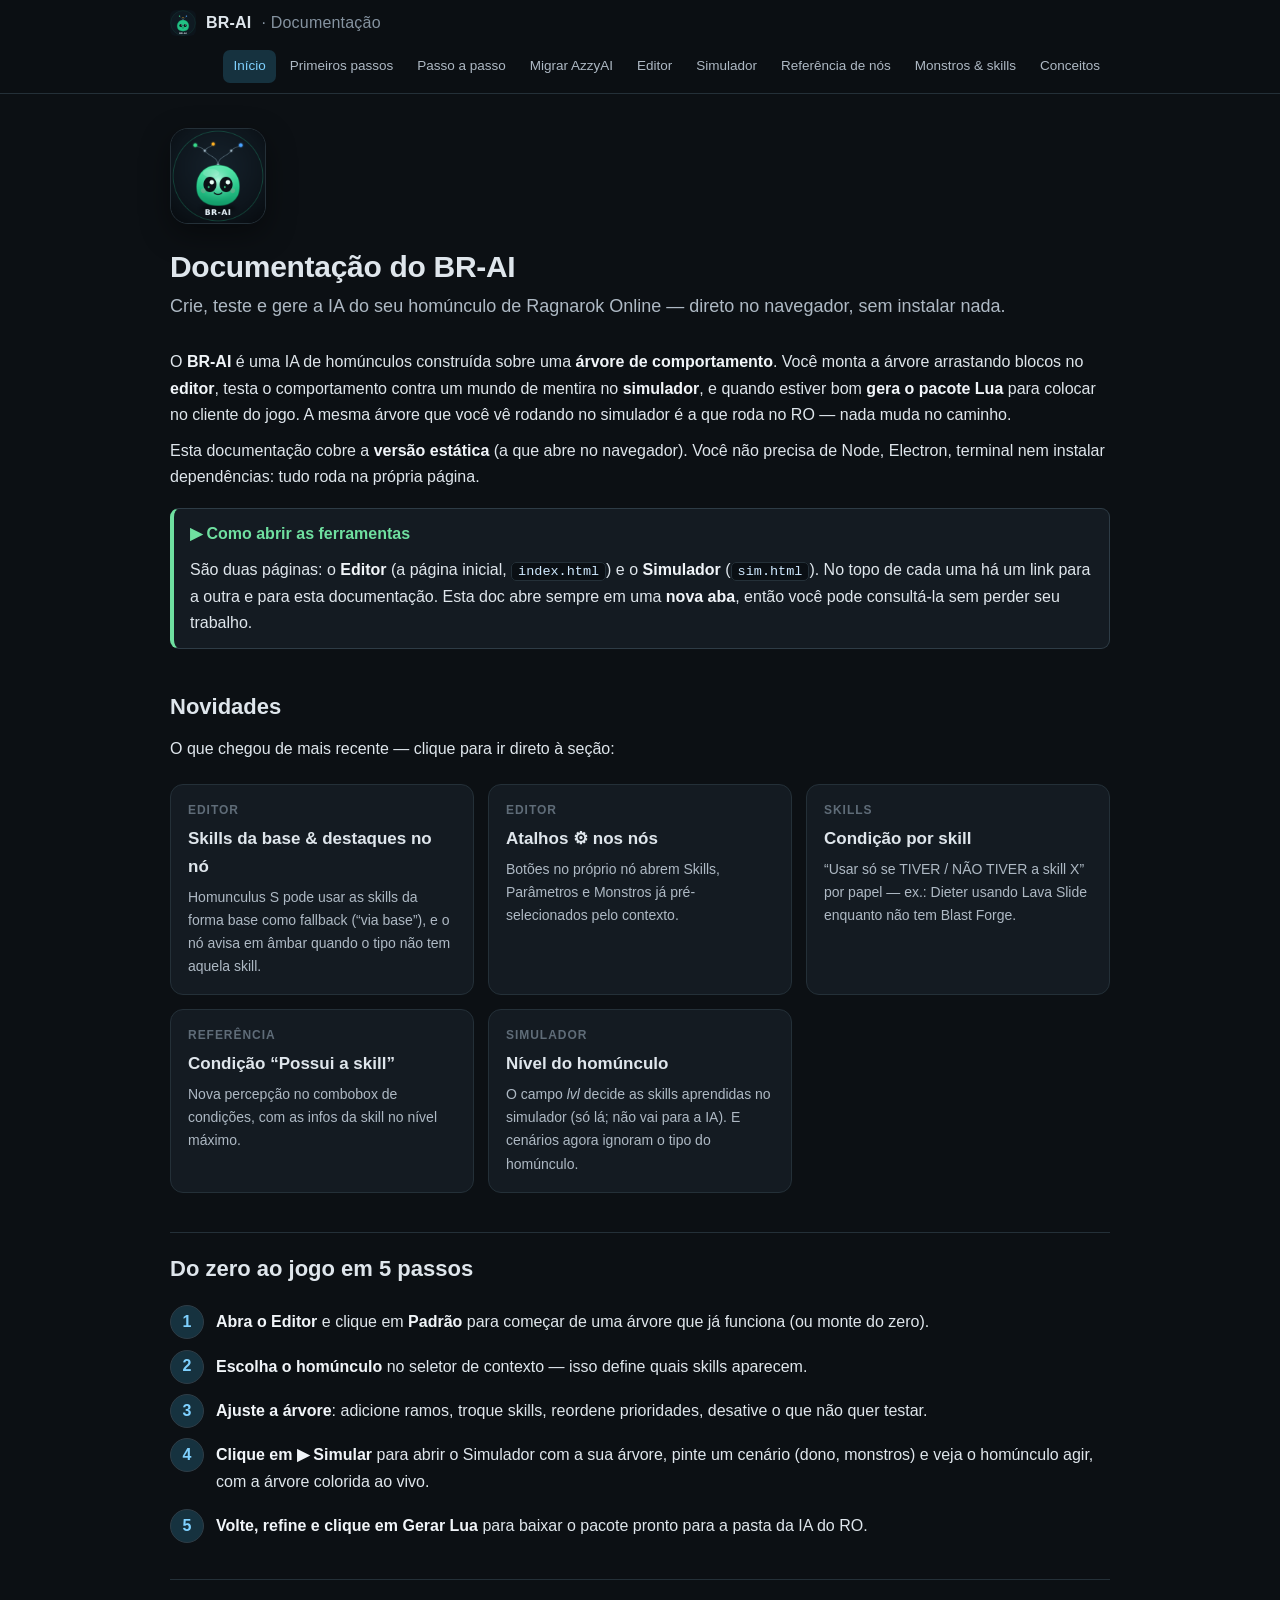
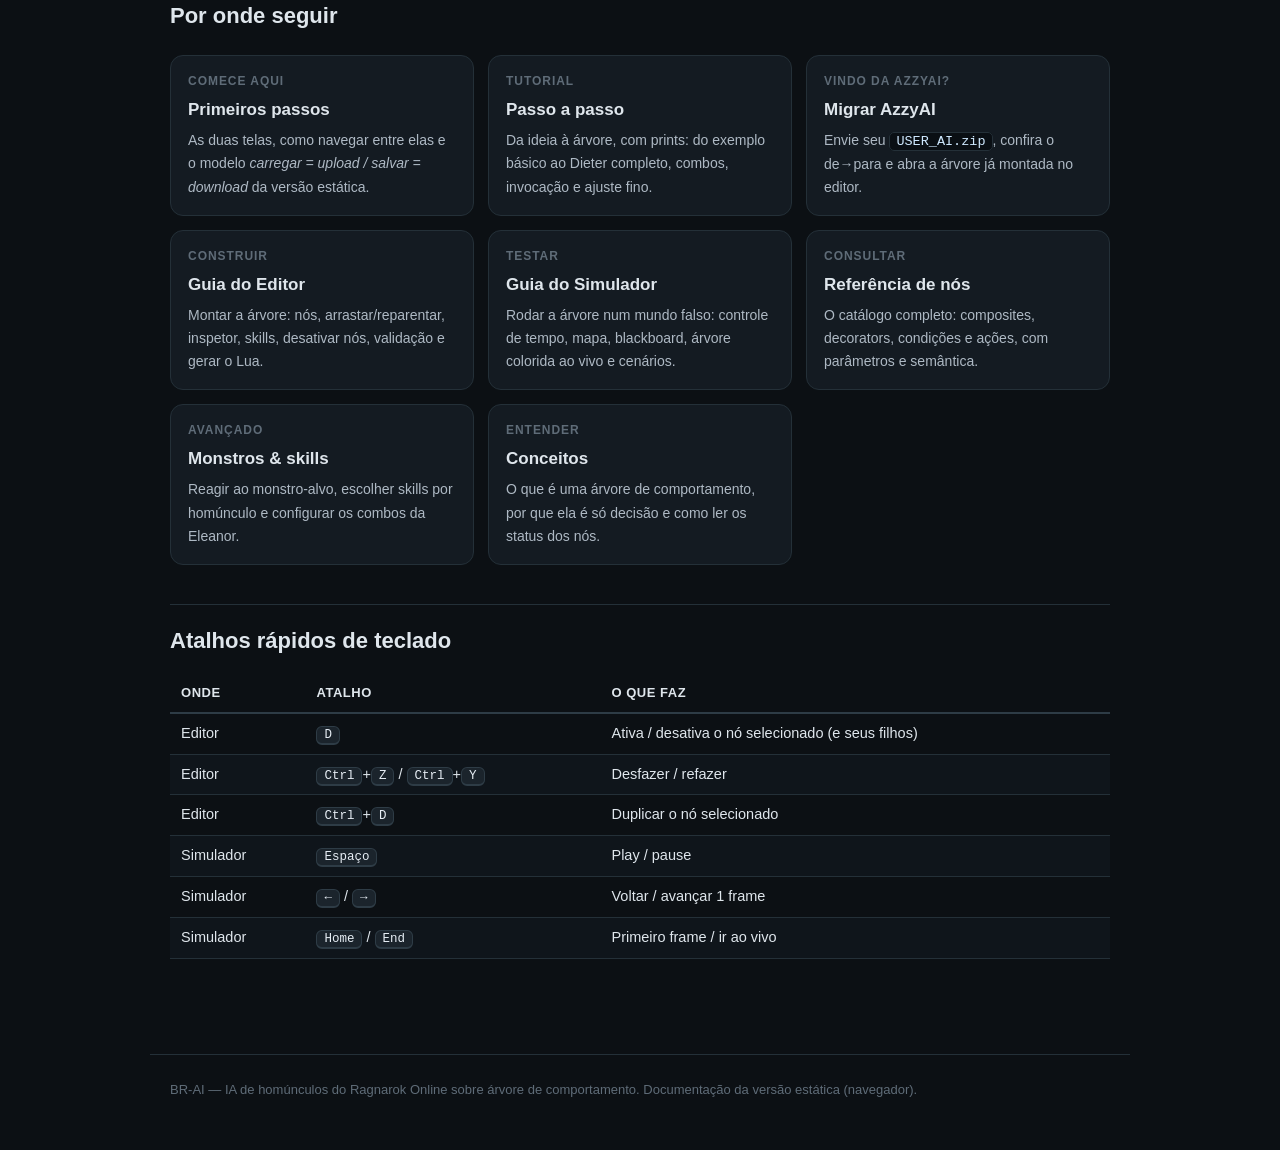
<file: docs/index.html>
<!DOCTYPE html>
<html lang="pt-BR">
<head>
<meta charset="UTF-8" />
<meta name="viewport" content="width=device-width, initial-scale=1" />
<title>Documentação — BR-AI</title>
<link rel="stylesheet" href="help.css" />
<link rel="icon" href="img/logo.svg" />
</head>
<body>
<header class="top">
  <div class="row">
    <a class="brand" href="index.html"><img src="img/logo.svg" alt="" /> BR-AI <span class="muted" style="font-weight:500">· Documentação</span></a>
    <nav>
      <a href="index.html" class="cur">Início</a>
      <a href="primeiros-passos.html">Primeiros passos</a>
      <a href="passo-a-passo.html">Passo a passo</a>
      <a href="migrar.html">Migrar AzzyAI</a>
      <a href="editor.html">Editor</a>
      <a href="simulador.html">Simulador</a>
      <a href="referencia-nos.html">Referência de nós</a>
      <a href="monstros-e-skills.html">Monstros &amp; skills</a>
      <a href="conceitos.html">Conceitos</a>
    </nav>
  </div>
</header>

<main>
  <div class="hero">
    <img src="img/logo-hero.png" alt="Avatar do BR-AI" />
    <div class="t">
      <h1>Documentação do BR-AI</h1>
      <p class="lead">Crie, teste e gere a IA do seu homúnculo de Ragnarok Online — direto no navegador, sem instalar nada.</p>
    </div>
  </div>

  <p>O <strong>BR-AI</strong> é uma IA de homúnculos construída sobre uma <strong>árvore de comportamento</strong>. Você monta a árvore arrastando blocos no <strong>editor</strong>, testa o comportamento contra um mundo de mentira no <strong>simulador</strong>, e quando estiver bom <strong>gera o pacote Lua</strong> para colocar no cliente do jogo. A mesma árvore que você vê rodando no simulador é a que roda no RO — nada muda no caminho.</p>

  <p>Esta documentação cobre a <strong>versão estática</strong> (a que abre no navegador). Você não precisa de Node, Electron, terminal nem instalar dependências: tudo roda na própria página.</p>

  <div class="box tip">
    <div class="h">▶ Como abrir as ferramentas</div>
    <p>São duas páginas: o <strong>Editor</strong> (a página inicial, <code>index.html</code>) e o <strong>Simulador</strong> (<code>sim.html</code>). No topo de cada uma há um link para a outra e para esta documentação. Esta doc abre sempre em uma <strong>nova aba</strong>, então você pode consultá-la sem perder seu trabalho.</p>
  </div>

  <h2>Novidades</h2>
  <p>O que chegou de mais recente — clique para ir direto à seção:</p>
  <div class="cards">
    <a class="card" href="editor.html#destaque">
      <div class="k">Editor</div>
      <h3>Skills da base &amp; destaques no nó</h3>
      <p>Homunculus S pode usar as skills da forma base como fallback (“via base”), e o nó avisa em âmbar quando o tipo não tem aquela skill.</p>
    </a>
    <a class="card" href="editor.html#atalhos">
      <div class="k">Editor</div>
      <h3>Atalhos ⚙ nos nós</h3>
      <p>Botões no próprio nó abrem Skills, Parâmetros e Monstros já pré-selecionados pelo contexto.</p>
    </a>
    <a class="card" href="monstros-e-skills.html#condicao-skill">
      <div class="k">Skills</div>
      <h3>Condição por skill</h3>
      <p>“Usar só se TIVER / NÃO TIVER a skill X” por papel — ex.: Dieter usando Lava Slide enquanto não tem Blast Forge.</p>
    </a>
    <a class="card" href="referencia-nos.html#skills-cond">
      <div class="k">Referência</div>
      <h3>Condição “Possui a skill”</h3>
      <p>Nova percepção no combobox de condições, com as infos da skill no nível máximo.</p>
    </a>
    <a class="card" href="simulador.html#lvl">
      <div class="k">Simulador</div>
      <h3>Nível do homúnculo</h3>
      <p>O campo <em>lvl</em> decide as skills aprendidas no simulador (só lá; não vai para a IA). E cenários agora ignoram o tipo do homúnculo.</p>
    </a>
  </div>

  <h2>Do zero ao jogo em 5 passos</h2>
  <ol class="steps">
    <li><strong>Abra o Editor</strong> e clique em <strong>Padrão</strong> para começar de uma árvore que já funciona (ou monte do zero).</li>
    <li><strong>Escolha o homúnculo</strong> no seletor de contexto — isso define quais skills aparecem.</li>
    <li><strong>Ajuste a árvore</strong>: adicione ramos, troque skills, reordene prioridades, desative o que não quer testar.</li>
    <li><strong>Clique em ▶ Simular</strong> para abrir o Simulador com a sua árvore, pinte um cenário (dono, monstros) e veja o homúnculo agir, com a árvore colorida ao vivo.</li>
    <li class="last"><strong>Volte, refine e clique em Gerar Lua</strong> para baixar o pacote pronto para a pasta da IA do RO.</li>
  </ol>

  <h2>Por onde seguir</h2>
  <div class="cards">
    <a class="card" href="primeiros-passos.html">
      <div class="k">Comece aqui</div>
      <h3>Primeiros passos</h3>
      <p>As duas telas, como navegar entre elas e o modelo <em>carregar = upload / salvar = download</em> da versão estática.</p>
    </a>
    <a class="card" href="passo-a-passo.html">
      <div class="k">Tutorial</div>
      <h3>Passo a passo</h3>
      <p>Da ideia à árvore, com prints: do exemplo básico ao Dieter completo, combos, invoca&ccedil;&atilde;o e ajuste fino.</p>
    </a>
    <a class="card" href="migrar.html">
      <div class="k">Vindo da AzzyAI?</div>
      <h3>Migrar AzzyAI</h3>
      <p>Envie seu <code>USER_AI.zip</code>, confira o de&rarr;para e abra a árvore já montada no editor.</p>
    </a>
    <a class="card" href="editor.html">
      <div class="k">Construir</div>
      <h3>Guia do Editor</h3>
      <p>Montar a árvore: nós, arrastar/reparentar, inspetor, skills, desativar nós, validação e gerar o Lua.</p>
    </a>
    <a class="card" href="simulador.html">
      <div class="k">Testar</div>
      <h3>Guia do Simulador</h3>
      <p>Rodar a árvore num mundo falso: controle de tempo, mapa, blackboard, árvore colorida ao vivo e cenários.</p>
    </a>
    <a class="card" href="referencia-nos.html">
      <div class="k">Consultar</div>
      <h3>Referência de nós</h3>
      <p>O catálogo completo: composites, decorators, condições e ações, com parâmetros e semântica.</p>
    </a>
    <a class="card" href="monstros-e-skills.html">
      <div class="k">Avançado</div>
      <h3>Monstros &amp; skills</h3>
      <p>Reagir ao monstro-alvo, escolher skills por homúnculo e configurar os combos da Eleanor.</p>
    </a>
    <a class="card" href="conceitos.html">
      <div class="k">Entender</div>
      <h3>Conceitos</h3>
      <p>O que é uma árvore de comportamento, por que ela é só decisão e como ler os status dos nós.</p>
    </a>
  </div>

  <h2>Atalhos rápidos de teclado</h2>
  <table>
    <thead><tr><th>Onde</th><th>Atalho</th><th>O que faz</th></tr></thead>
    <tbody>
      <tr><td>Editor</td><td><kbd>D</kbd></td><td>Ativa / desativa o nó selecionado (e seus filhos)</td></tr>
      <tr><td>Editor</td><td><kbd>Ctrl</kbd>+<kbd>Z</kbd> / <kbd>Ctrl</kbd>+<kbd>Y</kbd></td><td>Desfazer / refazer</td></tr>
      <tr><td>Editor</td><td><kbd>Ctrl</kbd>+<kbd>D</kbd></td><td>Duplicar o nó selecionado</td></tr>
      <tr><td>Simulador</td><td><kbd>Espaço</kbd></td><td>Play / pause</td></tr>
      <tr><td>Simulador</td><td><kbd>←</kbd> / <kbd>→</kbd></td><td>Voltar / avançar 1 frame</td></tr>
      <tr><td>Simulador</td><td><kbd>Home</kbd> / <kbd>End</kbd></td><td>Primeiro frame / ir ao vivo</td></tr>
    </tbody>
  </table>
</main>

<footer>
  BR-AI — IA de homúnculos do Ragnarok Online sobre árvore de comportamento. Documentação da versão estática (navegador).
</footer>
</body>
</html>
</file>
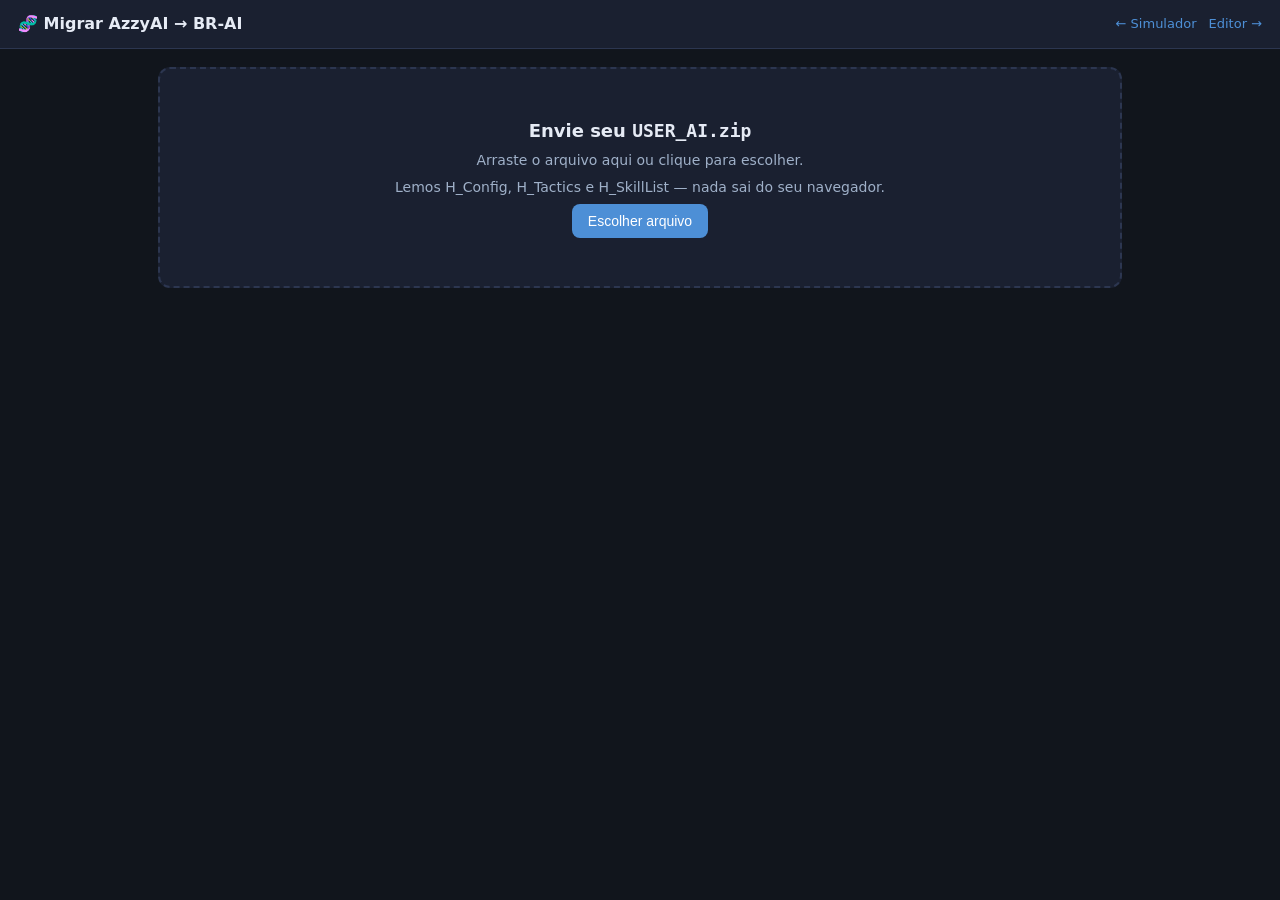
<file: migrar.html>
<!doctype html>
<html lang="pt-BR">
<head>
  <meta charset="utf-8" />
  <meta name="viewport" content="width=device-width, initial-scale=1" />
  <title>Migrar AzzyAI → BR-AI</title><link rel="icon" href="favicon.ico" sizes="32x32" /><link rel="icon" href="favicon.svg" type="image/svg+xml" /><link rel="apple-touch-icon" href="apple-touch-icon.png" /><link rel="manifest" href="site.webmanifest" />
  <style>
    :root { --bg:#11151c; --panel:#1a2030; --panel2:#222a3d; --ink:#e6ebf5; --muted:#9fb0c8; --line:#2c3650;
            --accent:#4d8fd6; --ok:#46c46a; --warn:#d8a13a; --note:#a0a8bb; --pink:#d76aa0; }
    * { box-sizing:border-box; }
    body { margin:0; background:var(--bg); color:var(--ink); font:14px/1.5 system-ui, "Segoe UI", Roboto, sans-serif; }
    header { display:flex; align-items:center; gap:12px; padding:12px 18px; background:var(--panel); border-bottom:1px solid var(--line); }
    header h1 { font-size:16px; margin:0; font-weight:600; }
    header .sp { flex:1; }
    a.nav { color:var(--accent); text-decoration:none; font-size:13px; }
    a.nav:hover { text-decoration:underline; }
    main { max-width:1000px; margin:0 auto; padding:18px; }
    .step { display:none; }
    .step.active { display:block; }
    .drop { border:2px dashed var(--line); border-radius:12px; padding:48px 24px; text-align:center; background:var(--panel);
            transition:border-color .15s, background .15s; cursor:pointer; }
    .drop.drag { border-color:var(--accent); background:var(--panel2); }
    .drop.busy { opacity:.6; pointer-events:none; }
    .drop h2 { margin:0 0 6px; font-size:18px; }
    .drop p { color:var(--muted); margin:6px 0; }
    .btn { background:var(--accent); color:#fff; border:0; border-radius:8px; padding:9px 16px; font-size:14px; cursor:pointer; }
    .btn:hover { filter:brightness(1.08); }
    .btn.ghost { background:transparent; border:1px solid var(--line); color:var(--ink); }
    .btn:disabled { opacity:.5; cursor:default; }
    .row { display:flex; gap:10px; align-items:center; flex-wrap:wrap; }
    .muted { color:var(--muted); }
    .summary { display:flex; gap:10px; flex-wrap:wrap; margin:14px 0; }
    .pill { background:var(--panel); border:1px solid var(--line); border-radius:20px; padding:6px 14px; font-size:13px; }
    .pill b { color:var(--ink); font-size:15px; }
    .pill.ok b { color:var(--ok); } .pill.warn b { color:var(--warn); } .pill.acc b { color:var(--accent); }
    section.card { background:var(--panel); border:1px solid var(--line); border-radius:10px; margin:12px 0; overflow:hidden; }
    section.card > h3 { margin:0; padding:10px 14px; background:var(--panel2); font-size:14px; border-bottom:1px solid var(--line);
                        cursor:pointer; display:flex; align-items:center; gap:8px; }
    section.card.groups > h3 { cursor:default; }
    section.card > h3 .count { margin-left:auto; color:var(--muted); font-weight:400; font-size:12px; }
    table { width:100%; border-collapse:collapse; }
    td { padding:7px 14px; border-top:1px solid var(--line); vertical-align:top; font-size:13px; }
    td.from { color:var(--muted); width:42%; }
    td.arrow { color:var(--line); width:18px; text-align:center; }
    .badge { display:inline-block; min-width:18px; text-align:center; border-radius:5px; padding:1px 6px; font-size:11px; margin-right:6px; }
    .badge.mapped { background:rgba(70,196,106,.15); color:var(--ok); }
    .badge.adjusted { background:rgba(216,161,58,.15); color:var(--warn); }
    .badge.note { background:rgba(160,168,187,.15); color:var(--note); }
    .toolbar { position:sticky; bottom:0; background:linear-gradient(transparent, var(--bg) 30%); padding:16px 0 4px; display:flex; gap:10px; align-items:center; flex-wrap:wrap; }
    select { background:var(--panel2); color:var(--ink); border:1px solid var(--line); border-radius:7px; padding:7px 10px; }
    select:disabled { opacity:.45; }
    .applylbl { color:var(--muted); font-size:13px; }
    .chk { display:inline-flex; align-items:center; gap:5px; font-size:13px; color:var(--muted); cursor:pointer; user-select:none; }
    .chk input { accent-color:var(--accent); }
    .chk input:disabled { opacity:.5; }
    .gbeh { font-size:12px; color:var(--muted); white-space:nowrap; }
    .gbeh.warn { color:var(--warn); }
    input.gname, input.mname { background:var(--panel2); color:var(--ink); border:1px solid var(--line); border-radius:6px; padding:5px 9px; font-size:13px; width:300px; max-width:48vw; }
    input.gname:focus, input.mname:focus { outline:none; border-color:var(--accent); }
    .err { color:#e87070; }
    .files { font-size:12px; color:var(--muted); margin-top:10px; }
    .files code { background:var(--panel2); padding:1px 5px; border-radius:4px; }
    .loading { position:fixed; inset:0; background:rgba(10,14,20,.72); display:flex; flex-direction:column; align-items:center;
               justify-content:center; gap:16px; z-index:50; }
    .spinner { width:46px; height:46px; border:4px solid var(--line); border-top-color:var(--accent); border-radius:50%; animation:spin .8s linear infinite; }
    @keyframes spin { to { transform:rotate(360deg); } }
    #loadingMsg { color:var(--ink); font-size:15px; }
  </style>
</head>
<body>
  <header>
    <h1>🧬 Migrar AzzyAI → BR-AI</h1>
    <span class="sp"></span>
    <a class="nav" href="./sim.html">← Simulador</a>
    <a class="nav" href="./editor.html">Editor →</a>
  </header>
  <main>
    <!-- PASSO 1: enviar -->
    <div class="step active" id="step1">
      <div class="drop" id="drop">
        <h2>Envie seu <code>USER_AI.zip</code></h2>
        <p>Arraste o arquivo aqui ou clique para escolher.</p>
        <p class="muted">Lemos H_Config, H_Tactics e H_SkillList — nada sai do seu navegador.</p>
        <input type="file" id="file" accept=".zip" style="display:none" />
        <button class="btn" id="pick">Escolher arquivo</button>
      </div>
      <div class="files" id="detected"></div>
      <p class="err" id="err1"></p>
    </div>

    <!-- PASSO 2: revisar de->para -->
    <div class="step" id="step2">
      <div class="row">
        <strong id="title2">Migração</strong>
        <span class="sp" style="flex:1"></span>
        <label class="muted">Homúnculo:&nbsp;</label>
        <select id="homunSel" title="Tipo do homúnculo (define as skills)">
          <option value="4">Vanilmirth</option><option value="1">Lif</option><option value="2">Amistr</option><option value="3">Filir</option>
          <option value="48">Eira</option><option value="49">Bayeri</option><option value="50">Sera</option><option value="51">Dieter</option><option value="52">Eleanor</option>
        </select>
        <label class="muted" style="margin-left:6px">base&nbsp;</label>
        <select id="baseSel" disabled title="Forma base — só para Homunculus S (herda as skills da base)">
          <option value="0">—</option><option value="4">Vanilmirth</option><option value="2">Amistr</option><option value="3">Filir</option><option value="1">Lif</option>
        </select>
      </div>
      <div class="summary" id="summary"></div>
      <div id="sections"></div>
      <div class="toolbar">
        <span class="applylbl">Aplicar:</span>
        <label class="chk" title="Árvore de comportamento + ajustes + táticas (inclui os grupos de monstro)"><input type="checkbox" id="optTree" checked /> Árvore</label>
        <label class="chk" title="Catálogo de monstros e grupos (monsters.json)"><input type="checkbox" id="optMon" checked /> Monstros &amp; grupos</label>
        <label class="chk" title="Skills padrão por papel + nível (homun_skills.json)"><input type="checkbox" id="optSkills" checked /> Skills padrão</label>
        <span style="flex:1 0 8px"></span>
        <button class="btn" id="ok">✓ OK — abrir no editor</button>
        <button class="btn ghost" id="dl">⤓ Baixar relatório (.json)</button>
        <button class="btn ghost" id="again">↺ Recomeçar</button>
        <span class="muted" id="hint"></span>
      </div>
    </div>
  </main>

  <!-- overlay de carregamento (lendo o zip + convertendo) -->
  <div id="loading" class="loading" style="display:none">
    <div class="spinner"></div>
    <div id="loadingMsg">Lendo o arquivo…</div>
  </div>

  <!-- módulos do migrador (JS puro; expõem window.BRAI_*) -->
  <script src="assets/migration_bundle.12f0ca53c0.js"></script>
  <script src="assets/migration_ui.44c654fc59.js"></script>
</body>
</html>
</file>
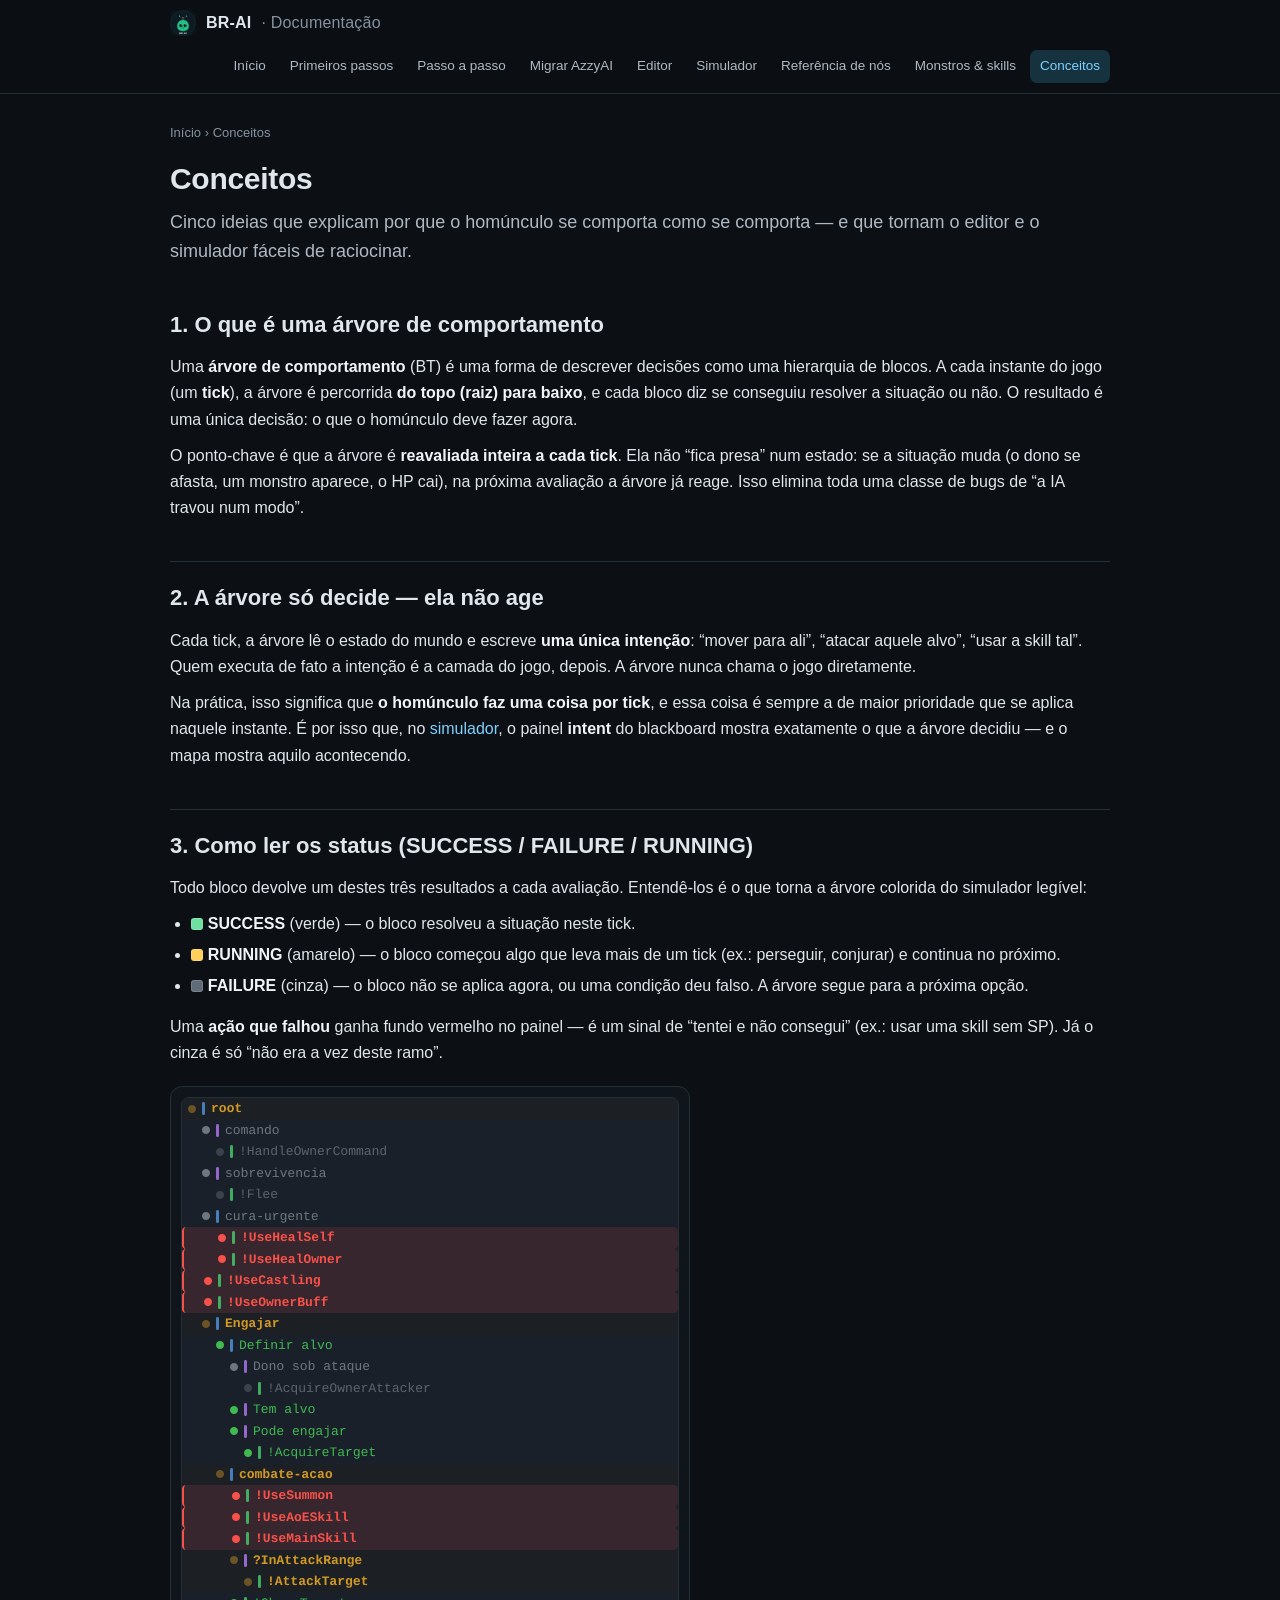
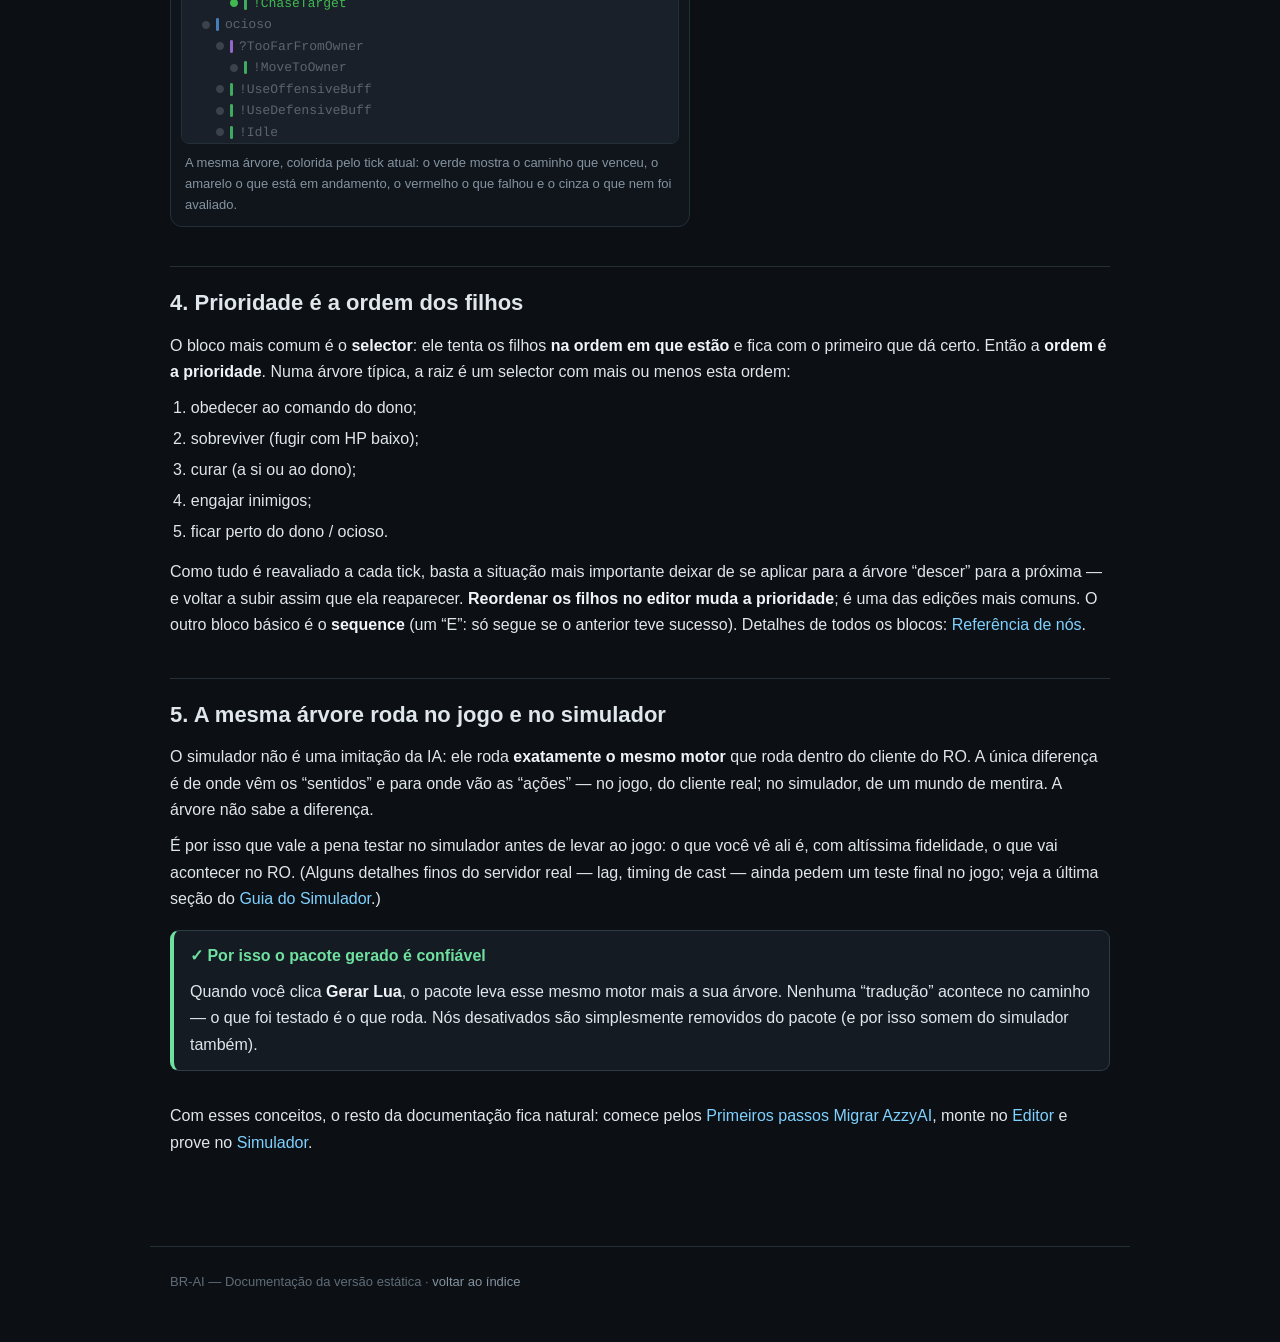
<file: docs/conceitos.html>
<!DOCTYPE html>
<html lang="pt-BR">
<head>
<meta charset="UTF-8" />
<meta name="viewport" content="width=device-width, initial-scale=1" />
<title>Conceitos — BR-AI</title>
<link rel="stylesheet" href="help.css" />
<link rel="icon" href="img/logo.svg" />
</head>
<body>
<header class="top">
  <div class="row">
    <a class="brand" href="index.html"><img src="img/logo.svg" alt="" /> BR-AI <span class="muted" style="font-weight:500">· Documentação</span></a>
    <nav>
      <a href="index.html">Início</a>
      <a href="primeiros-passos.html">Primeiros passos</a>
      <a href="passo-a-passo.html">Passo a passo</a>
      <a href="migrar.html">Migrar AzzyAI</a>
      <a href="editor.html">Editor</a>
      <a href="simulador.html">Simulador</a>
      <a href="referencia-nos.html">Referência de nós</a>
      <a href="monstros-e-skills.html">Monstros &amp; skills</a>
      <a href="conceitos.html" class="cur">Conceitos</a>
    </nav>
  </div>
</header>

<main>
  <div class="crumbs"><a href="index.html">Início</a> › Conceitos</div>
  <h1>Conceitos</h1>
  <p class="lead">Cinco ideias que explicam por que o homúnculo se comporta como se comporta — e que tornam o editor e o simulador fáceis de raciocinar.</p>

  <h2>1. O que é uma árvore de comportamento</h2>
  <p>Uma <strong>árvore de comportamento</strong> (BT) é uma forma de descrever decisões como uma hierarquia de blocos. A cada instante do jogo (um <strong>tick</strong>), a árvore é percorrida <strong>do topo (raiz) para baixo</strong>, e cada bloco diz se conseguiu resolver a situação ou não. O resultado é uma única decisão: o que o homúnculo deve fazer agora.</p>
  <p>O ponto-chave é que a árvore é <strong>reavaliada inteira a cada tick</strong>. Ela não “fica presa” num estado: se a situação muda (o dono se afasta, um monstro aparece, o HP cai), na próxima avaliação a árvore já reage. Isso elimina toda uma classe de bugs de “a IA travou num modo”.</p>

  <h2>2. A árvore só decide — ela não age</h2>
  <p>Cada tick, a árvore lê o estado do mundo e escreve <strong>uma única intenção</strong>: “mover para ali”, “atacar aquele alvo”, “usar a skill tal”. Quem executa de fato a intenção é a camada do jogo, depois. A árvore nunca chama o jogo diretamente.</p>
  <p>Na prática, isso significa que <strong>o homúnculo faz uma coisa por tick</strong>, e essa coisa é sempre a de maior prioridade que se aplica naquele instante. É por isso que, no <a href="simulador.html">simulador</a>, o painel <strong>intent</strong> do blackboard mostra exatamente o que a árvore decidiu — e o mapa mostra aquilo acontecendo.</p>

  <h2>3. Como ler os status (SUCCESS / FAILURE / RUNNING)</h2>
  <p>Todo bloco devolve um destes três resultados a cada avaliação. Entendê-los é o que torna a árvore colorida do simulador legível:</p>
  <ul>
    <li><span class="sw ok"></span><strong>SUCCESS</strong> (verde) — o bloco resolveu a situação neste tick.</li>
    <li><span class="sw run"></span><strong>RUNNING</strong> (amarelo) — o bloco começou algo que leva mais de um tick (ex.: perseguir, conjurar) e continua no próximo.</li>
    <li><span class="sw none"></span><strong>FAILURE</strong> (cinza) — o bloco não se aplica agora, ou uma condição deu falso. A árvore segue para a próxima opção.</li>
  </ul>
  <p>Uma <strong>ação que falhou</strong> ganha fundo vermelho no painel — é um sinal de “tentei e não consegui” (ex.: usar uma skill sem SP). Já o cinza é só “não era a vez deste ramo”.</p>
  <figure class="inline">
    <img src="img/sim-arvore-viva.png" alt="Árvore colorida ao vivo no simulador" />
    <figcaption>A mesma árvore, colorida pelo tick atual: o verde mostra o caminho que venceu, o amarelo o que está em andamento, o vermelho o que falhou e o cinza o que nem foi avaliado.</figcaption>
  </figure>

  <h2>4. Prioridade é a ordem dos filhos</h2>
  <p>O bloco mais comum é o <strong>selector</strong>: ele tenta os filhos <strong>na ordem em que estão</strong> e fica com o primeiro que dá certo. Então a <strong>ordem é a prioridade</strong>. Numa árvore típica, a raiz é um selector com mais ou menos esta ordem:</p>
  <ol>
    <li>obedecer ao comando do dono;</li>
    <li>sobreviver (fugir com HP baixo);</li>
    <li>curar (a si ou ao dono);</li>
    <li>engajar inimigos;</li>
    <li>ficar perto do dono / ocioso.</li>
  </ol>
  <p>Como tudo é reavaliado a cada tick, basta a situação mais importante deixar de se aplicar para a árvore “descer” para a próxima — e voltar a subir assim que ela reaparecer. <strong>Reordenar os filhos no editor muda a prioridade</strong>; é uma das edições mais comuns. O outro bloco básico é o <strong>sequence</strong> (um “E”: só segue se o anterior teve sucesso). Detalhes de todos os blocos: <a href="referencia-nos.html">Referência de nós</a>.</p>

  <h2>5. A mesma árvore roda no jogo e no simulador</h2>
  <p>O simulador não é uma imitação da IA: ele roda <strong>exatamente o mesmo motor</strong> que roda dentro do cliente do RO. A única diferença é de onde vêm os “sentidos” e para onde vão as “ações” — no jogo, do cliente real; no simulador, de um mundo de mentira. A árvore não sabe a diferença.</p>
  <p>É por isso que vale a pena testar no simulador antes de levar ao jogo: o que você vê ali é, com altíssima fidelidade, o que vai acontecer no RO. (Alguns detalhes finos do servidor real — lag, timing de cast — ainda pedem um teste final no jogo; veja a última seção do <a href="simulador.html">Guia do Simulador</a>.)</p>
  <div class="box tip">
    <div class="h">✓ Por isso o pacote gerado é confiável</div>
    <p>Quando você clica <strong>Gerar Lua</strong>, o pacote leva esse mesmo motor mais a sua árvore. Nenhuma “tradução” acontece no caminho — o que foi testado é o que roda. Nós desativados são simplesmente removidos do pacote (e por isso somem do simulador também).</p>
  </div>

  <p style="margin-top:2em">Com esses conceitos, o resto da documentação fica natural: comece pelos <a href="primeiros-passos.html">Primeiros passos</a>
      <a href="migrar.html">Migrar AzzyAI</a>, monte no <a href="editor.html">Editor</a> e prove no <a href="simulador.html">Simulador</a>.</p>
</main>

<footer>
  BR-AI — Documentação da versão estática · <a href="index.html">voltar ao índice</a>
</footer>
</body>
</html>
</file>
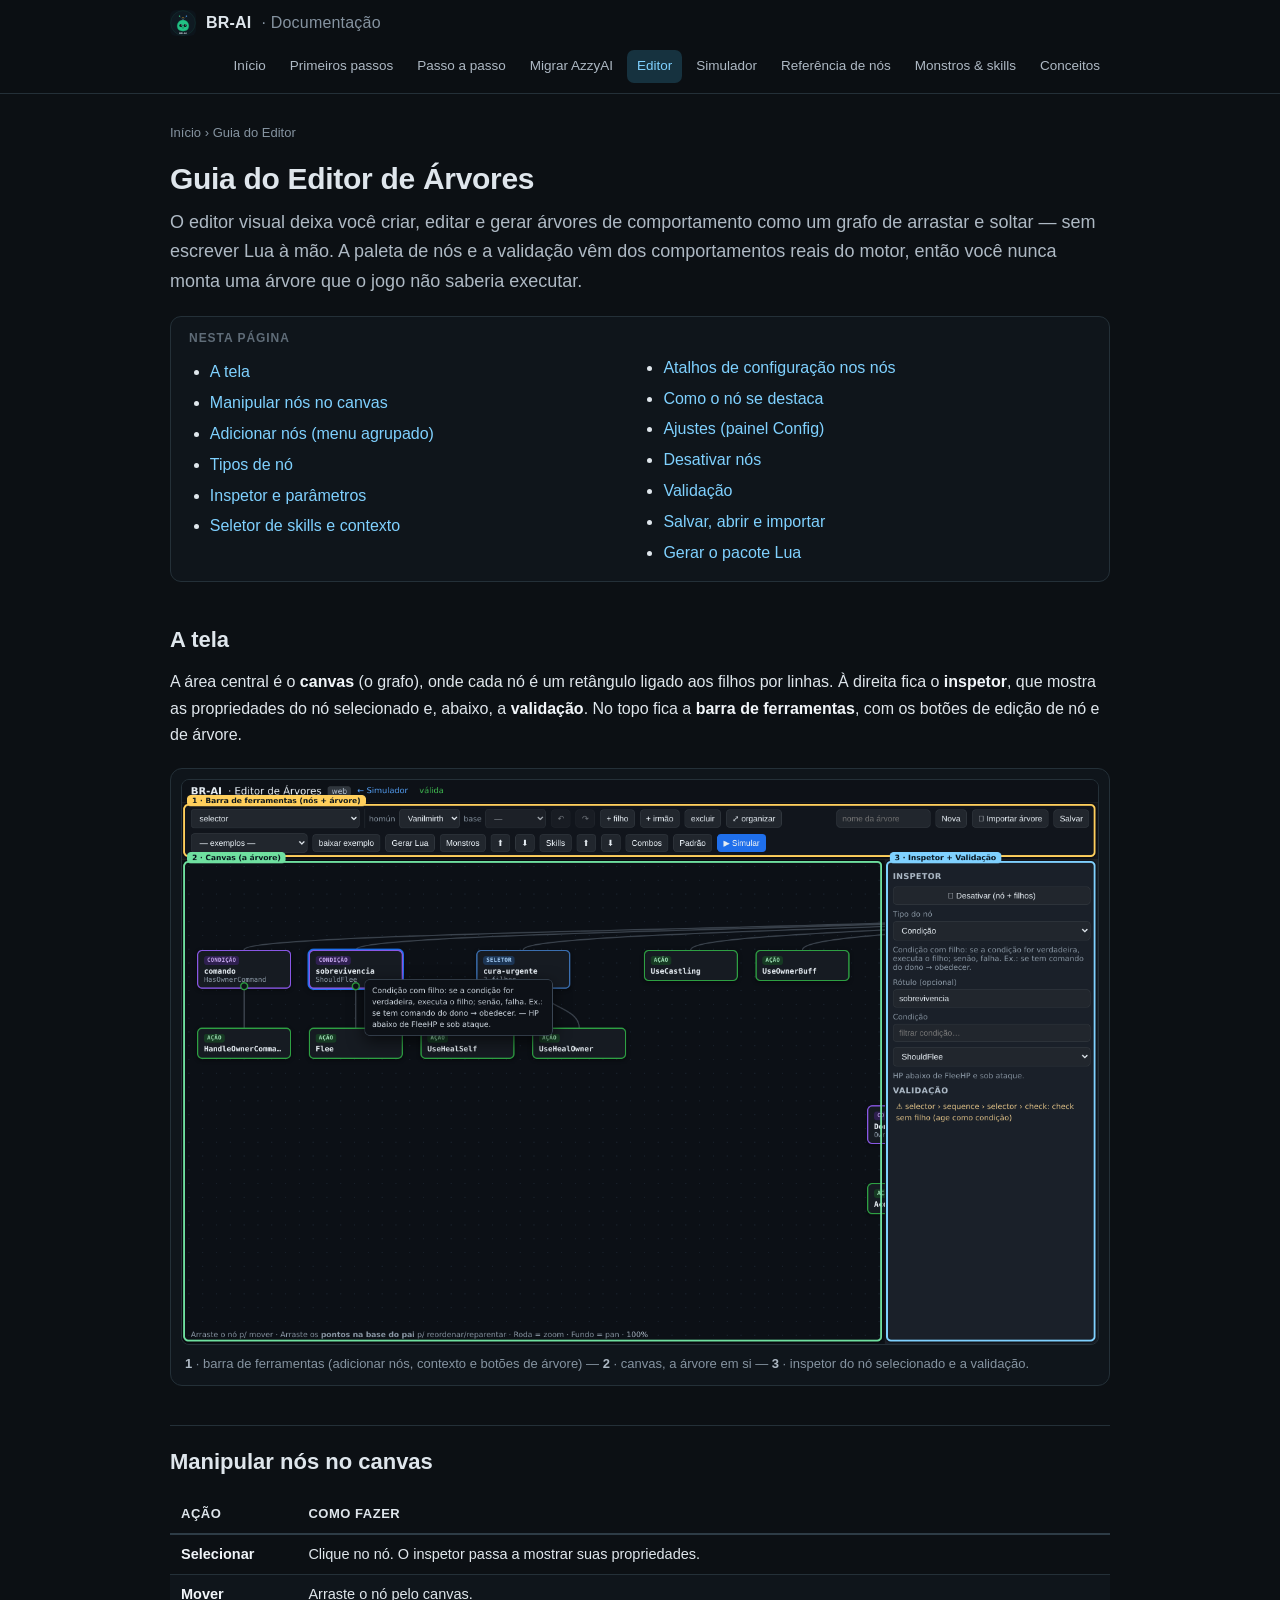
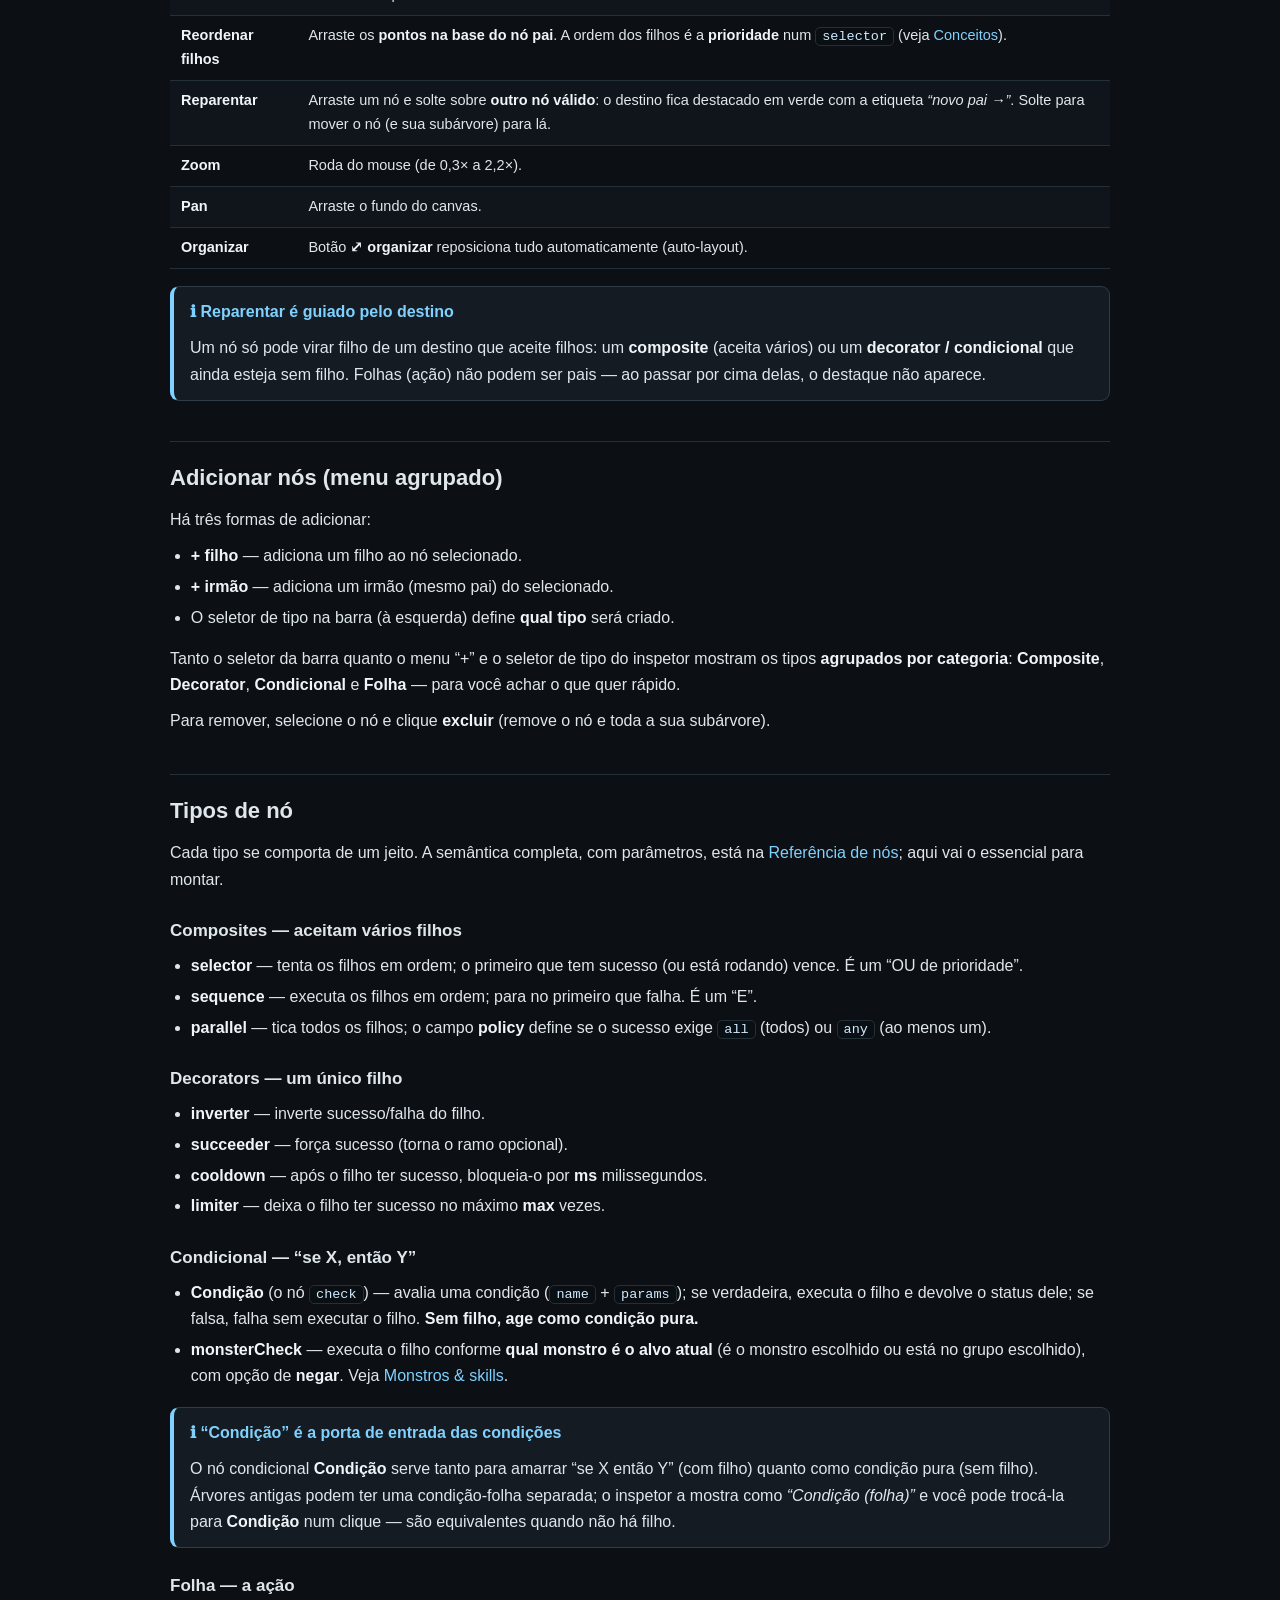
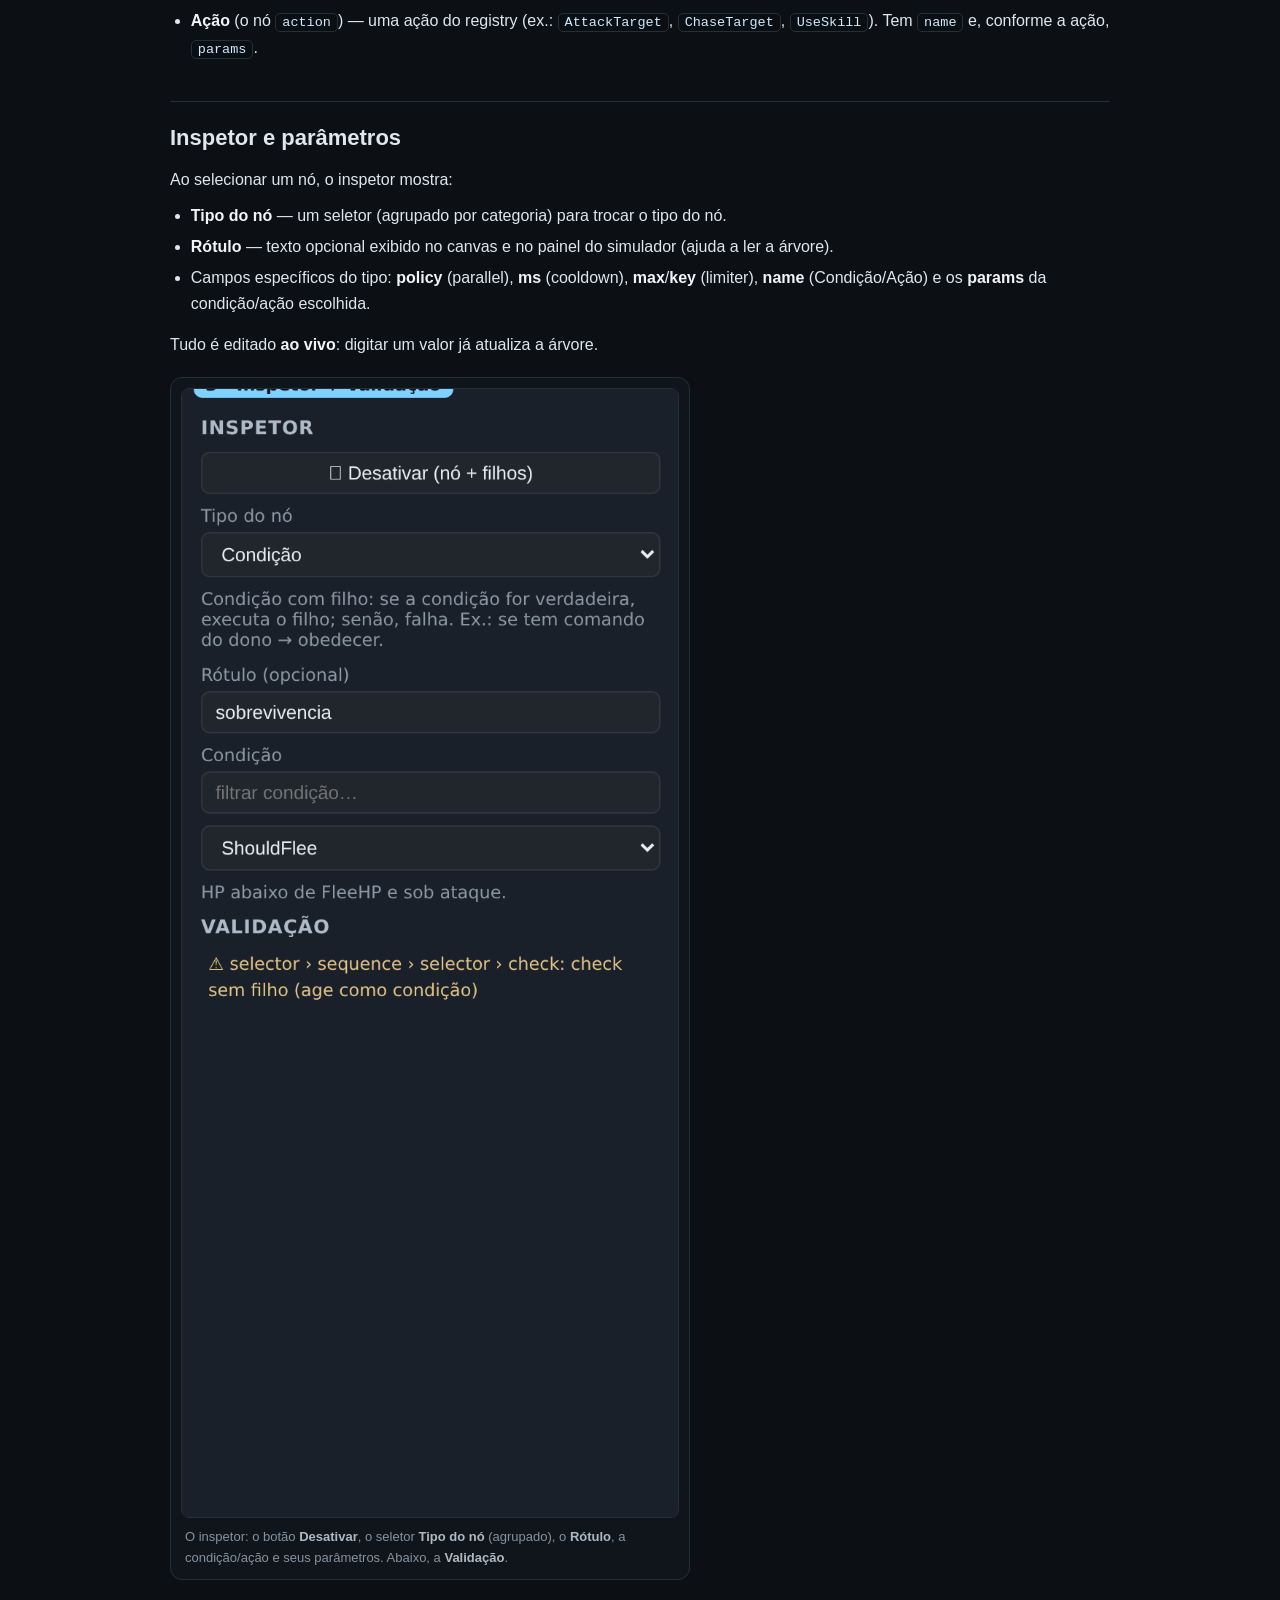
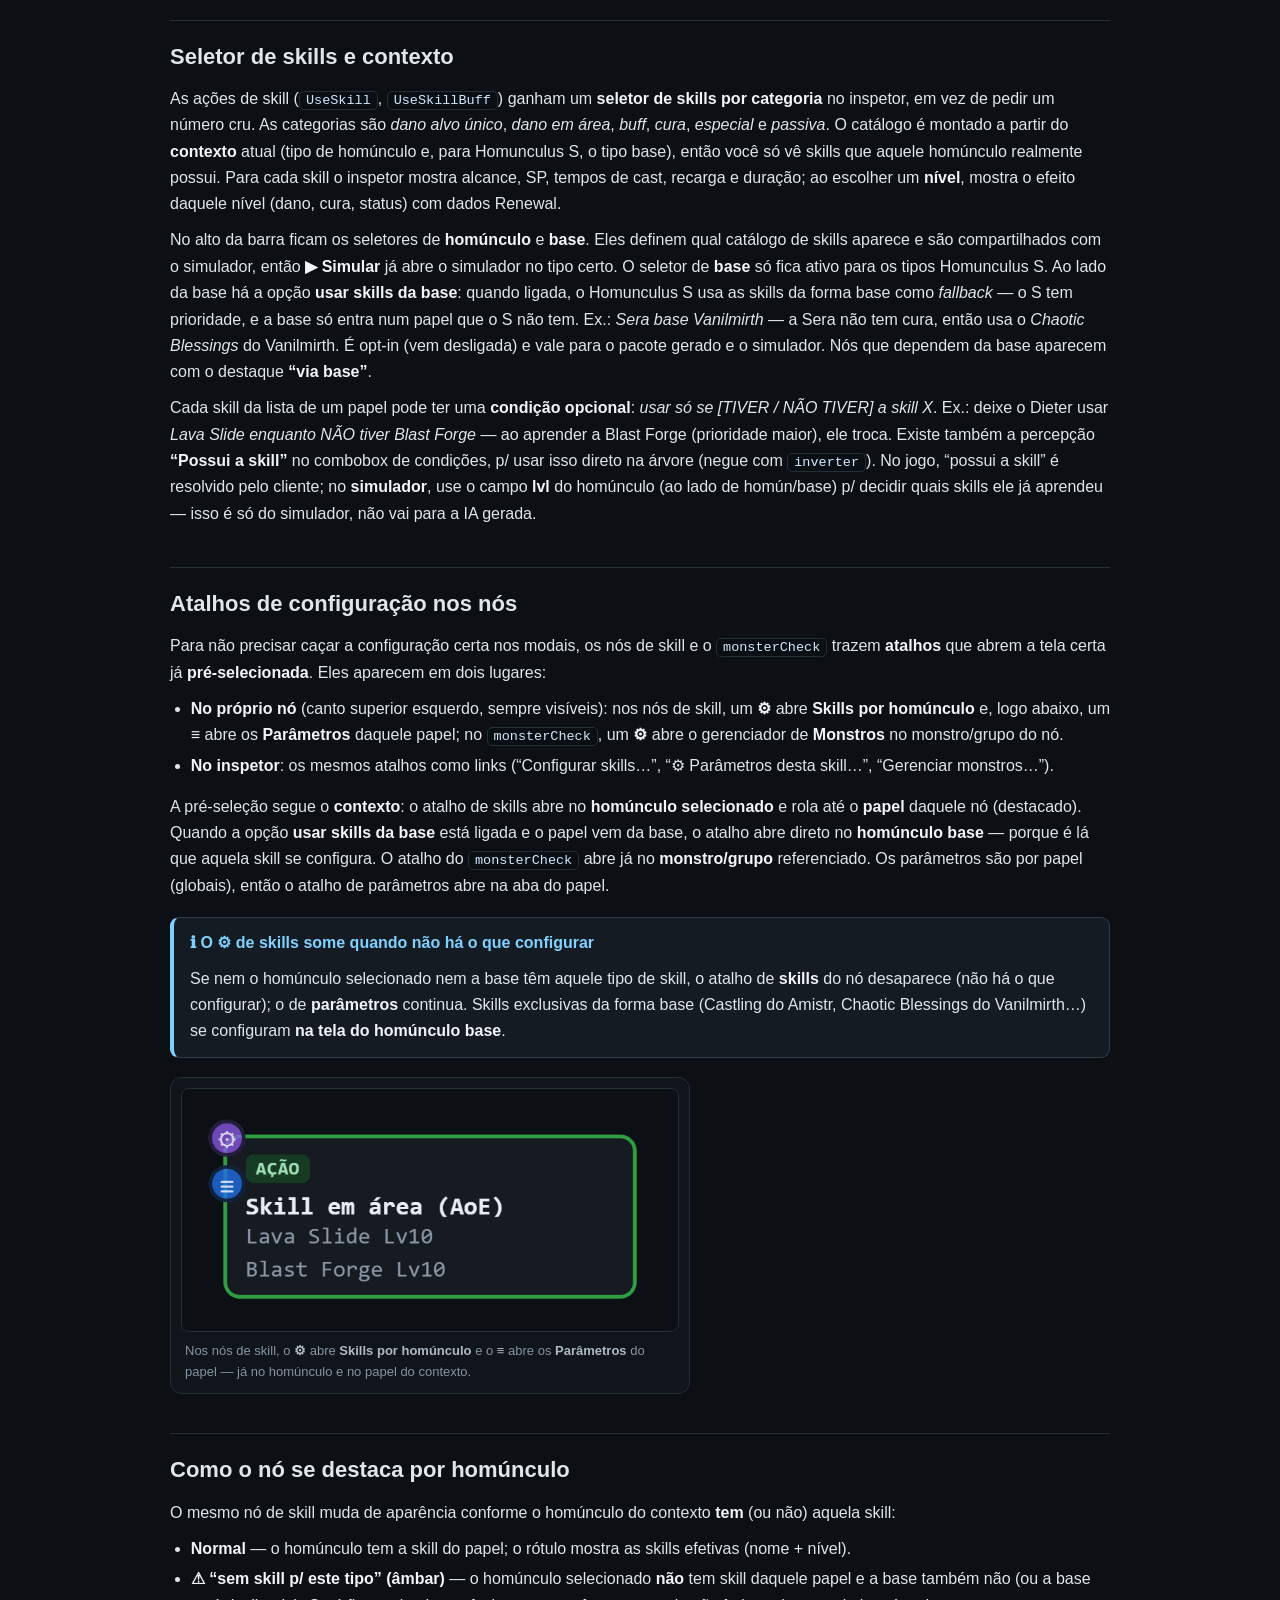
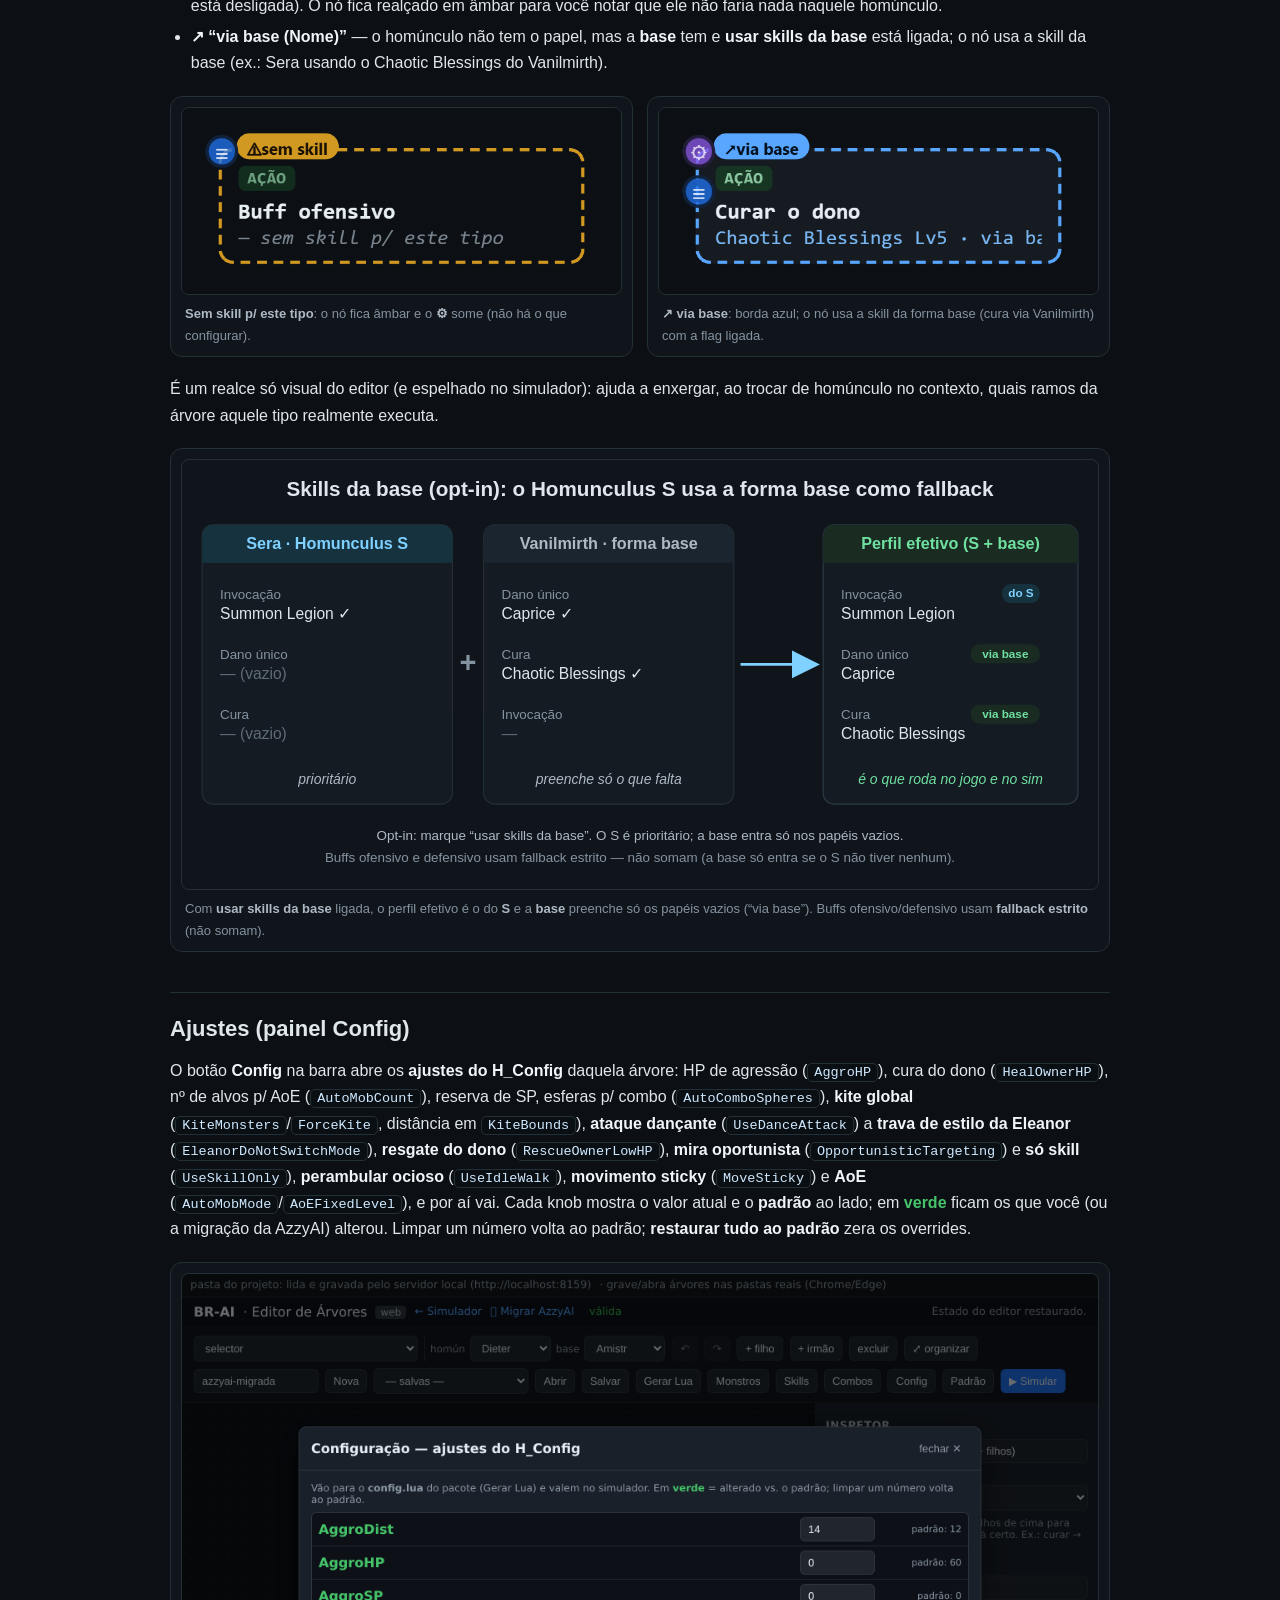
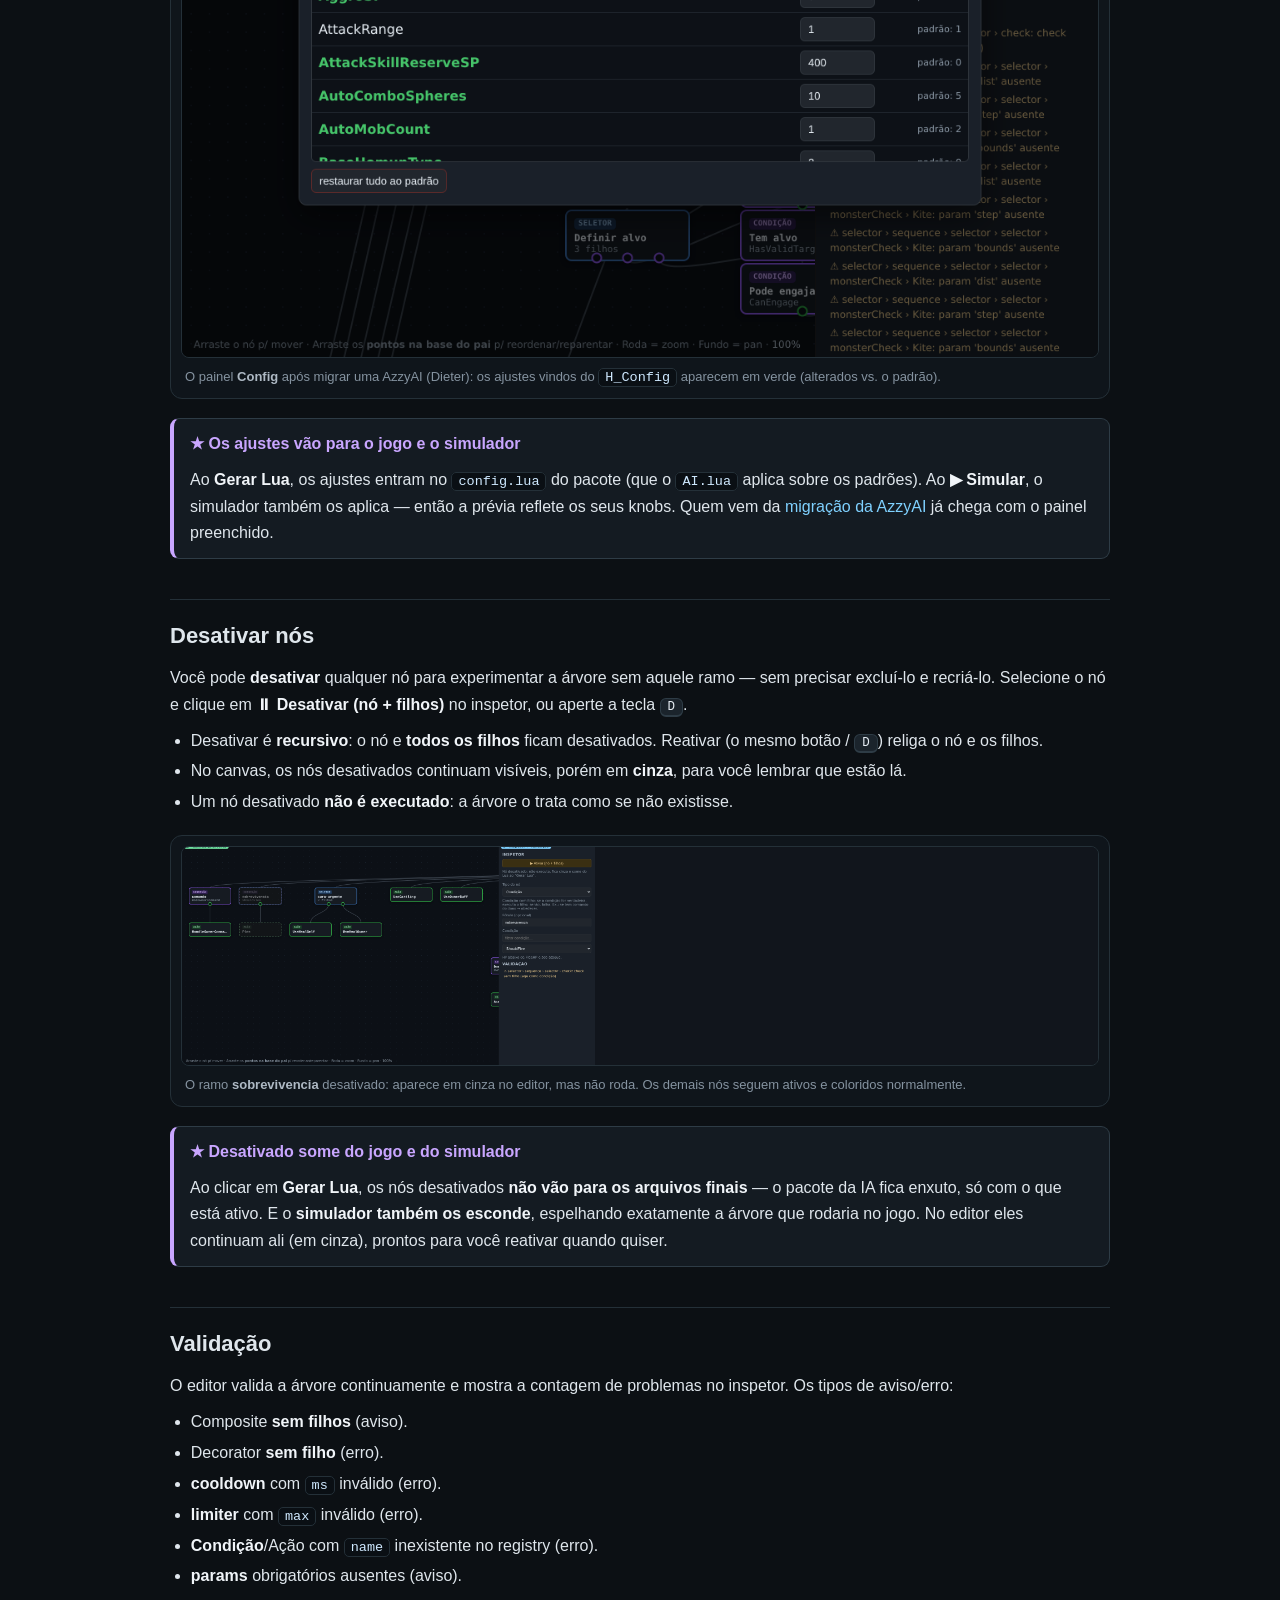
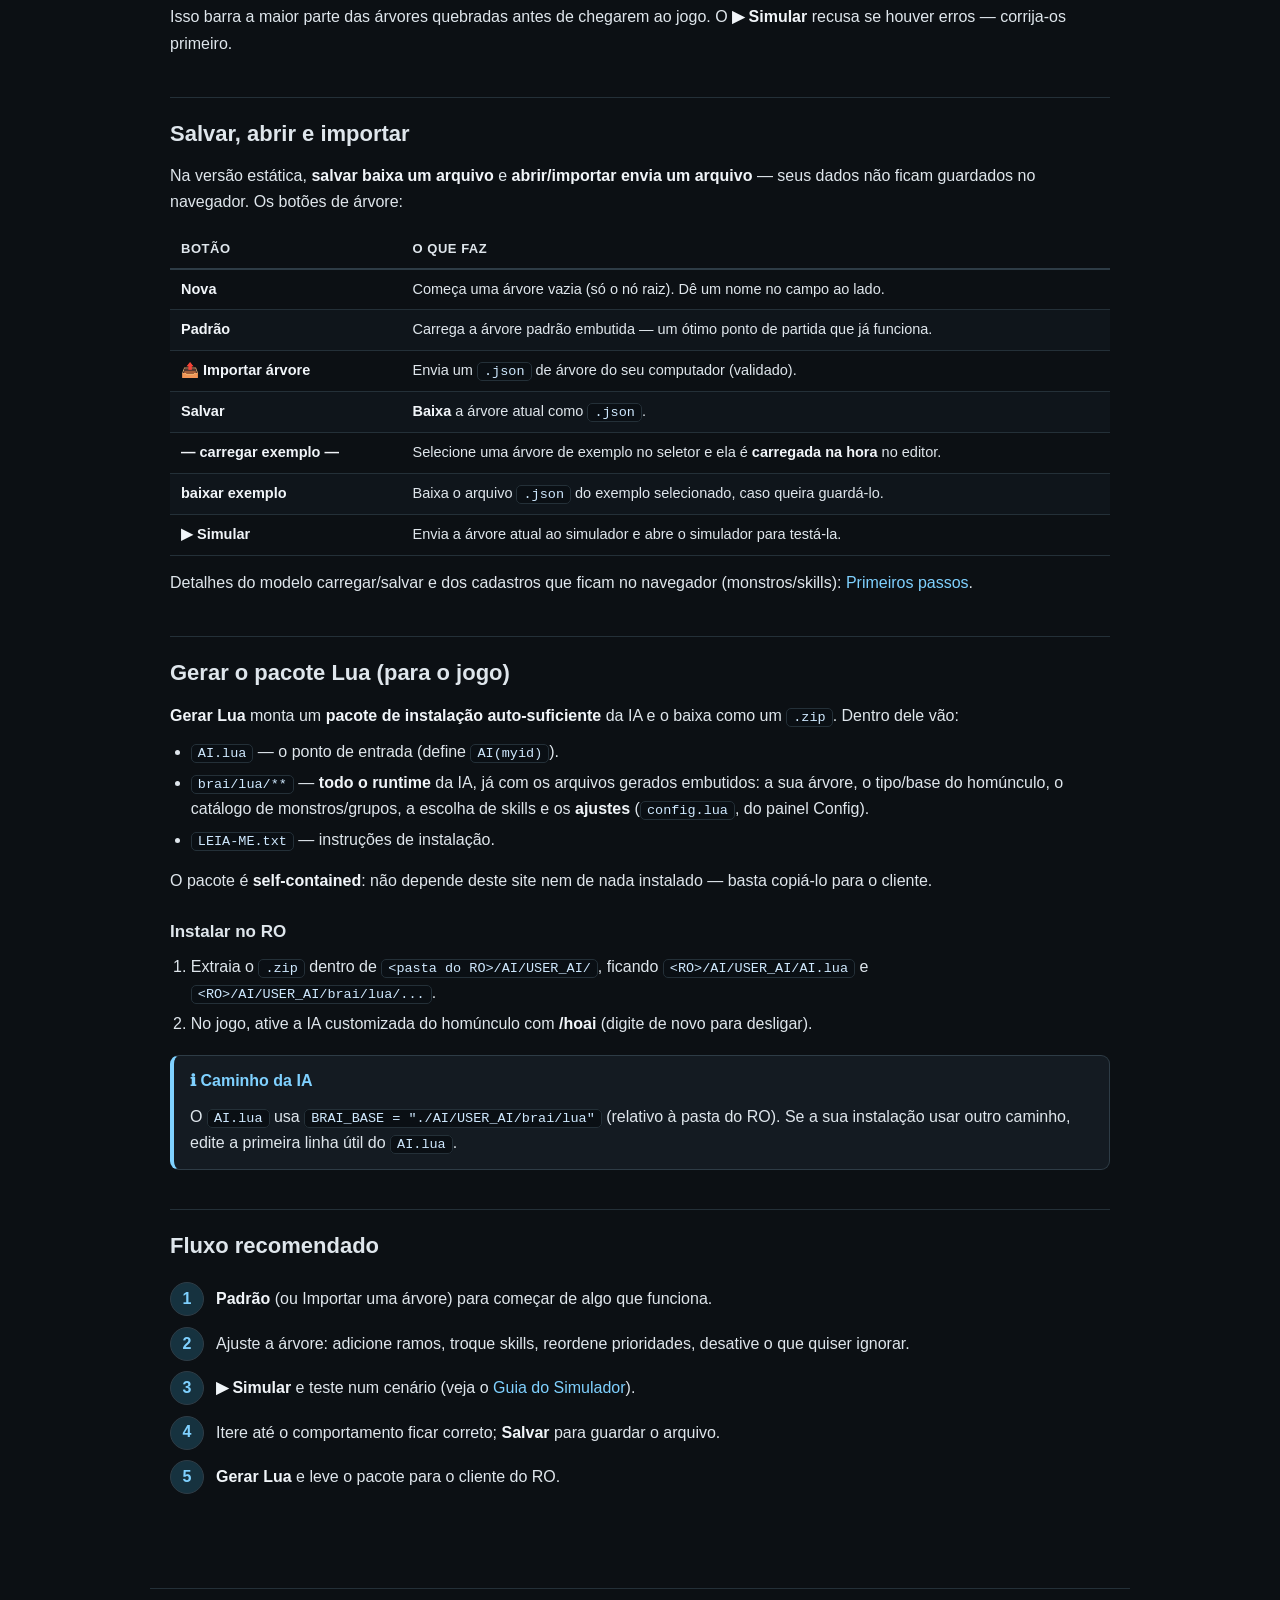
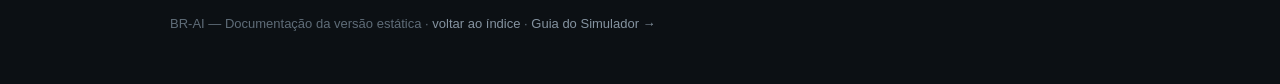
<file: docs/editor.html>
<!DOCTYPE html>
<html lang="pt-BR">
<head>
<meta charset="UTF-8" />
<meta name="viewport" content="width=device-width, initial-scale=1" />
<title>Guia do Editor — BR-AI</title>
<link rel="stylesheet" href="help.css" />
<link rel="icon" href="img/logo.svg" />
</head>
<body>
<header class="top">
  <div class="row">
    <a class="brand" href="index.html"><img src="img/logo.svg" alt="" /> BR-AI <span class="muted" style="font-weight:500">· Documentação</span></a>
    <nav>
      <a href="index.html">Início</a>
      <a href="primeiros-passos.html">Primeiros passos</a>
      <a href="passo-a-passo.html">Passo a passo</a>
      <a href="migrar.html">Migrar AzzyAI</a>
      <a href="editor.html" class="cur">Editor</a>
      <a href="simulador.html">Simulador</a>
      <a href="referencia-nos.html">Referência de nós</a>
      <a href="monstros-e-skills.html">Monstros &amp; skills</a>
      <a href="conceitos.html">Conceitos</a>
    </nav>
  </div>
</header>

<main>
  <div class="crumbs"><a href="index.html">Início</a> › Guia do Editor</div>
  <h1>Guia do Editor de Árvores</h1>
  <p class="lead">O editor visual deixa você criar, editar e gerar árvores de comportamento como um grafo de arrastar e soltar — sem escrever Lua à mão. A paleta de nós e a validação vêm dos comportamentos reais do motor, então você nunca monta uma árvore que o jogo não saberia executar.</p>

  <div class="toc">
    <div class="h">Nesta página</div>
    <ul>
      <li><a href="#tela">A tela</a></li>
      <li><a href="#manipular">Manipular nós no canvas</a></li>
      <li><a href="#adicionar">Adicionar nós (menu agrupado)</a></li>
      <li><a href="#tipos">Tipos de nó</a></li>
      <li><a href="#inspetor">Inspetor e parâmetros</a></li>
      <li><a href="#skills">Seletor de skills e contexto</a></li>
      <li><a href="#atalhos">Atalhos de configuração nos nós</a></li>
      <li><a href="#destaque">Como o nó se destaca</a></li>
      <li><a href="#config">Ajustes (painel Config)</a></li>
      <li><a href="#desativar">Desativar nós</a></li>
      <li><a href="#validacao">Validação</a></li>
      <li><a href="#salvar">Salvar, abrir e importar</a></li>
      <li><a href="#gerar">Gerar o pacote Lua</a></li>
    </ul>
  </div>

  <h2 id="tela">A tela</h2>
  <p>A área central é o <strong>canvas</strong> (o grafo), onde cada nó é um retângulo ligado aos filhos por linhas. À direita fica o <strong>inspetor</strong>, que mostra as propriedades do nó selecionado e, abaixo, a <strong>validação</strong>. No topo fica a <strong>barra de ferramentas</strong>, com os botões de edição de nó e de árvore.</p>
  <figure>
    <img src="img/editor-visao-geral.png" alt="Visão geral do editor com as três áreas destacadas" />
    <figcaption><b>1</b> · barra de ferramentas (adicionar nós, contexto e botões de árvore) — <b>2</b> · canvas, a árvore em si — <b>3</b> · inspetor do nó selecionado e a validação.</figcaption>
  </figure>

  <h2 id="manipular">Manipular nós no canvas</h2>
  <table>
    <thead><tr><th>Ação</th><th>Como fazer</th></tr></thead>
    <tbody>
      <tr><td><strong>Selecionar</strong></td><td>Clique no nó. O inspetor passa a mostrar suas propriedades.</td></tr>
      <tr><td><strong>Mover</strong></td><td>Arraste o nó pelo canvas.</td></tr>
      <tr><td><strong>Reordenar filhos</strong></td><td>Arraste os <strong>pontos na base do nó pai</strong>. A ordem dos filhos é a <strong>prioridade</strong> num <code>selector</code> (veja <a href="conceitos.html">Conceitos</a>).</td></tr>
      <tr><td><strong>Reparentar</strong></td><td>Arraste um nó e solte sobre <strong>outro nó válido</strong>: o destino fica destacado em verde com a etiqueta <em>“novo pai →”</em>. Solte para mover o nó (e sua subárvore) para lá.</td></tr>
      <tr><td><strong>Zoom</strong></td><td>Roda do mouse (de 0,3× a 2,2×).</td></tr>
      <tr><td><strong>Pan</strong></td><td>Arraste o fundo do canvas.</td></tr>
      <tr><td><strong>Organizar</strong></td><td>Botão <strong>⤢ organizar</strong> reposiciona tudo automaticamente (auto-layout).</td></tr>
    </tbody>
  </table>
  <div class="box note">
    <div class="h">ℹ Reparentar é guiado pelo destino</div>
    <p>Um nó só pode virar filho de um destino que aceite filhos: um <strong>composite</strong> (aceita vários) ou um <strong>decorator / condicional</strong> que ainda esteja sem filho. Folhas (ação) não podem ser pais — ao passar por cima delas, o destaque não aparece.</p>
  </div>

  <h2 id="adicionar">Adicionar nós (menu agrupado)</h2>
  <p>Há três formas de adicionar:</p>
  <ul>
    <li><strong>+ filho</strong> — adiciona um filho ao nó selecionado.</li>
    <li><strong>+ irmão</strong> — adiciona um irmão (mesmo pai) do selecionado.</li>
    <li>O seletor de tipo na barra (à esquerda) define <strong>qual tipo</strong> será criado.</li>
  </ul>
  <p>Tanto o seletor da barra quanto o menu “+” e o seletor de tipo do inspetor mostram os tipos <strong>agrupados por categoria</strong>: <strong>Composite</strong>, <strong>Decorator</strong>, <strong>Condicional</strong> e <strong>Folha</strong> — para você achar o que quer rápido.</p>
  <p>Para remover, selecione o nó e clique <strong>excluir</strong> (remove o nó e toda a sua subárvore).</p>

  <h2 id="tipos">Tipos de nó</h2>
  <p>Cada tipo se comporta de um jeito. A semântica completa, com parâmetros, está na <a href="referencia-nos.html">Referência de nós</a>; aqui vai o essencial para montar.</p>

  <h3>Composites — aceitam vários filhos</h3>
  <ul>
    <li><strong>selector</strong> — tenta os filhos em ordem; o primeiro que tem sucesso (ou está rodando) vence. É um “OU de prioridade”.</li>
    <li><strong>sequence</strong> — executa os filhos em ordem; para no primeiro que falha. É um “E”.</li>
    <li><strong>parallel</strong> — tica todos os filhos; o campo <strong>policy</strong> define se o sucesso exige <code>all</code> (todos) ou <code>any</code> (ao menos um).</li>
  </ul>

  <h3>Decorators — um único filho</h3>
  <ul>
    <li><strong>inverter</strong> — inverte sucesso/falha do filho.</li>
    <li><strong>succeeder</strong> — força sucesso (torna o ramo opcional).</li>
    <li><strong>cooldown</strong> — após o filho ter sucesso, bloqueia-o por <strong>ms</strong> milissegundos.</li>
    <li><strong>limiter</strong> — deixa o filho ter sucesso no máximo <strong>max</strong> vezes.</li>
  </ul>

  <h3>Condicional — “se X, então Y”</h3>
  <ul>
    <li><strong>Condição</strong> (o nó <code>check</code>) — avalia uma condição (<code>name</code> + <code>params</code>); se verdadeira, executa o filho e devolve o status dele; se falsa, falha sem executar o filho. <strong>Sem filho, age como condição pura.</strong></li>
    <li><strong>monsterCheck</strong> — executa o filho conforme <strong>qual monstro é o alvo atual</strong> (é o monstro escolhido ou está no grupo escolhido), com opção de <strong>negar</strong>. Veja <a href="monstros-e-skills.html">Monstros &amp; skills</a>.</li>
  </ul>
  <div class="box note">
    <div class="h">ℹ “Condição” é a porta de entrada das condições</div>
    <p>O nó condicional <strong>Condição</strong> serve tanto para amarrar “se X então Y” (com filho) quanto como condição pura (sem filho). Árvores antigas podem ter uma condição-folha separada; o inspetor a mostra como <em>“Condição (folha)”</em> e você pode trocá-la para <strong>Condição</strong> num clique — são equivalentes quando não há filho.</p>
  </div>

  <h3>Folha — a ação</h3>
  <ul>
    <li><strong>Ação</strong> (o nó <code>action</code>) — uma ação do registry (ex.: <code>AttackTarget</code>, <code>ChaseTarget</code>, <code>UseSkill</code>). Tem <code>name</code> e, conforme a ação, <code>params</code>.</li>
  </ul>

  <h2 id="inspetor">Inspetor e parâmetros</h2>
  <p>Ao selecionar um nó, o inspetor mostra:</p>
  <ul>
    <li><strong>Tipo do nó</strong> — um seletor (agrupado por categoria) para trocar o tipo do nó.</li>
    <li><strong>Rótulo</strong> — texto opcional exibido no canvas e no painel do simulador (ajuda a ler a árvore).</li>
    <li>Campos específicos do tipo: <strong>policy</strong> (parallel), <strong>ms</strong> (cooldown), <strong>max</strong>/<strong>key</strong> (limiter), <strong>name</strong> (Condição/Ação) e os <strong>params</strong> da condição/ação escolhida.</li>
  </ul>
  <p>Tudo é editado <strong>ao vivo</strong>: digitar um valor já atualiza a árvore.</p>
  <figure class="inline">
    <img src="img/editor-inspetor.png" alt="Painel do inspetor e validação" />
    <figcaption>O inspetor: o botão <b>Desativar</b>, o seletor <b>Tipo do nó</b> (agrupado), o <b>Rótulo</b>, a condição/ação e seus parâmetros. Abaixo, a <b>Validação</b>.</figcaption>
  </figure>

  <h2 id="skills">Seletor de skills e contexto</h2>
  <p>As ações de skill (<code>UseSkill</code>, <code>UseSkillBuff</code>) ganham um <strong>seletor de skills por categoria</strong> no inspetor, em vez de pedir um número cru. As categorias são <em>dano alvo único</em>, <em>dano em área</em>, <em>buff</em>, <em>cura</em>, <em>especial</em> e <em>passiva</em>. O catálogo é montado a partir do <strong>contexto</strong> atual (tipo de homúnculo e, para Homunculus S, o tipo base), então você só vê skills que aquele homúnculo realmente possui. Para cada skill o inspetor mostra alcance, SP, tempos de cast, recarga e duração; ao escolher um <strong>nível</strong>, mostra o efeito daquele nível (dano, cura, status) com dados Renewal.</p>
  <p>No alto da barra ficam os seletores de <strong>homúnculo</strong> e <strong>base</strong>. Eles definem qual catálogo de skills aparece e são compartilhados com o simulador, então <strong>▶ Simular</strong> já abre o simulador no tipo certo. O seletor de <strong>base</strong> só fica ativo para os tipos Homunculus S. Ao lado da base há a opção <strong>usar skills da base</strong>: quando ligada, o Homunculus S usa as skills da forma base como <em>fallback</em> — o S tem prioridade, e a base só entra num papel que o S não tem. Ex.: <em>Sera base Vanilmirth</em> — a Sera não tem cura, então usa o <em>Chaotic Blessings</em> do Vanilmirth. É opt-in (vem desligada) e vale para o pacote gerado e o simulador. Nós que dependem da base aparecem com o destaque <strong>“via base”</strong>.</p>
  <p>Cada skill da lista de um papel pode ter uma <strong>condição opcional</strong>: <em>usar só se [TIVER / NÃO TIVER] a skill X</em>.
  Ex.: deixe o Dieter usar <em>Lava Slide enquanto NÃO tiver Blast Forge</em> — ao aprender a Blast Forge (prioridade maior), ele troca.
  Existe também a percepção <strong>“Possui a skill”</strong> no combobox de condições, p/ usar isso direto na árvore (negue com <code>inverter</code>).
  No jogo, “possui a skill” é resolvido pelo cliente; no <strong>simulador</strong>, use o campo <strong>lvl</strong> do homúnculo (ao lado de homún/base) p/ decidir quais skills ele já aprendeu — isso é só do simulador, não vai para a IA gerada.</p>

  <h2 id="atalhos">Atalhos de configuração nos nós</h2>
  <p>Para não precisar caçar a configuração certa nos modais, os nós de skill e o <code>monsterCheck</code> trazem <strong>atalhos</strong> que abrem a tela certa já <strong>pré-selecionada</strong>. Eles aparecem em dois lugares:</p>
  <ul>
    <li><strong>No próprio nó</strong> (canto superior esquerdo, sempre visíveis): nos nós de skill, um <strong>⚙</strong> abre <strong>Skills por homúnculo</strong> e, logo abaixo, um <strong>≡</strong> abre os <strong>Parâmetros</strong> daquele papel; no <code>monsterCheck</code>, um <strong>⚙</strong> abre o gerenciador de <strong>Monstros</strong> no monstro/grupo do nó.</li>
    <li><strong>No inspetor</strong>: os mesmos atalhos como links (“Configurar skills…”, “⚙ Parâmetros desta skill…”, “Gerenciar monstros…”).</li>
  </ul>
  <p>A pré-seleção segue o <strong>contexto</strong>: o atalho de skills abre no <strong>homúnculo selecionado</strong> e rola até o <strong>papel</strong> daquele nó (destacado). Quando a opção <strong>usar skills da base</strong> está ligada e o papel vem da base, o atalho abre direto no <strong>homúnculo base</strong> — porque é lá que aquela skill se configura. O atalho do <code>monsterCheck</code> abre já no <strong>monstro/grupo</strong> referenciado. Os parâmetros são por papel (globais), então o atalho de parâmetros abre na aba do papel.</p>
  <div class="box note">
    <div class="h">ℹ O ⚙ de skills some quando não há o que configurar</div>
    <p>Se nem o homúnculo selecionado nem a base têm aquele tipo de skill, o atalho de <strong>skills</strong> do nó desaparece (não há o que configurar); o de <strong>parâmetros</strong> continua. Skills exclusivas da forma base (Castling do Amistr, Chaotic Blessings do Vanilmirth…) se configuram <strong>na tela do homúnculo base</strong>.</p>
  </div>
  <figure class="inline">
    <img src="img/editor-cfgbtn.png" alt="Nó de skill com os atalhos ⚙ e ≡" />
    <figcaption>Nos nós de skill, o <b>⚙</b> abre <b>Skills por homúnculo</b> e o <b>≡</b> abre os <b>Parâmetros</b> do papel — já no homúnculo e no papel do contexto.</figcaption>
  </figure>

  <h2 id="destaque">Como o nó se destaca por homúnculo</h2>
  <p>O mesmo nó de skill muda de aparência conforme o homúnculo do contexto <strong>tem</strong> (ou não) aquela skill:</p>
  <ul>
    <li><strong>Normal</strong> — o homúnculo tem a skill do papel; o rótulo mostra as skills efetivas (nome + nível).</li>
    <li><strong>⚠ “sem skill p/ este tipo” (âmbar)</strong> — o homúnculo selecionado <strong>não</strong> tem skill daquele papel e a base também não (ou a base está desligada). O nó fica realçado em âmbar para você notar que ele não faria nada naquele homúnculo.</li>
    <li><strong>↗ “via base (Nome)”</strong> — o homúnculo não tem o papel, mas a <strong>base</strong> tem e <strong>usar skills da base</strong> está ligada; o nó usa a skill da base (ex.: Sera usando o Chaotic Blessings do Vanilmirth).</li>
  </ul>
  <div style="display:flex;gap:14px;flex-wrap:wrap;margin:1.2em 0">
    <figure class="inline" style="flex:1;min-width:260px;margin:0">
      <img src="img/editor-no-semskill.png" alt="Nó âmbar: sem skill para este tipo" />
      <figcaption><b>Sem skill p/ este tipo</b>: o nó fica âmbar e o <b>⚙</b> some (não há o que configurar).</figcaption>
    </figure>
    <figure class="inline" style="flex:1;min-width:260px;margin:0">
      <img src="img/editor-via-base.png" alt="Nó azul: skill vinda da forma base" />
      <figcaption><b>↗ via base</b>: borda azul; o nó usa a skill da forma base (cura via Vanilmirth) com a flag ligada.</figcaption>
    </figure>
  </div>
  <p>É um realce só visual do editor (e espelhado no simulador): ajuda a enxergar, ao trocar de homúnculo no contexto, quais ramos da árvore aquele tipo realmente executa.</p>
  <figure>
    <img src="img/base-skills.svg" alt="Diagrama: o Homunculus S usa as skills da forma base como fallback" />
    <figcaption>Com <b>usar skills da base</b> ligada, o perfil efetivo é o do <b>S</b> e a <b>base</b> preenche só os papéis vazios (“via base”). Buffs ofensivo/defensivo usam <b>fallback estrito</b> (não somam).</figcaption>
  </figure>

  <h2 id="config">Ajustes (painel Config)</h2>
  <p>O botão <strong>Config</strong> na barra abre os <strong>ajustes do H_Config</strong> daquela árvore: HP de agressão (<code>AggroHP</code>), cura do dono (<code>HealOwnerHP</code>), nº de alvos p/ AoE (<code>AutoMobCount</code>), reserva de SP, esferas p/ combo (<code>AutoComboSpheres</code>), <strong>kite global</strong> (<code>KiteMonsters</code>/<code>ForceKite</code>, distância em <code>KiteBounds</code>), <strong>ataque dançante</strong> (<code>UseDanceAttack</code>) a <strong>trava de estilo da Eleanor</strong> (<code>EleanorDoNotSwitchMode</code>), <strong>resgate do dono</strong> (<code>RescueOwnerLowHP</code>), <strong>mira oportunista</strong> (<code>OpportunisticTargeting</code>) e <strong>só skill</strong> (<code>UseSkillOnly</code>), <strong>perambular ocioso</strong> (<code>UseIdleWalk</code>), <strong>movimento sticky</strong> (<code>MoveSticky</code>) e <strong>AoE</strong> (<code>AutoMobMode</code>/<code>AoEFixedLevel</code>), e por aí vai. Cada knob mostra o valor atual e o <strong>padrão</strong> ao lado; em <strong style="color:#46c46a">verde</strong> ficam os que você (ou a migração da AzzyAI) alterou. Limpar um número volta ao padrão; <strong>restaurar tudo ao padrão</strong> zera os overrides.</p>
  <figure>
    <img src="img/editor-config.png" alt="Painel Config com os ajustes do H_Config" />
    <figcaption>O painel <b>Config</b> após migrar uma AzzyAI (Dieter): os ajustes vindos do <code>H_Config</code> aparecem em verde (alterados vs. o padrão).</figcaption>
  </figure>
  <div class="box key">
    <div class="h">★ Os ajustes vão para o jogo e o simulador</div>
    <p>Ao <strong>Gerar Lua</strong>, os ajustes entram no <code>config.lua</code> do pacote (que o <code>AI.lua</code> aplica sobre os padrões). Ao <strong>▶ Simular</strong>, o simulador também os aplica — então a prévia reflete os seus knobs. Quem vem da <a href="migrar.html">migração da AzzyAI</a> já chega com o painel preenchido.</p>
  </div>

  <h2 id="desativar">Desativar nós</h2>
  <p>Você pode <strong>desativar</strong> qualquer nó para experimentar a árvore sem aquele ramo — sem precisar excluí-lo e recriá-lo. Selecione o nó e clique em <strong>⏸ Desativar (nó + filhos)</strong> no inspetor, ou aperte a tecla <kbd>D</kbd>.</p>
  <ul>
    <li>Desativar é <strong>recursivo</strong>: o nó e <strong>todos os filhos</strong> ficam desativados. Reativar (o mesmo botão / <kbd>D</kbd>) religa o nó e os filhos.</li>
    <li>No canvas, os nós desativados continuam visíveis, porém em <strong>cinza</strong>, para você lembrar que estão lá.</li>
    <li>Um nó desativado <strong>não é executado</strong>: a árvore o trata como se não existisse.</li>
  </ul>
  <figure>
    <img src="img/editor-no-desativado.png" alt="Canvas com um ramo desativado em cinza" />
    <figcaption>O ramo <b>sobrevivencia</b> desativado: aparece em cinza no editor, mas não roda. Os demais nós seguem ativos e coloridos normalmente.</figcaption>
  </figure>
  <div class="box key">
    <div class="h">★ Desativado some do jogo e do simulador</div>
    <p>Ao clicar em <strong>Gerar Lua</strong>, os nós desativados <strong>não vão para os arquivos finais</strong> — o pacote da IA fica enxuto, só com o que está ativo. E o <strong>simulador também os esconde</strong>, espelhando exatamente a árvore que rodaria no jogo. No editor eles continuam ali (em cinza), prontos para você reativar quando quiser.</p>
  </div>

  <h2 id="validacao">Validação</h2>
  <p>O editor valida a árvore continuamente e mostra a contagem de problemas no inspetor. Os tipos de aviso/erro:</p>
  <ul>
    <li>Composite <strong>sem filhos</strong> (aviso).</li>
    <li>Decorator <strong>sem filho</strong> (erro).</li>
    <li><strong>cooldown</strong> com <code>ms</code> inválido (erro).</li>
    <li><strong>limiter</strong> com <code>max</code> inválido (erro).</li>
    <li><strong>Condição</strong>/Ação com <code>name</code> inexistente no registry (erro).</li>
    <li><strong>params</strong> obrigatórios ausentes (aviso).</li>
  </ul>
  <p>Isso barra a maior parte das árvores quebradas antes de chegarem ao jogo. O <strong>▶ Simular</strong> recusa se houver erros — corrija-os primeiro.</p>

  <h2 id="salvar">Salvar, abrir e importar</h2>
  <p>Na versão estática, <strong>salvar baixa um arquivo</strong> e <strong>abrir/importar envia um arquivo</strong> — seus dados não ficam guardados no navegador. Os botões de árvore:</p>
  <table>
    <thead><tr><th>Botão</th><th>O que faz</th></tr></thead>
    <tbody>
      <tr><td><strong>Nova</strong></td><td>Começa uma árvore vazia (só o nó raiz). Dê um nome no campo ao lado.</td></tr>
      <tr><td><strong>Padrão</strong></td><td>Carrega a árvore padrão embutida — um ótimo ponto de partida que já funciona.</td></tr>
      <tr><td><strong>📤 Importar árvore</strong></td><td>Envia um <code>.json</code> de árvore do seu computador (validado).</td></tr>
      <tr><td><strong>Salvar</strong></td><td><strong>Baixa</strong> a árvore atual como <code>.json</code>.</td></tr>
      <tr><td><strong>— carregar exemplo —</strong></td><td>Selecione uma árvore de exemplo no seletor e ela é <strong>carregada na hora</strong> no editor.</td></tr>
      <tr><td><strong>baixar exemplo</strong></td><td>Baixa o arquivo <code>.json</code> do exemplo selecionado, caso queira guardá-lo.</td></tr>
      <tr><td><strong>▶ Simular</strong></td><td>Envia a árvore atual ao simulador e abre o simulador para testá-la.</td></tr>
    </tbody>
  </table>
  <p>Detalhes do modelo carregar/salvar e dos cadastros que ficam no navegador (monstros/skills): <a href="primeiros-passos.html#dados">Primeiros passos</a>.</p>

  <h2 id="gerar">Gerar o pacote Lua (para o jogo)</h2>
  <p><strong>Gerar Lua</strong> monta um <strong>pacote de instalação auto-suficiente</strong> da IA e o baixa como um <code>.zip</code>. Dentro dele vão:</p>
  <ul>
    <li><code>AI.lua</code> — o ponto de entrada (define <code>AI(myid)</code>).</li>
    <li><code>brai/lua/**</code> — <strong>todo o runtime</strong> da IA, já com os arquivos gerados embutidos: a sua árvore, o tipo/base do homúnculo, o catálogo de monstros/grupos, a escolha de skills e os <strong>ajustes</strong> (<code>config.lua</code>, do painel Config).</li>
    <li><code>LEIA-ME.txt</code> — instruções de instalação.</li>
  </ul>
  <p>O pacote é <strong>self-contained</strong>: não depende deste site nem de nada instalado — basta copiá-lo para o cliente.</p>

  <h3>Instalar no RO</h3>
  <ol>
    <li>Extraia o <code>.zip</code> dentro de <code>&lt;pasta do RO&gt;/AI/USER_AI/</code>, ficando <code>&lt;RO&gt;/AI/USER_AI/AI.lua</code> e <code>&lt;RO&gt;/AI/USER_AI/brai/lua/...</code>.</li>
    <li>No jogo, ative a IA customizada do homúnculo com <strong>/hoai</strong> (digite de novo para desligar).</li>
  </ol>
  <div class="box note">
    <div class="h">ℹ Caminho da IA</div>
    <p>O <code>AI.lua</code> usa <code>BRAI_BASE = "./AI/USER_AI/brai/lua"</code> (relativo à pasta do RO). Se a sua instalação usar outro caminho, edite a primeira linha útil do <code>AI.lua</code>.</p>
  </div>

  <h2>Fluxo recomendado</h2>
  <ol class="steps">
    <li><strong>Padrão</strong> (ou Importar uma árvore) para começar de algo que funciona.</li>
    <li>Ajuste a árvore: adicione ramos, troque skills, reordene prioridades, desative o que quiser ignorar.</li>
    <li><strong>▶ Simular</strong> e teste num cenário (veja o <a href="simulador.html">Guia do Simulador</a>).</li>
    <li>Itere até o comportamento ficar correto; <strong>Salvar</strong> para guardar o arquivo.</li>
    <li class="last"><strong>Gerar Lua</strong> e leve o pacote para o cliente do RO.</li>
  </ol>
</main>

<footer>
  BR-AI — Documentação da versão estática · <a href="index.html">voltar ao índice</a> · <a href="simulador.html">Guia do Simulador →</a>
</footer>
</body>
</html>
</file>
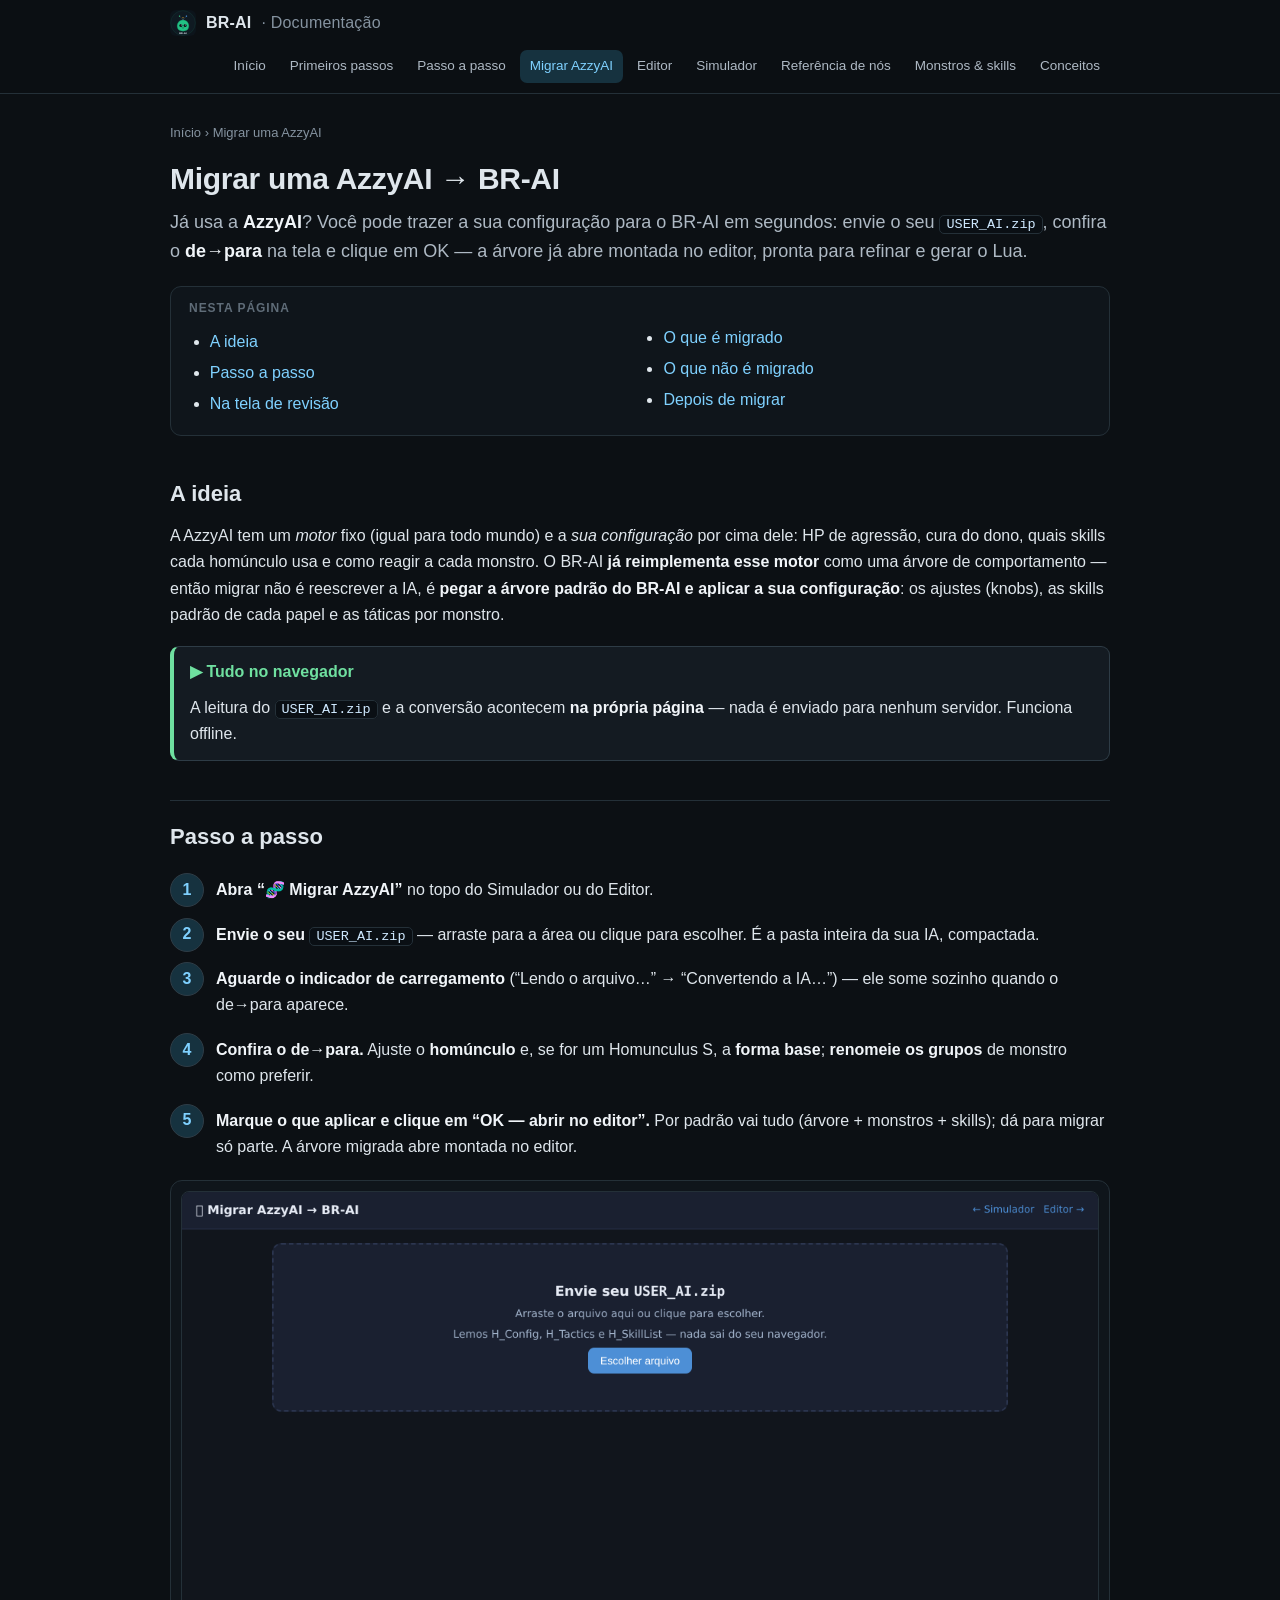
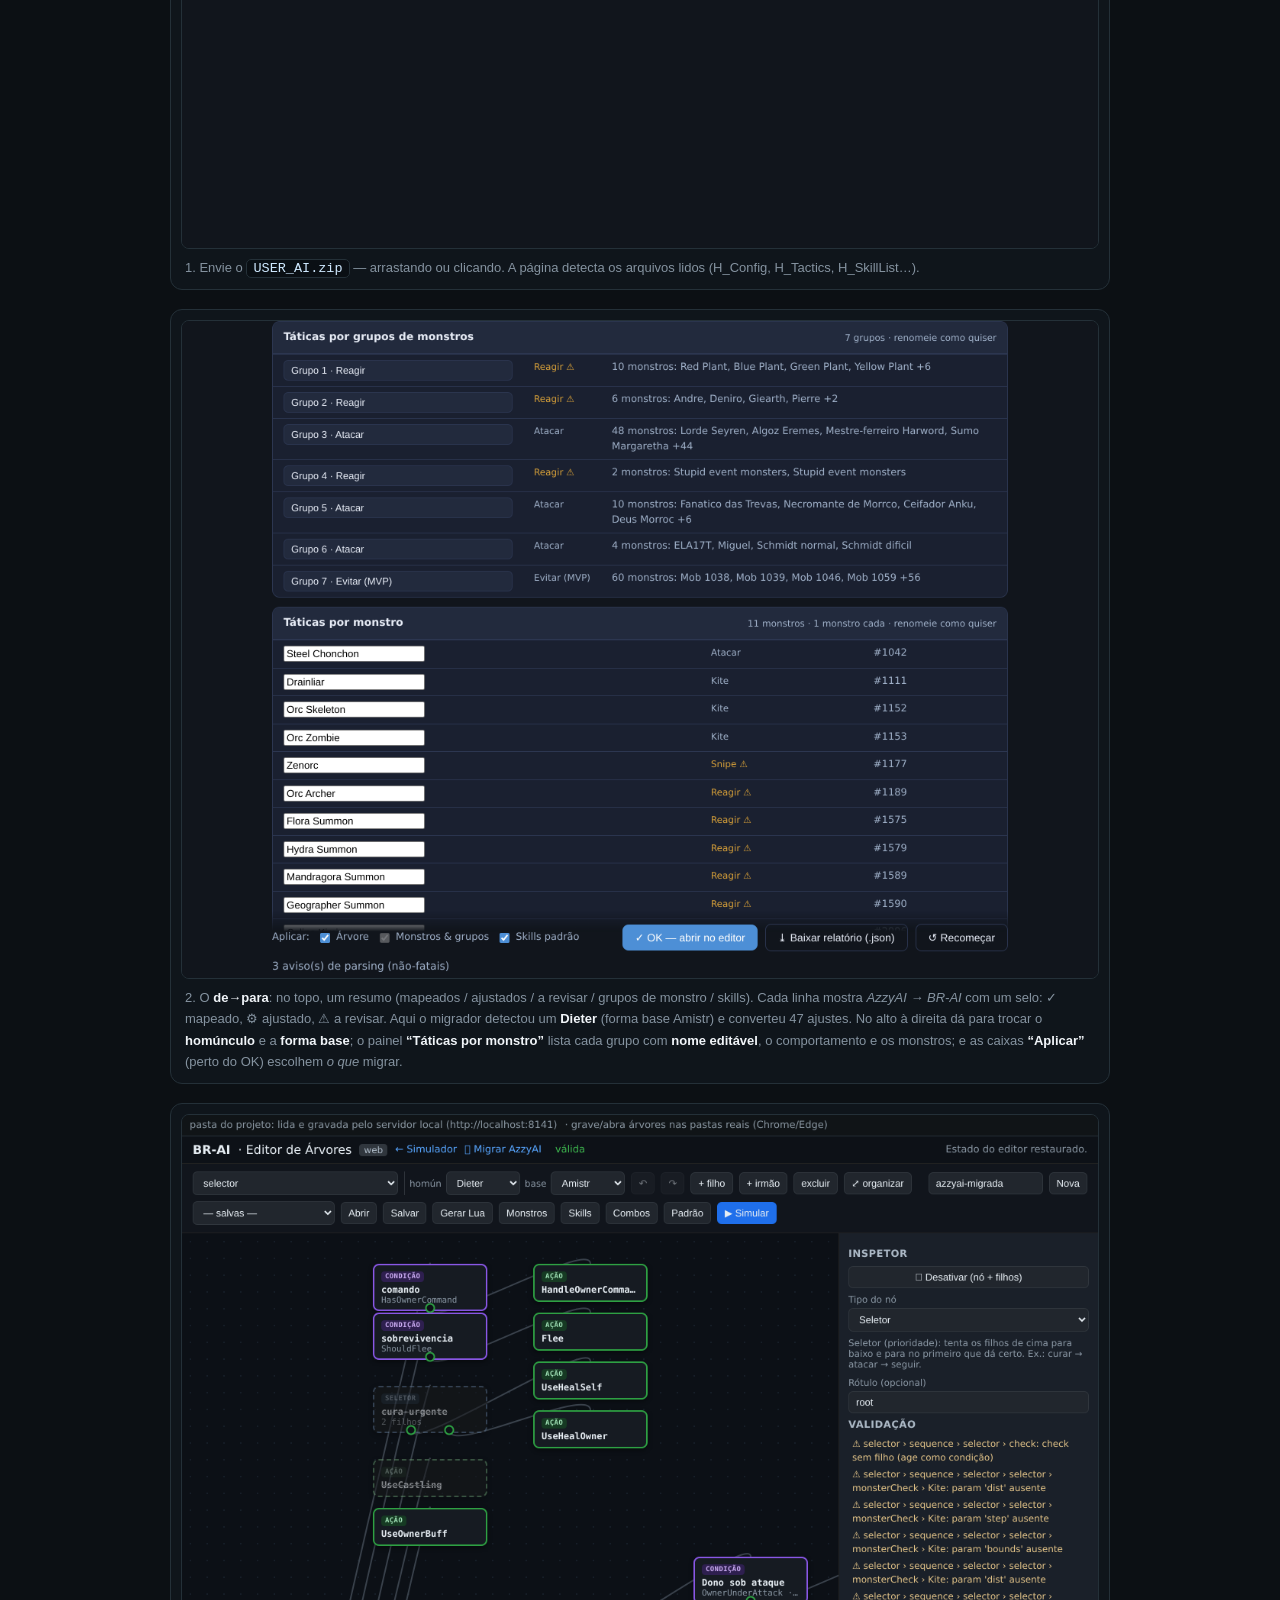
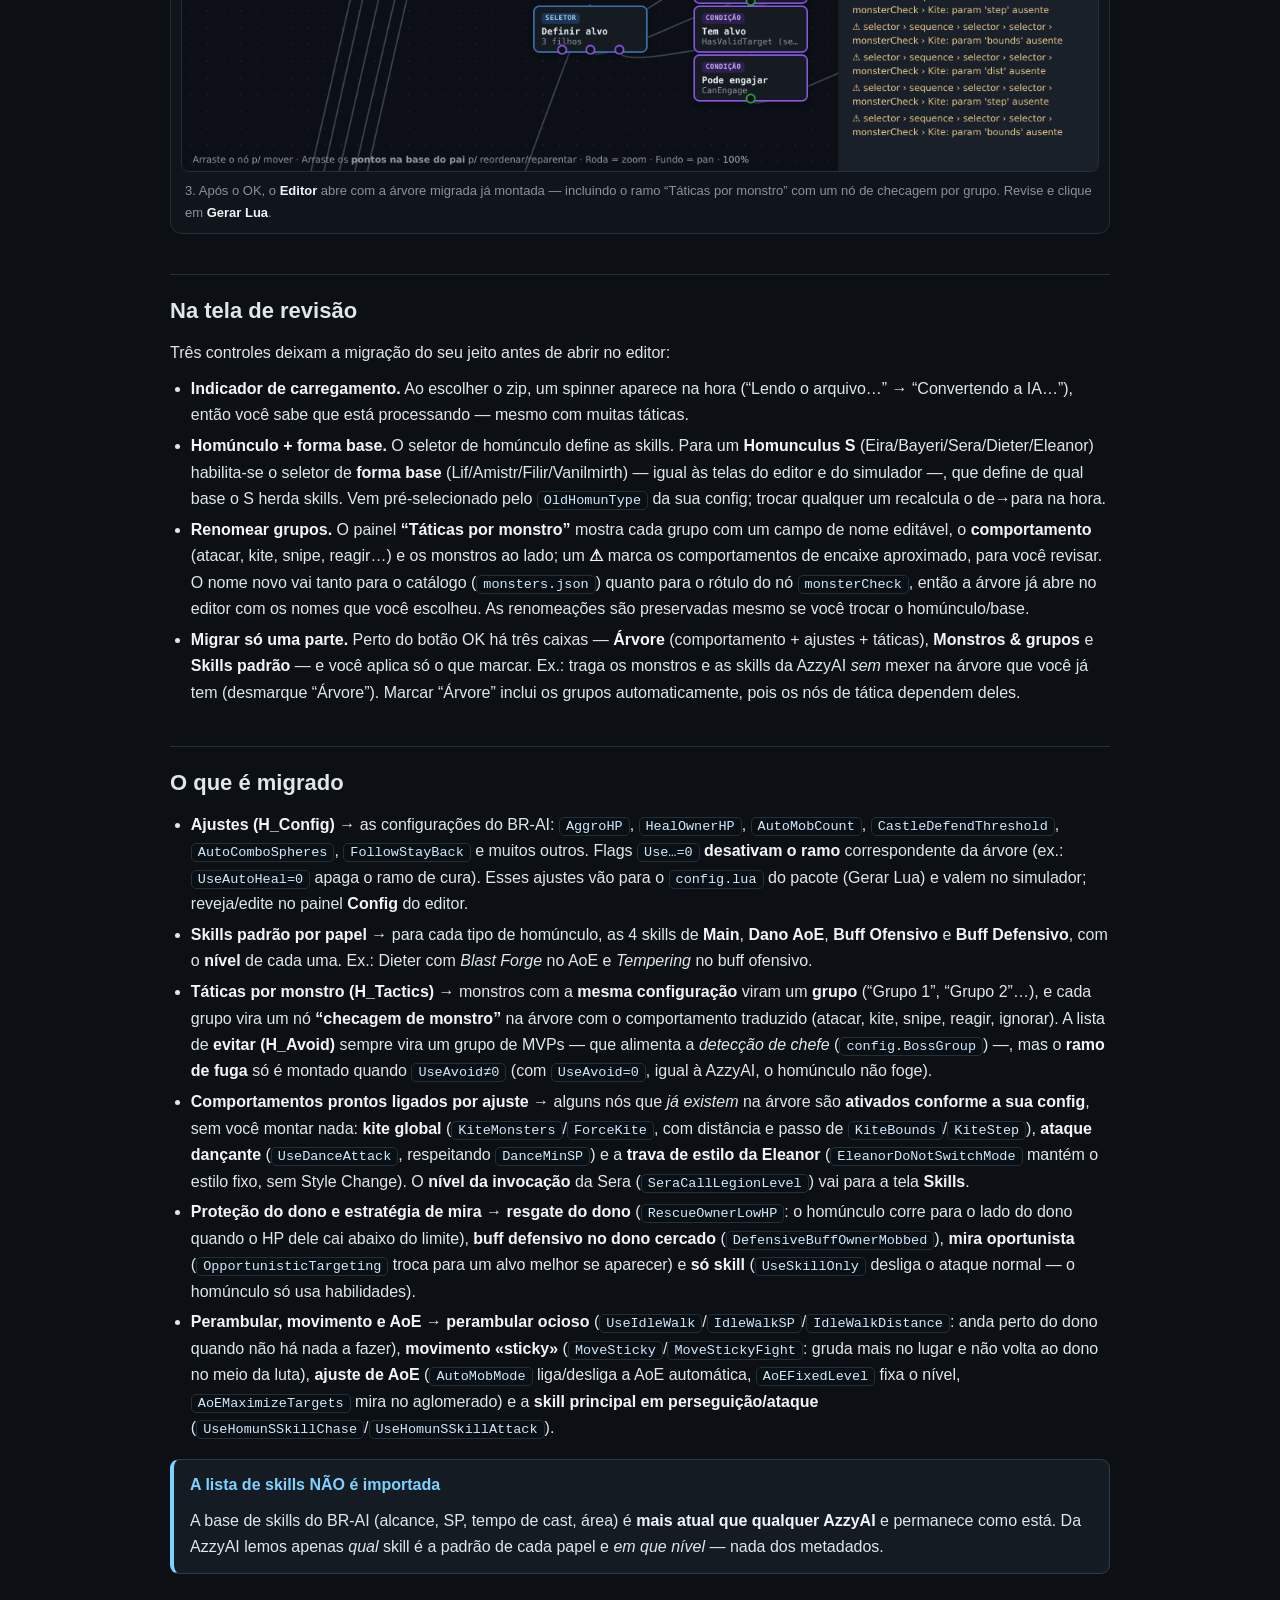
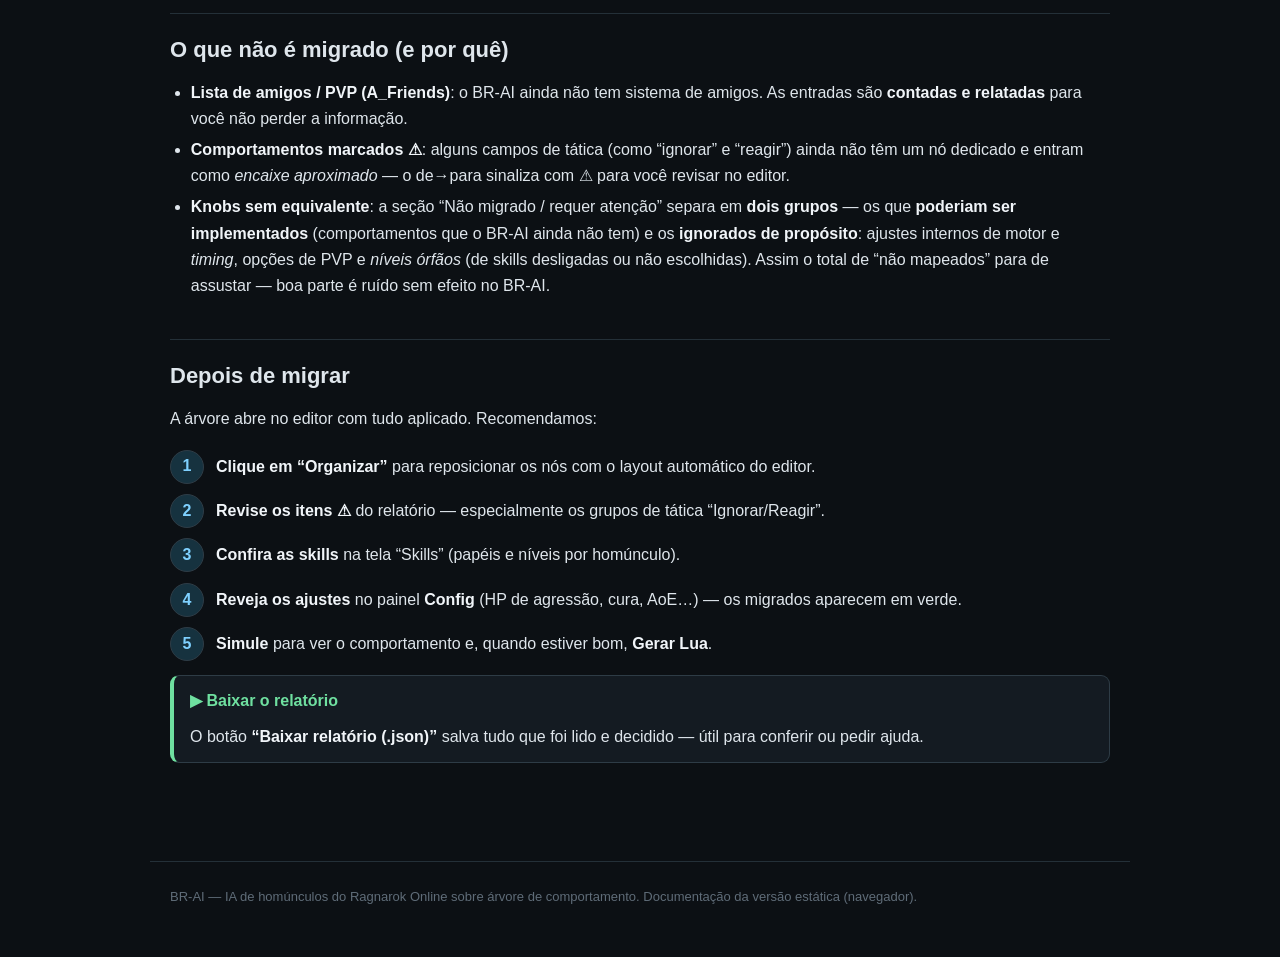
<file: docs/migrar.html>
<!DOCTYPE html>
<html lang="pt-BR">
<head>
<meta charset="UTF-8" />
<meta name="viewport" content="width=device-width, initial-scale=1" />
<title>Migrar uma AzzyAI — BR-AI</title>
<link rel="stylesheet" href="help.css" />
<link rel="icon" href="img/logo.svg" />
</head>
<body>
<header class="top">
  <div class="row">
    <a class="brand" href="index.html"><img src="img/logo.svg" alt="" /> BR-AI <span class="muted" style="font-weight:500">· Documentação</span></a>
    <nav>
      <a href="index.html">Início</a>
      <a href="primeiros-passos.html">Primeiros passos</a>
      <a href="passo-a-passo.html">Passo a passo</a>
      <a href="migrar.html" class="cur">Migrar AzzyAI</a>
      <a href="editor.html">Editor</a>
      <a href="simulador.html">Simulador</a>
      <a href="referencia-nos.html">Referência de nós</a>
      <a href="monstros-e-skills.html">Monstros &amp; skills</a>
      <a href="conceitos.html">Conceitos</a>
    </nav>
  </div>
</header>

<main>
  <div class="crumbs"><a href="index.html">Início</a> › Migrar uma AzzyAI</div>
  <h1>Migrar uma AzzyAI → BR-AI</h1>
  <p class="lead">Já usa a <strong>AzzyAI</strong>? Você pode trazer a sua configuração para o BR-AI em segundos: envie o seu <code>USER_AI.zip</code>, confira o <strong>de→para</strong> na tela e clique em OK — a árvore já abre montada no editor, pronta para refinar e gerar o Lua.</p>

  <div class="toc">
    <div class="h">Nesta página</div>
    <ul>
      <li><a href="#ideia">A ideia</a></li>
      <li><a href="#passos">Passo a passo</a></li>
      <li><a href="#controles">Na tela de revisão</a></li>
      <li><a href="#migra">O que é migrado</a></li>
      <li><a href="#naomigra">O que não é migrado</a></li>
      <li><a href="#revisar">Depois de migrar</a></li>
    </ul>
  </div>

  <h2 id="ideia">A ideia</h2>
  <p>A AzzyAI tem um <em>motor</em> fixo (igual para todo mundo) e a <em>sua configuração</em> por cima dele: HP de agressão, cura do dono, quais skills cada homúnculo usa e como reagir a cada monstro. O BR-AI <strong>já reimplementa esse motor</strong> como uma árvore de comportamento — então migrar não é reescrever a IA, é <strong>pegar a árvore padrão do BR-AI e aplicar a sua configuração</strong>: os ajustes (knobs), as skills padrão de cada papel e as táticas por monstro.</p>
  <div class="box tip">
    <div class="h">▶ Tudo no navegador</div>
    <p>A leitura do <code>USER_AI.zip</code> e a conversão acontecem <strong>na própria página</strong> — nada é enviado para nenhum servidor. Funciona offline.</p>
  </div>

  <h2 id="passos">Passo a passo</h2>
  <ol class="steps">
    <li><strong>Abra “🧬 Migrar AzzyAI”</strong> no topo do Simulador ou do Editor.</li>
    <li><strong>Envie o seu <code>USER_AI.zip</code></strong> — arraste para a área ou clique para escolher. É a pasta inteira da sua IA, compactada.</li>
    <li><strong>Aguarde o indicador de carregamento</strong> (“Lendo o arquivo…” → “Convertendo a IA…”) — ele some sozinho quando o de→para aparece.</li>
    <li><strong>Confira o de→para.</strong> Ajuste o <strong>homúnculo</strong> e, se for um Homunculus S, a <strong>forma base</strong>; <strong>renomeie os grupos</strong> de monstro como preferir.</li>
    <li class="last"><strong>Marque o que aplicar e clique em “OK — abrir no editor”.</strong> Por padrão vai tudo (árvore + monstros + skills); dá para migrar só parte. A árvore migrada abre montada no editor.</li>
  </ol>

  <figure>
    <img src="img/migrar-enviar.png" alt="Tela de envio do USER_AI.zip" />
    <figcaption>1. Envie o <code>USER_AI.zip</code> — arrastando ou clicando. A página detecta os arquivos lidos (H_Config, H_Tactics, H_SkillList…).</figcaption>
  </figure>

  <figure>
    <img src="img/migrar-depara.png" alt="Relatório de→para da migração" />
    <figcaption>2. O <strong>de→para</strong>: no topo, um resumo (mapeados / ajustados / a revisar / grupos de monstro / skills). Cada linha mostra <em>AzzyAI → BR-AI</em> com um selo: ✓ mapeado, ⚙ ajustado, ⚠ a revisar. Aqui o migrador detectou um <strong>Dieter</strong> (forma base Amistr) e converteu 47 ajustes. No alto à direita dá para trocar o <strong>homúnculo</strong> e a <strong>forma base</strong>; o painel <strong>“Táticas por monstro”</strong> lista cada grupo com <strong>nome editável</strong>, o comportamento e os monstros; e as caixas <strong>“Aplicar”</strong> (perto do OK) escolhem <em>o que</em> migrar.</figcaption>
  </figure>

  <figure>
    <img src="img/migrar-editor.png" alt="Editor já carregado com a árvore migrada" />
    <figcaption>3. Após o OK, o <strong>Editor</strong> abre com a árvore migrada já montada — incluindo o ramo “Táticas por monstro” com um nó de checagem por grupo. Revise e clique em <strong>Gerar Lua</strong>.</figcaption>
  </figure>

  <h2 id="controles">Na tela de revisão</h2>
  <p>Três controles deixam a migração do seu jeito antes de abrir no editor:</p>
  <ul class="bullets">
    <li><strong>Indicador de carregamento.</strong> Ao escolher o zip, um spinner aparece na hora (“Lendo o arquivo…” → “Convertendo a IA…”), então você sabe que está processando — mesmo com muitas táticas.</li>
    <li><strong>Homúnculo + forma base.</strong> O seletor de homúnculo define as skills. Para um <strong>Homunculus S</strong> (Eira/Bayeri/Sera/Dieter/Eleanor) habilita-se o seletor de <strong>forma base</strong> (Lif/Amistr/Filir/Vanilmirth) — igual às telas do editor e do simulador —, que define de qual base o S herda skills. Vem pré-selecionado pelo <code>OldHomunType</code> da sua config; trocar qualquer um recalcula o de→para na hora.</li>
    <li><strong>Renomear grupos.</strong> O painel <strong>“Táticas por monstro”</strong> mostra cada grupo com um campo de nome editável, o <strong>comportamento</strong> (atacar, kite, snipe, reagir…) e os monstros ao lado; um <strong>⚠</strong> marca os comportamentos de encaixe aproximado, para você revisar. O nome novo vai tanto para o catálogo (<code>monsters.json</code>) quanto para o rótulo do nó <code>monsterCheck</code>, então a árvore já abre no editor com os nomes que você escolheu. As renomeações são preservadas mesmo se você trocar o homúnculo/base.</li>
    <li><strong>Migrar só uma parte.</strong> Perto do botão OK há três caixas — <strong>Árvore</strong> (comportamento + ajustes + táticas), <strong>Monstros &amp; grupos</strong> e <strong>Skills padrão</strong> — e você aplica só o que marcar. Ex.: traga os monstros e as skills da AzzyAI <em>sem</em> mexer na árvore que você já tem (desmarque “Árvore”). Marcar “Árvore” inclui os grupos automaticamente, pois os nós de tática dependem deles.</li>
  </ul>

  <h2 id="migra">O que é migrado</h2>
  <ul class="bullets">
    <li><strong>Ajustes (H_Config)</strong> → as configurações do BR-AI: <code>AggroHP</code>, <code>HealOwnerHP</code>, <code>AutoMobCount</code>, <code>CastleDefendThreshold</code>, <code>AutoComboSpheres</code>, <code>FollowStayBack</code> e muitos outros. Flags <code>Use…=0</code> <strong>desativam o ramo</strong> correspondente da árvore (ex.: <code>UseAutoHeal=0</code> apaga o ramo de cura). Esses ajustes vão para o <code>config.lua</code> do pacote (Gerar Lua) e valem no simulador; reveja/edite no painel <strong>Config</strong> do editor.</li>
    <li><strong>Skills padrão por papel</strong> → para cada tipo de homúnculo, as 4 skills de <strong>Main</strong>, <strong>Dano AoE</strong>, <strong>Buff Ofensivo</strong> e <strong>Buff Defensivo</strong>, com o <strong>nível</strong> de cada uma. Ex.: Dieter com <em>Blast Forge</em> no AoE e <em>Tempering</em> no buff ofensivo.</li>
    <li><strong>Táticas por monstro (H_Tactics)</strong> → monstros com a <strong>mesma configuração</strong> viram um <strong>grupo</strong> (“Grupo 1”, “Grupo 2”…), e cada grupo vira um nó <strong>“checagem de monstro”</strong> na árvore com o comportamento traduzido (atacar, kite, snipe, reagir, ignorar). A lista de <strong>evitar (H_Avoid)</strong> sempre vira um grupo de MVPs — que alimenta a <em>detecção de chefe</em> (<code>config.BossGroup</code>) —, mas o <strong>ramo de fuga</strong> só é montado quando <code>UseAvoid&ne;0</code> (com <code>UseAvoid=0</code>, igual à AzzyAI, o homúnculo não foge).</li>
    <li><strong>Comportamentos prontos ligados por ajuste</strong> → alguns nós que <em>já existem</em> na árvore são <strong>ativados conforme a sua config</strong>, sem você montar nada: <strong>kite global</strong> (<code>KiteMonsters</code>/<code>ForceKite</code>, com distância e passo de <code>KiteBounds</code>/<code>KiteStep</code>), <strong>ataque dançante</strong> (<code>UseDanceAttack</code>, respeitando <code>DanceMinSP</code>) e a <strong>trava de estilo da Eleanor</strong> (<code>EleanorDoNotSwitchMode</code> mantém o estilo fixo, sem Style Change). O <strong>nível da invocação</strong> da Sera (<code>SeraCallLegionLevel</code>) vai para a tela <strong>Skills</strong>.</li>
    <li><strong>Proteção do dono e estratégia de mira</strong> → <strong>resgate do dono</strong> (<code>RescueOwnerLowHP</code>: o homúnculo corre para o lado do dono quando o HP dele cai abaixo do limite), <strong>buff defensivo no dono cercado</strong> (<code>DefensiveBuffOwnerMobbed</code>), <strong>mira oportunista</strong> (<code>OpportunisticTargeting</code> troca para um alvo melhor se aparecer) e <strong>só skill</strong> (<code>UseSkillOnly</code> desliga o ataque normal — o homúnculo só usa habilidades).</li>
    <li><strong>Perambular, movimento e AoE</strong> → <strong>perambular ocioso</strong> (<code>UseIdleWalk</code>/<code>IdleWalkSP</code>/<code>IdleWalkDistance</code>: anda perto do dono quando não há nada a fazer), <strong>movimento «sticky»</strong> (<code>MoveSticky</code>/<code>MoveStickyFight</code>: gruda mais no lugar e não volta ao dono no meio da luta), <strong>ajuste de AoE</strong> (<code>AutoMobMode</code> liga/desliga a AoE automática, <code>AoEFixedLevel</code> fixa o nível, <code>AoEMaximizeTargets</code> mira no aglomerado) e a <strong>skill principal em perseguição/ataque</strong> (<code>UseHomunSSkillChase</code>/<code>UseHomunSSkillAttack</code>).</li>
  </ul>
  <div class="box note">
    <div class="h">A lista de skills NÃO é importada</div>
    <p>A base de skills do BR-AI (alcance, SP, tempo de cast, área) é <strong>mais atual que qualquer AzzyAI</strong> e permanece como está. Da AzzyAI lemos apenas <em>qual</em> skill é a padrão de cada papel e <em>em que nível</em> — nada dos metadados.</p>
  </div>

  <h2 id="naomigra">O que não é migrado (e por quê)</h2>
  <ul class="bullets">
    <li><strong>Lista de amigos / PVP (A_Friends)</strong>: o BR-AI ainda não tem sistema de amigos. As entradas são <strong>contadas e relatadas</strong> para você não perder a informação.</li>
    <li><strong>Comportamentos marcados ⚠</strong>: alguns campos de tática (como “ignorar” e “reagir”) ainda não têm um nó dedicado e entram como <em>encaixe aproximado</em> — o de→para sinaliza com ⚠ para você revisar no editor.</li>
    <li><strong>Knobs sem equivalente</strong>: a seção “Não migrado / requer atenção” separa em <strong>dois grupos</strong> — os que <strong>poderiam ser implementados</strong> (comportamentos que o BR-AI ainda não tem) e os <strong>ignorados de propósito</strong>: ajustes internos de motor e <em>timing</em>, opções de PVP e <em>níveis órfãos</em> (de skills desligadas ou não escolhidas). Assim o total de “não mapeados” para de assustar — boa parte é ruído sem efeito no BR-AI.</li>
  </ul>

  <h2 id="revisar">Depois de migrar</h2>
  <p>A árvore abre no editor com tudo aplicado. Recomendamos:</p>
  <ol class="steps">
    <li><strong>Clique em “Organizar”</strong> para reposicionar os nós com o layout automático do editor.</li>
    <li><strong>Revise os itens ⚠</strong> do relatório — especialmente os grupos de tática “Ignorar/Reagir”.</li>
    <li><strong>Confira as skills</strong> na tela “Skills” (papéis e níveis por homúnculo).</li>
    <li><strong>Reveja os ajustes</strong> no painel <strong>Config</strong> (HP de agressão, cura, AoE…) — os migrados aparecem em verde.</li>
    <li class="last"><strong>Simule</strong> para ver o comportamento e, quando estiver bom, <strong>Gerar Lua</strong>.</li>
  </ol>
  <div class="box tip">
    <div class="h">▶ Baixar o relatório</div>
    <p>O botão <strong>“Baixar relatório (.json)”</strong> salva tudo que foi lido e decidido — útil para conferir ou pedir ajuda.</p>
  </div>
</main>

<footer>
  BR-AI — IA de homúnculos do Ragnarok Online sobre árvore de comportamento. Documentação da versão estática (navegador).
</footer>
</body>
</html>
</file>
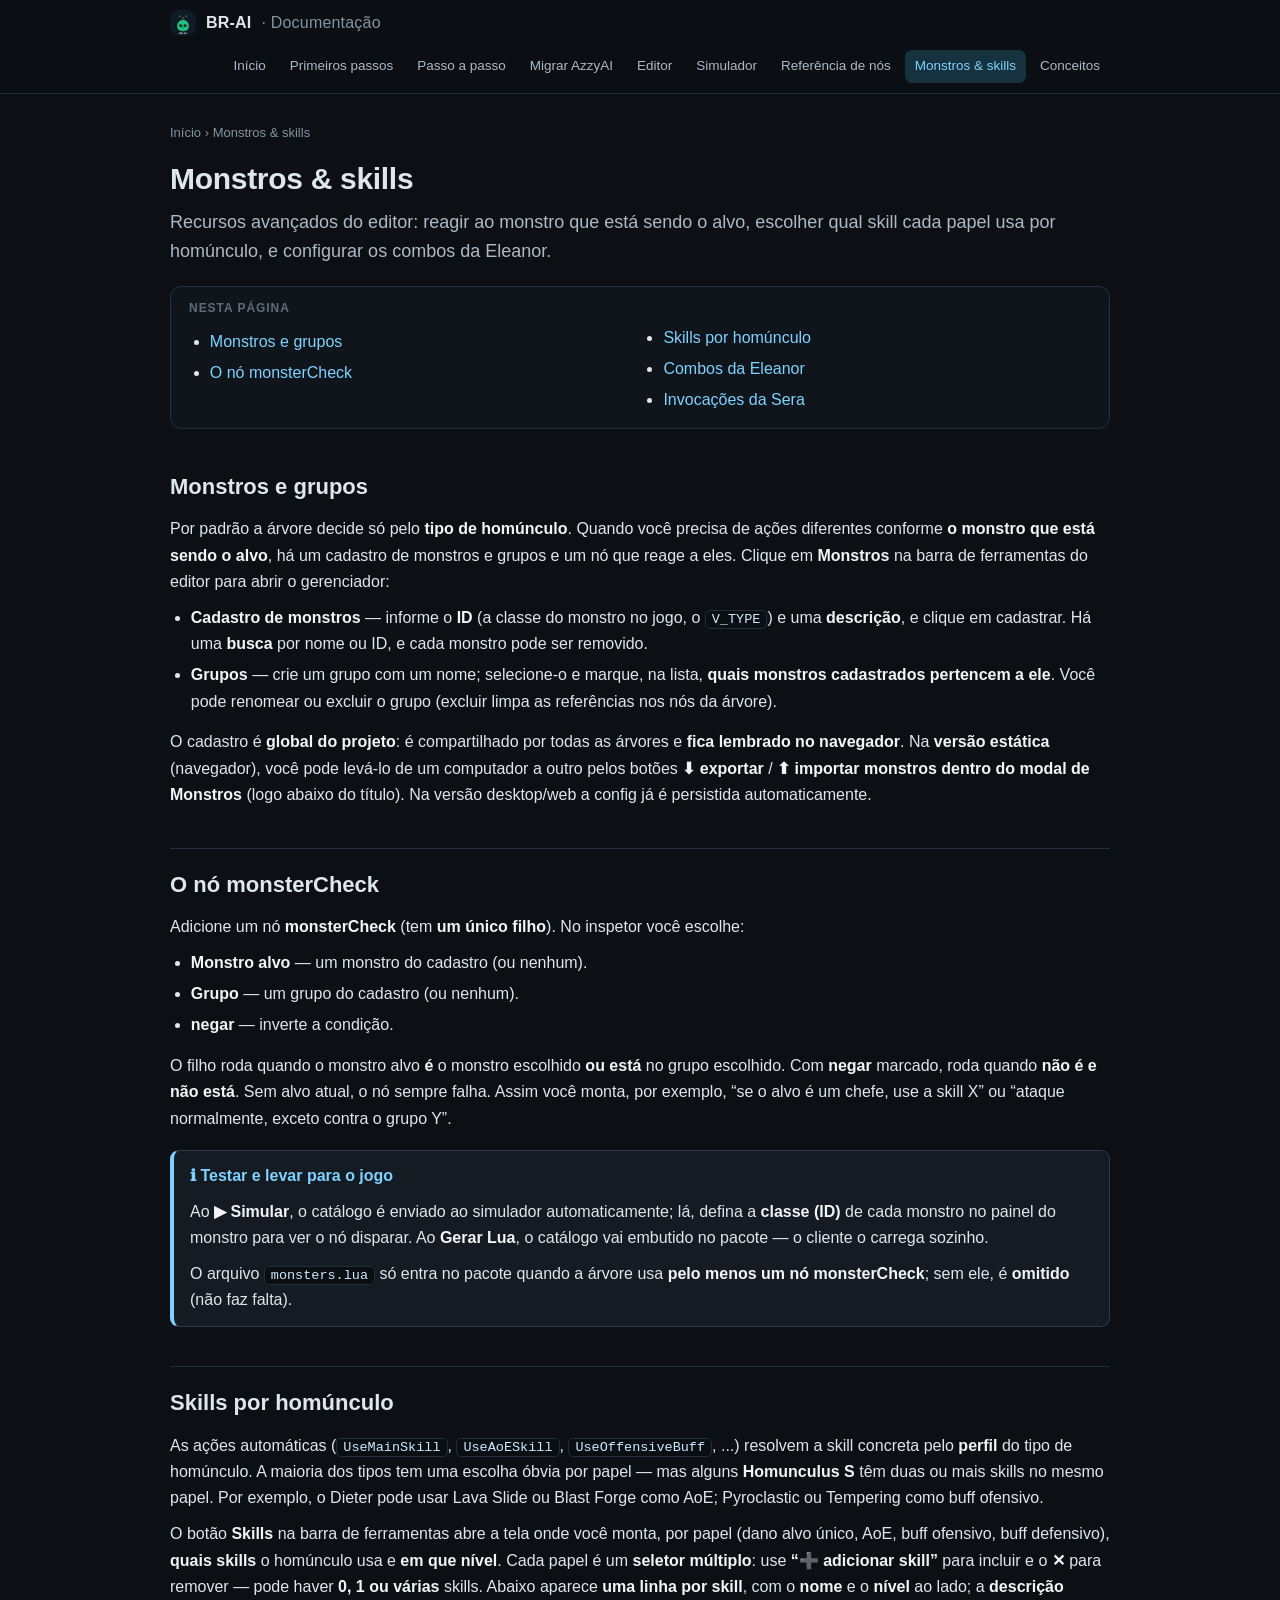
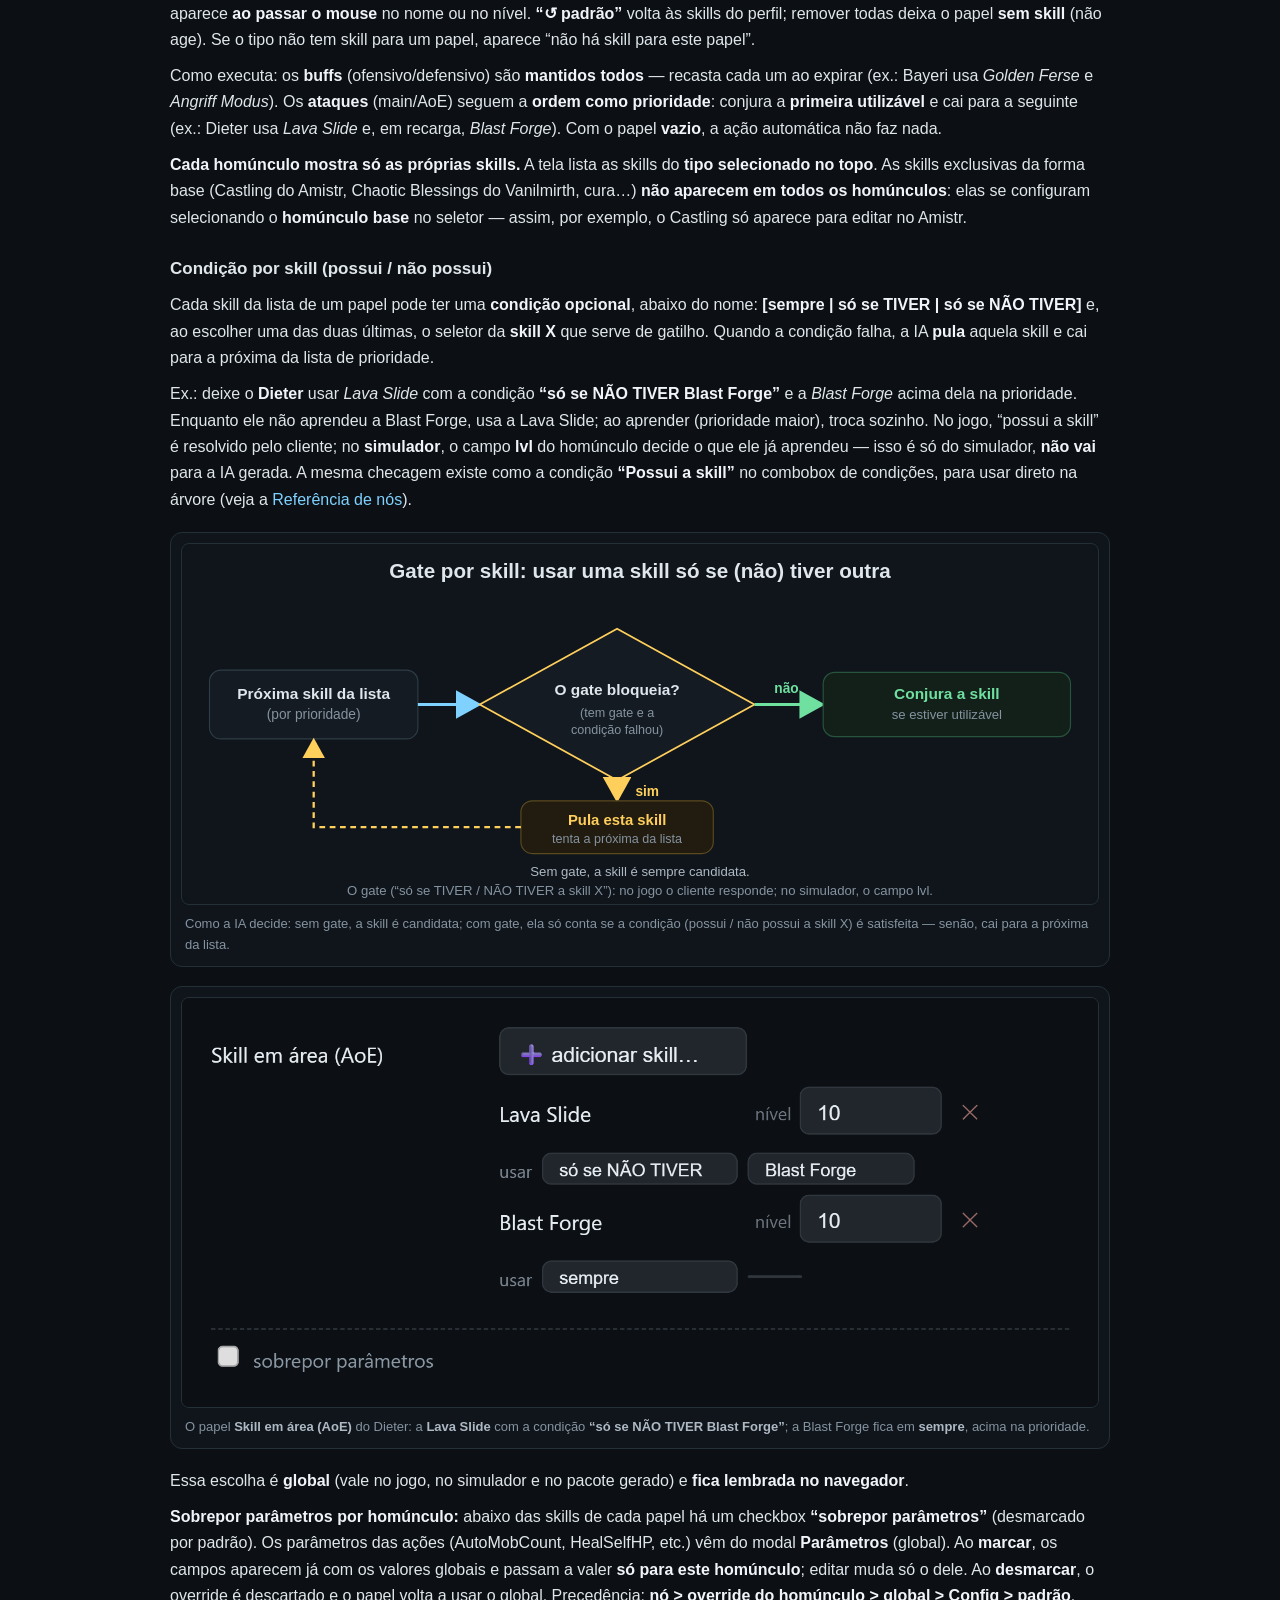
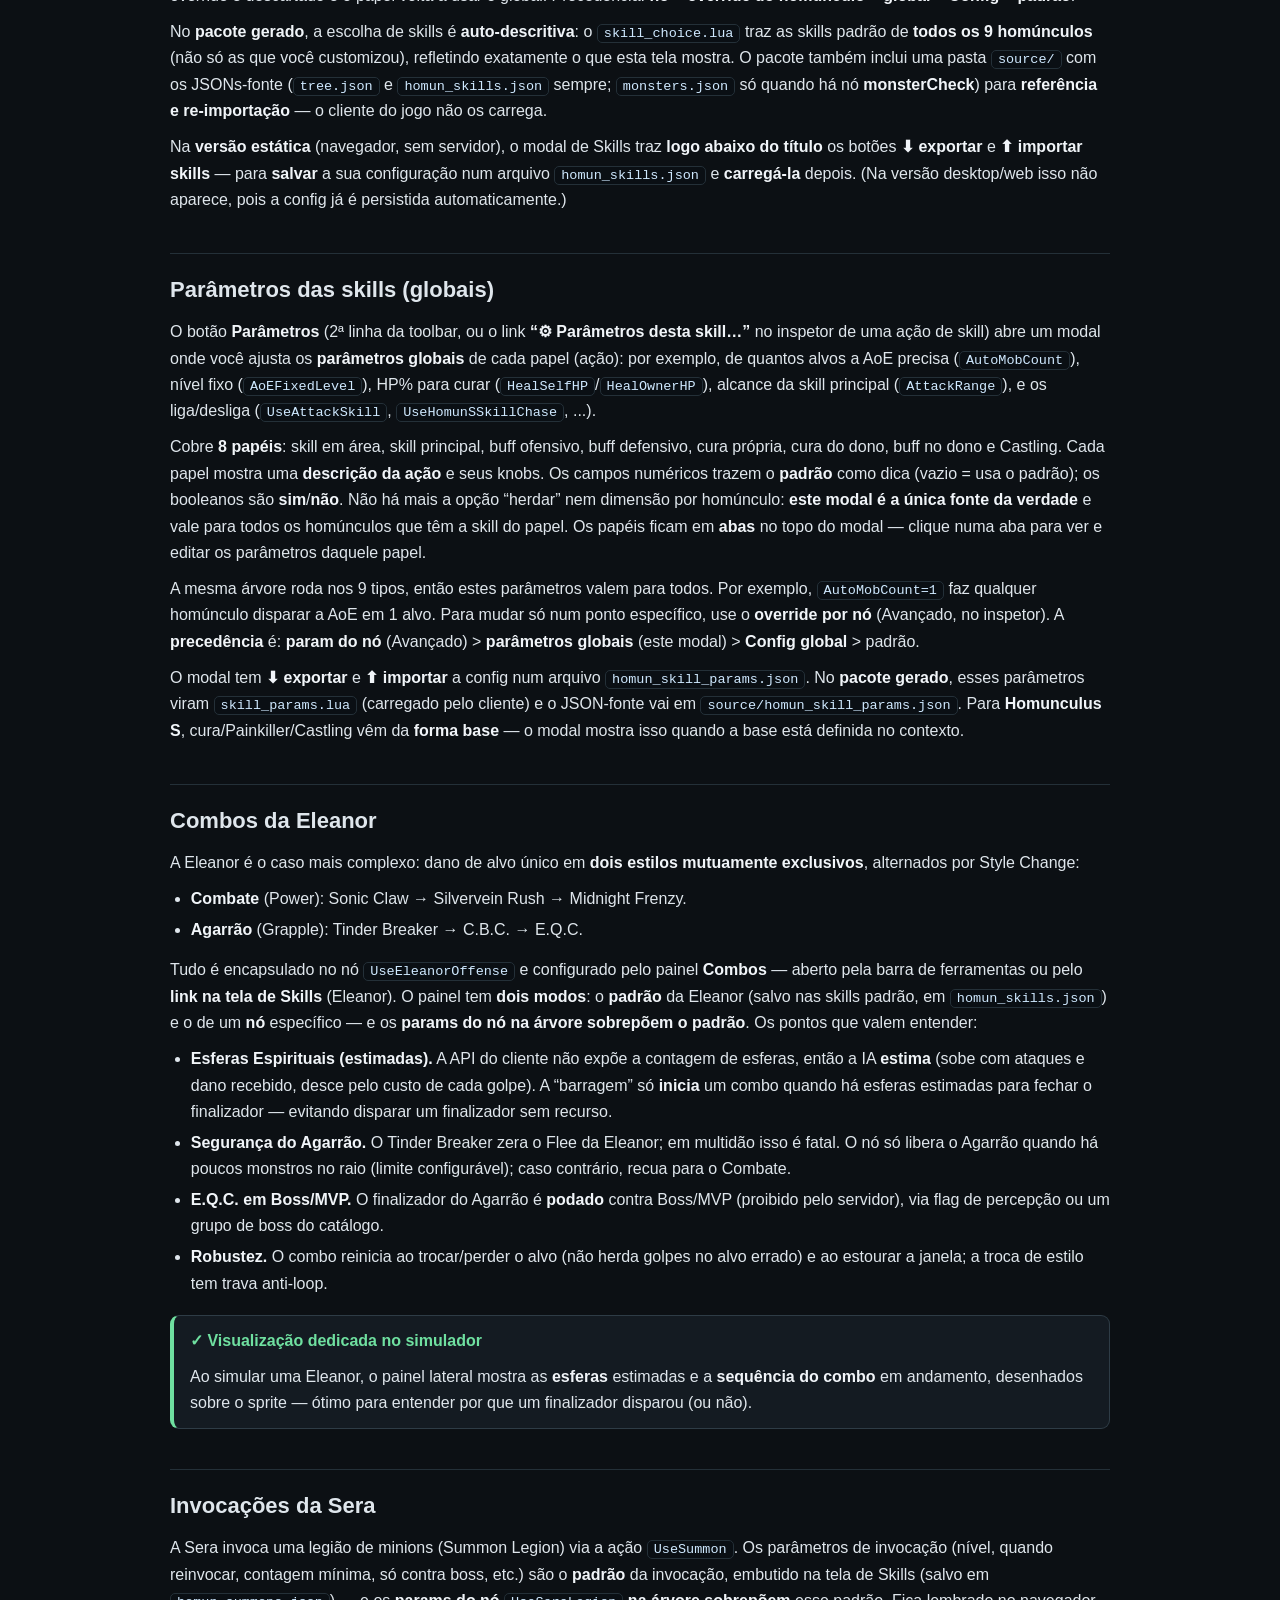
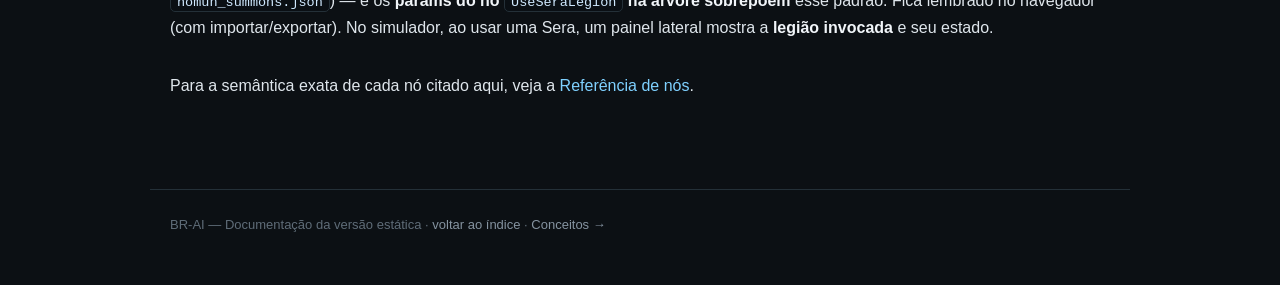
<file: docs/monstros-e-skills.html>
<!DOCTYPE html>
<html lang="pt-BR">
<head>
<meta charset="UTF-8" />
<meta name="viewport" content="width=device-width, initial-scale=1" />
<title>Monstros &amp; skills — BR-AI</title>
<link rel="stylesheet" href="help.css" />
<link rel="icon" href="img/logo.svg" />
</head>
<body>
<header class="top">
  <div class="row">
    <a class="brand" href="index.html"><img src="img/logo.svg" alt="" /> BR-AI <span class="muted" style="font-weight:500">· Documentação</span></a>
    <nav>
      <a href="index.html">Início</a>
      <a href="primeiros-passos.html">Primeiros passos</a>
      <a href="passo-a-passo.html">Passo a passo</a>
      <a href="migrar.html">Migrar AzzyAI</a>
      <a href="editor.html">Editor</a>
      <a href="simulador.html">Simulador</a>
      <a href="referencia-nos.html">Referência de nós</a>
      <a href="monstros-e-skills.html" class="cur">Monstros &amp; skills</a>
      <a href="conceitos.html">Conceitos</a>
    </nav>
  </div>
</header>

<main>
  <div class="crumbs"><a href="index.html">Início</a> › Monstros &amp; skills</div>
  <h1>Monstros &amp; skills</h1>
  <p class="lead">Recursos avançados do editor: reagir ao monstro que está sendo o alvo, escolher qual skill cada papel usa por homúnculo, e configurar os combos da Eleanor.</p>

  <div class="toc">
    <div class="h">Nesta página</div>
    <ul>
      <li><a href="#monstros">Monstros e grupos</a></li>
      <li><a href="#monstercheck">O nó monsterCheck</a></li>
      <li><a href="#skills">Skills por homúnculo</a></li>
      <li><a href="#eleanor">Combos da Eleanor</a></li>
      <li><a href="#sera">Invocações da Sera</a></li>
    </ul>
  </div>

  <h2 id="monstros">Monstros e grupos</h2>
  <p>Por padrão a árvore decide só pelo <strong>tipo de homúnculo</strong>. Quando você precisa de ações diferentes conforme <strong>o monstro que está sendo o alvo</strong>, há um cadastro de monstros e grupos e um nó que reage a eles. Clique em <strong>Monstros</strong> na barra de ferramentas do editor para abrir o gerenciador:</p>
  <ul>
    <li><strong>Cadastro de monstros</strong> — informe o <strong>ID</strong> (a classe do monstro no jogo, o <code>V_TYPE</code>) e uma <strong>descrição</strong>, e clique em cadastrar. Há uma <strong>busca</strong> por nome ou ID, e cada monstro pode ser removido.</li>
    <li><strong>Grupos</strong> — crie um grupo com um nome; selecione-o e marque, na lista, <strong>quais monstros cadastrados pertencem a ele</strong>. Você pode renomear ou excluir o grupo (excluir limpa as referências nos nós da árvore).</li>
  </ul>
  <p>O cadastro é <strong>global do projeto</strong>: é compartilhado por todas as árvores e <strong>fica lembrado no navegador</strong>. Na <strong>versão estática</strong> (navegador), você pode levá-lo de um computador a outro pelos botões <strong>⬇ exportar</strong> / <strong>⬆ importar monstros</strong> <strong>dentro do modal de Monstros</strong> (logo abaixo do título). Na versão desktop/web a config já é persistida automaticamente.</p>

  <h2 id="monstercheck">O nó monsterCheck</h2>
  <p>Adicione um nó <strong>monsterCheck</strong> (tem <strong>um único filho</strong>). No inspetor você escolhe:</p>
  <ul>
    <li><strong>Monstro alvo</strong> — um monstro do cadastro (ou nenhum).</li>
    <li><strong>Grupo</strong> — um grupo do cadastro (ou nenhum).</li>
    <li><strong>negar</strong> — inverte a condição.</li>
  </ul>
  <p>O filho roda quando o monstro alvo <strong>é</strong> o monstro escolhido <strong>ou está</strong> no grupo escolhido. Com <strong>negar</strong> marcado, roda quando <strong>não é e não está</strong>. Sem alvo atual, o nó sempre falha. Assim você monta, por exemplo, “se o alvo é um chefe, use a skill X” ou “ataque normalmente, exceto contra o grupo Y”.</p>
  <div class="box note">
    <div class="h">ℹ Testar e levar para o jogo</div>
    <p>Ao <strong>▶ Simular</strong>, o catálogo é enviado ao simulador automaticamente; lá, defina a <strong>classe (ID)</strong> de cada monstro no painel do monstro para ver o nó disparar. Ao <strong>Gerar Lua</strong>, o catálogo vai embutido no pacote — o cliente o carrega sozinho.</p>
    <p>O arquivo <code>monsters.lua</code> só entra no pacote quando a árvore usa <strong>pelo menos um nó monsterCheck</strong>; sem ele, é <strong>omitido</strong> (não faz falta).</p>
  </div>

  <h2 id="skills">Skills por homúnculo</h2>
  <p>As ações automáticas (<code>UseMainSkill</code>, <code>UseAoESkill</code>, <code>UseOffensiveBuff</code>, ...) resolvem a skill concreta pelo <strong>perfil</strong> do tipo de homúnculo. A maioria dos tipos tem uma escolha óbvia por papel — mas alguns <strong>Homunculus S</strong> têm duas ou mais skills no mesmo papel. Por exemplo, o Dieter pode usar Lava Slide ou Blast Forge como AoE; Pyroclastic ou Tempering como buff ofensivo.</p>
  <p>O botão <strong>Skills</strong> na barra de ferramentas abre a tela onde você monta, por papel (dano alvo único, AoE, buff ofensivo, buff defensivo), <strong>quais skills</strong> o homúnculo usa e <strong>em que nível</strong>. Cada papel é um <strong>seletor múltiplo</strong>: use <strong>“➕ adicionar skill”</strong> para incluir e o <strong>✕</strong> para remover — pode haver <strong>0, 1 ou várias</strong> skills. Abaixo aparece <strong>uma linha por skill</strong>, com o <strong>nome</strong> e o <strong>nível</strong> ao lado; a <strong>descrição</strong> aparece <strong>ao passar o mouse</strong> no nome ou no nível. <strong>“↺ padrão”</strong> volta às skills do perfil; remover todas deixa o papel <strong>sem skill</strong> (não age). Se o tipo não tem skill para um papel, aparece “não há skill para este papel”.</p>
  <p>Como executa: os <strong>buffs</strong> (ofensivo/defensivo) são <strong>mantidos todos</strong> — recasta cada um ao expirar (ex.: Bayeri usa <em>Golden Ferse</em> e <em>Angriff Modus</em>). Os <strong>ataques</strong> (main/AoE) seguem a <strong>ordem como prioridade</strong>: conjura a <strong>primeira utilizável</strong> e cai para a seguinte (ex.: Dieter usa <em>Lava Slide</em> e, em recarga, <em>Blast Forge</em>). Com o papel <strong>vazio</strong>, a ação automática não faz nada.</p>
  <p><strong>Cada homúnculo mostra só as próprias skills.</strong> A tela lista as skills do <strong>tipo selecionado no topo</strong>. As skills exclusivas da forma base (Castling do Amistr, Chaotic Blessings do Vanilmirth, cura…) <strong>não aparecem em todos os homúnculos</strong>: elas se configuram selecionando o <strong>homúnculo base</strong> no seletor — assim, por exemplo, o Castling só aparece para editar no Amistr.</p>

  <h3 id="condicao-skill">Condição por skill (possui / não possui)</h3>
  <p>Cada skill da lista de um papel pode ter uma <strong>condição opcional</strong>, abaixo do nome: <strong>[sempre | só se TIVER | só se NÃO TIVER]</strong> e, ao escolher uma das duas últimas, o seletor da <strong>skill X</strong> que serve de gatilho. Quando a condição falha, a IA <strong>pula</strong> aquela skill e cai para a próxima da lista de prioridade.</p>
  <p>Ex.: deixe o <strong>Dieter</strong> usar <em>Lava Slide</em> com a condição <strong>“só se NÃO TIVER Blast Forge”</strong> e a <em>Blast Forge</em> acima dela na prioridade. Enquanto ele não aprendeu a Blast Forge, usa a Lava Slide; ao aprender (prioridade maior), troca sozinho. No jogo, “possui a skill” é resolvido pelo cliente; no <strong>simulador</strong>, o campo <strong>lvl</strong> do homúnculo decide o que ele já aprendeu — isso é só do simulador, <strong>não vai</strong> para a IA gerada. A mesma checagem existe como a condição <strong>“Possui a skill”</strong> no combobox de condições, para usar direto na árvore (veja a <a href="referencia-nos.html#skills-cond">Referência de nós</a>).</p>
  <figure>
    <img src="img/fluxo-gate-skill.svg" alt="Fluxograma do gate por skill: a skill é pulada quando a condição não é satisfeita" />
    <figcaption>Como a IA decide: sem gate, a skill é candidata; com gate, ela só conta se a condição (possui / não possui a skill X) é satisfeita — senão, cai para a próxima da lista.</figcaption>
  </figure>
  <figure>
    <img src="img/skills-condicao.png" alt="Tela Skills por homúnculo: condição por skill no papel AoE do Dieter" />
    <figcaption>O papel <b>Skill em área (AoE)</b> do Dieter: a <b>Lava Slide</b> com a condição <b>“só se NÃO TIVER Blast Forge”</b>; a Blast Forge fica em <b>sempre</b>, acima na prioridade.</figcaption>
  </figure>

  <p>Essa escolha é <strong>global</strong> (vale no jogo, no simulador e no pacote gerado) e <strong>fica lembrada no navegador</strong>.</p>
  <p><strong>Sobrepor parâmetros por homúnculo:</strong> abaixo das skills de cada papel há um checkbox <strong>“sobrepor parâmetros”</strong> (desmarcado por padrão). Os parâmetros das ações (AutoMobCount, HealSelfHP, etc.) vêm do modal <strong>Parâmetros</strong> (global). Ao <strong>marcar</strong>, os campos aparecem já com os valores globais e passam a valer <strong>só para este homúnculo</strong>; editar muda só o dele. Ao <strong>desmarcar</strong>, o override é descartado e o papel volta a usar o global. Precedência: <strong>nó &gt; override do homúnculo &gt; global &gt; Config &gt; padrão</strong>.</p>
  <p>No <strong>pacote gerado</strong>, a escolha de skills é <strong>auto-descritiva</strong>: o <code>skill_choice.lua</code> traz as skills padrão de <strong>todos os 9 homúnculos</strong> (não só as que você customizou), refletindo exatamente o que esta tela mostra. O pacote também inclui uma pasta <code>source/</code> com os JSONs-fonte (<code>tree.json</code> e <code>homun_skills.json</code> sempre; <code>monsters.json</code> só quando há nó <strong>monsterCheck</strong>) para <strong>referência e re-importação</strong> — o cliente do jogo não os carrega.</p>
  <p>Na <strong>versão estática</strong> (navegador, sem servidor), o modal de Skills traz <strong>logo abaixo do título</strong> os botões <strong>⬇ exportar</strong> e <strong>⬆ importar skills</strong> — para <strong>salvar</strong> a sua configuração num arquivo <code>homun_skills.json</code> e <strong>carregá-la</strong> depois. (Na versão desktop/web isso não aparece, pois a config já é persistida automaticamente.)</p>

  <h2 id="parametros">Parâmetros das skills (globais)</h2>
  <p>O botão <strong>Parâmetros</strong> (2ª linha da toolbar, ou o link <strong>“⚙ Parâmetros desta skill…”</strong> no inspetor de uma ação de skill) abre um modal onde você ajusta os <strong>parâmetros globais</strong> de cada papel (ação): por exemplo, de quantos alvos a AoE precisa (<code>AutoMobCount</code>), nível fixo (<code>AoEFixedLevel</code>), HP% para curar (<code>HealSelfHP</code>/<code>HealOwnerHP</code>), alcance da skill principal (<code>AttackRange</code>), e os liga/desliga (<code>UseAttackSkill</code>, <code>UseHomunSSkillChase</code>, ...).</p>
  <p>Cobre <strong>8 papéis</strong>: skill em área, skill principal, buff ofensivo, buff defensivo, cura própria, cura do dono, buff no dono e Castling. Cada papel mostra uma <strong>descrição da ação</strong> e seus knobs. Os campos numéricos trazem o <strong>padrão</strong> como dica (vazio = usa o padrão); os booleanos são <strong>sim</strong>/<strong>não</strong>. Não há mais a opção “herdar” nem dimensão por homúnculo: <strong>este modal é a única fonte da verdade</strong> e vale para todos os homúnculos que têm a skill do papel. Os papéis ficam em <strong>abas</strong> no topo do modal — clique numa aba para ver e editar os parâmetros daquele papel.</p>
  <p>A mesma árvore roda nos 9 tipos, então estes parâmetros valem para todos. Por exemplo, <code>AutoMobCount=1</code> faz qualquer homúnculo disparar a AoE em 1 alvo. Para mudar só num ponto específico, use o <strong>override por nó</strong> (Avançado, no inspetor). A <strong>precedência</strong> é: <strong>param do nó</strong> (Avançado) &gt; <strong>parâmetros globais</strong> (este modal) &gt; <strong>Config global</strong> &gt; padrão.</p>
  <p>O modal tem <strong>⬇ exportar</strong> e <strong>⬆ importar</strong> a config num arquivo <code>homun_skill_params.json</code>. No <strong>pacote gerado</strong>, esses parâmetros viram <code>skill_params.lua</code> (carregado pelo cliente) e o JSON-fonte vai em <code>source/homun_skill_params.json</code>. Para <strong>Homunculus S</strong>, cura/Painkiller/Castling vêm da <strong>forma base</strong> — o modal mostra isso quando a base está definida no contexto.</p>

  <h2 id="eleanor">Combos da Eleanor</h2>
  <p>A Eleanor é o caso mais complexo: dano de alvo único em <strong>dois estilos mutuamente exclusivos</strong>, alternados por Style Change:</p>
  <ul>
    <li><strong>Combate</strong> (Power): Sonic Claw → Silvervein Rush → Midnight Frenzy.</li>
    <li><strong>Agarrão</strong> (Grapple): Tinder Breaker → C.B.C. → E.Q.C.</li>
  </ul>
  <p>Tudo é encapsulado no nó <strong><code>UseEleanorOffense</code></strong> e configurado pelo painel <strong>Combos</strong> — aberto pela barra de ferramentas ou pelo <strong>link na tela de Skills</strong> (Eleanor). O painel tem <strong>dois modos</strong>: o <strong>padrão</strong> da Eleanor (salvo nas skills padrão, em <code>homun_skills.json</code>) e o de um <strong>nó</strong> específico — e os <strong>params do nó na árvore sobrepõem o padrão</strong>. Os pontos que valem entender:</p>
  <ul>
    <li><strong>Esferas Espirituais (estimadas).</strong> A API do cliente não expõe a contagem de esferas, então a IA <strong>estima</strong> (sobe com ataques e dano recebido, desce pelo custo de cada golpe). A “barragem” só <strong>inicia</strong> um combo quando há esferas estimadas para fechar o finalizador — evitando disparar um finalizador sem recurso.</li>
    <li><strong>Segurança do Agarrão.</strong> O Tinder Breaker zera o Flee da Eleanor; em multidão isso é fatal. O nó só libera o Agarrão quando há poucos monstros no raio (limite configurável); caso contrário, recua para o Combate.</li>
    <li><strong>E.Q.C. em Boss/MVP.</strong> O finalizador do Agarrão é <strong>podado</strong> contra Boss/MVP (proibido pelo servidor), via flag de percepção ou um grupo de boss do catálogo.</li>
    <li><strong>Robustez.</strong> O combo reinicia ao trocar/perder o alvo (não herda golpes no alvo errado) e ao estourar a janela; a troca de estilo tem trava anti-loop.</li>
  </ul>
  <div class="box tip">
    <div class="h">✓ Visualização dedicada no simulador</div>
    <p>Ao simular uma Eleanor, o painel lateral mostra as <strong>esferas</strong> estimadas e a <strong>sequência do combo</strong> em andamento, desenhados sobre o sprite — ótimo para entender por que um finalizador disparou (ou não).</p>
  </div>

  <h2 id="sera">Invocações da Sera</h2>
  <p>A Sera invoca uma legião de minions (Summon Legion) via a ação <code>UseSummon</code>. Os parâmetros de invocação (nível, quando reinvocar, contagem mínima, só contra boss, etc.) são o <strong>padrão</strong> da invocação, embutido na tela de Skills (salvo em <code>homun_summons.json</code>) — e os <strong>params do nó <code>UseSeraLegion</code> na árvore sobrepõem</strong> esse padrão. Fica lembrado no navegador (com importar/exportar). No simulador, ao usar uma Sera, um painel lateral mostra a <strong>legião invocada</strong> e seu estado.</p>

  <p style="margin-top:2em">Para a semântica exata de cada nó citado aqui, veja a <a href="referencia-nos.html">Referência de nós</a>.</p>
</main>

<footer>
  BR-AI — Documentação da versão estática · <a href="index.html">voltar ao índice</a> · <a href="conceitos.html">Conceitos →</a>
</footer>
</body>
</html>
</file>
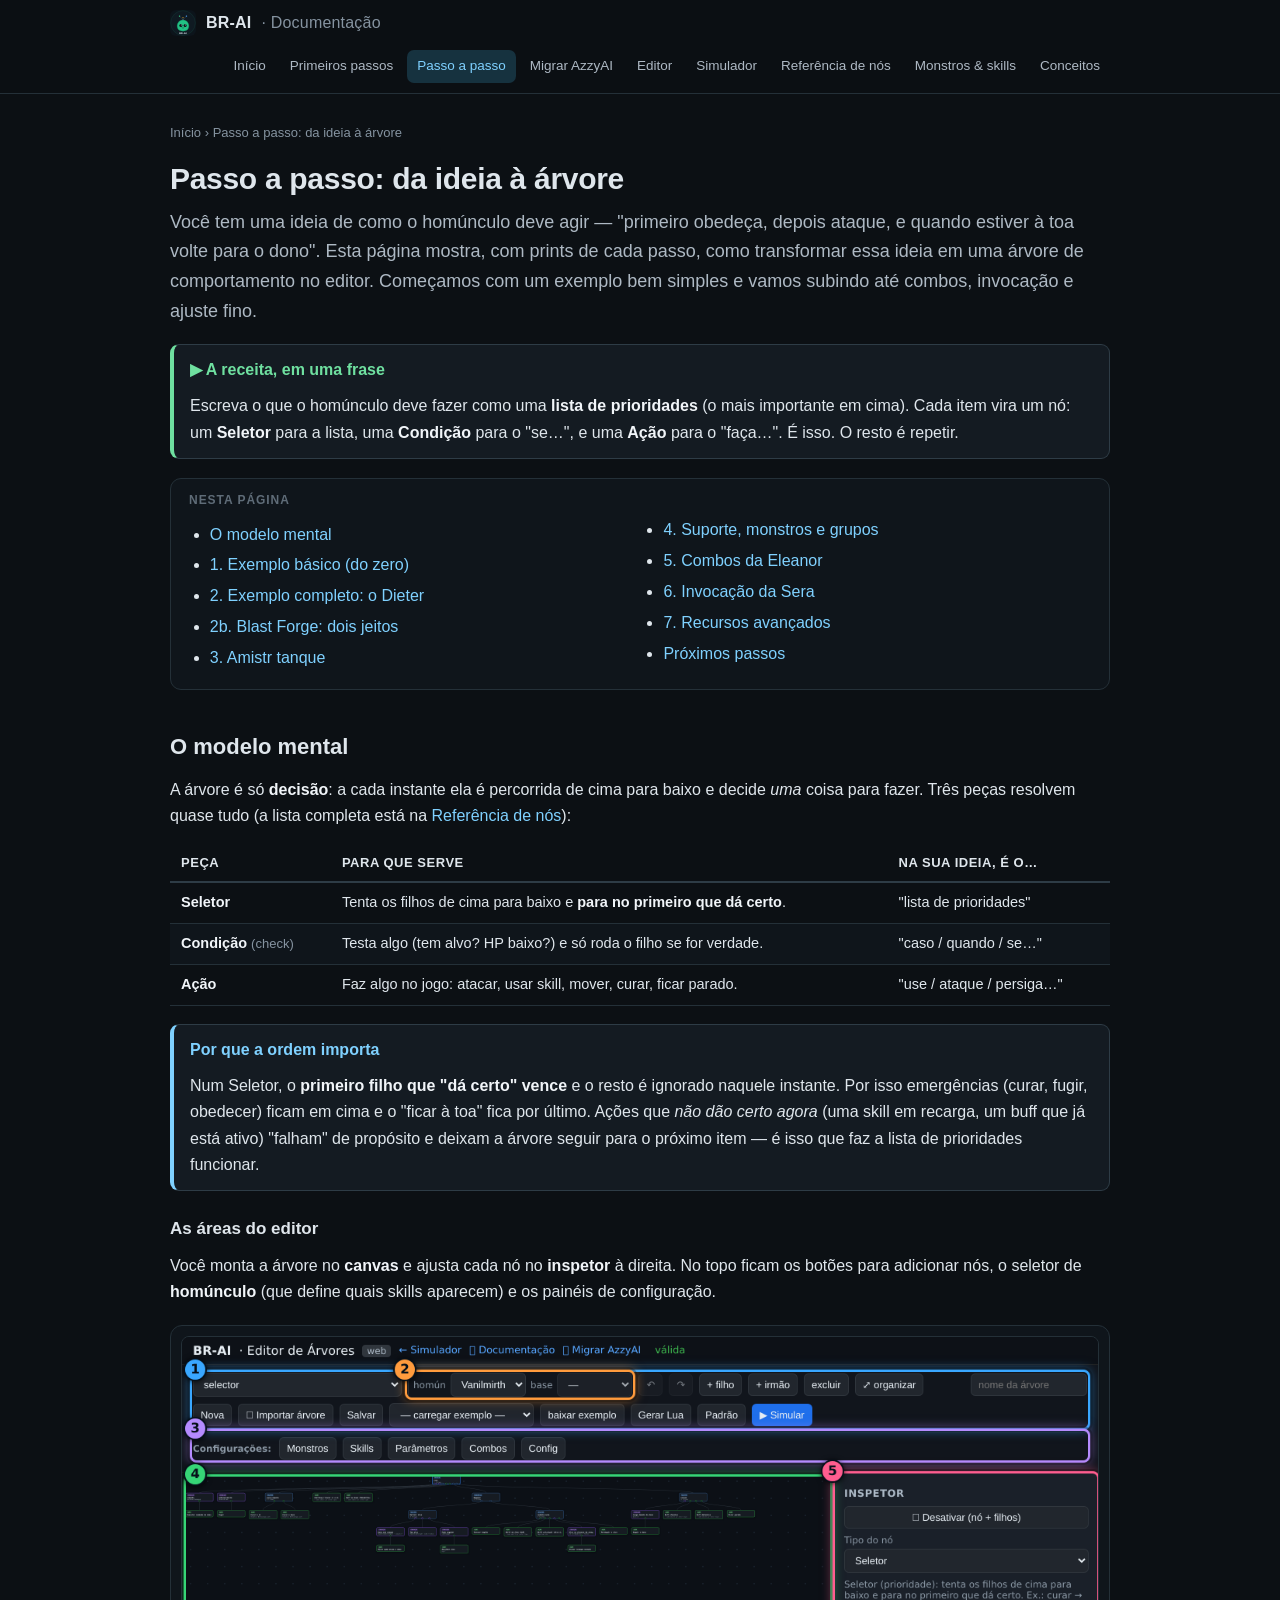
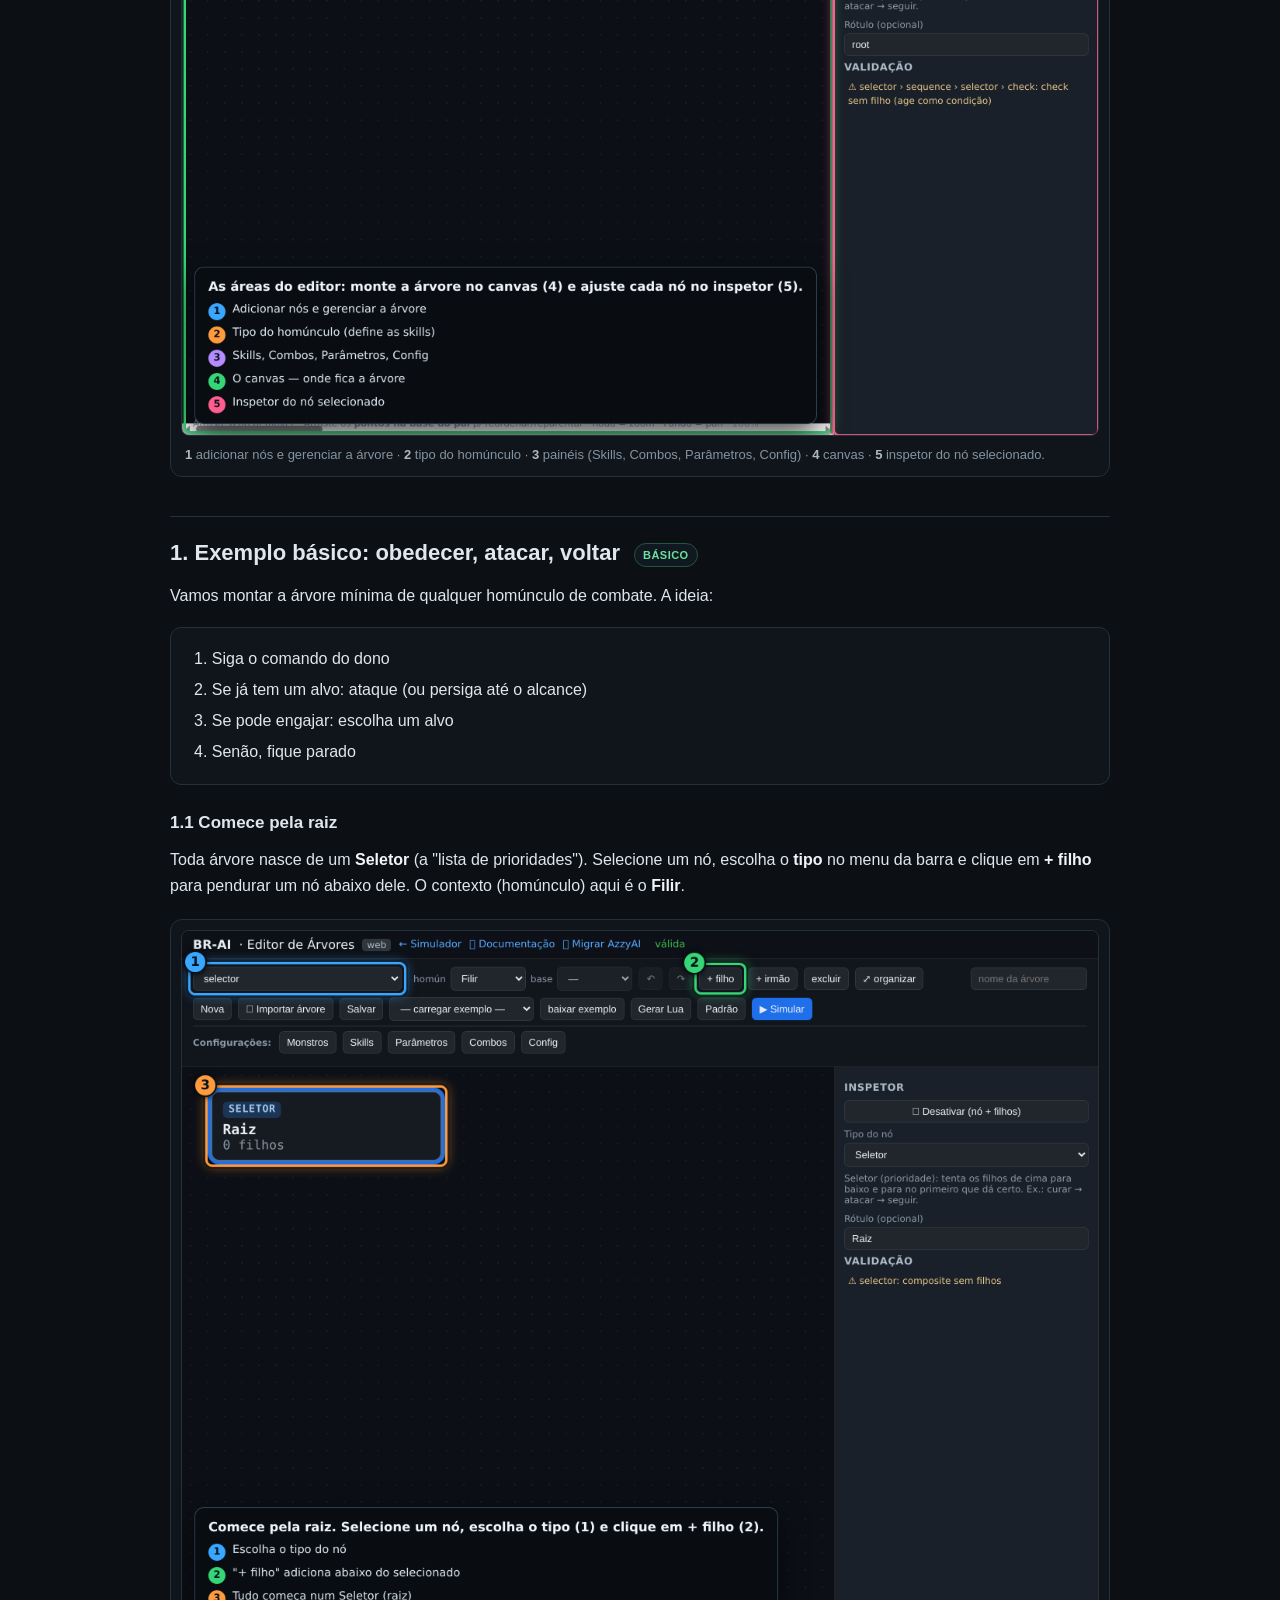
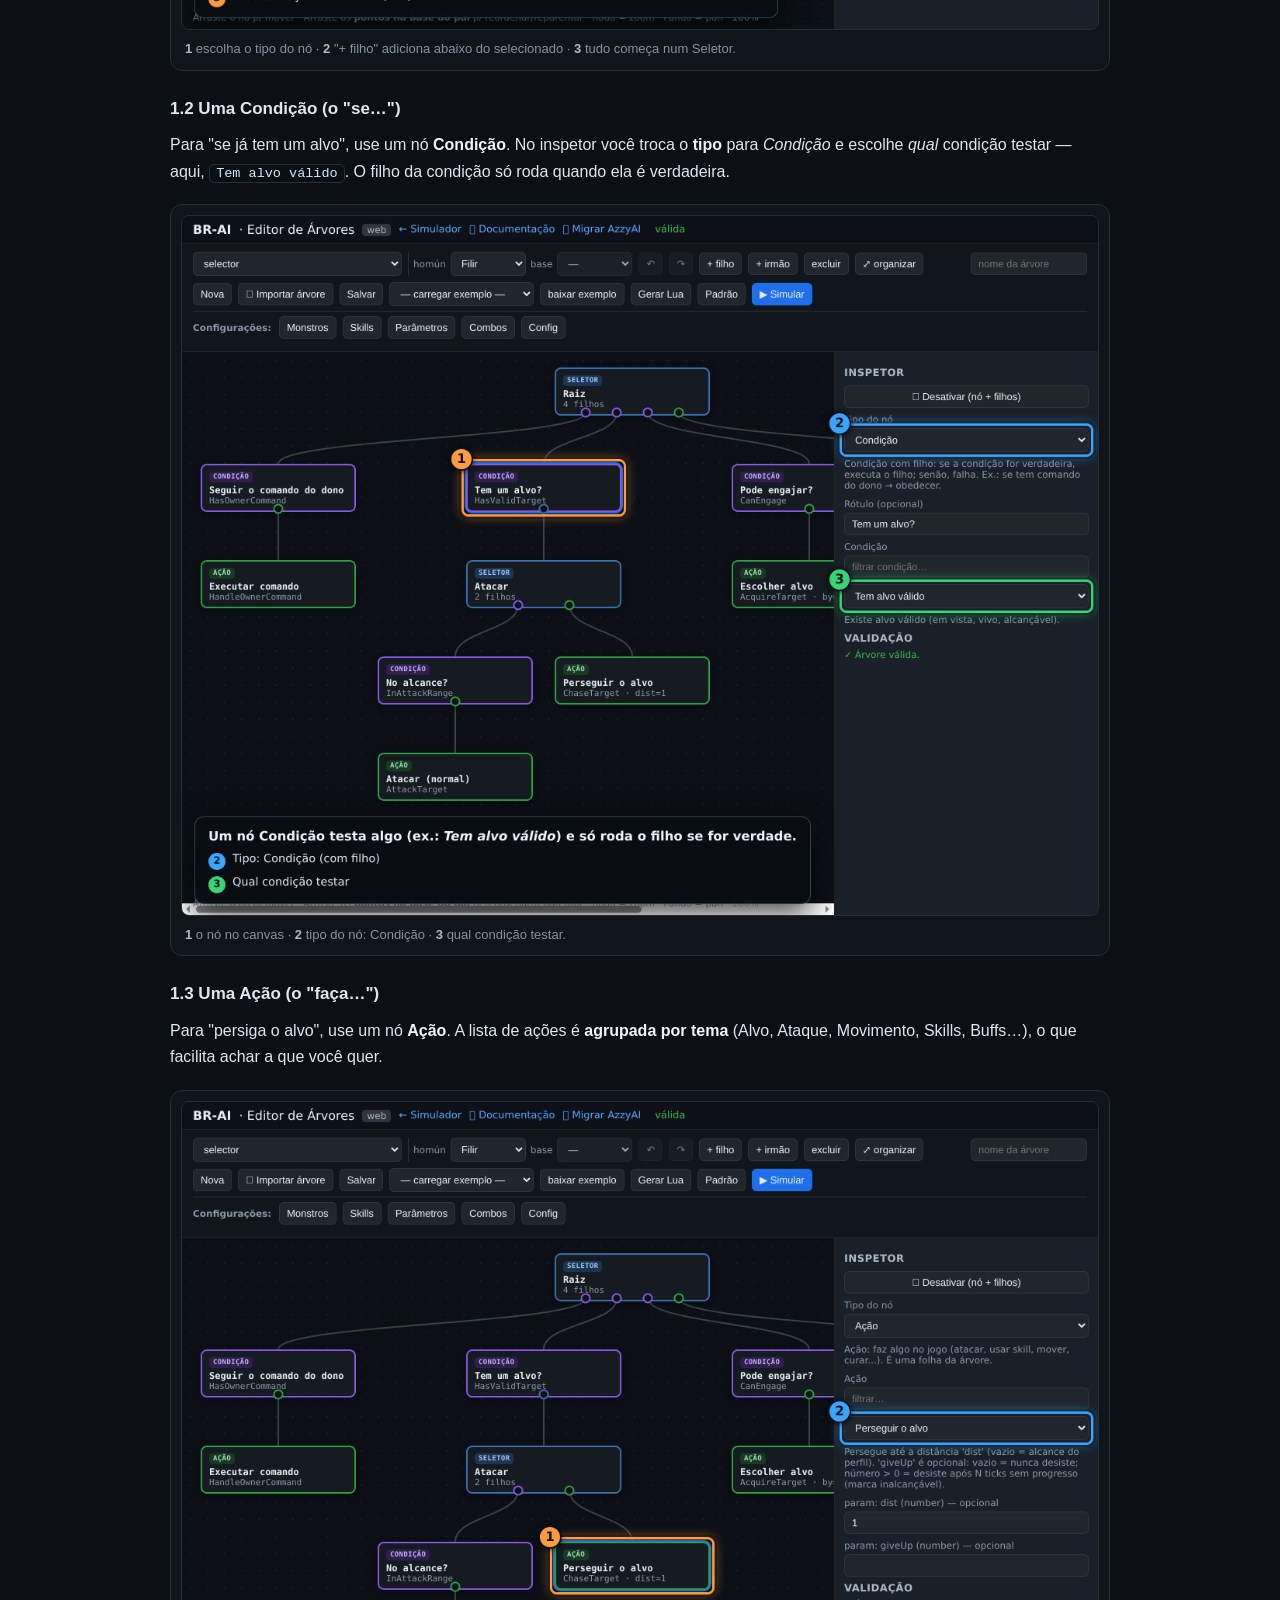
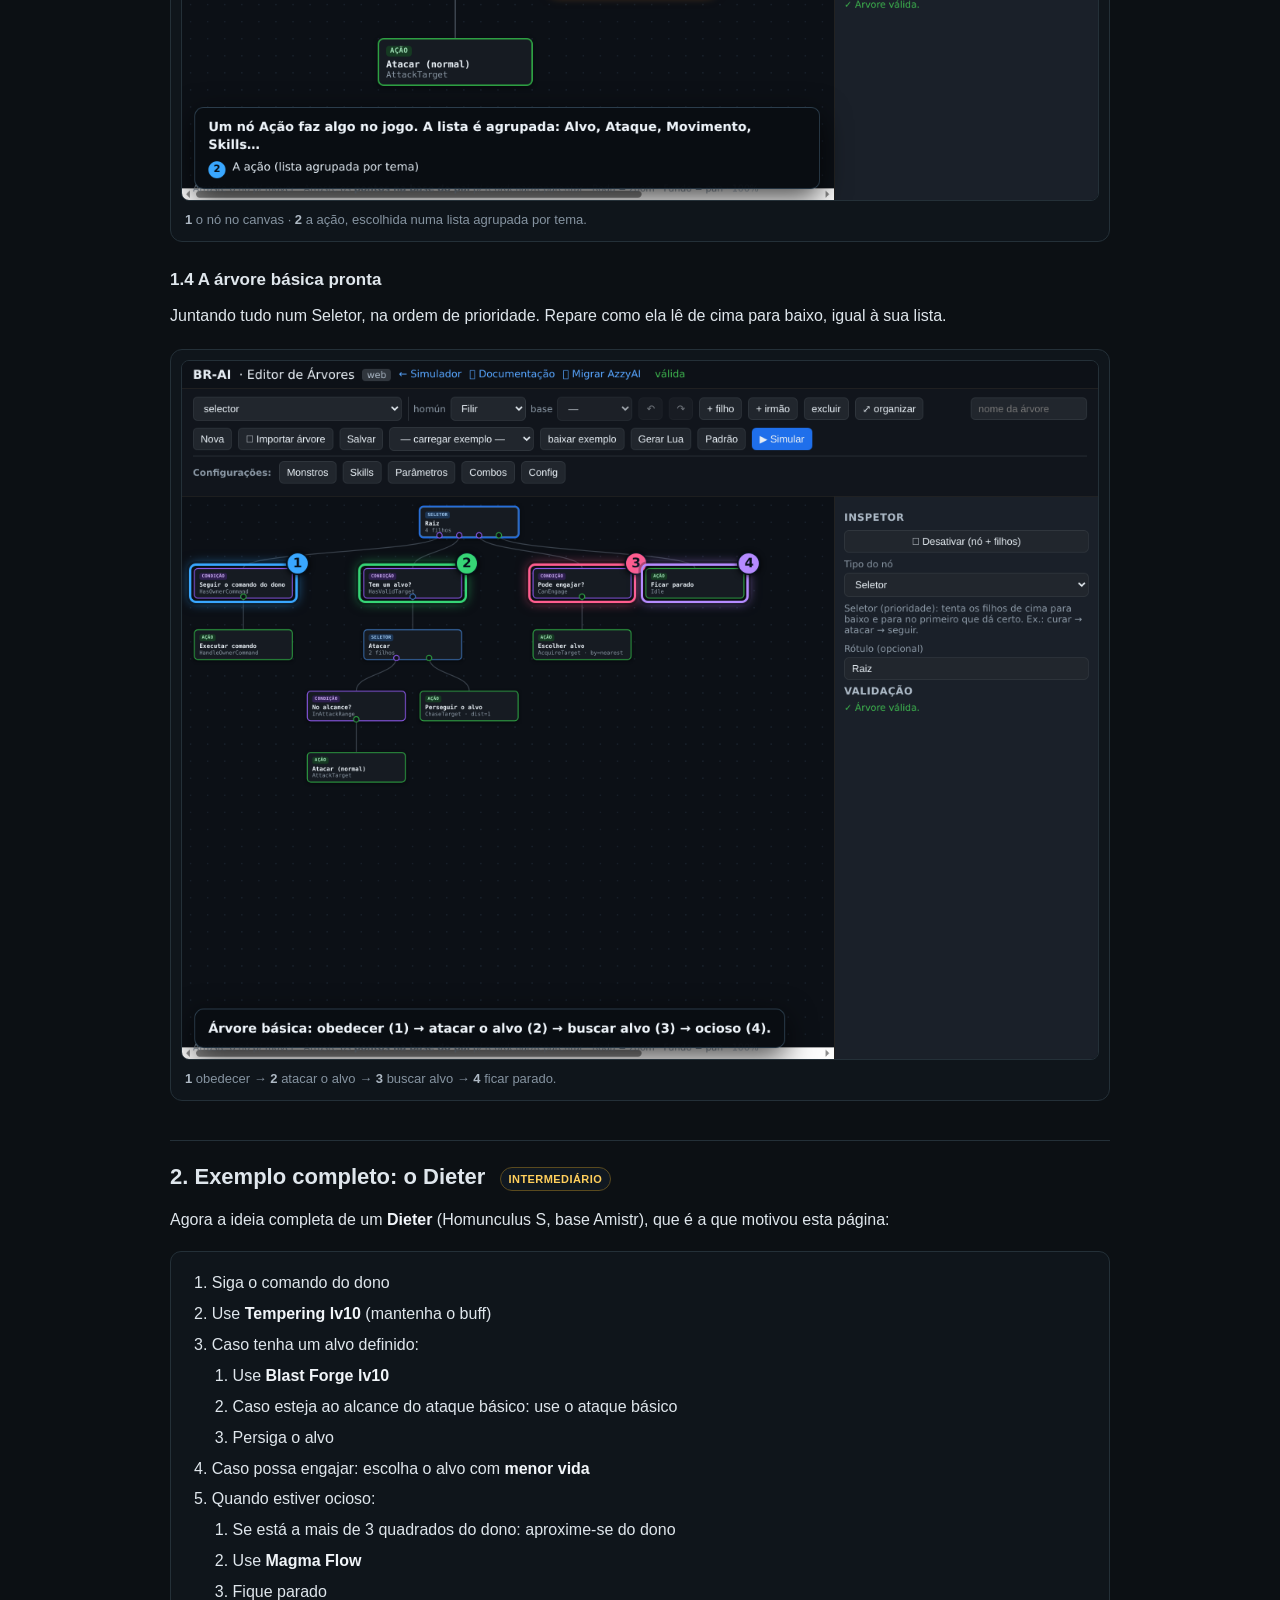
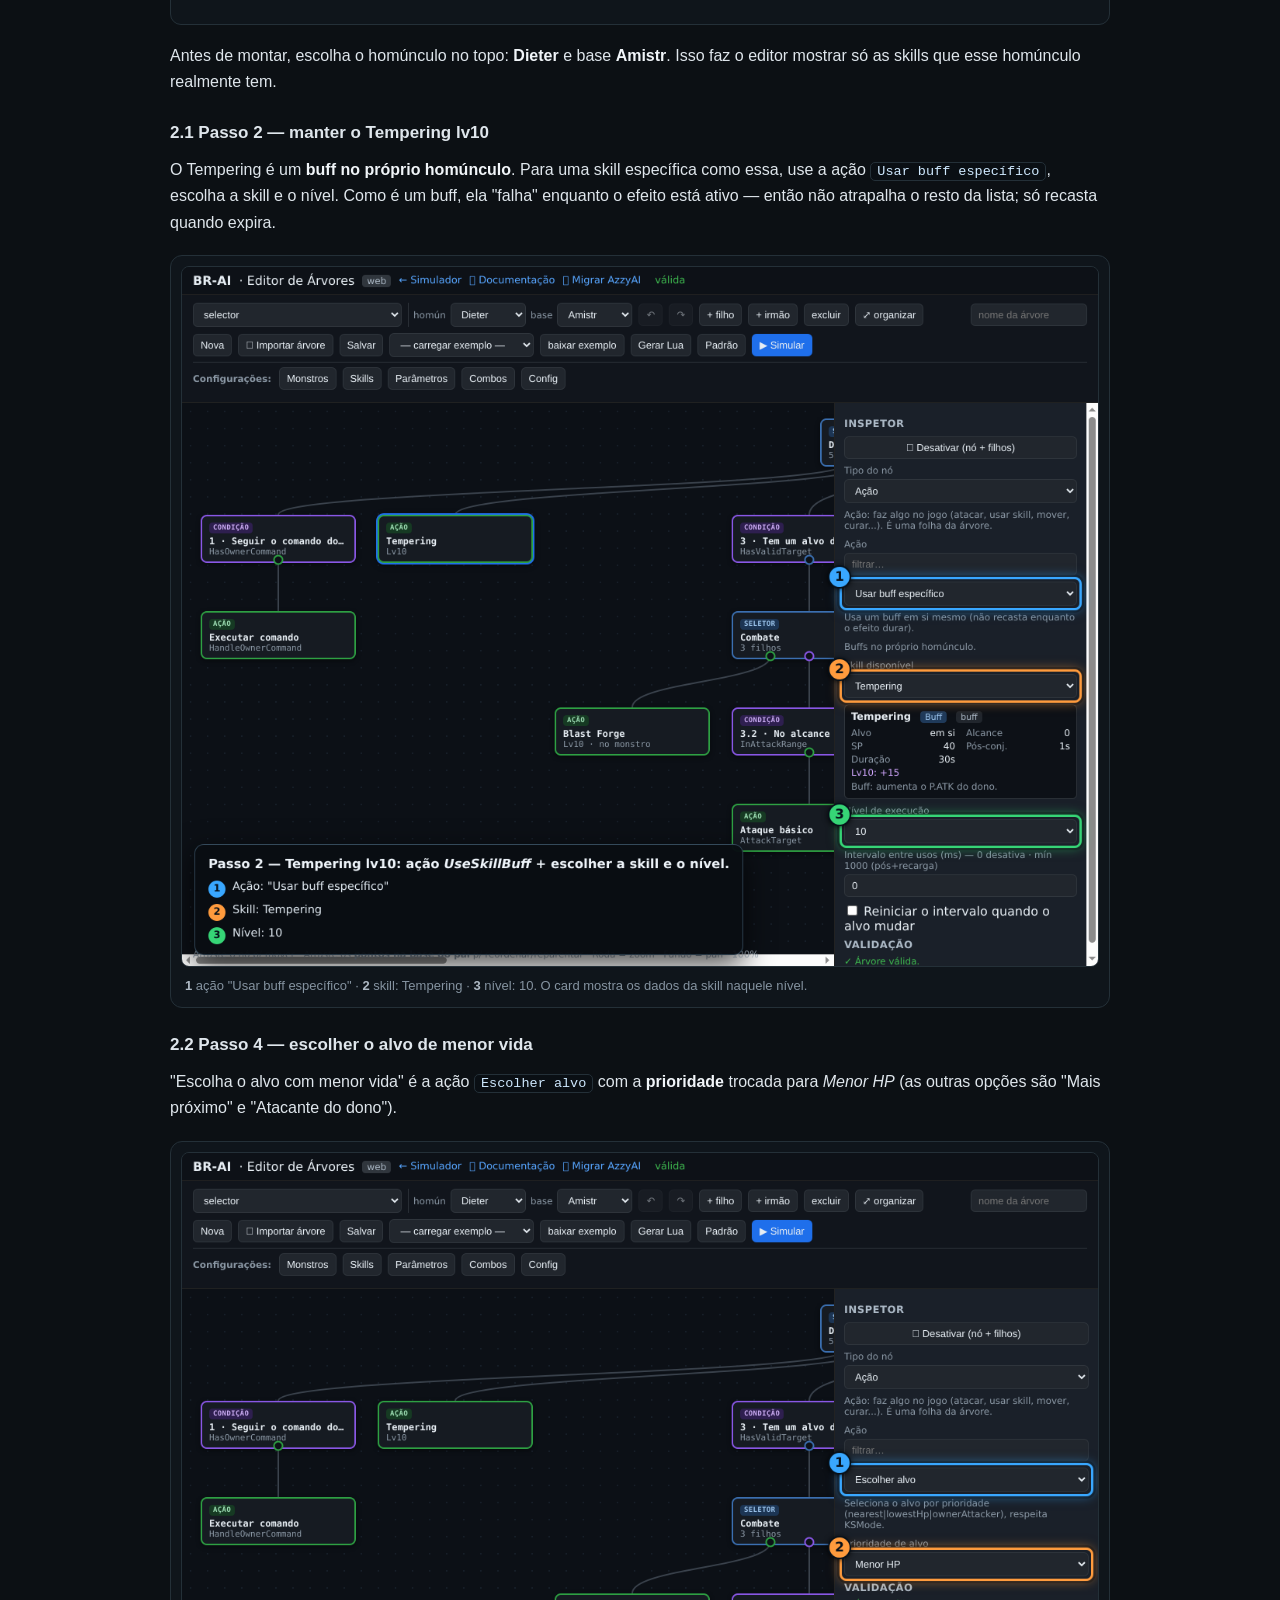
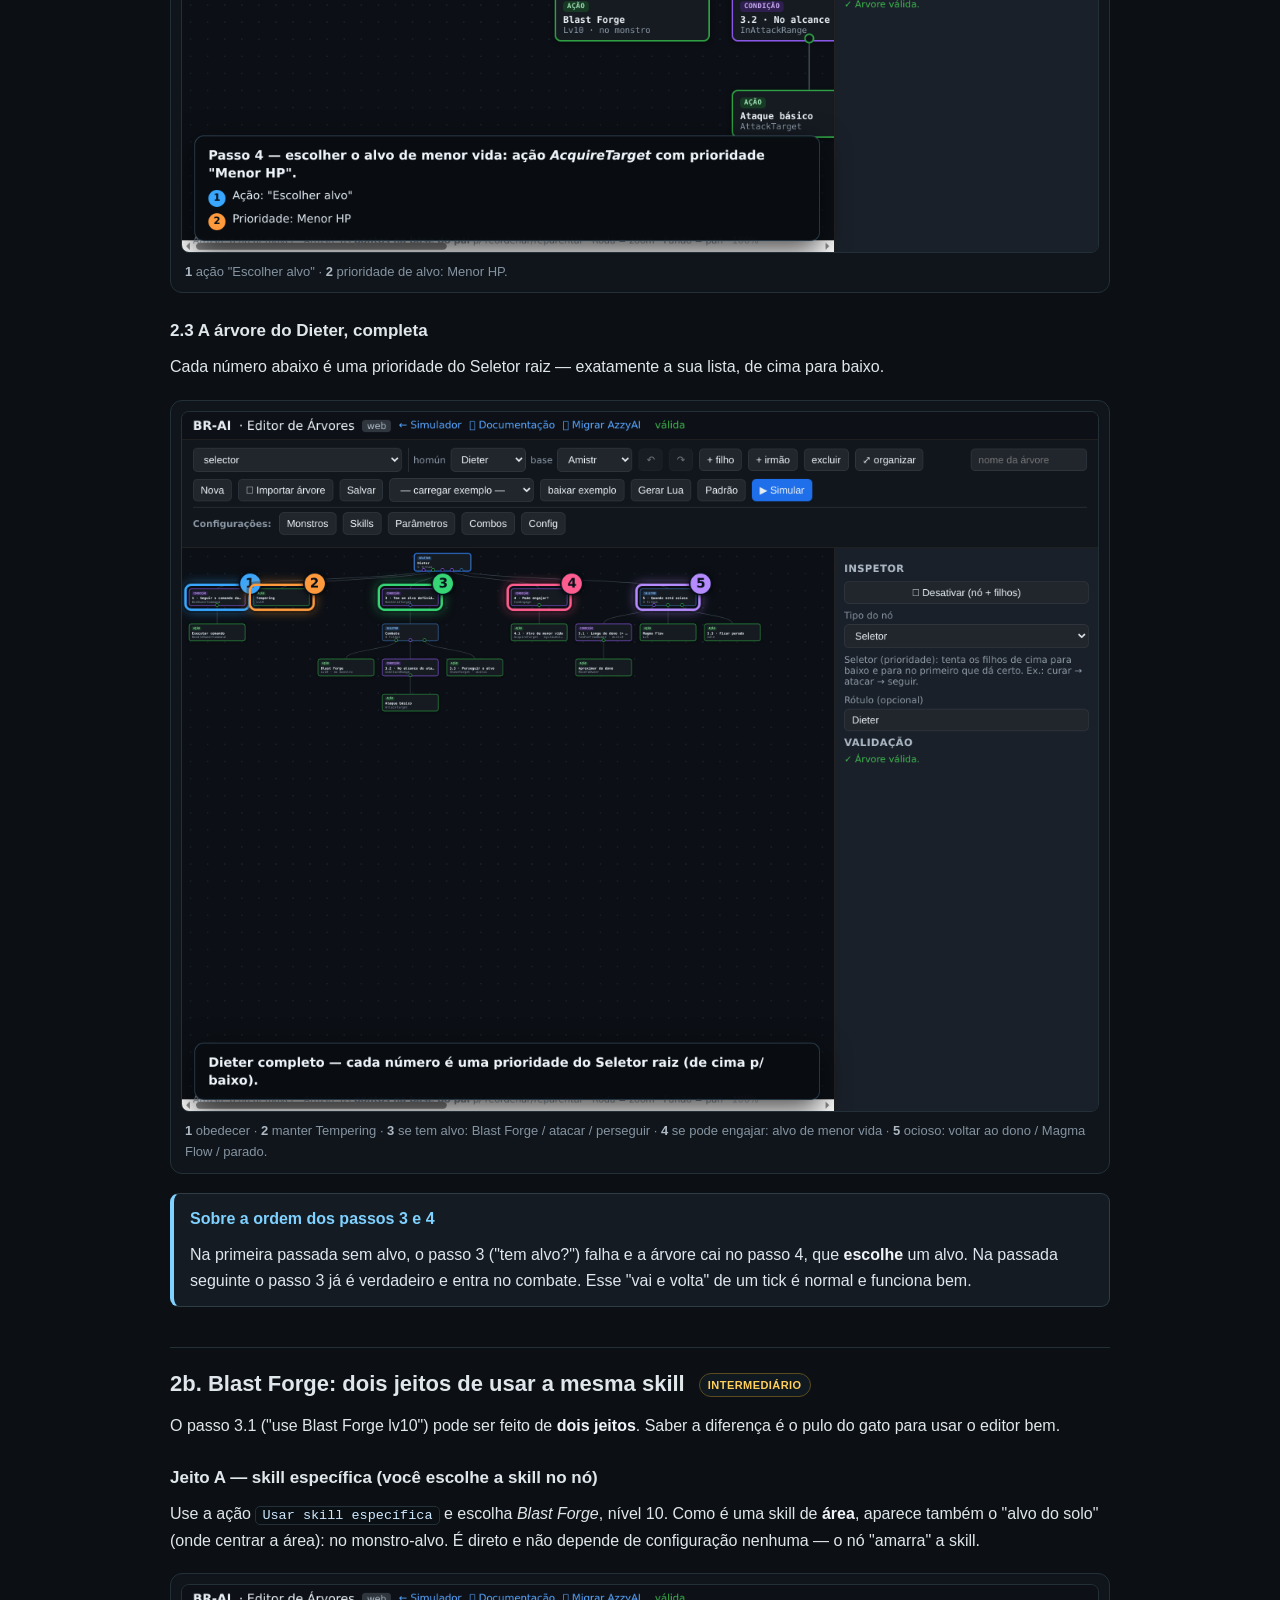
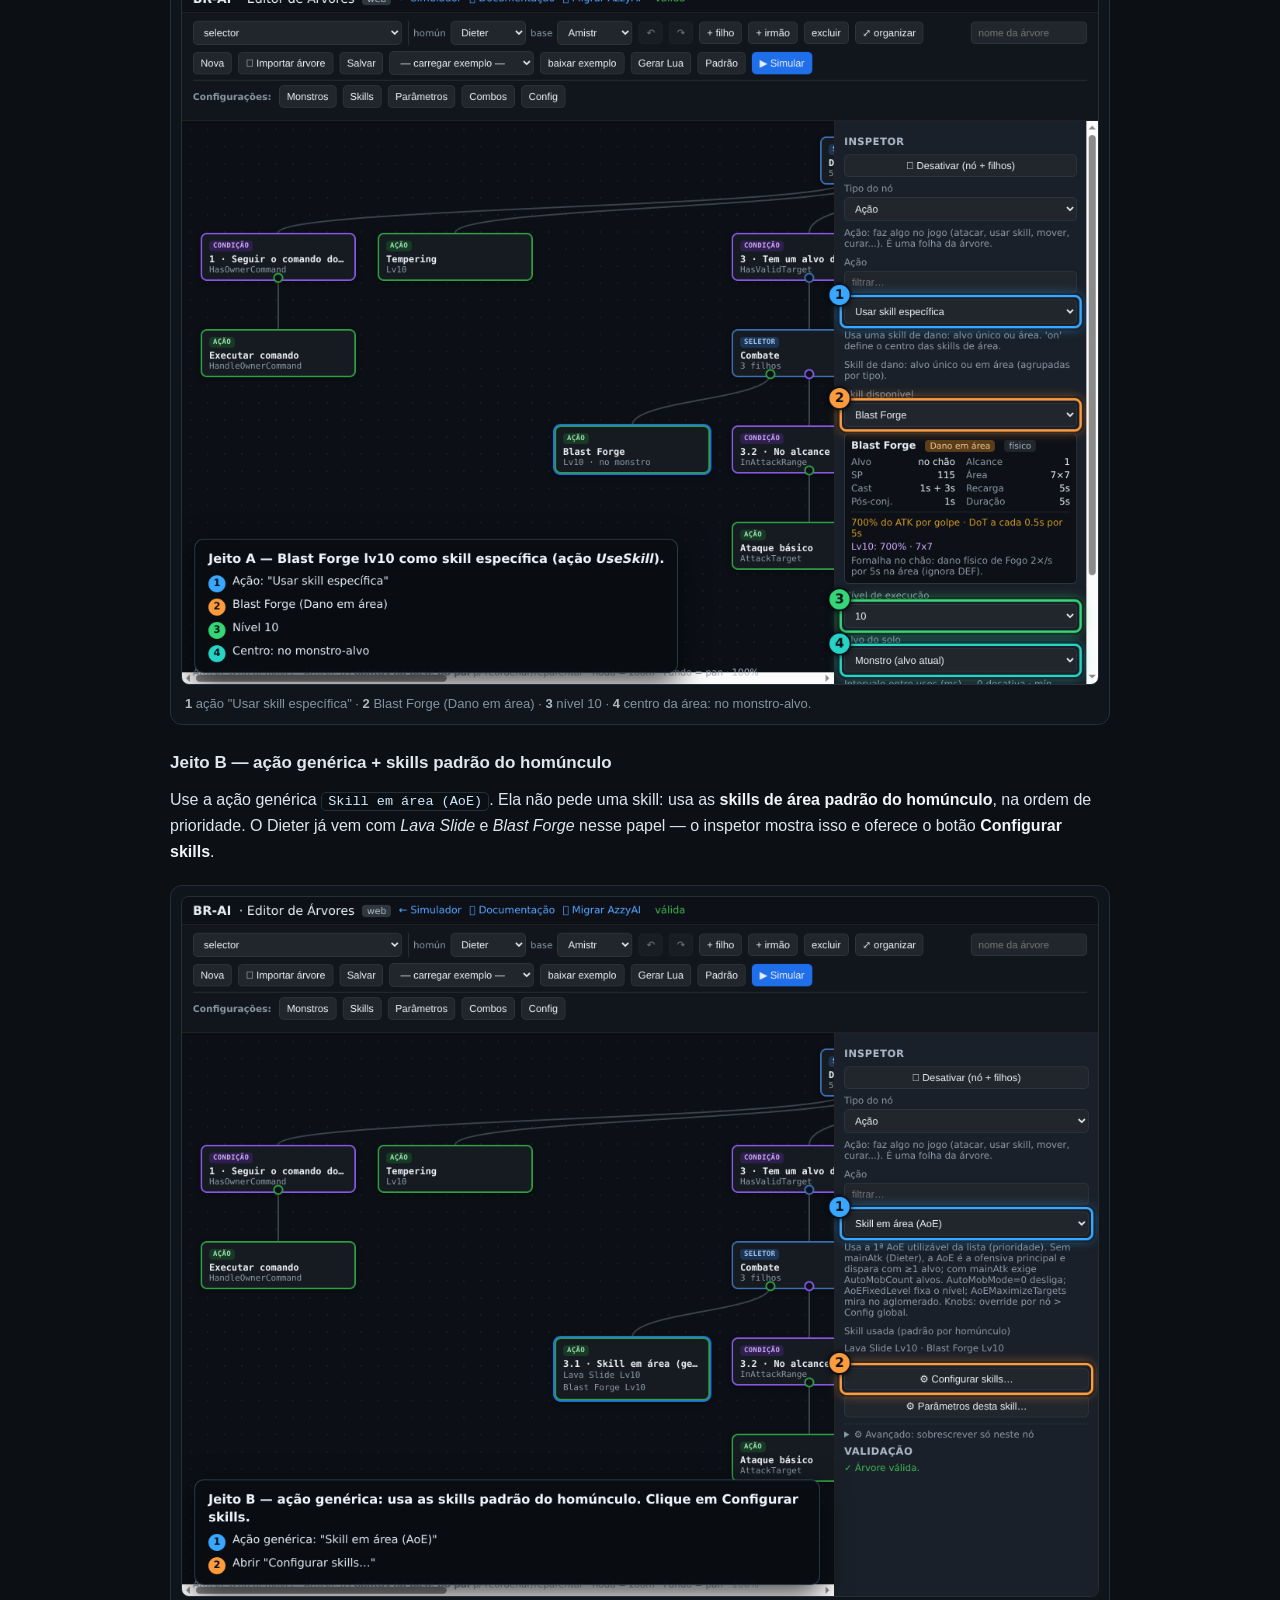
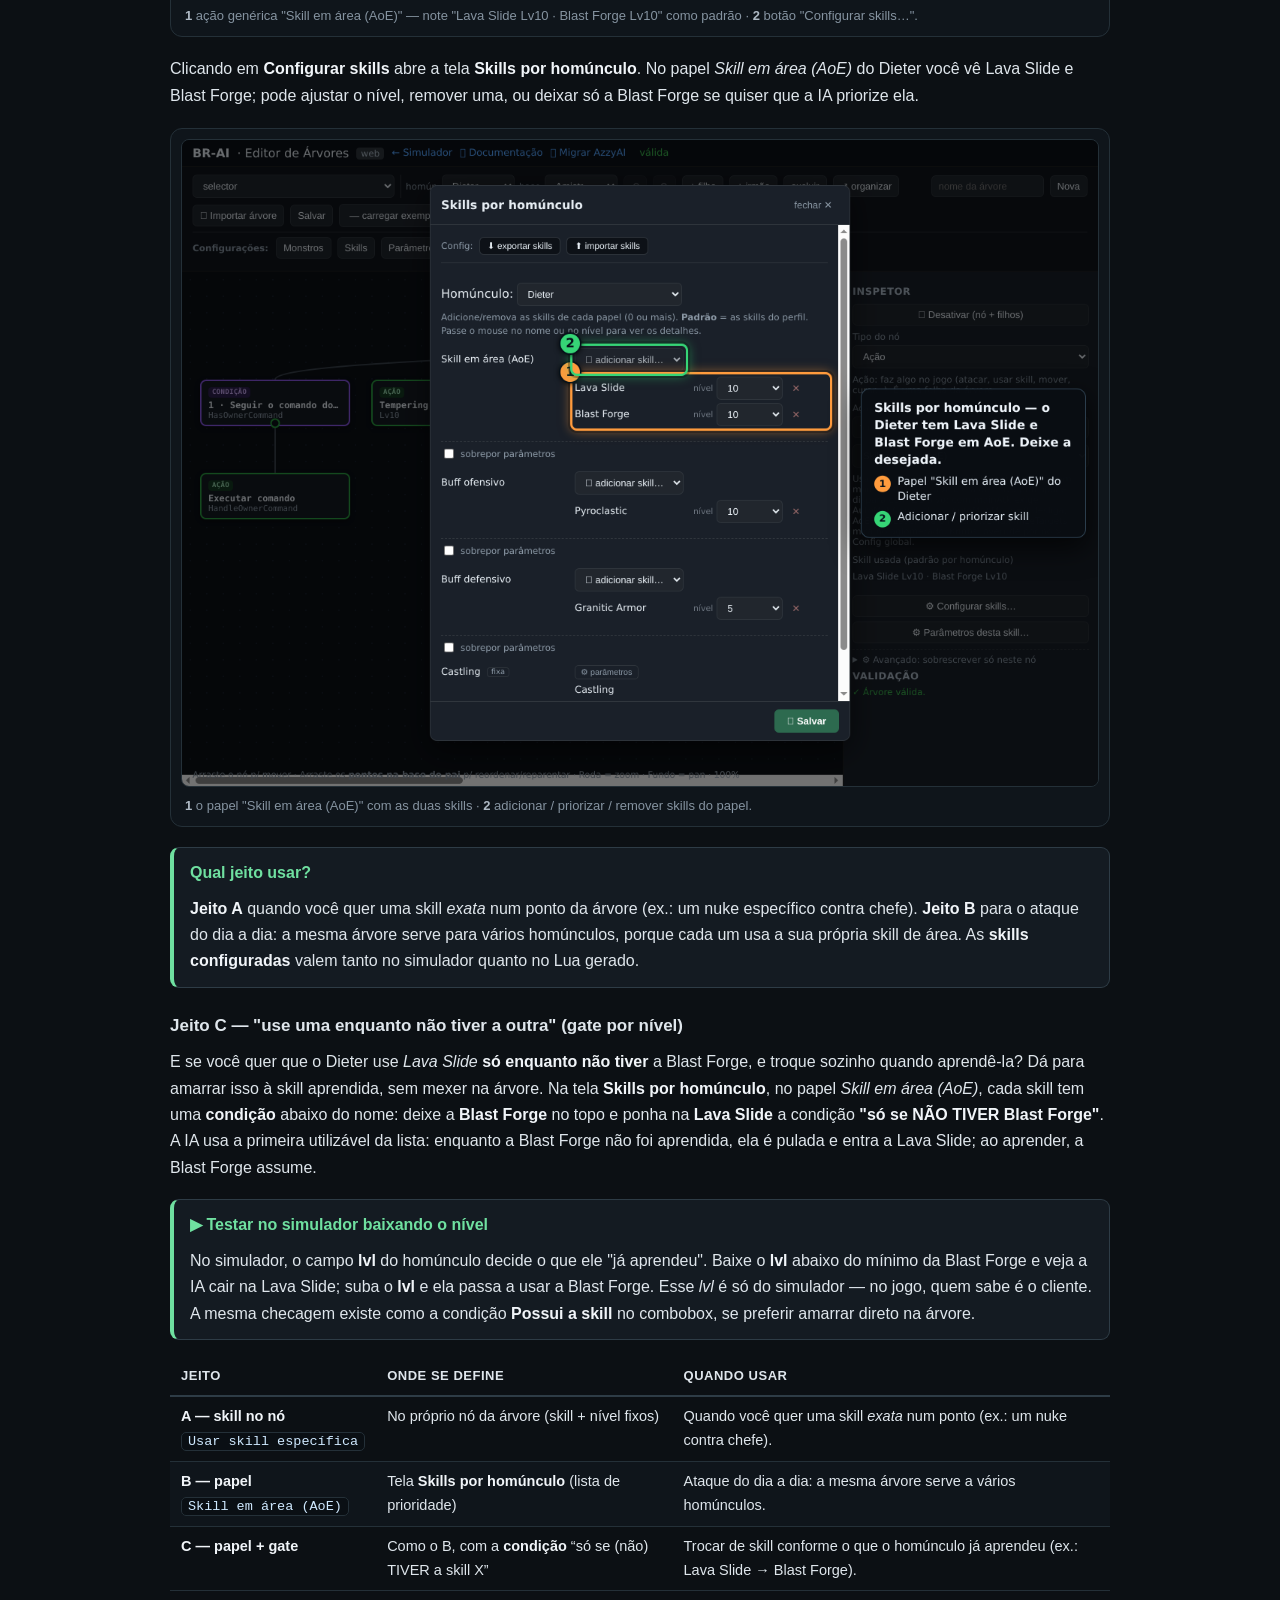
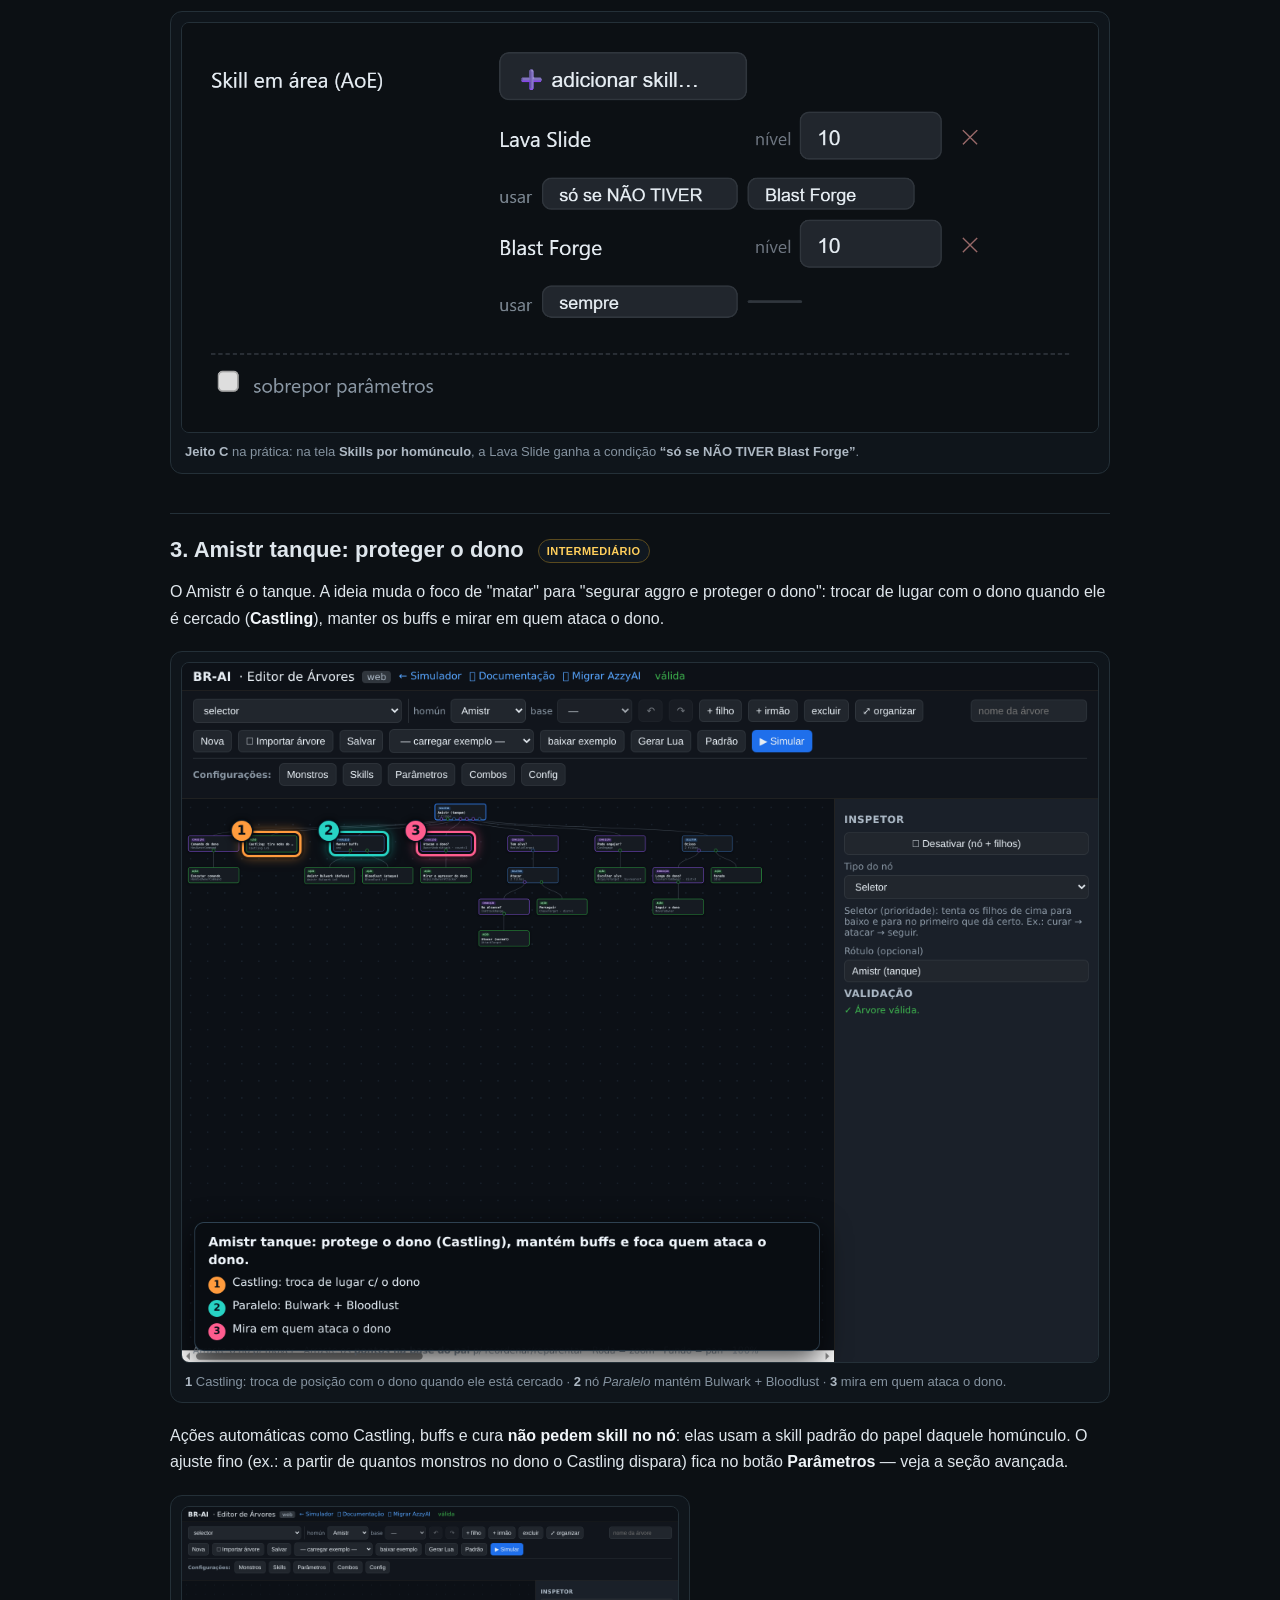
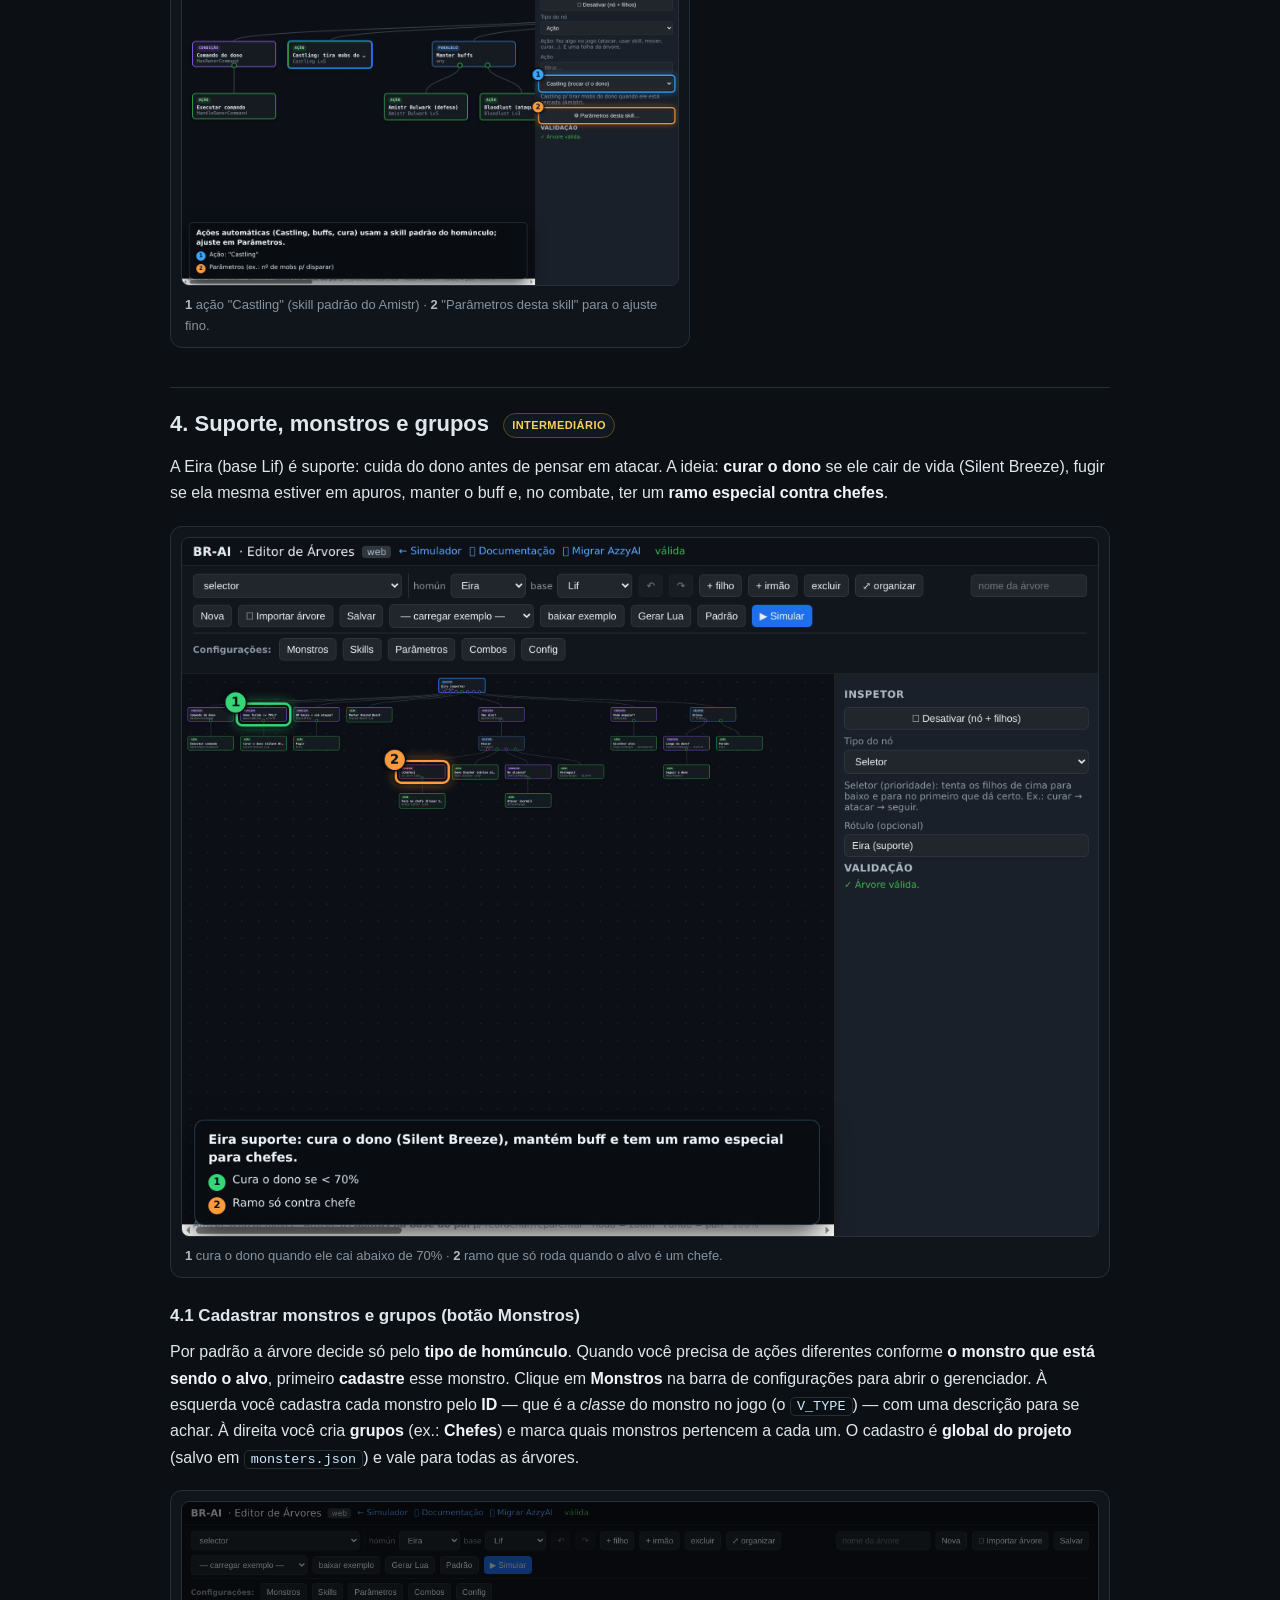
<file: docs/passo-a-passo.html>
<!DOCTYPE html>
<html lang="pt-BR">
<head>
<meta charset="UTF-8" />
<meta name="viewport" content="width=device-width, initial-scale=1" />
<title>Passo a passo: da ideia à árvore — BR-AI</title>
<link rel="stylesheet" href="help.css" />
<link rel="icon" href="img/logo.svg" />
<style>
  /* realces locais só desta página (não mexe no help.css) */
  figure a{display:block} figure a:hover{text-decoration:none}
  .ideia{counter-reset:none; background:var(--card2); border:1px solid var(--line); border-radius:11px; padding:14px 20px; margin:1.1em 0}
  .ideia ol{margin:.3em 0}
  .ideia ol ol{margin:.2em 0}
  .pill{display:inline-block; font-size:11px; font-weight:700; letter-spacing:.04em; text-transform:uppercase; padding:2px 8px; border-radius:20px; border:1px solid var(--line2); color:var(--ink2); background:#101820; margin-left:8px; vertical-align:middle}
  .pill.basico{color:#6fe0a0; border-color:#27543c} .pill.inter{color:#ffcf5c; border-color:#5a4a1e} .pill.avanc{color:#c9a6ff; border-color:#45336b}
  .legend{font-size:13px;color:var(--mut)}
</style>
</head>
<body>
<header class="top">
  <div class="row">
    <a class="brand" href="index.html"><img src="img/logo.svg" alt="" /> BR-AI <span class="muted" style="font-weight:500">· Documentação</span></a>
    <nav>
      <a href="index.html">Início</a>
      <a href="primeiros-passos.html">Primeiros passos</a>
      <a href="passo-a-passo.html" class="cur">Passo a passo</a>
      <a href="migrar.html">Migrar AzzyAI</a>
      <a href="editor.html">Editor</a>
      <a href="simulador.html">Simulador</a>
      <a href="referencia-nos.html">Referência de nós</a>
      <a href="monstros-e-skills.html">Monstros &amp; skills</a>
      <a href="conceitos.html">Conceitos</a>
    </nav>
  </div>
</header>

<main>
  <div class="crumbs"><a href="index.html">Início</a> › Passo a passo: da ideia à árvore</div>
  <h1>Passo a passo: da ideia à árvore</h1>
  <p class="lead">Você tem uma ideia de como o homúnculo deve agir — "primeiro obedeça, depois ataque, e quando estiver à toa volte para o dono". Esta página mostra, com prints de cada passo, como transformar essa ideia em uma árvore de comportamento no editor. Começamos com um exemplo bem simples e vamos subindo até combos, invocação e ajuste fino.</p>

  <div class="box tip">
    <div class="h">▶ A receita, em uma frase</div>
    <p>Escreva o que o homúnculo deve fazer como uma <strong>lista de prioridades</strong> (o mais importante em cima). Cada item vira um nó: um <strong>Seletor</strong> para a lista, uma <strong>Condição</strong> para o "se…", e uma <strong>Ação</strong> para o "faça…". É isso. O resto é repetir.</p>
  </div>

  <div class="toc">
    <div class="h">Nesta página</div>
    <ul>
      <li><a href="#mental">O modelo mental</a></li>
      <li><a href="#basico">1. Exemplo básico (do zero)</a></li>
      <li><a href="#dieter">2. Exemplo completo: o Dieter</a></li>
      <li><a href="#blastforge">2b. Blast Forge: dois jeitos</a></li>
      <li><a href="#amistr">3. Amistr tanque</a></li>
      <li><a href="#eira">4. Suporte, monstros e grupos</a></li>
      <li><a href="#eleanor">5. Combos da Eleanor</a></li>
      <li><a href="#sera">6. Invocação da Sera</a></li>
      <li><a href="#avancado">7. Recursos avançados</a></li>
      <li><a href="#proximos">Próximos passos</a></li>
    </ul>
  </div>

  <!-- ===================== MODELO MENTAL ===================== -->
  <h2 id="mental">O modelo mental</h2>
  <p>A árvore é só <strong>decisão</strong>: a cada instante ela é percorrida de cima para baixo e decide <em>uma</em> coisa para fazer. Três peças resolvem quase tudo (a lista completa está na <a href="referencia-nos.html">Referência de nós</a>):</p>
  <table>
    <thead><tr><th>Peça</th><th>Para que serve</th><th>Na sua ideia, é o…</th></tr></thead>
    <tbody>
      <tr><td><strong>Seletor</strong></td><td>Tenta os filhos de cima para baixo e <strong>para no primeiro que dá certo</strong>.</td><td>"lista de prioridades"</td></tr>
      <tr><td><strong>Condição</strong> <span class="legend">(check)</span></td><td>Testa algo (tem alvo? HP baixo?) e só roda o filho se for verdade.</td><td>"caso / quando / se…"</td></tr>
      <tr><td><strong>Ação</strong></td><td>Faz algo no jogo: atacar, usar skill, mover, curar, ficar parado.</td><td>"use / ataque / persiga…"</td></tr>
    </tbody>
  </table>
  <div class="box note">
    <div class="h">Por que a ordem importa</div>
    <p>Num Seletor, o <strong>primeiro filho que "dá certo" vence</strong> e o resto é ignorado naquele instante. Por isso emergências (curar, fugir, obedecer) ficam em cima e o "ficar à toa" fica por último. Ações que <em>não dão certo agora</em> (uma skill em recarga, um buff que já está ativo) "falham" de propósito e deixam a árvore seguir para o próximo item — é isso que faz a lista de prioridades funcionar.</p>
  </div>

  <h3>As áreas do editor</h3>
  <p>Você monta a árvore no <strong>canvas</strong> e ajusta cada nó no <strong>inspetor</strong> à direita. No topo ficam os botões para adicionar nós, o seletor de <strong>homúnculo</strong> (que define quais skills aparecem) e os painéis de configuração.</p>
  <figure>
    <a href="img/tut-visao-geral.png" target="_blank" rel="noopener"><img src="img/tut-visao-geral.png" alt="Editor com as cinco áreas destacadas" /></a>
    <figcaption><b>1</b> adicionar nós e gerenciar a árvore · <b>2</b> tipo do homúnculo · <b>3</b> painéis (Skills, Combos, Parâmetros, Config) · <b>4</b> canvas · <b>5</b> inspetor do nó selecionado.</figcaption>
  </figure>

  <!-- ===================== 1. BÁSICO ===================== -->
  <h2 id="basico">1. Exemplo básico: obedecer, atacar, voltar <span class="pill basico">básico</span></h2>
  <p>Vamos montar a árvore mínima de qualquer homúnculo de combate. A ideia:</p>
  <div class="ideia">
    <ol>
      <li>Siga o comando do dono</li>
      <li>Se já tem um alvo: ataque (ou persiga até o alcance)</li>
      <li>Se pode engajar: escolha um alvo</li>
      <li>Senão, fique parado</li>
    </ol>
  </div>

  <h3>1.1 Comece pela raiz</h3>
  <p>Toda árvore nasce de um <strong>Seletor</strong> (a "lista de prioridades"). Selecione um nó, escolha o <strong>tipo</strong> no menu da barra e clique em <strong>+ filho</strong> para pendurar um nó abaixo dele. O contexto (homúnculo) aqui é o <strong>Filir</strong>.</p>
  <figure>
    <a href="img/tut-basico-inicio.png" target="_blank" rel="noopener"><img src="img/tut-basico-inicio.png" alt="Editor com apenas o nó raiz e os controles de adicionar nó destacados" /></a>
    <figcaption><b>1</b> escolha o tipo do nó · <b>2</b> "+ filho" adiciona abaixo do selecionado · <b>3</b> tudo começa num Seletor.</figcaption>
  </figure>

  <h3>1.2 Uma Condição (o "se…")</h3>
  <p>Para "se já tem um alvo", use um nó <strong>Condição</strong>. No inspetor você troca o <strong>tipo</strong> para <em>Condição</em> e escolhe <em>qual</em> condição testar — aqui, <code>Tem alvo válido</code>. O filho da condição só roda quando ela é verdadeira.</p>
  <figure>
    <a href="img/tut-basico-condicao.png" target="_blank" rel="noopener"><img src="img/tut-basico-condicao.png" alt="Nó de condição selecionado com o inspetor mostrando tipo e condição" /></a>
    <figcaption><b>1</b> o nó no canvas · <b>2</b> tipo do nó: Condição · <b>3</b> qual condição testar.</figcaption>
  </figure>

  <h3>1.3 Uma Ação (o "faça…")</h3>
  <p>Para "persiga o alvo", use um nó <strong>Ação</strong>. A lista de ações é <strong>agrupada por tema</strong> (Alvo, Ataque, Movimento, Skills, Buffs…), o que facilita achar a que você quer.</p>
  <figure>
    <a href="img/tut-basico-acao.png" target="_blank" rel="noopener"><img src="img/tut-basico-acao.png" alt="Nó de ação selecionado com a lista agrupada de ações" /></a>
    <figcaption><b>1</b> o nó no canvas · <b>2</b> a ação, escolhida numa lista agrupada por tema.</figcaption>
  </figure>

  <h3>1.4 A árvore básica pronta</h3>
  <p>Juntando tudo num Seletor, na ordem de prioridade. Repare como ela lê de cima para baixo, igual à sua lista.</p>
  <figure>
    <a href="img/tut-basico-geral.png" target="_blank" rel="noopener"><img src="img/tut-basico-geral.png" alt="Árvore básica completa com as quatro prioridades numeradas" /></a>
    <figcaption><b>1</b> obedecer → <b>2</b> atacar o alvo → <b>3</b> buscar alvo → <b>4</b> ficar parado.</figcaption>
  </figure>

  <!-- ===================== 2. DIETER ===================== -->
  <h2 id="dieter">2. Exemplo completo: o Dieter <span class="pill inter">intermediário</span></h2>
  <p>Agora a ideia completa de um <strong>Dieter</strong> (Homunculus S, base Amistr), que é a que motivou esta página:</p>
  <div class="ideia">
    <ol>
      <li>Siga o comando do dono</li>
      <li>Use <strong>Tempering lv10</strong> (mantenha o buff)</li>
      <li>Caso tenha um alvo definido:
        <ol>
          <li>Use <strong>Blast Forge lv10</strong></li>
          <li>Caso esteja ao alcance do ataque básico: use o ataque básico</li>
          <li>Persiga o alvo</li>
        </ol>
      </li>
      <li>Caso possa engajar: escolha o alvo com <strong>menor vida</strong></li>
      <li>Quando estiver ocioso:
        <ol>
          <li>Se está a mais de 3 quadrados do dono: aproxime-se do dono</li>
          <li>Use <strong>Magma Flow</strong></li>
          <li>Fique parado</li>
        </ol>
      </li>
    </ol>
  </div>
  <p>Antes de montar, escolha o homúnculo no topo: <strong>Dieter</strong> e base <strong>Amistr</strong>. Isso faz o editor mostrar só as skills que esse homúnculo realmente tem.</p>

  <h3>2.1 Passo 2 — manter o Tempering lv10</h3>
  <p>O Tempering é um <strong>buff no próprio homúnculo</strong>. Para uma skill específica como essa, use a ação <code>Usar buff específico</code>, escolha a skill e o nível. Como é um buff, ela "falha" enquanto o efeito está ativo — então não atrapalha o resto da lista; só recasta quando expira.</p>
  <figure>
    <a href="img/tut-dieter-tempering.png" target="_blank" rel="noopener"><img src="img/tut-dieter-tempering.png" alt="Inspetor configurando UseSkillBuff com Tempering nível 10" /></a>
    <figcaption><b>1</b> ação "Usar buff específico" · <b>2</b> skill: Tempering · <b>3</b> nível: 10. O card mostra os dados da skill naquele nível.</figcaption>
  </figure>

  <h3>2.2 Passo 4 — escolher o alvo de menor vida</h3>
  <p>"Escolha o alvo com menor vida" é a ação <code>Escolher alvo</code> com a <strong>prioridade</strong> trocada para <em>Menor HP</em> (as outras opções são "Mais próximo" e "Atacante do dono").</p>
  <figure>
    <a href="img/tut-dieter-alvo.png" target="_blank" rel="noopener"><img src="img/tut-dieter-alvo.png" alt="Inspetor da ação Escolher alvo com prioridade Menor HP" /></a>
    <figcaption><b>1</b> ação "Escolher alvo" · <b>2</b> prioridade de alvo: Menor HP.</figcaption>
  </figure>

  <h3>2.3 A árvore do Dieter, completa</h3>
  <p>Cada número abaixo é uma prioridade do Seletor raiz — exatamente a sua lista, de cima para baixo.</p>
  <figure>
    <a href="img/tut-dieter-geral.png" target="_blank" rel="noopener"><img src="img/tut-dieter-geral.png" alt="Árvore completa do Dieter com as cinco prioridades numeradas" /></a>
    <figcaption><b>1</b> obedecer · <b>2</b> manter Tempering · <b>3</b> se tem alvo: Blast Forge / atacar / perseguir · <b>4</b> se pode engajar: alvo de menor vida · <b>5</b> ocioso: voltar ao dono / Magma Flow / parado.</figcaption>
  </figure>
  <div class="box note">
    <div class="h">Sobre a ordem dos passos 3 e 4</div>
    <p>Na primeira passada sem alvo, o passo 3 ("tem alvo?") falha e a árvore cai no passo 4, que <strong>escolhe</strong> um alvo. Na passada seguinte o passo 3 já é verdadeiro e entra no combate. Esse "vai e volta" de um tick é normal e funciona bem.</p>
  </div>

  <!-- ===================== 2b. BLAST FORGE DOIS JEITOS ===================== -->
  <h2 id="blastforge">2b. Blast Forge: dois jeitos de usar a mesma skill <span class="pill inter">intermediário</span></h2>
  <p>O passo 3.1 ("use Blast Forge lv10") pode ser feito de <strong>dois jeitos</strong>. Saber a diferença é o pulo do gato para usar o editor bem.</p>

  <h3>Jeito A — skill específica (você escolhe a skill no nó)</h3>
  <p>Use a ação <code>Usar skill específica</code> e escolha <em>Blast Forge</em>, nível 10. Como é uma skill de <strong>área</strong>, aparece também o "alvo do solo" (onde centrar a área): no monstro-alvo. É direto e não depende de configuração nenhuma — o nó "amarra" a skill.</p>
  <figure>
    <a href="img/tut-dieter-blastforge-a.png" target="_blank" rel="noopener"><img src="img/tut-dieter-blastforge-a.png" alt="Inspetor com UseSkill, Blast Forge nível 10 e alvo do solo no monstro" /></a>
    <figcaption><b>1</b> ação "Usar skill específica" · <b>2</b> Blast Forge (Dano em área) · <b>3</b> nível 10 · <b>4</b> centro da área: no monstro-alvo.</figcaption>
  </figure>

  <h3>Jeito B — ação genérica + skills padrão do homúnculo</h3>
  <p>Use a ação genérica <code>Skill em área (AoE)</code>. Ela não pede uma skill: usa as <strong>skills de área padrão do homúnculo</strong>, na ordem de prioridade. O Dieter já vem com <em>Lava Slide</em> e <em>Blast Forge</em> nesse papel — o inspetor mostra isso e oferece o botão <strong>Configurar skills</strong>.</p>
  <figure>
    <a href="img/tut-dieter-blastforge-b.png" target="_blank" rel="noopener"><img src="img/tut-dieter-blastforge-b.png" alt="Inspetor da ação genérica Skill em área mostrando as skills padrão e o botão Configurar skills" /></a>
    <figcaption><b>1</b> ação genérica "Skill em área (AoE)" — note "Lava Slide Lv10 · Blast Forge Lv10" como padrão · <b>2</b> botão "Configurar skills…".</figcaption>
  </figure>
  <p>Clicando em <strong>Configurar skills</strong> abre a tela <strong>Skills por homúnculo</strong>. No papel <em>Skill em área (AoE)</em> do Dieter você vê Lava Slide e Blast Forge; pode ajustar o nível, remover uma, ou deixar só a Blast Forge se quiser que a IA priorize ela.</p>
  <figure>
    <a href="img/tut-dieter-skills.png" target="_blank" rel="noopener"><img src="img/tut-dieter-skills.png" alt="Tela Skills por homúnculo do Dieter com o papel AoE destacado" /></a>
    <figcaption><b>1</b> o papel "Skill em área (AoE)" com as duas skills · <b>2</b> adicionar / priorizar / remover skills do papel.</figcaption>
  </figure>
  <div class="box tip">
    <div class="h">Qual jeito usar?</div>
    <p><strong>Jeito A</strong> quando você quer uma skill <em>exata</em> num ponto da árvore (ex.: um nuke específico contra chefe). <strong>Jeito B</strong> para o ataque do dia a dia: a mesma árvore serve para vários homúnculos, porque cada um usa a sua própria skill de área. As <strong>skills configuradas</strong> valem tanto no simulador quanto no Lua gerado.</p>
  </div>

  <h3>Jeito C — "use uma enquanto não tiver a outra" (gate por nível)</h3>
  <p>E se você quer que o Dieter use <em>Lava Slide</em> <strong>só enquanto não tiver</strong> a Blast Forge, e troque sozinho quando aprendê-la? Dá para amarrar isso à skill aprendida, sem mexer na árvore. Na tela <strong>Skills por homúnculo</strong>, no papel <em>Skill em área (AoE)</em>, cada skill tem uma <strong>condição</strong> abaixo do nome: deixe a <strong>Blast Forge</strong> no topo e ponha na <strong>Lava Slide</strong> a condição <strong>"só se NÃO TIVER Blast Forge"</strong>. A IA usa a primeira utilizável da lista: enquanto a Blast Forge não foi aprendida, ela é pulada e entra a Lava Slide; ao aprender, a Blast Forge assume.</p>
  <div class="box tip">
    <div class="h">▶ Testar no simulador baixando o nível</div>
    <p>No simulador, o campo <strong>lvl</strong> do homúnculo decide o que ele "já aprendeu". Baixe o <strong>lvl</strong> abaixo do mínimo da Blast Forge e veja a IA cair na Lava Slide; suba o <strong>lvl</strong> e ela passa a usar a Blast Forge. Esse <em>lvl</em> é só do simulador — no jogo, quem sabe é o cliente. A mesma checagem existe como a condição <strong>Possui a skill</strong> no combobox, se preferir amarrar direto na árvore.</p>
  </div>
  <table>
    <thead><tr><th>Jeito</th><th>Onde se define</th><th>Quando usar</th></tr></thead>
    <tbody>
      <tr><td><strong>A — skill no nó</strong><br><code>Usar skill específica</code></td><td>No próprio nó da árvore (skill + nível fixos)</td><td>Quando você quer uma skill <em>exata</em> num ponto (ex.: um nuke contra chefe).</td></tr>
      <tr><td><strong>B — papel</strong><br><code>Skill em área (AoE)</code></td><td>Tela <strong>Skills por homúnculo</strong> (lista de prioridade)</td><td>Ataque do dia a dia: a mesma árvore serve a vários homúnculos.</td></tr>
      <tr><td><strong>C — papel + gate</strong></td><td>Como o B, com a <strong>condição</strong> “só se (não) TIVER a skill X”</td><td>Trocar de skill conforme o que o homúnculo já aprendeu (ex.: Lava Slide → Blast Forge).</td></tr>
    </tbody>
  </table>
  <figure>
    <a href="img/skills-condicao.png" target="_blank" rel="noopener"><img src="img/skills-condicao.png" alt="Condição por skill no papel AoE do Dieter" /></a>
    <figcaption><b>Jeito C</b> na prática: na tela <b>Skills por homúnculo</b>, a Lava Slide ganha a condição <b>“só se NÃO TIVER Blast Forge”</b>.</figcaption>
  </figure>

  <!-- ===================== 3. AMISTR ===================== -->
  <h2 id="amistr">3. Amistr tanque: proteger o dono <span class="pill inter">intermediário</span></h2>
  <p>O Amistr é o tanque. A ideia muda o foco de "matar" para "segurar aggro e proteger o dono": trocar de lugar com o dono quando ele é cercado (<strong>Castling</strong>), manter os buffs e mirar em quem ataca o dono.</p>
  <figure>
    <a href="img/tut-amistr-geral.png" target="_blank" rel="noopener"><img src="img/tut-amistr-geral.png" alt="Árvore do Amistr tanque com Castling, buffs em paralelo e proteção do dono" /></a>
    <figcaption><b>1</b> Castling: troca de posição com o dono quando ele está cercado · <b>2</b> nó <em>Paralelo</em> mantém Bulwark + Bloodlust · <b>3</b> mira em quem ataca o dono.</figcaption>
  </figure>
  <p>Ações automáticas como Castling, buffs e cura <strong>não pedem skill no nó</strong>: elas usam a skill padrão do papel daquele homúnculo. O ajuste fino (ex.: a partir de quantos monstros no dono o Castling dispara) fica no botão <strong>Parâmetros</strong> — veja a seção avançada.</p>
  <figure class="inline">
    <a href="img/tut-amistr-castling.png" target="_blank" rel="noopener"><img src="img/tut-amistr-castling.png" alt="Inspetor da ação Castling com o botão Parâmetros" /></a>
    <figcaption><b>1</b> ação "Castling" (skill padrão do Amistr) · <b>2</b> "Parâmetros desta skill" para o ajuste fino.</figcaption>
  </figure>

  <!-- ===================== 4. EIRA / MONSTERCHECK ===================== -->
  <h2 id="eira">4. Suporte, monstros e grupos <span class="pill inter">intermediário</span></h2>
  <p>A Eira (base Lif) é suporte: cuida do dono antes de pensar em atacar. A ideia: <strong>curar o dono</strong> se ele cair de vida (Silent Breeze), fugir se ela mesma estiver em apuros, manter o buff e, no combate, ter um <strong>ramo especial contra chefes</strong>.</p>
  <figure>
    <a href="img/tut-eira-geral.png" target="_blank" rel="noopener"><img src="img/tut-eira-geral.png" alt="Árvore da Eira suporte com cura do dono e ramo contra chefe" /></a>
    <figcaption><b>1</b> cura o dono quando ele cai abaixo de 70% · <b>2</b> ramo que só roda quando o alvo é um chefe.</figcaption>
  </figure>

  <h3 id="monstros">4.1 Cadastrar monstros e grupos (botão Monstros)</h3>
  <p>Por padrão a árvore decide só pelo <strong>tipo de homúnculo</strong>. Quando você precisa de ações diferentes conforme <strong>o monstro que está sendo o alvo</strong>, primeiro <strong>cadastre</strong> esse monstro. Clique em <strong>Monstros</strong> na barra de configurações para abrir o gerenciador. À esquerda você cadastra cada monstro pelo <strong>ID</strong> — que é a <em>classe</em> do monstro no jogo (o <code>V_TYPE</code>) — com uma descrição para se achar. À direita você cria <strong>grupos</strong> (ex.: <strong>Chefes</strong>) e marca quais monstros pertencem a cada um. O cadastro é <strong>global do projeto</strong> (salvo em <code>monsters.json</code>) e vale para todas as árvores.</p>
  <figure>
    <a href="img/tut-monstros.png" target="_blank" rel="noopener"><img src="img/tut-monstros.png" alt="Gerenciador de monstros e grupos com o grupo Chefes selecionado" /></a>
    <figcaption><b>1</b> cadastre um monstro: ID (a classe no jogo) + descrição · <b>2</b> marque quem entra no grupo selecionado · <b>3</b> crie ou escolha um grupo (ex.: Chefes).</figcaption>
  </figure>
  <div class="box note">
    <div class="h">Como descobrir o ID de um monstro</div>
    <p>O ID é a <strong>classe</strong> do monstro (o mesmo número que o jogo usa internamente, o <code>V_TYPE</code>). Você pode pegá-lo numa base de dados do servidor (por exemplo, o divine-pride) ou observando no próprio jogo. No <strong>simulador</strong>, você define a classe de cada monstro no painel dele e vê o ramo disparar — dá para testar a reação antes de levar ao jogo.</p>
  </div>

  <h3 id="nomonstro">4.2 O nó Monstro (a condição que reage ao alvo)</h3>
  <p>Com os monstros cadastrados, o nó <strong>Monstro</strong> (monsterCheck) é a condição que reage a eles. Ele tem <strong>um único filho</strong> e o executa <strong>só quando o alvo atual <em>é</em></strong> o monstro escolhido <strong><em>ou está</em></strong> no grupo escolhido. Sem alvo no momento, ele simplesmente falha — e a árvore segue para o próximo item. A opção <strong>negar</strong> inverte tudo: roda quando o alvo <em>não</em> é aquele monstro e <em>não</em> está no grupo — útil para "ataque normalmente, <strong>exceto</strong> contra o grupo X".</p>
  <figure>
    <a href="img/tut-monstercheck.png" target="_blank" rel="noopener"><img src="img/tut-monstercheck.png" alt="Inspetor do nó Monstro com grupo Chefes selecionado" /></a>
    <figcaption><b>1</b> um monstro específico… · <b>2</b> …ou um grupo (ex.: Chefes) · <b>3</b> "negar" inverte (todos menos esse).</figcaption>
  </figure>
  <p>No exemplo da Eira acima, o nó Monstro aponta para o grupo <strong>Chefes</strong>: quando o alvo é um chefe, ela troca o ataque em área por um foco no alvo. Você verá esse padrão de novo em <a href="#cooldown">7.1</a>, onde um <em>cooldown</em> joga um debuff só em chefes a cada 12&nbsp;s. Ao <strong>Gerar Lua</strong>, o cadastro vira um <code>monsters.lua</code> que acompanha o pacote (o <code>AI.lua</code> o carrega sozinho). A referência completa está em <a href="monstros-e-skills.html">Monstros &amp; skills</a>.</p>

  <!-- ===================== 5. ELEANOR ===================== -->
  <h2 id="eleanor">5. Combos da Eleanor <span class="pill avanc">avançado</span></h2>
  <p>A Eleanor luta com <strong>combos</strong> e dois estilos (Combate/Power e Agarrão/Grapple). Em vez de montar cada golpe na mão, ela usa um único nó guarda-chuva, <code>Ofensiva da Eleanor</code>, que cuida de estilo + esferas + combo de uma vez.</p>
  <figure class="inline">
    <a href="img/tut-eleanor-no.png" target="_blank" rel="noopener"><img src="img/tut-eleanor-no.png" alt="Inspetor do nó Ofensiva da Eleanor com o botão de abrir o painel de combos" /></a>
    <figcaption><b>1</b> ação "Ofensiva da Eleanor" · <b>2</b> "Abrir painel de Combos".</figcaption>
  </figure>
  <p>No painel de <strong>Combos da Eleanor</strong> você define o estilo padrão, a <strong>barragem de esferas</strong> (quantas esferas estimadas antes de começar o combo, para garantir o finalizador), a janela de encadeamento e o limite de ameaça para liberar o Agarrão. Embaixo, as duas cadeias (Power e Grapple) com o <strong>nível de cada golpe</strong> — note o aviso de que o E.Q.C. é proibido em Boss/MVP.</p>
  <figure>
    <a href="img/tut-eleanor-combos.png" target="_blank" rel="noopener"><img src="img/tut-eleanor-combos.png" alt="Painel de Combos da Eleanor com estilo, esferas, ameaça e as cadeias Power e Grapple" /></a>
    <figcaption><b>1</b> estilo (Combate / Agarrão / Auto) · <b>2</b> esferas mínimas para iniciar · <b>3</b> limite de ameaça para o Agarrão · <b>4</b> as duas cadeias e o nível de cada golpe.</figcaption>
  </figure>
  <div class="box note">
    <div class="h">Estilo "Auto"</div>
    <p>No estilo <strong>Auto</strong>, a Eleanor entra no Agarrão só quando está isolada (poucos monstros perto, dentro do "limite de ameaça"); em multidão, fica no Combate. Isso evita a armadilha do Tinder Breaker, que zera o Flee.</p>
  </div>

  <!-- ===================== 6. SERA ===================== -->
  <h2 id="sera">6. Invocação da Sera <span class="pill avanc">avançado</span></h2>
  <p>A Sera invoca uma <strong>Legião</strong> de insetos. A ação <code>Invocar/manter Legião</code> decide sozinha quando (re)invocar. No nó você define os parâmetros que <strong>sobrepõem</strong> o padrão: nível, política de re-invocação (<code>onExpire</code>, <code>keepFull</code>, <code>minCount</code>) e o número mínimo de inimigos por perto.</p>
  <figure>
    <a href="img/tut-sera-no.png" target="_blank" rel="noopener"><img src="img/tut-sera-no.png" alt="Inspetor do nó Invocar Legião da Sera com os parâmetros" /></a>
    <figcaption><b>1</b> ação "Invocar/manter Legião (Sera)" · <b>2</b> parâmetros do nó (nível, re-invocação, mín. de inimigos) — sobrepõem o padrão.</figcaption>
  </figure>
  <p>O <strong>padrão</strong> da invocação fica na tela de <strong>Skills</strong>, no painel de invocação: ali você vê quantos insetos saem por nível e configura a política com controles mais amigáveis (o nó na árvore tem prioridade sobre isso).</p>
  <figure>
    <a href="img/tut-sera-summon.png" target="_blank" rel="noopener"><img src="img/tut-sera-summon.png" alt="Painel de invocação da Sera dentro da tela de Skills" /></a>
    <figcaption><b>1</b> quantos insetos por nível · <b>2</b> o padrão da invocação: política de re-invocação, nível, mín. de inimigos, só em Boss/MVP.</figcaption>
  </figure>

  <!-- ===================== 7. AVANÇADO ===================== -->
  <h2 id="avancado">7. Recursos avançados <span class="pill avanc">avançado</span></h2>

  <h3 id="cooldown">7.1 Recarga (cooldown): "a cada X segundos"</h3>
  <p>O decorator <strong>Recarga</strong> deixa o filho agir e depois o <strong>bloqueia por alguns ms</strong>. Ótimo para temporizar algo — por exemplo, jogar um debuff de chefe só a cada 12 segundos, em vez de toda hora.</p>
  <figure>
    <a href="img/tut-cooldown.png" target="_blank" rel="noopener"><img src="img/tut-cooldown.png" alt="Inspetor de um nó Recarga com o campo de milissegundos" /></a>
    <figcaption><b>1</b> o nó Recarga no canvas · <b>2</b> bloqueia o filho por 12000 ms após cada uso.</figcaption>
  </figure>

  <h3 id="limiter">7.2 Limitador: "no máximo N vezes"</h3>
  <p>O decorator <strong>Limitador</strong> deixa o filho dar certo no máximo N vezes. Útil para algo que só deve acontecer poucas vezes (um setup inicial, por exemplo). A <em>chave</em> agrupa o limite quando você quer compartilhá-lo entre nós.</p>
  <figure>
    <a href="img/tut-limiter.png" target="_blank" rel="noopener"><img src="img/tut-limiter.png" alt="Inspetor de um nó Limitador com máximo e chave" /></a>
    <figcaption><b>1</b> o nó Limitador no canvas · <b>2</b> máximo de sucessos · <b>3</b> chave opcional.</figcaption>
  </figure>

  <h3 id="parametros">7.3 Parâmetros por papel: ajuste fino sem mexer na árvore</h3>
  <p>O botão <strong>Parâmetros</strong> abre um painel com uma <strong>aba por papel</strong> (skill de área, buff, cura…). Ali você ajusta <em>quando e como</em> cada skill dispara — por exemplo, a partir de quantos monstros agrupados a AoE vale a pena, ou a reserva de SP. É global do homúnculo e vale no simulador e no Lua. Cada parâmetro aparece com um <strong>rótulo descritivo</strong> (ex.: <em>Usar skill de ataque</em>, <em>Mín. de alvos p/ AoE</em>); passe o mouse para ver o código e uma dica.</p>
  <figure>
    <a href="img/tut-parametros.png" target="_blank" rel="noopener"><img src="img/tut-parametros.png" alt="Painel de Parâmetros das skills com abas por papel" /></a>
    <figcaption><b>1</b> uma aba por papel · <b>2</b> os ajustes com rótulos descritivos (mín. de alvos p/ AoE, reserva de SP, nível fixo…).</figcaption>
  </figure>

  <h3 id="desativar">7.4 Desativar um nó para testar</h3>
  <p>Quer testar uma versão da árvore sem um ramo, mas sem apagá-lo? <strong>Desative</strong> o nó (botão no inspetor ou tecla <kbd>D</kbd>). Ele fica cinza, não executa e <strong>some do Lua</strong> ao gerar — depois é só reativar.</p>
  <figure>
    <a href="img/tut-desativar.png" target="_blank" rel="noopener"><img src="img/tut-desativar.png" alt="Árvore com um ramo desativado em cinza" /></a>
    <figcaption><b>1</b> liga/desliga o nó (e os filhos) · <b>2</b> o ramo desativado fica cinza e não entra no Lua gerado.</figcaption>
  </figure>

  <!-- ===================== PRÓXIMOS PASSOS ===================== -->
  <h2 id="proximos">Próximos passos: testar e levar ao jogo</h2>
  <p>Com a árvore montada, o fluxo é sempre o mesmo:</p>
  <ol class="steps">
    <li><strong>Salve</strong> a árvore (dê um nome no topo).</li>
    <li>Clique em <strong>▶ Simular</strong> e teste num cenário (dono + monstros). Veja a árvore acender ao vivo e confira se cada prioridade dispara como você imaginou — detalhes no <a href="simulador.html">Guia do Simulador</a>.</li>
    <li>Volte, ajuste (reordene prioridades, troque skills, desative ramos) e repita.</li>
    <li class="last">Quando estiver bom, clique em <strong>Gerar Lua</strong> para baixar o pacote pronto para a pasta da IA do RO — veja o <a href="editor.html#gerar">Guia do Editor</a>.</li>
  </ol>
  <div class="box tip">
    <div class="h">Resumo</div>
    <p>Escreva a ideia como lista de prioridades → Seletor na raiz, Condição para os "se…", Ação para os "faça…", de cima (mais urgente) para baixo (ocioso). Skills específicas pelo nó, skills do dia a dia pelos papéis. Teste no simulador e gere o Lua. Pronto.</p>
  </div>
</main>

<footer>
  BR-AI — IA de homúnculos do Ragnarok Online sobre árvore de comportamento. Veja também o <a href="editor.html">Guia do Editor</a>, o <a href="simulador.html">Simulador</a> e a <a href="referencia-nos.html">Referência de nós</a>.
</footer>
</body>
</html>
</file>
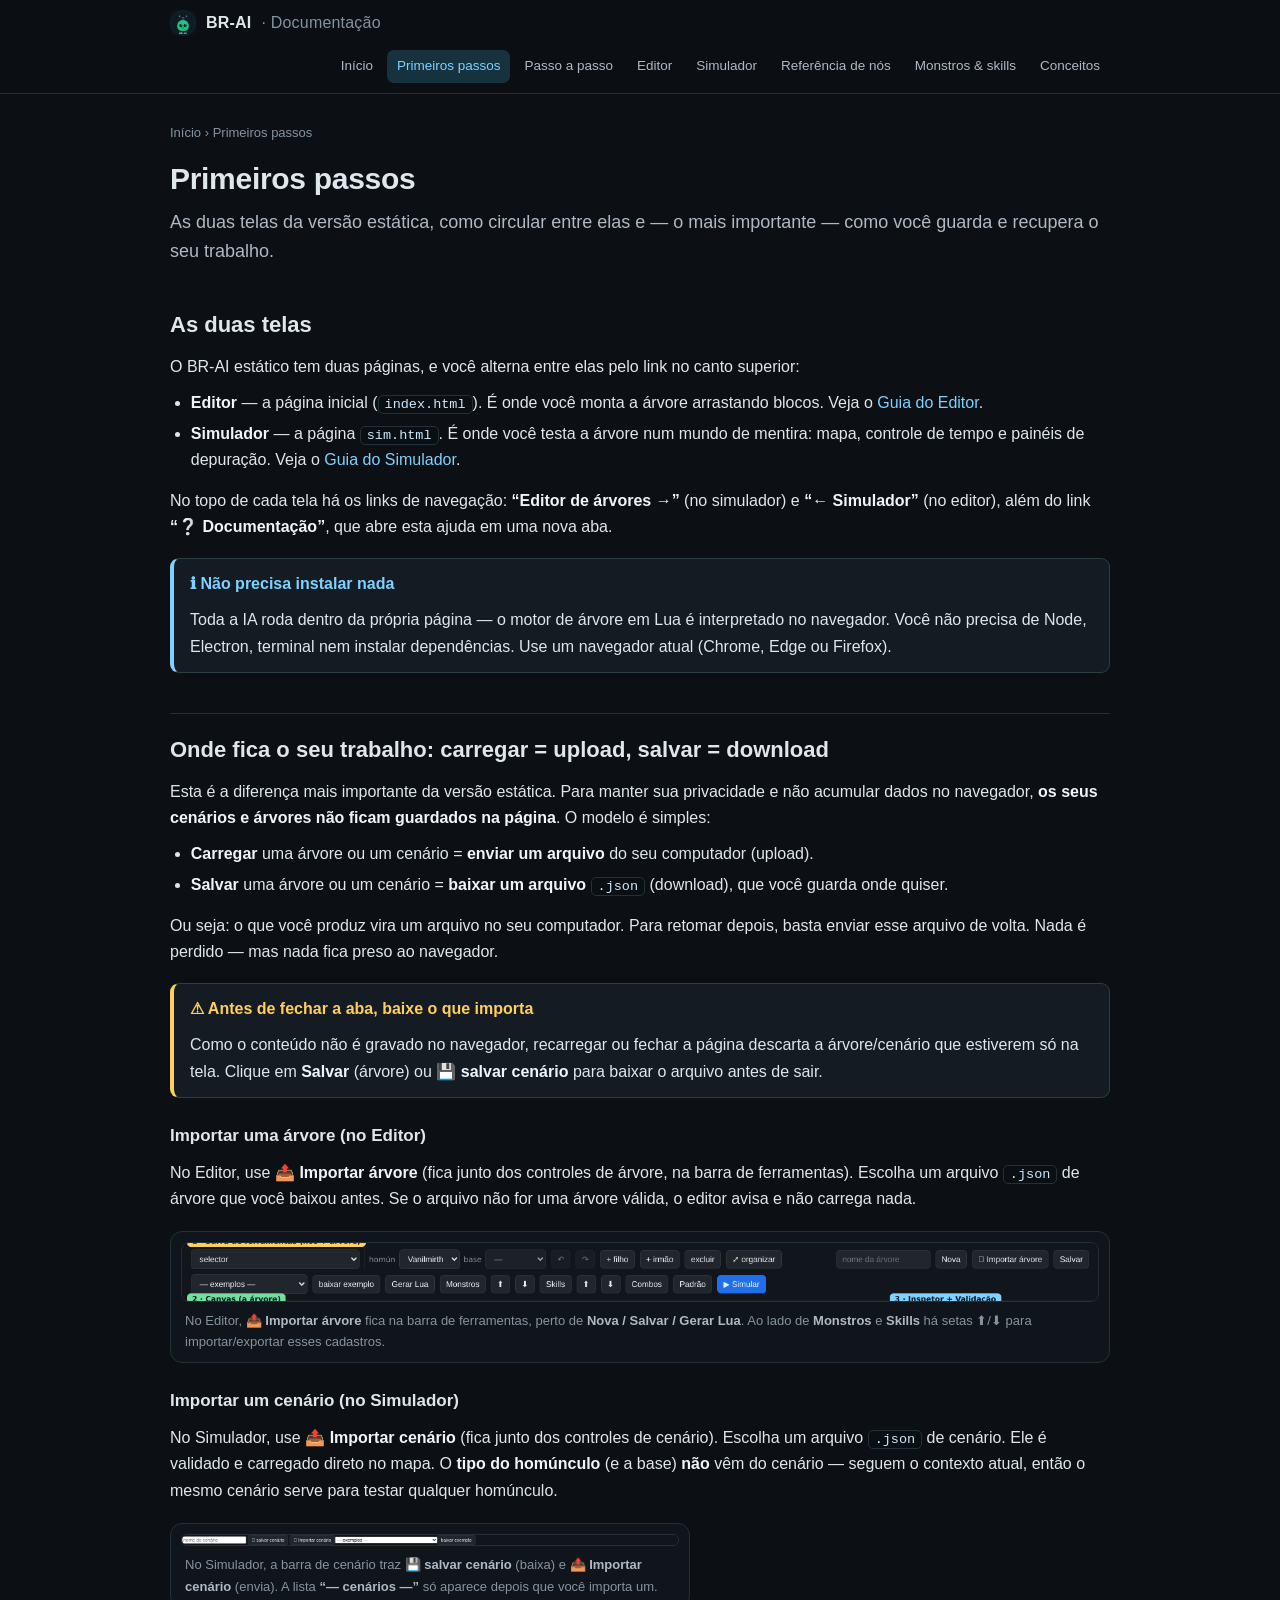
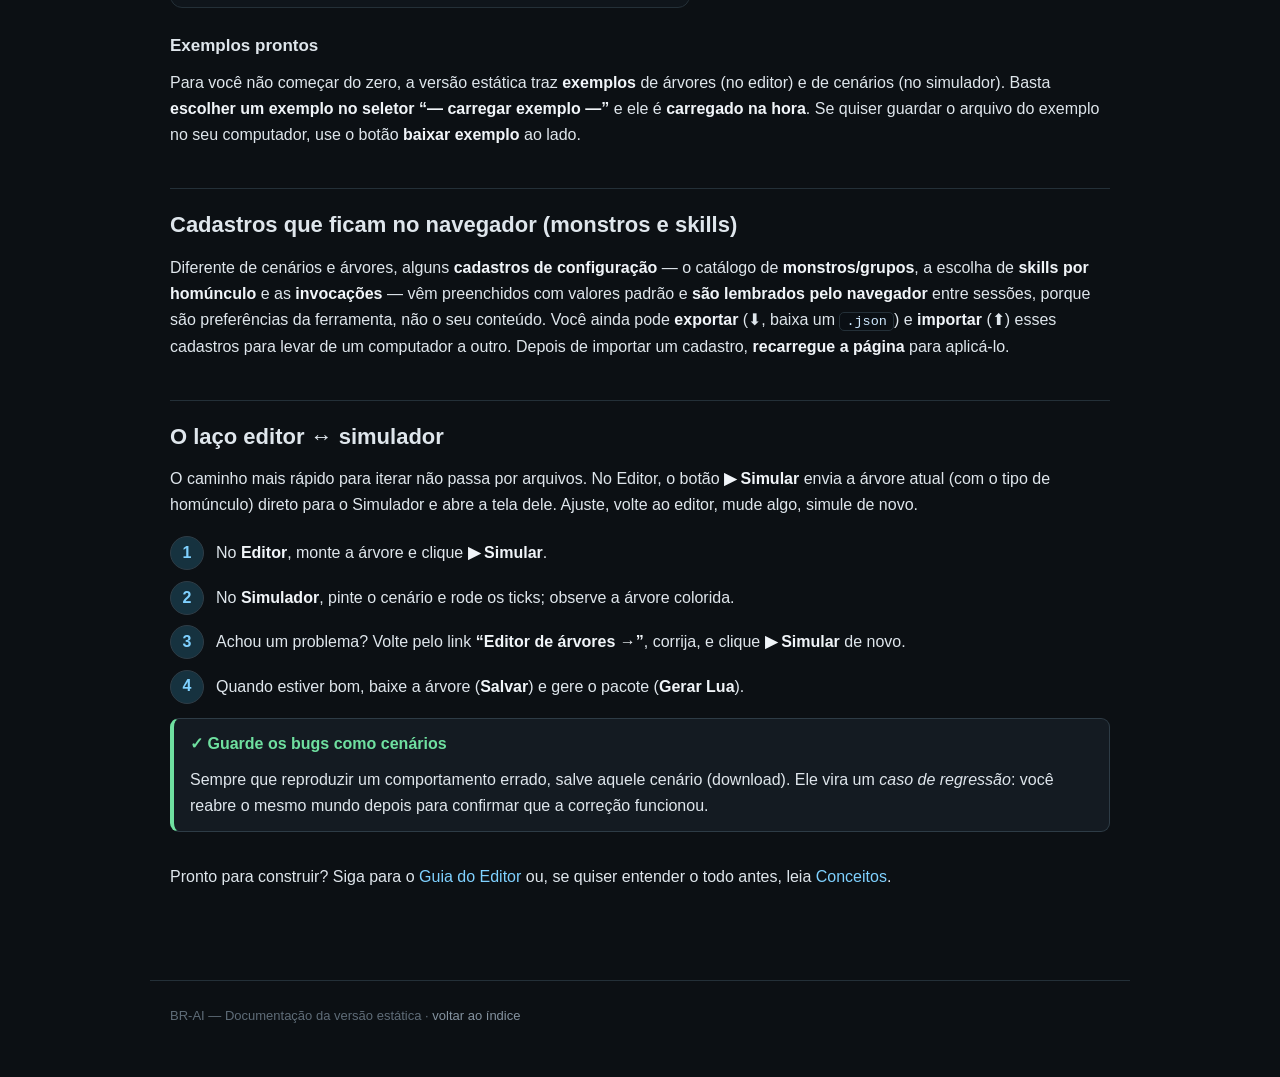
<file: docs/primeiros-passos.html>
<!DOCTYPE html>
<html lang="pt-BR">
<head>
<meta charset="UTF-8" />
<meta name="viewport" content="width=device-width, initial-scale=1" />
<title>Primeiros passos — BR-AI</title>
<link rel="stylesheet" href="help.css" />
<link rel="icon" href="img/logo.svg" />
</head>
<body>
<header class="top">
  <div class="row">
    <a class="brand" href="index.html"><img src="img/logo.svg" alt="" /> BR-AI <span class="muted" style="font-weight:500">· Documentação</span></a>
    <nav>
      <a href="index.html">Início</a>
      <a href="primeiros-passos.html" class="cur">Primeiros passos</a>
      <a href="passo-a-passo.html">Passo a passo</a>
      <a href="editor.html">Editor</a>
      <a href="simulador.html">Simulador</a>
      <a href="referencia-nos.html">Referência de nós</a>
      <a href="monstros-e-skills.html">Monstros &amp; skills</a>
      <a href="conceitos.html">Conceitos</a>
    </nav>
  </div>
</header>

<main>
  <div class="crumbs"><a href="index.html">Início</a> › Primeiros passos</div>
  <h1>Primeiros passos</h1>
  <p class="lead">As duas telas da versão estática, como circular entre elas e — o mais importante — como você guarda e recupera o seu trabalho.</p>

  <h2>As duas telas</h2>
  <p>O BR-AI estático tem duas páginas, e você alterna entre elas pelo link no canto superior:</p>
  <ul>
    <li><strong>Editor</strong> — a página inicial (<code>index.html</code>). É onde você monta a árvore arrastando blocos. Veja o <a href="editor.html">Guia do Editor</a>.</li>
    <li><strong>Simulador</strong> — a página <code>sim.html</code>. É onde você testa a árvore num mundo de mentira: mapa, controle de tempo e painéis de depuração. Veja o <a href="simulador.html">Guia do Simulador</a>.</li>
  </ul>
  <p>No topo de cada tela há os links de navegação: <strong>“Editor de árvores →”</strong> (no simulador) e <strong>“← Simulador”</strong> (no editor), além do link <strong>“❔ Documentação”</strong>, que abre esta ajuda em uma nova aba.</p>

  <div class="box note">
    <div class="h">ℹ Não precisa instalar nada</div>
    <p>Toda a IA roda dentro da própria página — o motor de árvore em Lua é interpretado no navegador. Você não precisa de Node, Electron, terminal nem instalar dependências. Use um navegador atual (Chrome, Edge ou Firefox).</p>
  </div>

  <h2 id="dados">Onde fica o seu trabalho: carregar = upload, salvar = download</h2>
  <p>Esta é a diferença mais importante da versão estática. Para manter sua privacidade e não acumular dados no navegador, <strong>os seus cenários e árvores não ficam guardados na página</strong>. O modelo é simples:</p>
  <ul>
    <li><strong>Carregar</strong> uma árvore ou um cenário = <strong>enviar um arquivo</strong> do seu computador (upload).</li>
    <li><strong>Salvar</strong> uma árvore ou um cenário = <strong>baixar um arquivo</strong> <code>.json</code> (download), que você guarda onde quiser.</li>
  </ul>
  <p>Ou seja: o que você produz vira um arquivo no seu computador. Para retomar depois, basta enviar esse arquivo de volta. Nada é perdido — mas nada fica preso ao navegador.</p>

  <div class="box warn">
    <div class="h">⚠ Antes de fechar a aba, baixe o que importa</div>
    <p>Como o conteúdo não é gravado no navegador, recarregar ou fechar a página descarta a árvore/cenário que estiverem só na tela. Clique em <strong>Salvar</strong> (árvore) ou <strong>💾 salvar cenário</strong> para baixar o arquivo antes de sair.</p>
  </div>

  <h3>Importar uma árvore (no Editor)</h3>
  <p>No Editor, use <strong>📤 Importar árvore</strong> (fica junto dos controles de árvore, na barra de ferramentas). Escolha um arquivo <code>.json</code> de árvore que você baixou antes. Se o arquivo não for uma árvore válida, o editor avisa e não carrega nada.</p>
  <figure>
    <img src="img/editor-importar.png" alt="Barra de ferramentas do editor com o botão Importar árvore" />
    <figcaption>No Editor, <b>📤 Importar árvore</b> fica na barra de ferramentas, perto de <b>Nova / Salvar / Gerar Lua</b>. Ao lado de <b>Monstros</b> e <b>Skills</b> há setas ⬆/⬇ para importar/exportar esses cadastros.</figcaption>
  </figure>

  <h3>Importar um cenário (no Simulador)</h3>
  <p>No Simulador, use <strong>📤 Importar cenário</strong> (fica junto dos controles de cenário). Escolha um arquivo <code>.json</code> de cenário. Ele é validado e carregado direto no mapa. O <strong>tipo do homúnculo</strong> (e a base) <strong>não</strong> vêm do cenário — seguem o contexto atual, então o mesmo cenário serve para testar qualquer homúnculo.</p>
  <figure class="inline">
    <img src="img/sim-importar-cenario.png" alt="Controles de cenário do simulador com Importar cenário" />
    <figcaption>No Simulador, a barra de cenário traz <b>💾 salvar cenário</b> (baixa) e <b>📤 Importar cenário</b> (envia). A lista <b>“— cenários —”</b> só aparece depois que você importa um.</figcaption>
  </figure>

  <h3>Exemplos prontos</h3>
  <p>Para você não começar do zero, a versão estática traz <strong>exemplos</strong> de árvores (no editor) e de cenários (no simulador). Basta <strong>escolher um exemplo no seletor</strong> <strong>“— carregar exemplo —”</strong> e ele é <strong>carregado na hora</strong>. Se quiser guardar o arquivo do exemplo no seu computador, use o botão <strong>baixar exemplo</strong> ao lado.</p>

  <h2>Cadastros que ficam no navegador (monstros e skills)</h2>
  <p>Diferente de cenários e árvores, alguns <strong>cadastros de configuração</strong> — o catálogo de <strong>monstros/grupos</strong>, a escolha de <strong>skills por homúnculo</strong> e as <strong>invocações</strong> — vêm preenchidos com valores padrão e <strong>são lembrados pelo navegador</strong> entre sessões, porque são preferências da ferramenta, não o seu conteúdo. Você ainda pode <strong>exportar</strong> (⬇, baixa um <code>.json</code>) e <strong>importar</strong> (⬆) esses cadastros para levar de um computador a outro. Depois de importar um cadastro, <strong>recarregue a página</strong> para aplicá-lo.</p>

  <h2 id="round-trip">O laço editor ↔ simulador</h2>
  <p>O caminho mais rápido para iterar não passa por arquivos. No Editor, o botão <strong>▶ Simular</strong> envia a árvore atual (com o tipo de homúnculo) direto para o Simulador e abre a tela dele. Ajuste, volte ao editor, mude algo, simule de novo.</p>
  <ol class="steps">
    <li>No <strong>Editor</strong>, monte a árvore e clique <strong>▶ Simular</strong>.</li>
    <li>No <strong>Simulador</strong>, pinte o cenário e rode os ticks; observe a árvore colorida.</li>
    <li>Achou um problema? Volte pelo link <strong>“Editor de árvores →”</strong>, corrija, e clique <strong>▶ Simular</strong> de novo.</li>
    <li class="last">Quando estiver bom, baixe a árvore (<strong>Salvar</strong>) e gere o pacote (<strong>Gerar Lua</strong>).</li>
  </ol>
  <div class="box tip">
    <div class="h">✓ Guarde os bugs como cenários</div>
    <p>Sempre que reproduzir um comportamento errado, salve aquele cenário (download). Ele vira um <em>caso de regressão</em>: você reabre o mesmo mundo depois para confirmar que a correção funcionou.</p>
  </div>

  <p style="margin-top:2em">Pronto para construir? Siga para o <a href="editor.html">Guia do Editor</a> ou, se quiser entender o todo antes, leia <a href="conceitos.html">Conceitos</a>.</p>
</main>

<footer>
  BR-AI — Documentação da versão estática · <a href="index.html">voltar ao índice</a>
</footer>
</body>
</html>
</file>
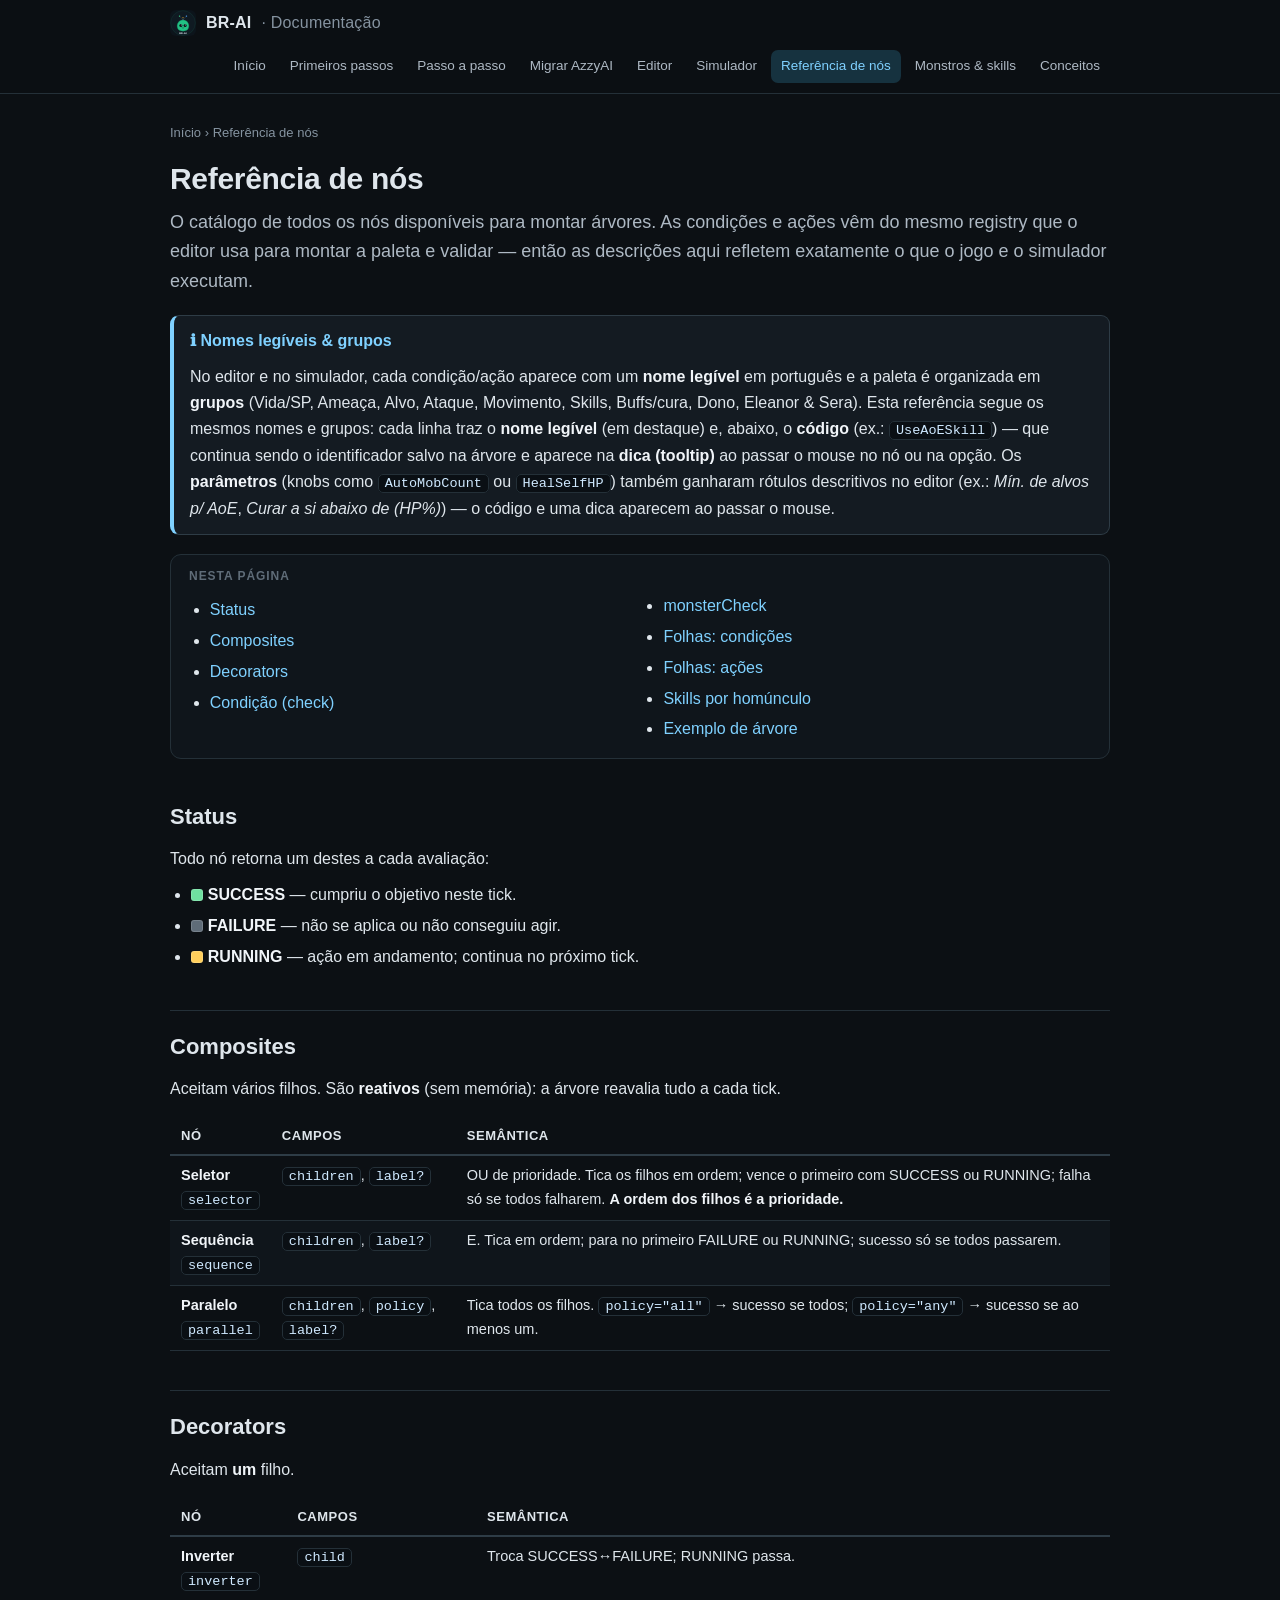
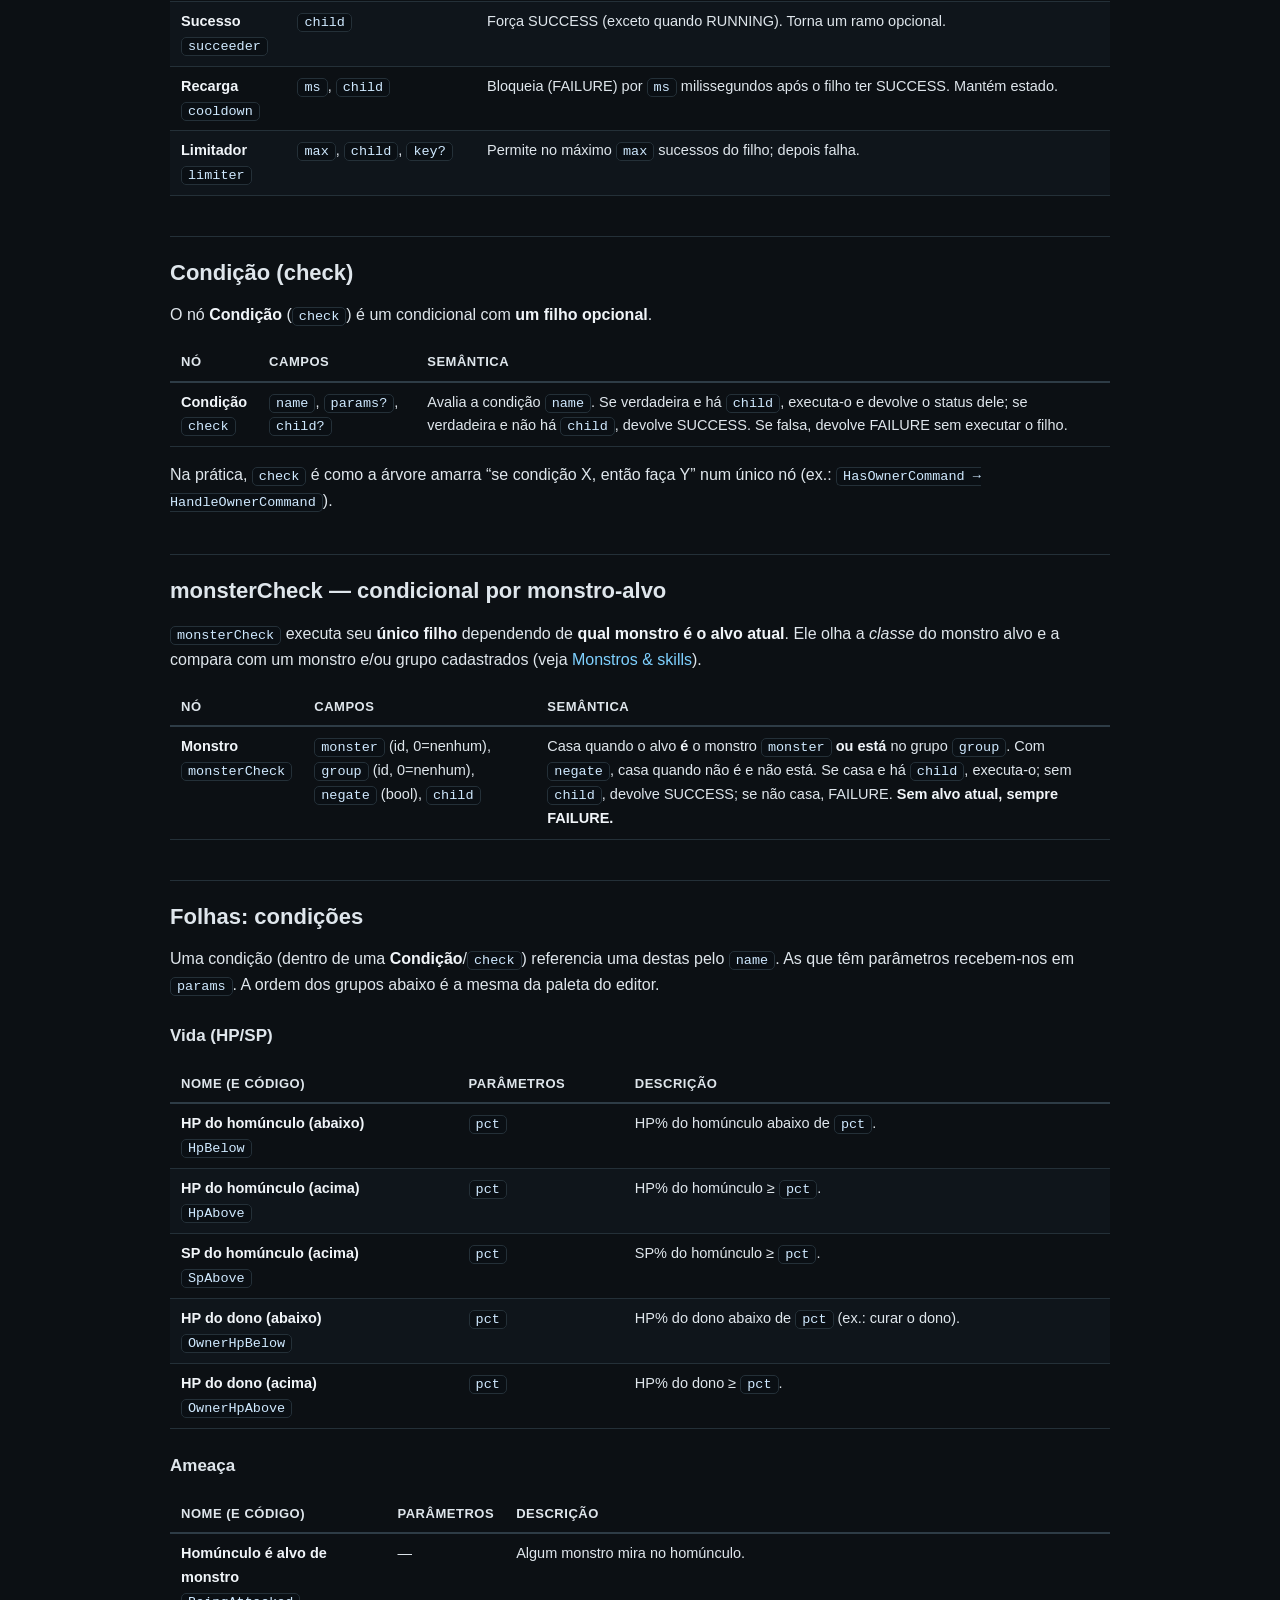
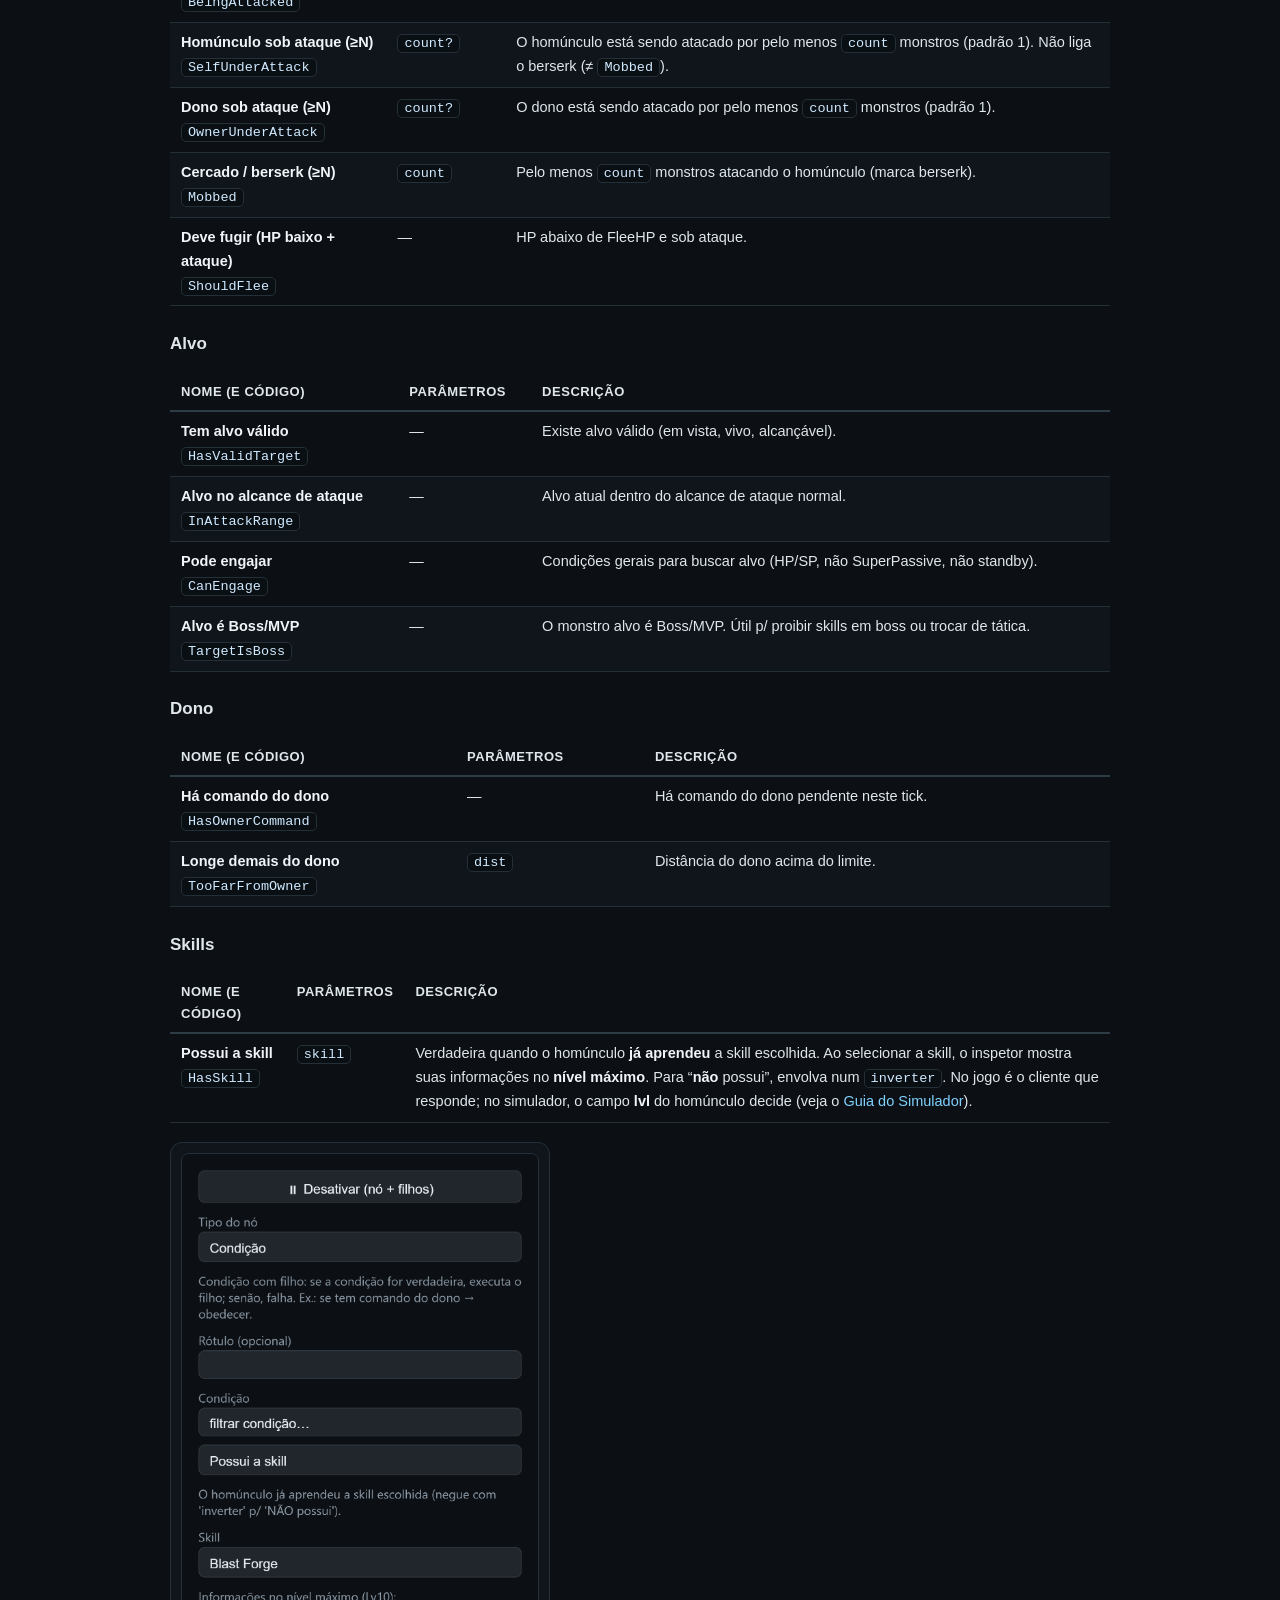
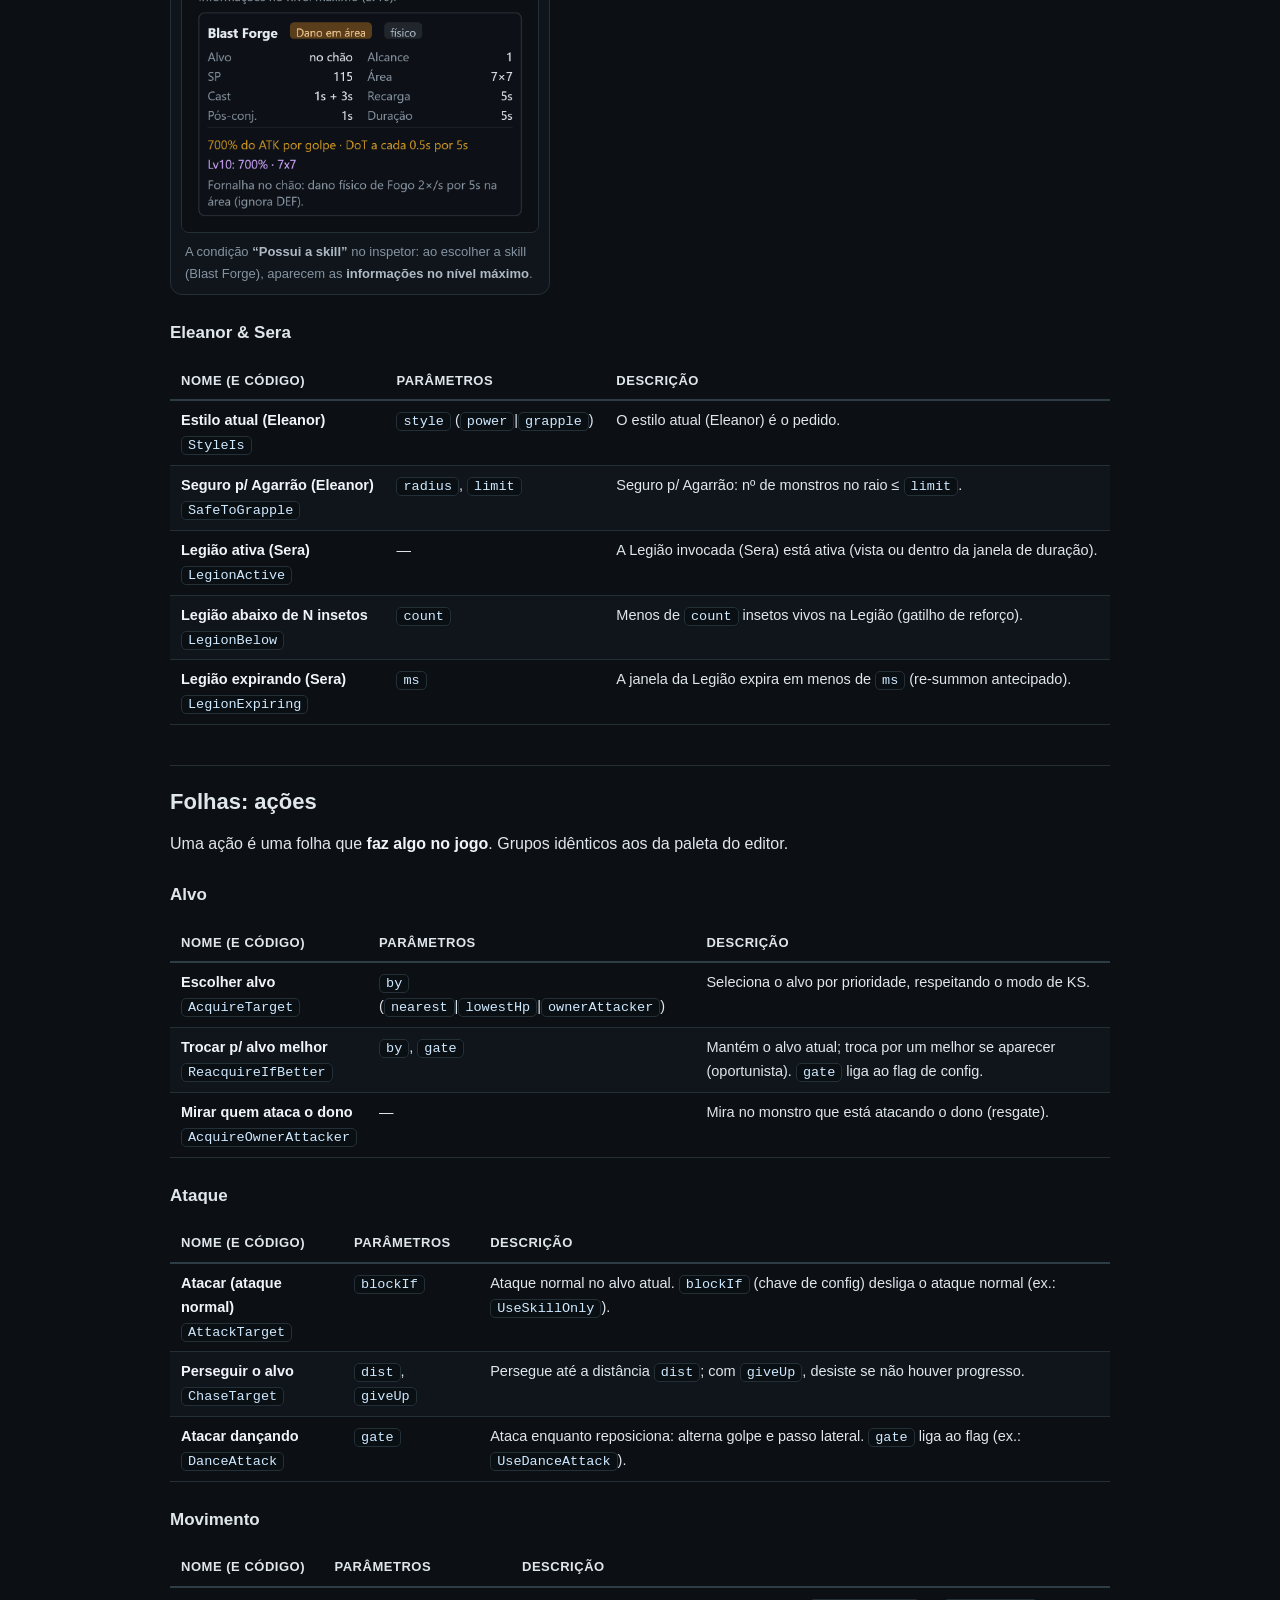
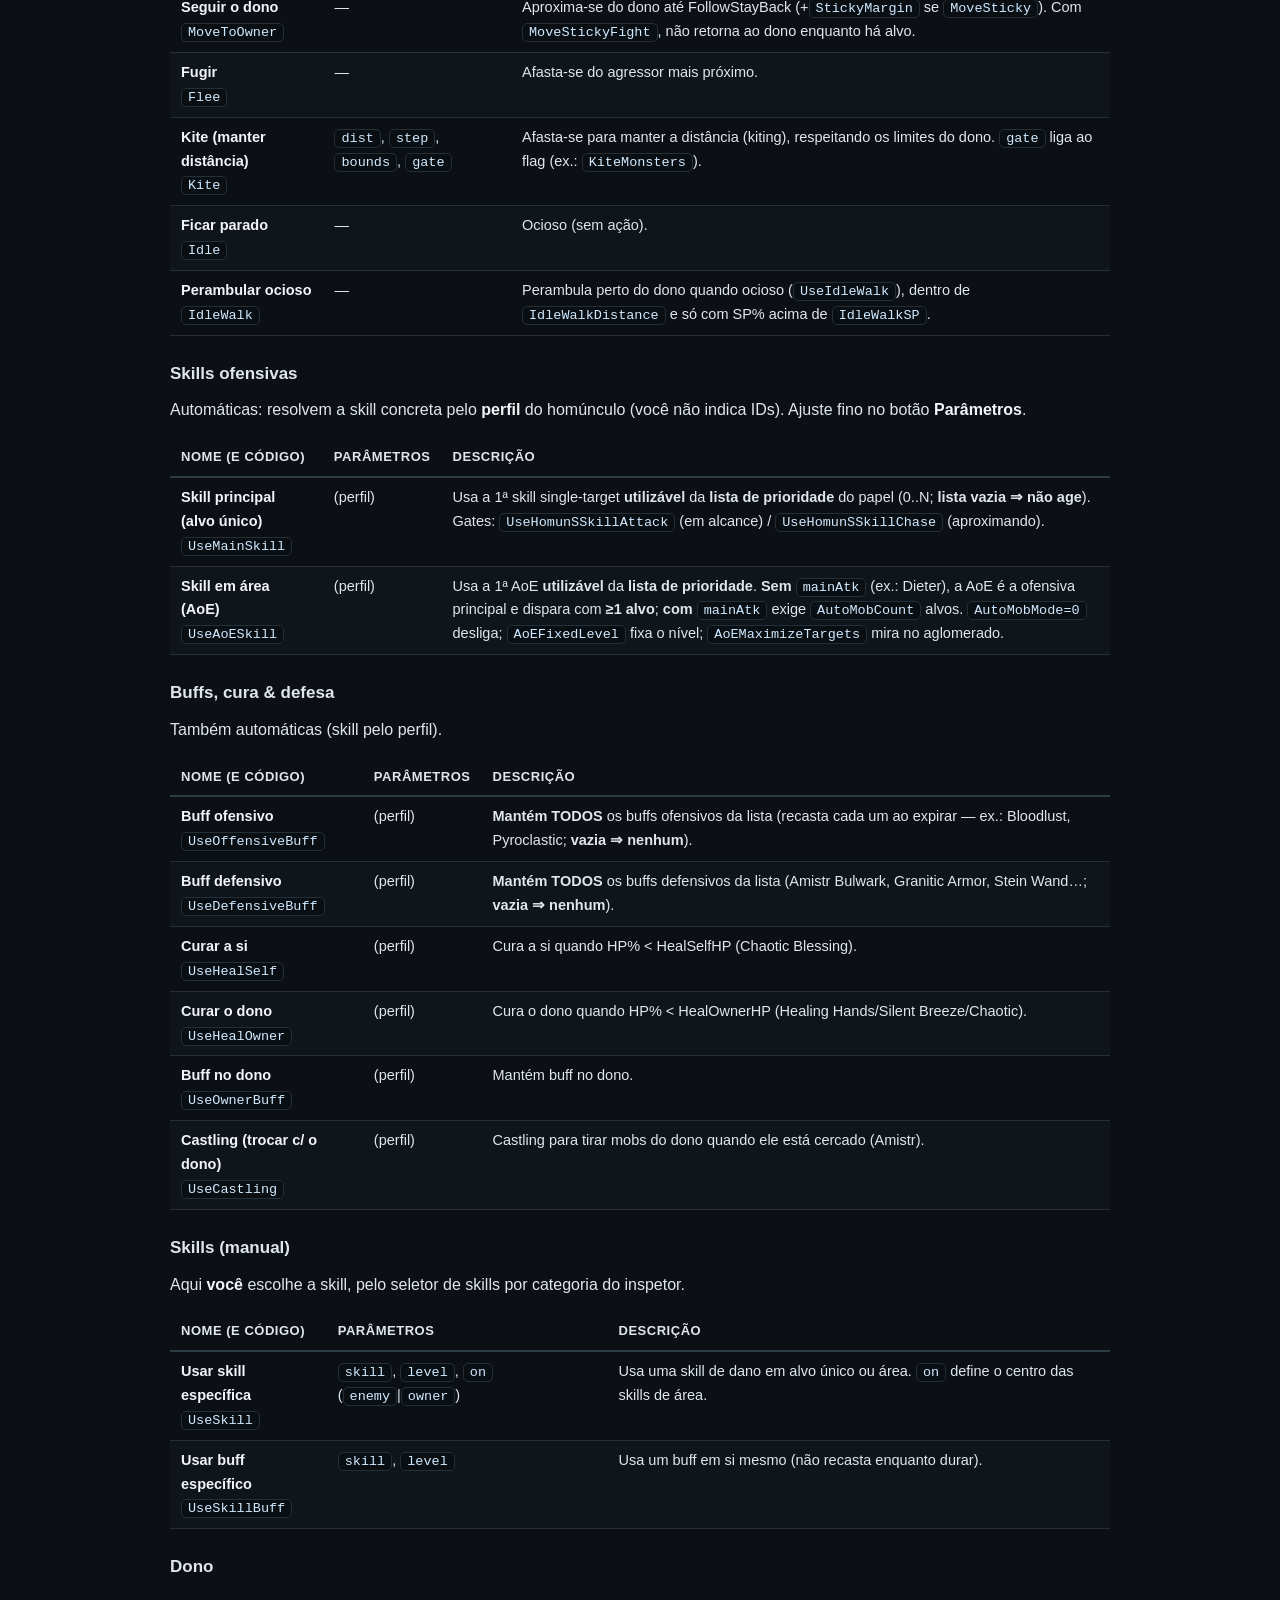
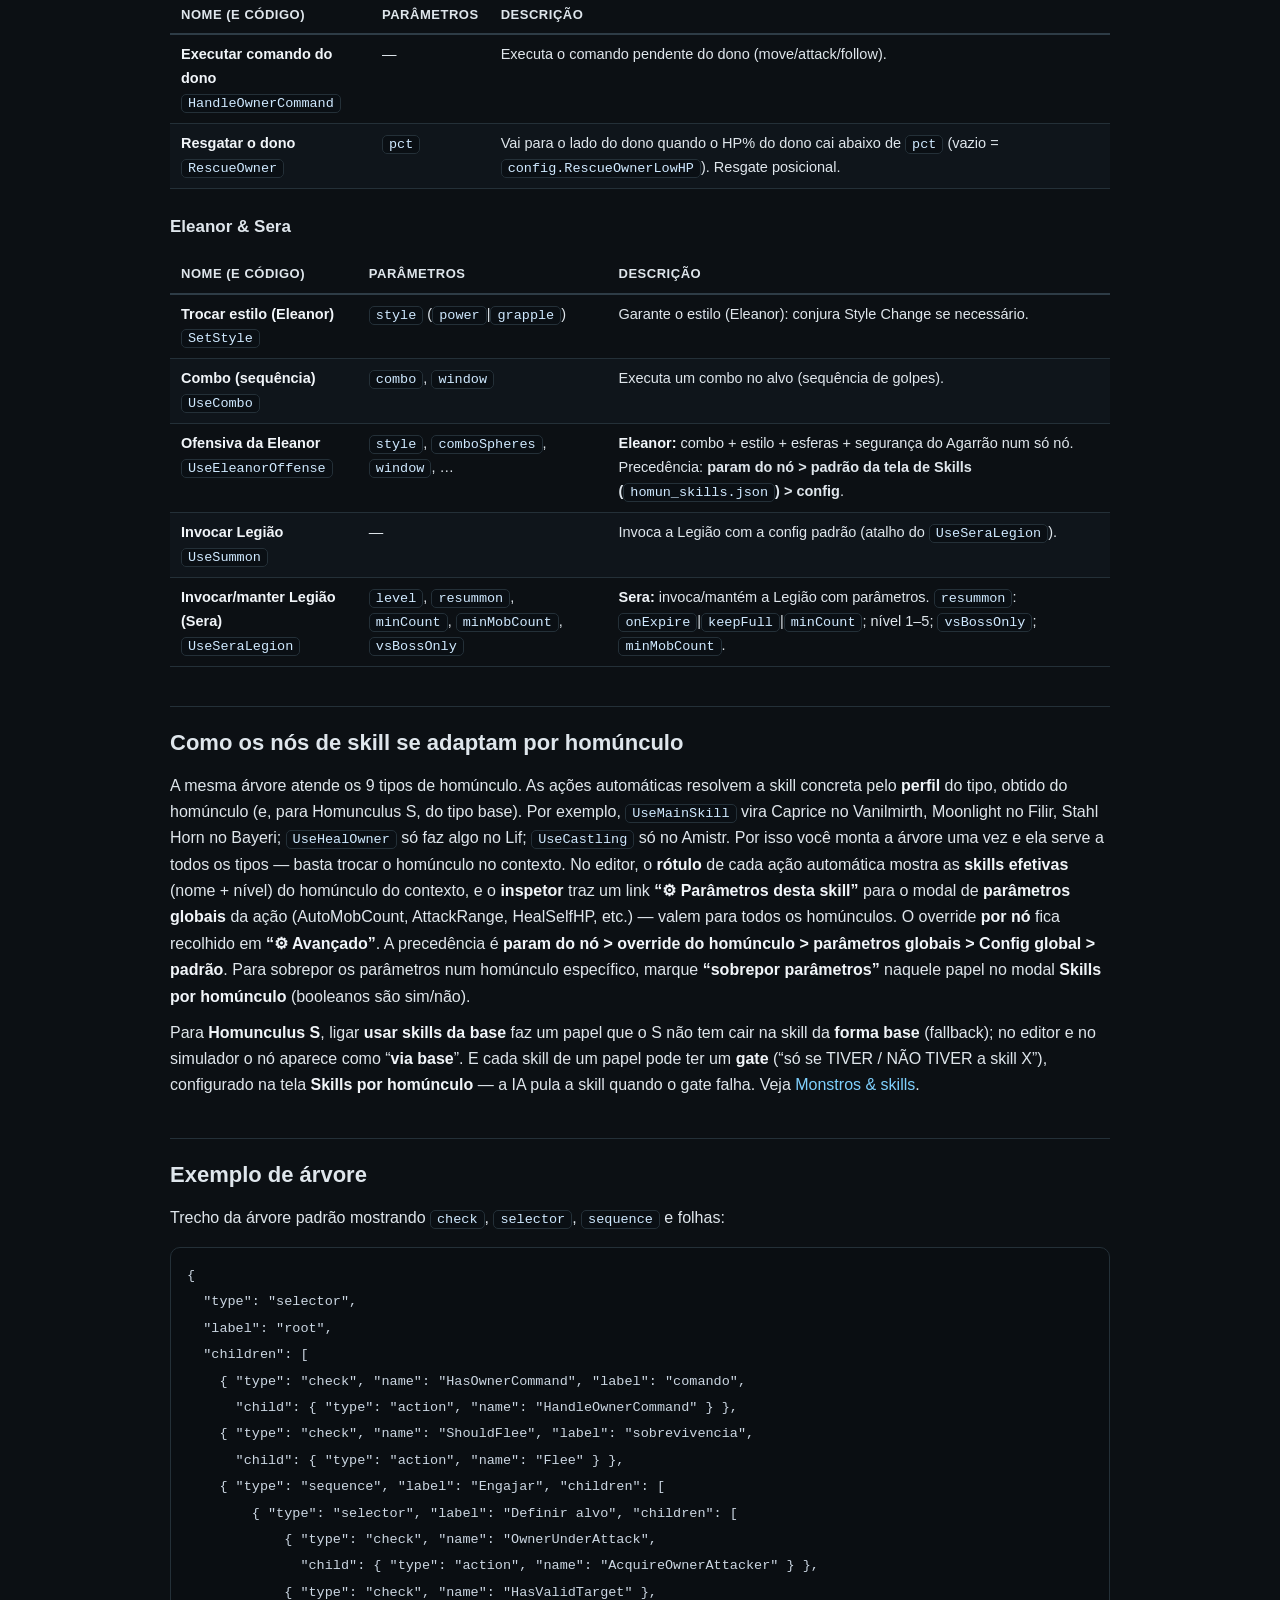
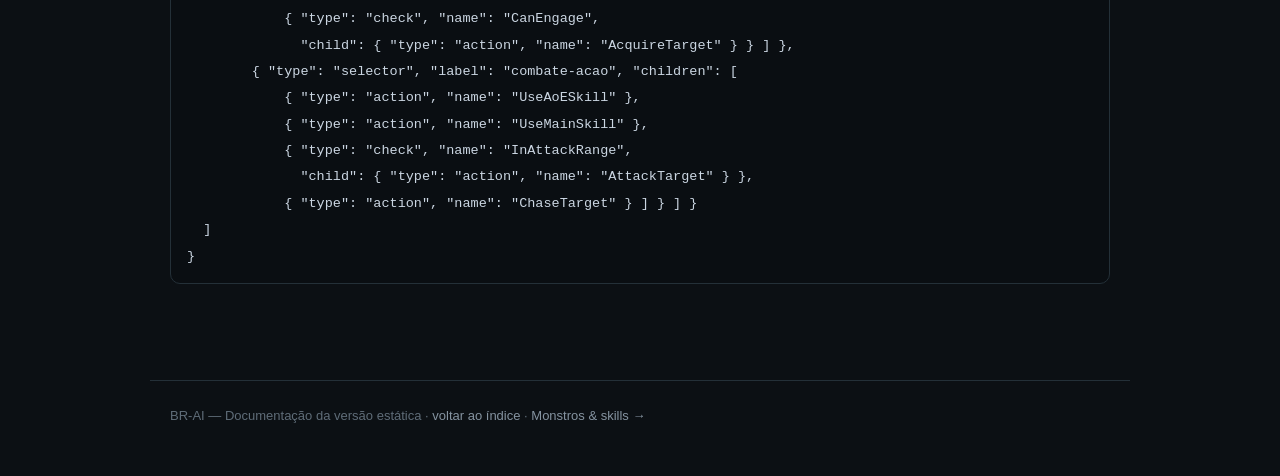
<file: docs/referencia-nos.html>
<!DOCTYPE html>
<html lang="pt-BR">
<head>
<meta charset="UTF-8" />
<meta name="viewport" content="width=device-width, initial-scale=1" />
<title>Referência de nós — BR-AI</title>
<link rel="stylesheet" href="help.css" />
<link rel="icon" href="img/logo.svg" />
</head>
<body>
<header class="top">
  <div class="row">
    <a class="brand" href="index.html"><img src="img/logo.svg" alt="" /> BR-AI <span class="muted" style="font-weight:500">· Documentação</span></a>
    <nav>
      <a href="index.html">Início</a>
      <a href="primeiros-passos.html">Primeiros passos</a>
      <a href="passo-a-passo.html">Passo a passo</a>
      <a href="migrar.html">Migrar AzzyAI</a>
      <a href="editor.html">Editor</a>
      <a href="simulador.html">Simulador</a>
      <a href="referencia-nos.html" class="cur">Referência de nós</a>
      <a href="monstros-e-skills.html">Monstros &amp; skills</a>
      <a href="conceitos.html">Conceitos</a>
    </nav>
  </div>
</header>

<main>
  <div class="crumbs"><a href="index.html">Início</a> › Referência de nós</div>
  <h1>Referência de nós</h1>
  <p class="lead">O catálogo de todos os nós disponíveis para montar árvores. As condições e ações vêm do mesmo registry que o editor usa para montar a paleta e validar — então as descrições aqui refletem exatamente o que o jogo e o simulador executam.</p>
  <div class="box note">
    <div class="h">ℹ Nomes legíveis &amp; grupos</div>
    <p>No editor e no simulador, cada condição/ação aparece com um <strong>nome legível</strong> em português e a paleta é organizada em <strong>grupos</strong> (Vida/SP, Ameaça, Alvo, Ataque, Movimento, Skills, Buffs/cura, Dono, Eleanor &amp; Sera). Esta referência segue os mesmos nomes e grupos: cada linha traz o <strong>nome legível</strong> (em destaque) e, abaixo, o <strong>código</strong> (ex.: <code>UseAoESkill</code>) — que continua sendo o identificador salvo na árvore e aparece na <strong>dica (tooltip)</strong> ao passar o mouse no nó ou na opção. Os <strong>parâmetros</strong> (knobs como <code>AutoMobCount</code> ou <code>HealSelfHP</code>) também ganharam rótulos descritivos no editor (ex.: <em>Mín. de alvos p/ AoE</em>, <em>Curar a si abaixo de (HP%)</em>) — o código e uma dica aparecem ao passar o mouse.</p>
  </div>

  <div class="toc">
    <div class="h">Nesta página</div>
    <ul>
      <li><a href="#status">Status</a></li>
      <li><a href="#composites">Composites</a></li>
      <li><a href="#decorators">Decorators</a></li>
      <li><a href="#check">Condição (check)</a></li>
      <li><a href="#monstercheck">monsterCheck</a></li>
      <li><a href="#condicoes">Folhas: condições</a></li>
      <li><a href="#acoes">Folhas: ações</a></li>
      <li><a href="#adapta">Skills por homúnculo</a></li>
      <li><a href="#exemplo">Exemplo de árvore</a></li>
    </ul>
  </div>

  <h2 id="status">Status</h2>
  <p>Todo nó retorna um destes a cada avaliação:</p>
  <ul>
    <li><span class="sw ok"></span><strong>SUCCESS</strong> — cumpriu o objetivo neste tick.</li>
    <li><span class="sw none"></span><strong>FAILURE</strong> — não se aplica ou não conseguiu agir.</li>
    <li><span class="sw run"></span><strong>RUNNING</strong> — ação em andamento; continua no próximo tick.</li>
  </ul>

  <h2 id="composites">Composites</h2>
  <p>Aceitam vários filhos. São <strong>reativos</strong> (sem memória): a árvore reavalia tudo a cada tick.</p>
  <table>
    <thead><tr><th>Nó</th><th>Campos</th><th>Semântica</th></tr></thead>
    <tbody>
      <tr><td><strong>Seletor</strong><br><code>selector</code></td><td><code>children</code>, <code>label?</code></td><td>OU de prioridade. Tica os filhos em ordem; vence o primeiro com SUCCESS ou RUNNING; falha só se todos falharem. <strong>A ordem dos filhos é a prioridade.</strong></td></tr>
      <tr><td><strong>Sequência</strong><br><code>sequence</code></td><td><code>children</code>, <code>label?</code></td><td>E. Tica em ordem; para no primeiro FAILURE ou RUNNING; sucesso só se todos passarem.</td></tr>
      <tr><td><strong>Paralelo</strong><br><code>parallel</code></td><td><code>children</code>, <code>policy</code>, <code>label?</code></td><td>Tica todos os filhos. <code>policy="all"</code> → sucesso se todos; <code>policy="any"</code> → sucesso se ao menos um.</td></tr>
    </tbody>
  </table>

  <h2 id="decorators">Decorators</h2>
  <p>Aceitam <strong>um</strong> filho.</p>
  <table>
    <thead><tr><th>Nó</th><th>Campos</th><th>Semântica</th></tr></thead>
    <tbody>
      <tr><td><strong>Inverter</strong><br><code>inverter</code></td><td><code>child</code></td><td>Troca SUCCESS↔FAILURE; RUNNING passa.</td></tr>
      <tr><td><strong>Sucesso</strong><br><code>succeeder</code></td><td><code>child</code></td><td>Força SUCCESS (exceto quando RUNNING). Torna um ramo opcional.</td></tr>
      <tr><td><strong>Recarga</strong><br><code>cooldown</code></td><td><code>ms</code>, <code>child</code></td><td>Bloqueia (FAILURE) por <code>ms</code> milissegundos após o filho ter SUCCESS. Mantém estado.</td></tr>
      <tr><td><strong>Limitador</strong><br><code>limiter</code></td><td><code>max</code>, <code>child</code>, <code>key?</code></td><td>Permite no máximo <code>max</code> sucessos do filho; depois falha.</td></tr>
    </tbody>
  </table>

  <h2 id="check">Condição (check)</h2>
  <p>O nó <strong>Condição</strong> (<code>check</code>) é um condicional com <strong>um filho opcional</strong>.</p>
  <table>
    <thead><tr><th>Nó</th><th>Campos</th><th>Semântica</th></tr></thead>
    <tbody>
      <tr><td><strong>Condição</strong><br><code>check</code></td><td><code>name</code>, <code>params?</code>, <code>child?</code></td><td>Avalia a condição <code>name</code>. Se verdadeira e há <code>child</code>, executa-o e devolve o status dele; se verdadeira e não há <code>child</code>, devolve SUCCESS. Se falsa, devolve FAILURE sem executar o filho.</td></tr>
    </tbody>
  </table>
  <p>Na prática, <code>check</code> é como a árvore amarra “se condição X, então faça Y” num único nó (ex.: <code>HasOwnerCommand → HandleOwnerCommand</code>).</p>

  <h2 id="monstercheck">monsterCheck — condicional por monstro-alvo</h2>
  <p><code>monsterCheck</code> executa seu <strong>único filho</strong> dependendo de <strong>qual monstro é o alvo atual</strong>. Ele olha a <em>classe</em> do monstro alvo e a compara com um monstro e/ou grupo cadastrados (veja <a href="monstros-e-skills.html">Monstros &amp; skills</a>).</p>
  <table>
    <thead><tr><th>Nó</th><th>Campos</th><th>Semântica</th></tr></thead>
    <tbody>
      <tr><td><strong>Monstro</strong><br><code>monsterCheck</code></td><td><code>monster</code> (id, 0=nenhum), <code>group</code> (id, 0=nenhum), <code>negate</code> (bool), <code>child</code></td><td>Casa quando o alvo <strong>é</strong> o monstro <code>monster</code> <strong>ou está</strong> no grupo <code>group</code>. Com <code>negate</code>, casa quando não é e não está. Se casa e há <code>child</code>, executa-o; sem <code>child</code>, devolve SUCCESS; se não casa, FAILURE. <strong>Sem alvo atual, sempre FAILURE.</strong></td></tr>
    </tbody>
  </table>

  <h2 id="condicoes">Folhas: condições</h2>
  <p>Uma condição (dentro de uma <strong>Condição</strong>/<code>check</code>) referencia uma destas pelo <code>name</code>. As que têm parâmetros recebem-nos em <code>params</code>. A ordem dos grupos abaixo é a mesma da paleta do editor.</p>
  <h3>Vida (HP/SP)</h3>
  <table>
    <thead><tr><th>Nome (e código)</th><th>Parâmetros</th><th>Descrição</th></tr></thead>
    <tbody>
      <tr><td><strong>HP do homúnculo (abaixo)</strong><br><code>HpBelow</code></td><td><code>pct</code></td><td>HP% do homúnculo abaixo de <code>pct</code>.</td></tr>
      <tr><td><strong>HP do homúnculo (acima)</strong><br><code>HpAbove</code></td><td><code>pct</code></td><td>HP% do homúnculo ≥ <code>pct</code>.</td></tr>
      <tr><td><strong>SP do homúnculo (acima)</strong><br><code>SpAbove</code></td><td><code>pct</code></td><td>SP% do homúnculo ≥ <code>pct</code>.</td></tr>
      <tr><td><strong>HP do dono (abaixo)</strong><br><code>OwnerHpBelow</code></td><td><code>pct</code></td><td>HP% do dono abaixo de <code>pct</code> (ex.: curar o dono).</td></tr>
      <tr><td><strong>HP do dono (acima)</strong><br><code>OwnerHpAbove</code></td><td><code>pct</code></td><td>HP% do dono ≥ <code>pct</code>.</td></tr>
    </tbody>
  </table>
  <h3>Ameaça</h3>
  <table>
    <thead><tr><th>Nome (e código)</th><th>Parâmetros</th><th>Descrição</th></tr></thead>
    <tbody>
      <tr><td><strong>Homúnculo é alvo de monstro</strong><br><code>BeingAttacked</code></td><td>—</td><td>Algum monstro mira no homúnculo.</td></tr>
      <tr><td><strong>Homúnculo sob ataque (≥N)</strong><br><code>SelfUnderAttack</code></td><td><code>count?</code></td><td>O homúnculo está sendo atacado por pelo menos <code>count</code> monstros (padrão 1). Não liga o berserk (≠ <code>Mobbed</code>).</td></tr>
      <tr><td><strong>Dono sob ataque (≥N)</strong><br><code>OwnerUnderAttack</code></td><td><code>count?</code></td><td>O dono está sendo atacado por pelo menos <code>count</code> monstros (padrão 1).</td></tr>
      <tr><td><strong>Cercado / berserk (≥N)</strong><br><code>Mobbed</code></td><td><code>count</code></td><td>Pelo menos <code>count</code> monstros atacando o homúnculo (marca berserk).</td></tr>
      <tr><td><strong>Deve fugir (HP baixo + ataque)</strong><br><code>ShouldFlee</code></td><td>—</td><td>HP abaixo de FleeHP e sob ataque.</td></tr>
    </tbody>
  </table>
  <h3>Alvo</h3>
  <table>
    <thead><tr><th>Nome (e código)</th><th>Parâmetros</th><th>Descrição</th></tr></thead>
    <tbody>
      <tr><td><strong>Tem alvo válido</strong><br><code>HasValidTarget</code></td><td>—</td><td>Existe alvo válido (em vista, vivo, alcançável).</td></tr>
      <tr><td><strong>Alvo no alcance de ataque</strong><br><code>InAttackRange</code></td><td>—</td><td>Alvo atual dentro do alcance de ataque normal.</td></tr>
      <tr><td><strong>Pode engajar</strong><br><code>CanEngage</code></td><td>—</td><td>Condições gerais para buscar alvo (HP/SP, não SuperPassive, não standby).</td></tr>
      <tr><td><strong>Alvo é Boss/MVP</strong><br><code>TargetIsBoss</code></td><td>—</td><td>O monstro alvo é Boss/MVP. Útil p/ proibir skills em boss ou trocar de tática.</td></tr>
    </tbody>
  </table>
  <h3>Dono</h3>
  <table>
    <thead><tr><th>Nome (e código)</th><th>Parâmetros</th><th>Descrição</th></tr></thead>
    <tbody>
      <tr><td><strong>Há comando do dono</strong><br><code>HasOwnerCommand</code></td><td>—</td><td>Há comando do dono pendente neste tick.</td></tr>
      <tr><td><strong>Longe demais do dono</strong><br><code>TooFarFromOwner</code></td><td><code>dist</code></td><td>Distância do dono acima do limite.</td></tr>
    </tbody>
  </table>
  <h3 id="skills-cond">Skills</h3>
  <table>
    <thead><tr><th>Nome (e código)</th><th>Parâmetros</th><th>Descrição</th></tr></thead>
    <tbody>
      <tr><td><strong>Possui a skill</strong><br><code>HasSkill</code></td><td><code>skill</code></td><td>Verdadeira quando o homúnculo <strong>já aprendeu</strong> a skill escolhida. Ao selecionar a skill, o inspetor mostra suas informações no <strong>nível máximo</strong>. Para “<strong>não</strong> possui”, envolva num <code>inverter</code>. No jogo é o cliente que responde; no simulador, o campo <strong>lvl</strong> do homúnculo decide (veja o <a href="simulador.html#lvl">Guia do Simulador</a>).</td></tr>
    </tbody>
  </table>
  <figure class="narrow">
    <img src="img/cond-possui-skill.png" alt="Inspetor com a condição Possui a skill e as informações da skill no nível máximo" />
    <figcaption>A condição <b>“Possui a skill”</b> no inspetor: ao escolher a skill (Blast Forge), aparecem as <b>informações no nível máximo</b>.</figcaption>
  </figure>

  <h3>Eleanor &amp; Sera</h3>
  <table>
    <thead><tr><th>Nome (e código)</th><th>Parâmetros</th><th>Descrição</th></tr></thead>
    <tbody>
      <tr><td><strong>Estilo atual (Eleanor)</strong><br><code>StyleIs</code></td><td><code>style</code> (<code>power</code>|<code>grapple</code>)</td><td>O estilo atual (Eleanor) é o pedido.</td></tr>
      <tr><td><strong>Seguro p/ Agarrão (Eleanor)</strong><br><code>SafeToGrapple</code></td><td><code>radius</code>, <code>limit</code></td><td>Seguro p/ Agarrão: nº de monstros no raio ≤ <code>limit</code>.</td></tr>
      <tr><td><strong>Legião ativa (Sera)</strong><br><code>LegionActive</code></td><td>—</td><td>A Legião invocada (Sera) está ativa (vista ou dentro da janela de duração).</td></tr>
      <tr><td><strong>Legião abaixo de N insetos</strong><br><code>LegionBelow</code></td><td><code>count</code></td><td>Menos de <code>count</code> insetos vivos na Legião (gatilho de reforço).</td></tr>
      <tr><td><strong>Legião expirando (Sera)</strong><br><code>LegionExpiring</code></td><td><code>ms</code></td><td>A janela da Legião expira em menos de <code>ms</code> (re-summon antecipado).</td></tr>
    </tbody>
  </table>

  <h2 id="acoes">Folhas: ações</h2>
  <p>Uma ação é uma folha que <strong>faz algo no jogo</strong>. Grupos idênticos aos da paleta do editor.</p>
  <h3>Alvo</h3>
  <table>
    <thead><tr><th>Nome (e código)</th><th>Parâmetros</th><th>Descrição</th></tr></thead>
    <tbody>
      <tr><td><strong>Escolher alvo</strong><br><code>AcquireTarget</code></td><td><code>by</code> (<code>nearest</code>|<code>lowestHp</code>|<code>ownerAttacker</code>)</td><td>Seleciona o alvo por prioridade, respeitando o modo de KS.</td></tr>
      <tr><td><strong>Trocar p/ alvo melhor</strong><br><code>ReacquireIfBetter</code></td><td><code>by</code>, <code>gate</code></td><td>Mantém o alvo atual; troca por um melhor se aparecer (oportunista). <code>gate</code> liga ao flag de config.</td></tr>
      <tr><td><strong>Mirar quem ataca o dono</strong><br><code>AcquireOwnerAttacker</code></td><td>—</td><td>Mira no monstro que está atacando o dono (resgate).</td></tr>
    </tbody>
  </table>
  <h3>Ataque</h3>
  <table>
    <thead><tr><th>Nome (e código)</th><th>Parâmetros</th><th>Descrição</th></tr></thead>
    <tbody>
      <tr><td><strong>Atacar (ataque normal)</strong><br><code>AttackTarget</code></td><td><code>blockIf</code></td><td>Ataque normal no alvo atual. <code>blockIf</code> (chave de config) desliga o ataque normal (ex.: <code>UseSkillOnly</code>).</td></tr>
      <tr><td><strong>Perseguir o alvo</strong><br><code>ChaseTarget</code></td><td><code>dist</code>, <code>giveUp</code></td><td>Persegue até a distância <code>dist</code>; com <code>giveUp</code>, desiste se não houver progresso.</td></tr>
      <tr><td><strong>Atacar dançando</strong><br><code>DanceAttack</code></td><td><code>gate</code></td><td>Ataca enquanto reposiciona: alterna golpe e passo lateral. <code>gate</code> liga ao flag (ex.: <code>UseDanceAttack</code>).</td></tr>
    </tbody>
  </table>
  <h3>Movimento</h3>
  <table>
    <thead><tr><th>Nome (e código)</th><th>Parâmetros</th><th>Descrição</th></tr></thead>
    <tbody>
      <tr><td><strong>Seguir o dono</strong><br><code>MoveToOwner</code></td><td>—</td><td>Aproxima-se do dono até FollowStayBack (+<code>StickyMargin</code> se <code>MoveSticky</code>). Com <code>MoveStickyFight</code>, não retorna ao dono enquanto há alvo.</td></tr>
      <tr><td><strong>Fugir</strong><br><code>Flee</code></td><td>—</td><td>Afasta-se do agressor mais próximo.</td></tr>
      <tr><td><strong>Kite (manter distância)</strong><br><code>Kite</code></td><td><code>dist</code>, <code>step</code>, <code>bounds</code>, <code>gate</code></td><td>Afasta-se para manter a distância (kiting), respeitando os limites do dono. <code>gate</code> liga ao flag (ex.: <code>KiteMonsters</code>).</td></tr>
      <tr><td><strong>Ficar parado</strong><br><code>Idle</code></td><td>—</td><td>Ocioso (sem ação).</td></tr>
      <tr><td><strong>Perambular ocioso</strong><br><code>IdleWalk</code></td><td>—</td><td>Perambula perto do dono quando ocioso (<code>UseIdleWalk</code>), dentro de <code>IdleWalkDistance</code> e só com SP% acima de <code>IdleWalkSP</code>.</td></tr>
    </tbody>
  </table>
  <h3>Skills ofensivas</h3>
  <p>Automáticas: resolvem a skill concreta pelo <strong>perfil</strong> do homúnculo (você não indica IDs). Ajuste fino no botão <strong>Parâmetros</strong>.</p>
  <table>
    <thead><tr><th>Nome (e código)</th><th>Parâmetros</th><th>Descrição</th></tr></thead>
    <tbody>
      <tr><td><strong>Skill principal (alvo único)</strong><br><code>UseMainSkill</code></td><td>(perfil)</td><td>Usa a 1ª skill single-target <b>utilizável</b> da <b>lista de prioridade</b> do papel (0..N; <b>lista vazia ⇒ não age</b>). Gates: <code>UseHomunSSkillAttack</code> (em alcance) / <code>UseHomunSSkillChase</code> (aproximando).</td></tr>
      <tr><td><strong>Skill em área (AoE)</strong><br><code>UseAoESkill</code></td><td>(perfil)</td><td>Usa a 1ª AoE <b>utilizável</b> da <b>lista de prioridade</b>. <b>Sem <code>mainAtk</code></b> (ex.: Dieter), a AoE é a ofensiva principal e dispara com <b>≥1 alvo</b>; <b>com <code>mainAtk</code></b> exige <code>AutoMobCount</code> alvos. <code>AutoMobMode=0</code> desliga; <code>AoEFixedLevel</code> fixa o nível; <code>AoEMaximizeTargets</code> mira no aglomerado.</td></tr>
    </tbody>
  </table>
  <h3>Buffs, cura &amp; defesa</h3>
  <p>Também automáticas (skill pelo perfil).</p>
  <table>
    <thead><tr><th>Nome (e código)</th><th>Parâmetros</th><th>Descrição</th></tr></thead>
    <tbody>
      <tr><td><strong>Buff ofensivo</strong><br><code>UseOffensiveBuff</code></td><td>(perfil)</td><td><b>Mantém TODOS</b> os buffs ofensivos da lista (recasta cada um ao expirar — ex.: Bloodlust, Pyroclastic; <b>vazia ⇒ nenhum</b>).</td></tr>
      <tr><td><strong>Buff defensivo</strong><br><code>UseDefensiveBuff</code></td><td>(perfil)</td><td><b>Mantém TODOS</b> os buffs defensivos da lista (Amistr Bulwark, Granitic Armor, Stein Wand…; <b>vazia ⇒ nenhum</b>).</td></tr>
      <tr><td><strong>Curar a si</strong><br><code>UseHealSelf</code></td><td>(perfil)</td><td>Cura a si quando HP% &lt; HealSelfHP (Chaotic Blessing).</td></tr>
      <tr><td><strong>Curar o dono</strong><br><code>UseHealOwner</code></td><td>(perfil)</td><td>Cura o dono quando HP% &lt; HealOwnerHP (Healing Hands/Silent Breeze/Chaotic).</td></tr>
      <tr><td><strong>Buff no dono</strong><br><code>UseOwnerBuff</code></td><td>(perfil)</td><td>Mantém buff no dono.</td></tr>
      <tr><td><strong>Castling (trocar c/ o dono)</strong><br><code>UseCastling</code></td><td>(perfil)</td><td>Castling para tirar mobs do dono quando ele está cercado (Amistr).</td></tr>
    </tbody>
  </table>
  <h3>Skills (manual)</h3>
  <p>Aqui <strong>você</strong> escolhe a skill, pelo seletor de skills por categoria do inspetor.</p>
  <table>
    <thead><tr><th>Nome (e código)</th><th>Parâmetros</th><th>Descrição</th></tr></thead>
    <tbody>
      <tr><td><strong>Usar skill específica</strong><br><code>UseSkill</code></td><td><code>skill</code>, <code>level</code>, <code>on</code> (<code>enemy</code>|<code>owner</code>)</td><td>Usa uma skill de dano em alvo único ou área. <code>on</code> define o centro das skills de área.</td></tr>
      <tr><td><strong>Usar buff específico</strong><br><code>UseSkillBuff</code></td><td><code>skill</code>, <code>level</code></td><td>Usa um buff em si mesmo (não recasta enquanto durar).</td></tr>
    </tbody>
  </table>
  <h3>Dono</h3>
  <table>
    <thead><tr><th>Nome (e código)</th><th>Parâmetros</th><th>Descrição</th></tr></thead>
    <tbody>
      <tr><td><strong>Executar comando do dono</strong><br><code>HandleOwnerCommand</code></td><td>—</td><td>Executa o comando pendente do dono (move/attack/follow).</td></tr>
      <tr><td><strong>Resgatar o dono</strong><br><code>RescueOwner</code></td><td><code>pct</code></td><td>Vai para o lado do dono quando o HP% do dono cai abaixo de <code>pct</code> (vazio = <code>config.RescueOwnerLowHP</code>). Resgate posicional.</td></tr>
    </tbody>
  </table>
  <h3>Eleanor &amp; Sera</h3>
  <table>
    <thead><tr><th>Nome (e código)</th><th>Parâmetros</th><th>Descrição</th></tr></thead>
    <tbody>
      <tr><td><strong>Trocar estilo (Eleanor)</strong><br><code>SetStyle</code></td><td><code>style</code> (<code>power</code>|<code>grapple</code>)</td><td>Garante o estilo (Eleanor): conjura Style Change se necessário.</td></tr>
      <tr><td><strong>Combo (sequência)</strong><br><code>UseCombo</code></td><td><code>combo</code>, <code>window</code></td><td>Executa um combo no alvo (sequência de golpes).</td></tr>
      <tr><td><strong>Ofensiva da Eleanor</strong><br><code>UseEleanorOffense</code></td><td><code>style</code>, <code>comboSpheres</code>, <code>window</code>, …</td><td><strong>Eleanor:</strong> combo + estilo + esferas + segurança do Agarrão num só nó. Precedência: <b>param do nó &gt; padrão da tela de Skills (<code>homun_skills.json</code>) &gt; config</b>.</td></tr>
      <tr><td><strong>Invocar Legião</strong><br><code>UseSummon</code></td><td>—</td><td>Invoca a Legião com a config padrão (atalho do <code>UseSeraLegion</code>).</td></tr>
      <tr><td><strong>Invocar/manter Legião (Sera)</strong><br><code>UseSeraLegion</code></td><td><code>level</code>, <code>resummon</code>, <code>minCount</code>, <code>minMobCount</code>, <code>vsBossOnly</code></td><td><strong>Sera:</strong> invoca/mantém a Legião com parâmetros. <code>resummon</code>: <code>onExpire</code>|<code>keepFull</code>|<code>minCount</code>; nível 1–5; <code>vsBossOnly</code>; <code>minMobCount</code>.</td></tr>
    </tbody>
  </table>

  <h2 id="adapta">Como os nós de skill se adaptam por homúnculo</h2>
  <p>A mesma árvore atende os 9 tipos de homúnculo. As ações automáticas resolvem a skill concreta pelo <strong>perfil</strong> do tipo, obtido do homúnculo (e, para Homunculus S, do tipo base). Por exemplo, <code>UseMainSkill</code> vira Caprice no Vanilmirth, Moonlight no Filir, Stahl Horn no Bayeri; <code>UseHealOwner</code> só faz algo no Lif; <code>UseCastling</code> só no Amistr. Por isso você monta a árvore uma vez e ela serve a todos os tipos — basta trocar o homúnculo no contexto. No editor, o <strong>rótulo</strong> de cada ação automática mostra as <strong>skills efetivas</strong> (nome + nível) do homúnculo do contexto, e o <strong>inspetor</strong> traz um link <strong>“⚙ Parâmetros desta skill”</strong> para o modal de <strong>parâmetros globais</strong> da ação (AutoMobCount, AttackRange, HealSelfHP, etc.) — valem para todos os homúnculos. O override <strong>por nó</strong> fica recolhido em <strong>“⚙ Avançado”</strong>. A precedência é <strong>param do nó &gt; override do homúnculo &gt; parâmetros globais &gt; Config global &gt; padrão</strong>. Para sobrepor os parâmetros num homúnculo específico, marque <strong>“sobrepor parâmetros”</strong> naquele papel no modal <strong>Skills por homúnculo</strong> (booleanos são sim/não).</p>
  <p>Para <strong>Homunculus S</strong>, ligar <strong>usar skills da base</strong> faz um papel que o S não tem cair na skill da <strong>forma base</strong> (fallback); no editor e no simulador o nó aparece como “<strong>via base</strong>”. E cada skill de um papel pode ter um <strong>gate</strong> (“só se TIVER / NÃO TIVER a skill X”), configurado na tela <strong>Skills por homúnculo</strong> — a IA pula a skill quando o gate falha. Veja <a href="monstros-e-skills.html#condicao-skill">Monstros &amp; skills</a>.</p>

  <h2 id="exemplo">Exemplo de árvore</h2>
  <p>Trecho da árvore padrão mostrando <code>check</code>, <code>selector</code>, <code>sequence</code> e folhas:</p>
  <pre><code>{
  "type": "selector",
  "label": "root",
  "children": [
    { "type": "check", "name": "HasOwnerCommand", "label": "comando",
      "child": { "type": "action", "name": "HandleOwnerCommand" } },
    { "type": "check", "name": "ShouldFlee", "label": "sobrevivencia",
      "child": { "type": "action", "name": "Flee" } },
    { "type": "sequence", "label": "Engajar", "children": [
        { "type": "selector", "label": "Definir alvo", "children": [
            { "type": "check", "name": "OwnerUnderAttack",
              "child": { "type": "action", "name": "AcquireOwnerAttacker" } },
            { "type": "check", "name": "HasValidTarget" },
            { "type": "check", "name": "CanEngage",
              "child": { "type": "action", "name": "AcquireTarget" } } ] },
        { "type": "selector", "label": "combate-acao", "children": [
            { "type": "action", "name": "UseAoESkill" },
            { "type": "action", "name": "UseMainSkill" },
            { "type": "check", "name": "InAttackRange",
              "child": { "type": "action", "name": "AttackTarget" } },
            { "type": "action", "name": "ChaseTarget" } ] } ] }
  ]
}</code></pre>
</main>

<footer>
  BR-AI — Documentação da versão estática · <a href="index.html">voltar ao índice</a> · <a href="monstros-e-skills.html">Monstros &amp; skills →</a>
</footer>
</body>
</html>
</file>
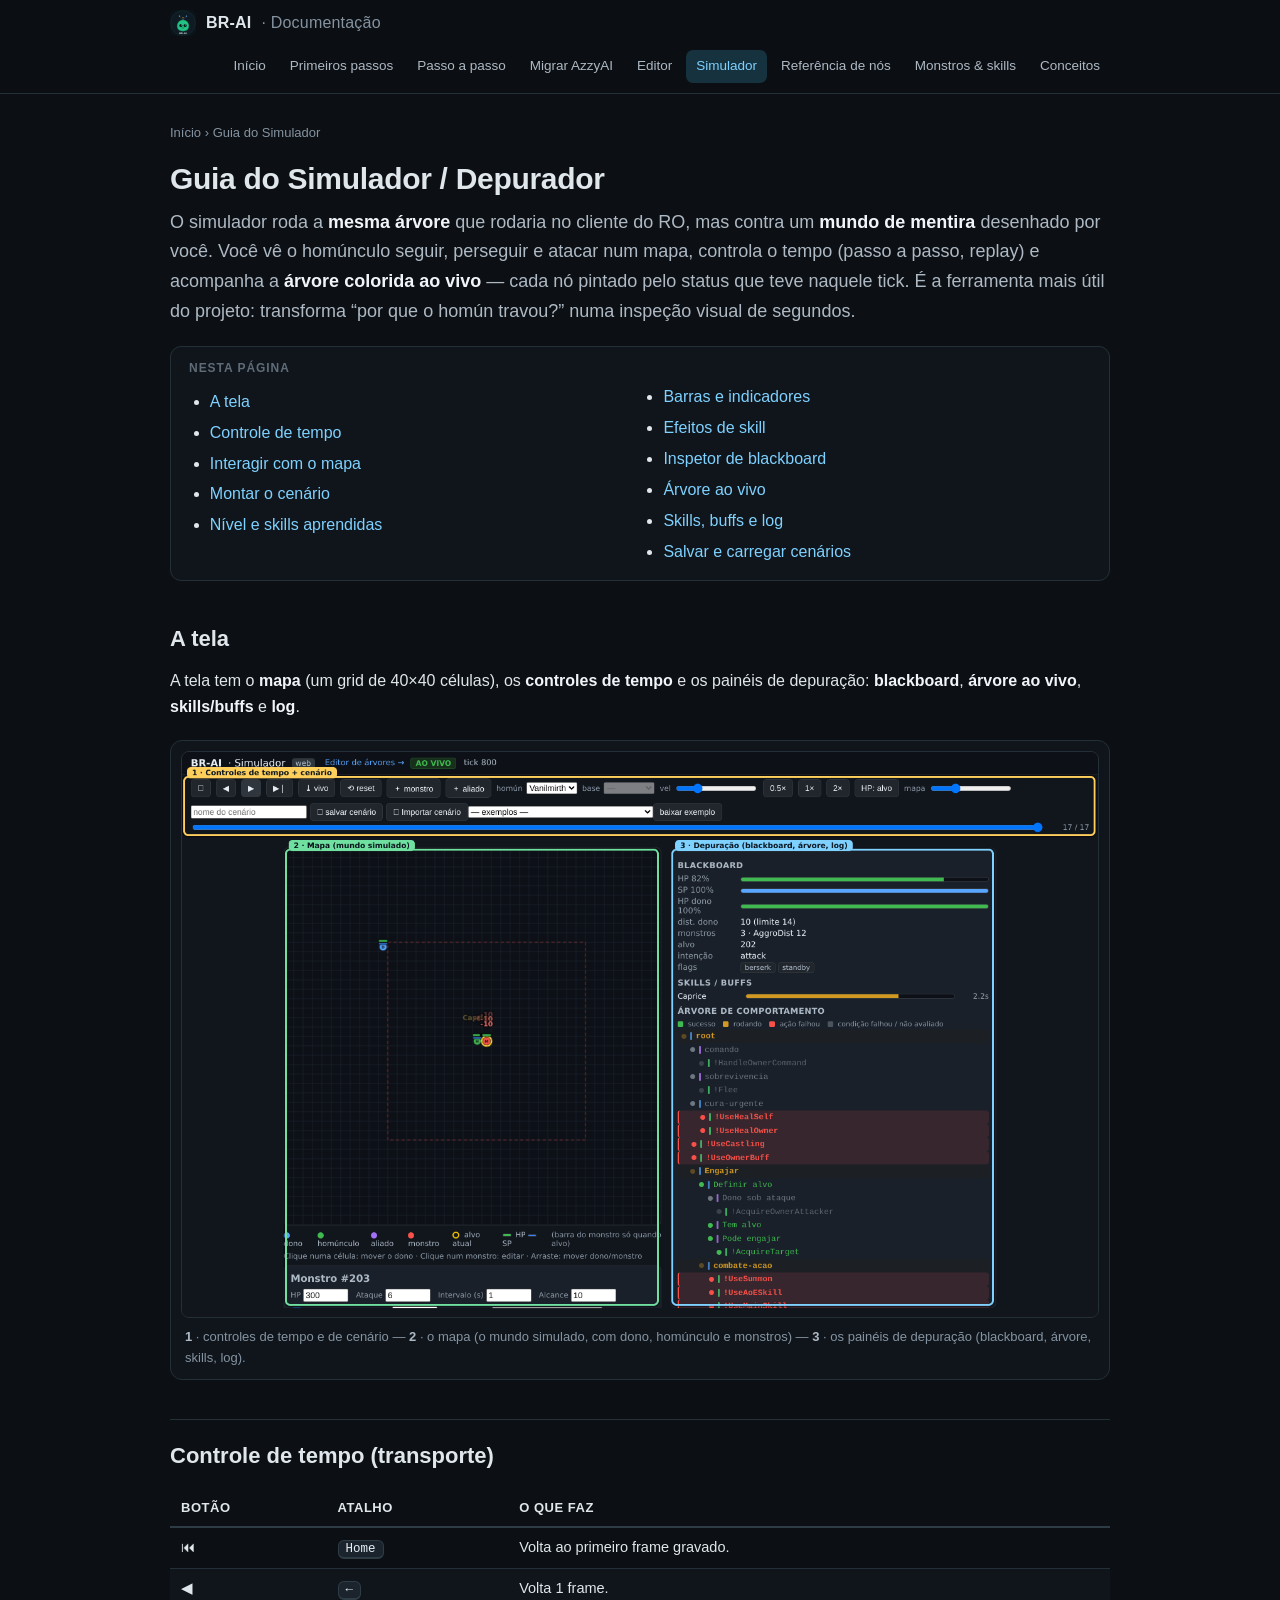
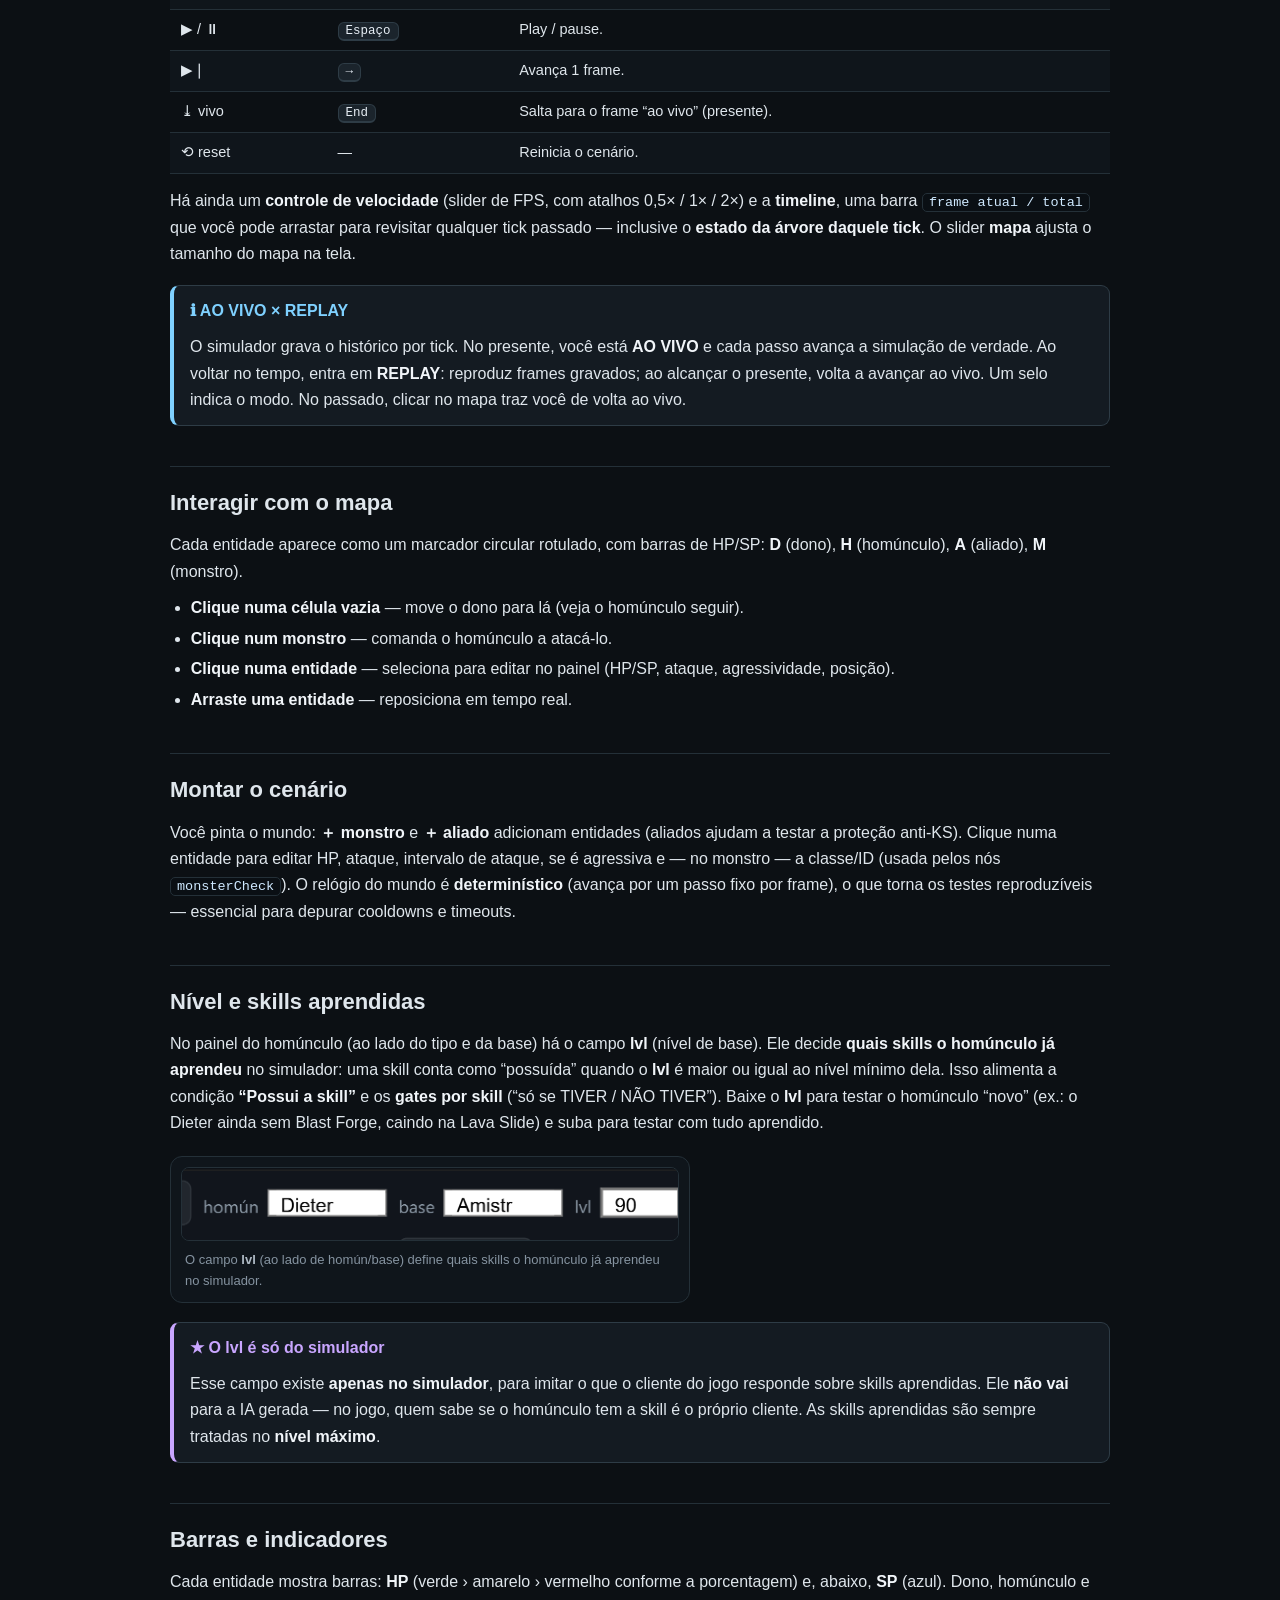
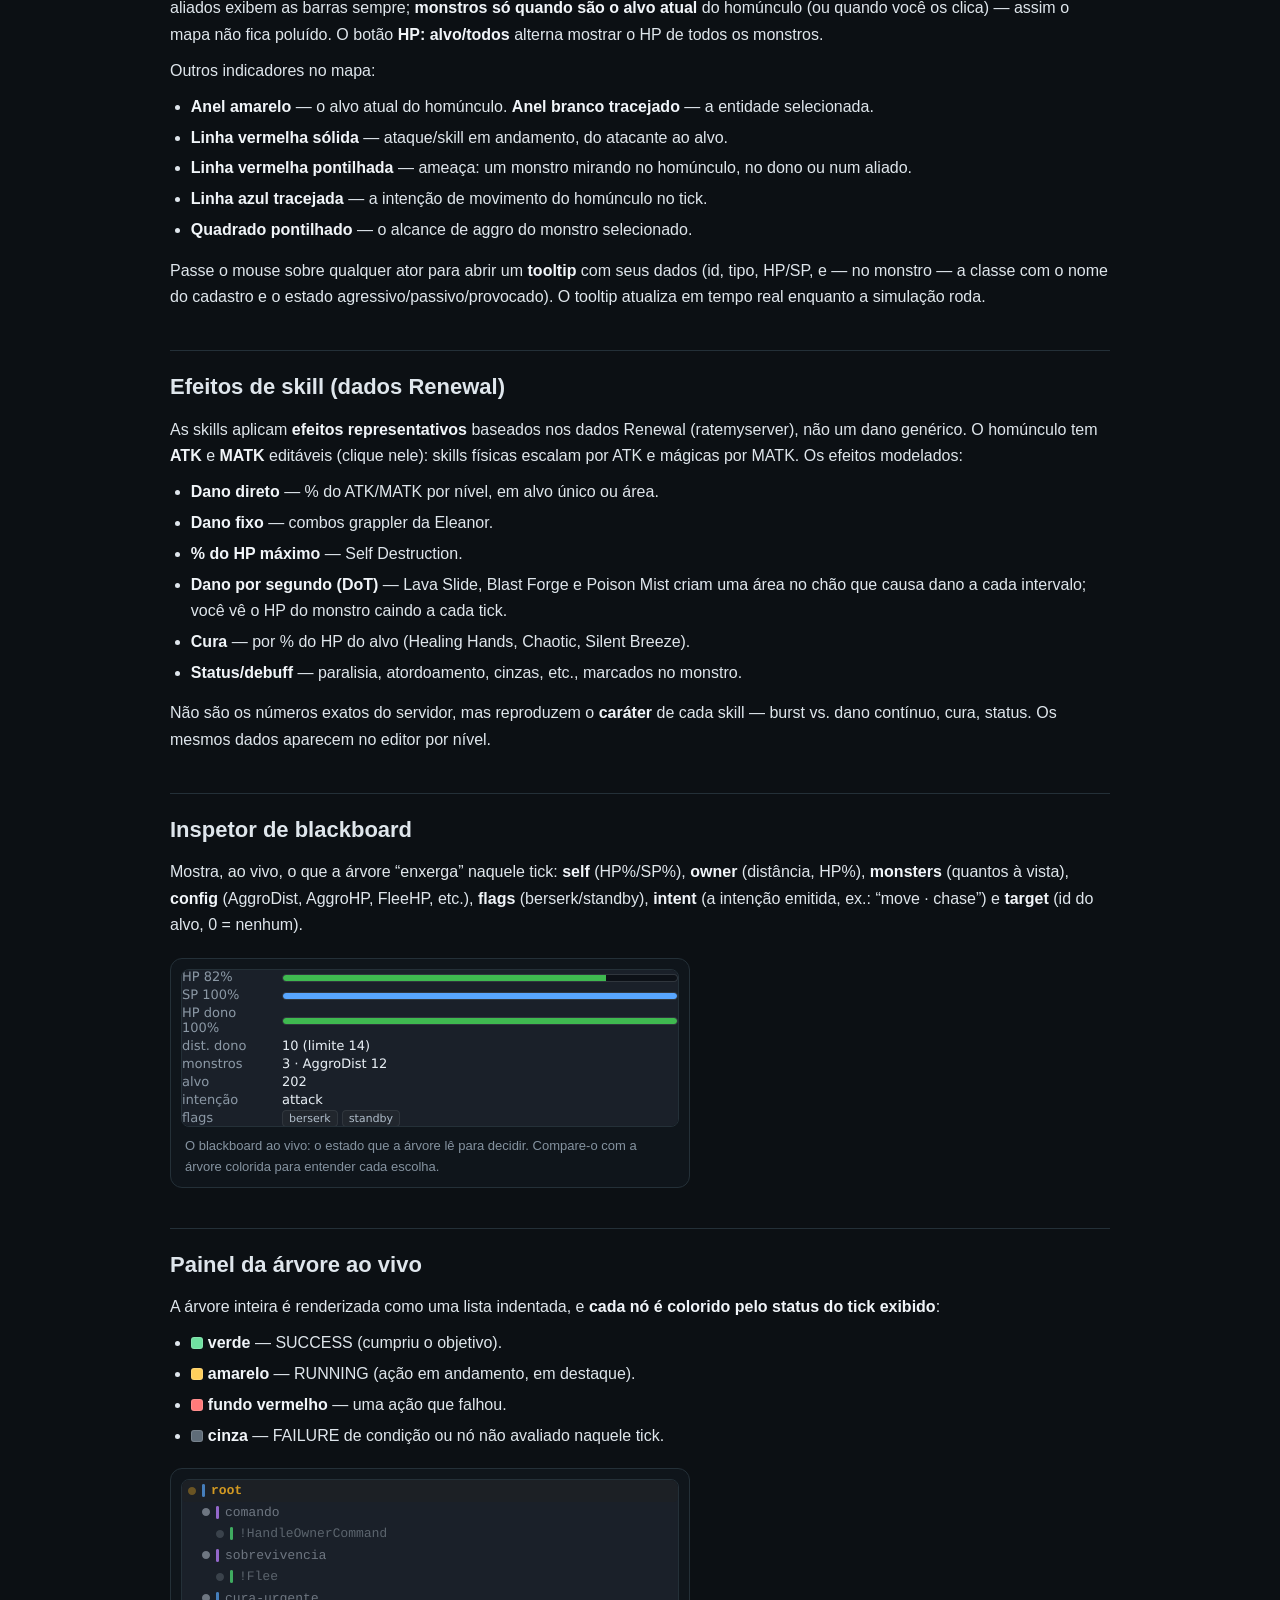
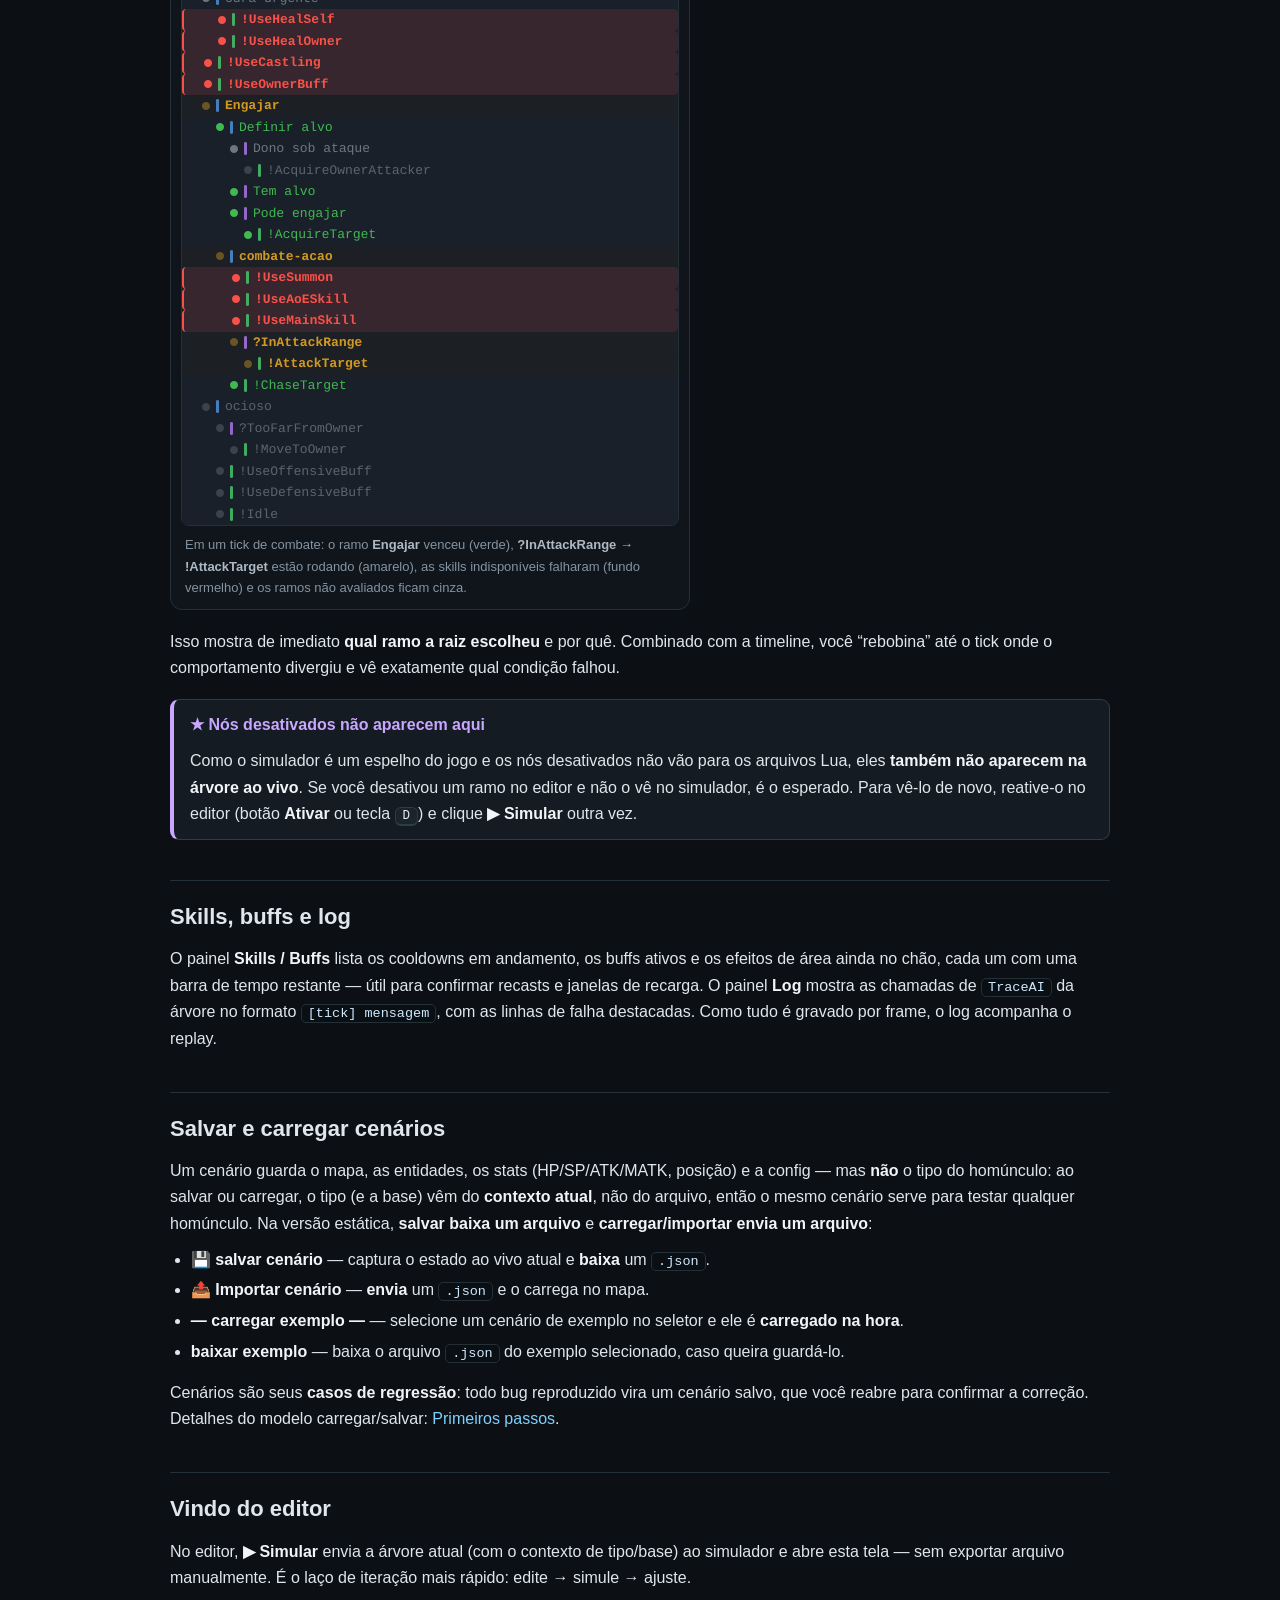
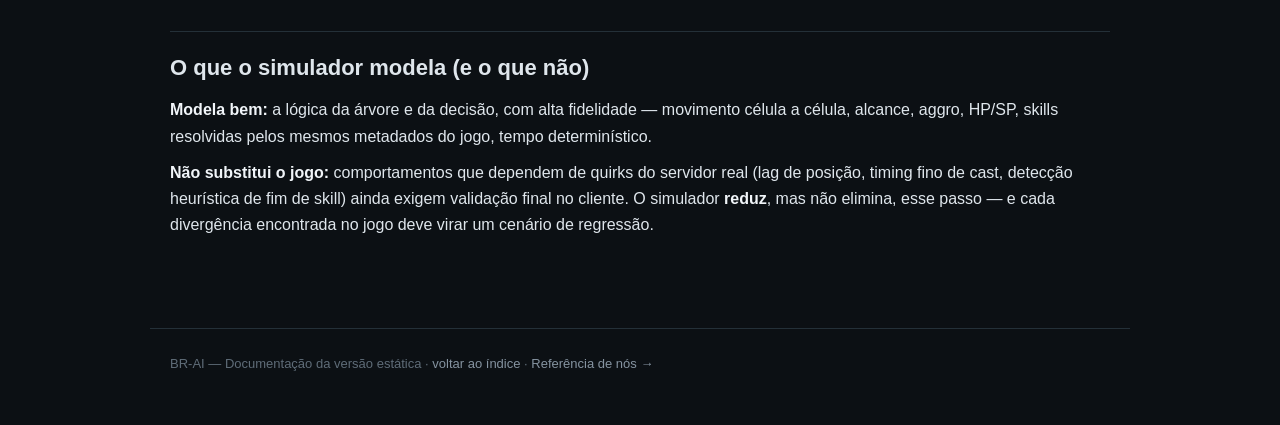
<file: docs/simulador.html>
<!DOCTYPE html>
<html lang="pt-BR">
<head>
<meta charset="UTF-8" />
<meta name="viewport" content="width=device-width, initial-scale=1" />
<title>Guia do Simulador — BR-AI</title>
<link rel="stylesheet" href="help.css" />
<link rel="icon" href="img/logo.svg" />
</head>
<body>
<header class="top">
  <div class="row">
    <a class="brand" href="index.html"><img src="img/logo.svg" alt="" /> BR-AI <span class="muted" style="font-weight:500">· Documentação</span></a>
    <nav>
      <a href="index.html">Início</a>
      <a href="primeiros-passos.html">Primeiros passos</a>
      <a href="passo-a-passo.html">Passo a passo</a>
      <a href="migrar.html">Migrar AzzyAI</a>
      <a href="editor.html">Editor</a>
      <a href="simulador.html" class="cur">Simulador</a>
      <a href="referencia-nos.html">Referência de nós</a>
      <a href="monstros-e-skills.html">Monstros &amp; skills</a>
      <a href="conceitos.html">Conceitos</a>
    </nav>
  </div>
</header>

<main>
  <div class="crumbs"><a href="index.html">Início</a> › Guia do Simulador</div>
  <h1>Guia do Simulador / Depurador</h1>
  <p class="lead">O simulador roda a <strong>mesma árvore</strong> que rodaria no cliente do RO, mas contra um <strong>mundo de mentira</strong> desenhado por você. Você vê o homúnculo seguir, perseguir e atacar num mapa, controla o tempo (passo a passo, replay) e acompanha a <strong>árvore colorida ao vivo</strong> — cada nó pintado pelo status que teve naquele tick. É a ferramenta mais útil do projeto: transforma “por que o homún travou?” numa inspeção visual de segundos.</p>

  <div class="toc">
    <div class="h">Nesta página</div>
    <ul>
      <li><a href="#tela">A tela</a></li>
      <li><a href="#tempo">Controle de tempo</a></li>
      <li><a href="#mapa">Interagir com o mapa</a></li>
      <li><a href="#cenario">Montar o cenário</a></li>
      <li><a href="#lvl">Nível e skills aprendidas</a></li>
      <li><a href="#indicadores">Barras e indicadores</a></li>
      <li><a href="#efeitos">Efeitos de skill</a></li>
      <li><a href="#blackboard">Inspetor de blackboard</a></li>
      <li><a href="#arvore">Árvore ao vivo</a></li>
      <li><a href="#log">Skills, buffs e log</a></li>
      <li><a href="#cenarios">Salvar e carregar cenários</a></li>
    </ul>
  </div>

  <h2 id="tela">A tela</h2>
  <p>A tela tem o <strong>mapa</strong> (um grid de 40×40 células), os <strong>controles de tempo</strong> e os painéis de depuração: <strong>blackboard</strong>, <strong>árvore ao vivo</strong>, <strong>skills/buffs</strong> e <strong>log</strong>.</p>
  <figure>
    <img src="img/sim-visao-geral.png" alt="Visão geral do simulador com as três áreas destacadas" />
    <figcaption><b>1</b> · controles de tempo e de cenário — <b>2</b> · o mapa (o mundo simulado, com dono, homúnculo e monstros) — <b>3</b> · os painéis de depuração (blackboard, árvore, skills, log).</figcaption>
  </figure>

  <h2 id="tempo">Controle de tempo (transporte)</h2>
  <table>
    <thead><tr><th>Botão</th><th>Atalho</th><th>O que faz</th></tr></thead>
    <tbody>
      <tr><td>⏮</td><td><kbd>Home</kbd></td><td>Volta ao primeiro frame gravado.</td></tr>
      <tr><td>◀</td><td><kbd>←</kbd></td><td>Volta 1 frame.</td></tr>
      <tr><td>▶ / ⏸</td><td><kbd>Espaço</kbd></td><td>Play / pause.</td></tr>
      <tr><td>▶❘</td><td><kbd>→</kbd></td><td>Avança 1 frame.</td></tr>
      <tr><td>⤓ vivo</td><td><kbd>End</kbd></td><td>Salta para o frame “ao vivo” (presente).</td></tr>
      <tr><td>⟲ reset</td><td>—</td><td>Reinicia o cenário.</td></tr>
    </tbody>
  </table>
  <p>Há ainda um <strong>controle de velocidade</strong> (slider de FPS, com atalhos 0,5× / 1× / 2×) e a <strong>timeline</strong>, uma barra <code>frame atual / total</code> que você pode arrastar para revisitar qualquer tick passado — inclusive o <strong>estado da árvore daquele tick</strong>. O slider <strong>mapa</strong> ajusta o tamanho do mapa na tela.</p>
  <div class="box note">
    <div class="h">ℹ AO VIVO × REPLAY</div>
    <p>O simulador grava o histórico por tick. No presente, você está <strong>AO VIVO</strong> e cada passo avança a simulação de verdade. Ao voltar no tempo, entra em <strong>REPLAY</strong>: reproduz frames gravados; ao alcançar o presente, volta a avançar ao vivo. Um selo indica o modo. No passado, clicar no mapa traz você de volta ao vivo.</p>
  </div>

  <h2 id="mapa">Interagir com o mapa</h2>
  <p>Cada entidade aparece como um marcador circular rotulado, com barras de HP/SP: <strong>D</strong> (dono), <strong>H</strong> (homúnculo), <strong>A</strong> (aliado), <strong>M</strong> (monstro).</p>
  <ul>
    <li><strong>Clique numa célula vazia</strong> — move o dono para lá (veja o homúnculo seguir).</li>
    <li><strong>Clique num monstro</strong> — comanda o homúnculo a atacá-lo.</li>
    <li><strong>Clique numa entidade</strong> — seleciona para editar no painel (HP/SP, ataque, agressividade, posição).</li>
    <li><strong>Arraste uma entidade</strong> — reposiciona em tempo real.</li>
  </ul>

  <h2 id="cenario">Montar o cenário</h2>
  <p>Você pinta o mundo: <strong>＋ monstro</strong> e <strong>＋ aliado</strong> adicionam entidades (aliados ajudam a testar a proteção anti-KS). Clique numa entidade para editar HP, ataque, intervalo de ataque, se é agressiva e — no monstro — a classe/ID (usada pelos nós <code>monsterCheck</code>). O relógio do mundo é <strong>determinístico</strong> (avança por um passo fixo por frame), o que torna os testes reproduzíveis — essencial para depurar cooldowns e timeouts.</p>
  <h2 id="lvl">Nível e skills aprendidas</h2>
  <p>No painel do homúnculo (ao lado do tipo e da base) há o campo <strong>lvl</strong> (nível de base). Ele decide <strong>quais skills o homúnculo já aprendeu</strong> no simulador: uma skill conta como “possuída” quando o <strong>lvl</strong> é maior ou igual ao nível mínimo dela. Isso alimenta a condição <strong>“Possui a skill”</strong> e os <strong>gates por skill</strong> (“só se TIVER / NÃO TIVER”). Baixe o <strong>lvl</strong> para testar o homúnculo “novo” (ex.: o Dieter ainda sem Blast Forge, caindo na Lava Slide) e suba para testar com tudo aprendido.</p>
  <figure class="inline">
    <img src="img/sim-lvl.png" alt="Campo lvl do homúnculo no simulador, ao lado de homún e base" />
    <figcaption>O campo <b>lvl</b> (ao lado de homún/base) define quais skills o homúnculo já aprendeu no simulador.</figcaption>
  </figure>
  <div class="box key">
    <div class="h">★ O lvl é só do simulador</div>
    <p>Esse campo existe <strong>apenas no simulador</strong>, para imitar o que o cliente do jogo responde sobre skills aprendidas. Ele <strong>não vai</strong> para a IA gerada — no jogo, quem sabe se o homúnculo tem a skill é o próprio cliente. As skills aprendidas são sempre tratadas no <strong>nível máximo</strong>.</p>
  </div>

  <h2 id="indicadores">Barras e indicadores</h2>
  <p>Cada entidade mostra barras: <strong>HP</strong> (verde › amarelo › vermelho conforme a porcentagem) e, abaixo, <strong>SP</strong> (azul). Dono, homúnculo e aliados exibem as barras sempre; <strong>monstros só quando são o alvo atual</strong> do homúnculo (ou quando você os clica) — assim o mapa não fica poluído. O botão <strong>HP: alvo/todos</strong> alterna mostrar o HP de todos os monstros.</p>
  <p>Outros indicadores no mapa:</p>
  <ul>
    <li><strong>Anel amarelo</strong> — o alvo atual do homúnculo. <strong>Anel branco tracejado</strong> — a entidade selecionada.</li>
    <li><strong>Linha vermelha sólida</strong> — ataque/skill em andamento, do atacante ao alvo.</li>
    <li><strong>Linha vermelha pontilhada</strong> — ameaça: um monstro mirando no homúnculo, no dono ou num aliado.</li>
    <li><strong>Linha azul tracejada</strong> — a intenção de movimento do homúnculo no tick.</li>
    <li><strong>Quadrado pontilhado</strong> — o alcance de aggro do monstro selecionado.</li>
  </ul>
  <p>Passe o mouse sobre qualquer ator para abrir um <strong>tooltip</strong> com seus dados (id, tipo, HP/SP, e — no monstro — a classe com o nome do cadastro e o estado agressivo/passivo/provocado). O tooltip atualiza em tempo real enquanto a simulação roda.</p>

  <h2 id="efeitos">Efeitos de skill (dados Renewal)</h2>
  <p>As skills aplicam <strong>efeitos representativos</strong> baseados nos dados Renewal (ratemyserver), não um dano genérico. O homúnculo tem <strong>ATK</strong> e <strong>MATK</strong> editáveis (clique nele): skills físicas escalam por ATK e mágicas por MATK. Os efeitos modelados:</p>
  <ul>
    <li><strong>Dano direto</strong> — % do ATK/MATK por nível, em alvo único ou área.</li>
    <li><strong>Dano fixo</strong> — combos grappler da Eleanor.</li>
    <li><strong>% do HP máximo</strong> — Self Destruction.</li>
    <li><strong>Dano por segundo (DoT)</strong> — Lava Slide, Blast Forge e Poison Mist criam uma área no chão que causa dano a cada intervalo; você vê o HP do monstro caindo a cada tick.</li>
    <li><strong>Cura</strong> — por % do HP do alvo (Healing Hands, Chaotic, Silent Breeze).</li>
    <li><strong>Status/debuff</strong> — paralisia, atordoamento, cinzas, etc., marcados no monstro.</li>
  </ul>
  <p>Não são os números exatos do servidor, mas reproduzem o <strong>caráter</strong> de cada skill — burst vs. dano contínuo, cura, status. Os mesmos dados aparecem no editor por nível.</p>

  <h2 id="blackboard">Inspetor de blackboard</h2>
  <p>Mostra, ao vivo, o que a árvore “enxerga” naquele tick: <strong>self</strong> (HP%/SP%), <strong>owner</strong> (distância, HP%), <strong>monsters</strong> (quantos à vista), <strong>config</strong> (AggroDist, AggroHP, FleeHP, etc.), <strong>flags</strong> (berserk/standby), <strong>intent</strong> (a intenção emitida, ex.: “move · chase”) e <strong>target</strong> (id do alvo, 0 = nenhum).</p>
  <figure class="inline">
    <img src="img/sim-blackboard.png" alt="Painel de blackboard do simulador" />
    <figcaption>O blackboard ao vivo: o estado que a árvore lê para decidir. Compare-o com a árvore colorida para entender cada escolha.</figcaption>
  </figure>

  <h2 id="arvore">Painel da árvore ao vivo</h2>
  <p>A árvore inteira é renderizada como uma lista indentada, e <strong>cada nó é colorido pelo status do tick exibido</strong>:</p>
  <ul>
    <li><span class="sw ok"></span><strong>verde</strong> — SUCCESS (cumpriu o objetivo).</li>
    <li><span class="sw run"></span><strong>amarelo</strong> — RUNNING (ação em andamento, em destaque).</li>
    <li><span class="sw fail"></span><strong>fundo vermelho</strong> — uma ação que falhou.</li>
    <li><span class="sw none"></span><strong>cinza</strong> — FAILURE de condição ou nó não avaliado naquele tick.</li>
  </ul>
  <figure class="inline">
    <img src="img/sim-arvore-viva.png" alt="Painel da árvore de comportamento colorida ao vivo" />
    <figcaption>Em um tick de combate: o ramo <b>Engajar</b> venceu (verde), <b>?InAttackRange → !AttackTarget</b> estão rodando (amarelo), as skills indisponíveis falharam (fundo vermelho) e os ramos não avaliados ficam cinza.</figcaption>
  </figure>
  <p>Isso mostra de imediato <strong>qual ramo a raiz escolheu</strong> e por quê. Combinado com a timeline, você “rebobina” até o tick onde o comportamento divergiu e vê exatamente qual condição falhou.</p>
  <div class="box key">
    <div class="h">★ Nós desativados não aparecem aqui</div>
    <p>Como o simulador é um espelho do jogo e os nós desativados não vão para os arquivos Lua, eles <strong>também não aparecem na árvore ao vivo</strong>. Se você desativou um ramo no editor e não o vê no simulador, é o esperado. Para vê-lo de novo, reative-o no editor (botão <strong>Ativar</strong> ou tecla <kbd>D</kbd>) e clique <strong>▶ Simular</strong> outra vez.</p>
  </div>

  <h2 id="log">Skills, buffs e log</h2>
  <p>O painel <strong>Skills / Buffs</strong> lista os cooldowns em andamento, os buffs ativos e os efeitos de área ainda no chão, cada um com uma barra de tempo restante — útil para confirmar recasts e janelas de recarga. O painel <strong>Log</strong> mostra as chamadas de <code>TraceAI</code> da árvore no formato <code>[tick] mensagem</code>, com as linhas de falha destacadas. Como tudo é gravado por frame, o log acompanha o replay.</p>

  <h2 id="cenarios">Salvar e carregar cenários</h2>
  <p>Um cenário guarda o mapa, as entidades, os stats (HP/SP/ATK/MATK, posição) e a config — mas <strong>não</strong> o tipo do homúnculo: ao salvar ou carregar, o tipo (e a base) vêm do <strong>contexto atual</strong>, não do arquivo, então o mesmo cenário serve para testar qualquer homúnculo. Na versão estática, <strong>salvar baixa um arquivo</strong> e <strong>carregar/importar envia um arquivo</strong>:</p>
  <ul>
    <li><strong>💾 salvar cenário</strong> — captura o estado ao vivo atual e <strong>baixa</strong> um <code>.json</code>.</li>
    <li><strong>📤 Importar cenário</strong> — <strong>envia</strong> um <code>.json</code> e o carrega no mapa.</li>
    <li><strong>— carregar exemplo —</strong> — selecione um cenário de exemplo no seletor e ele é <strong>carregado na hora</strong>.</li>
    <li><strong>baixar exemplo</strong> — baixa o arquivo <code>.json</code> do exemplo selecionado, caso queira guardá-lo.</li>
  </ul>
  <p>Cenários são seus <strong>casos de regressão</strong>: todo bug reproduzido vira um cenário salvo, que você reabre para confirmar a correção. Detalhes do modelo carregar/salvar: <a href="primeiros-passos.html#dados">Primeiros passos</a>.</p>

  <h2 id="editor">Vindo do editor</h2>
  <p>No editor, <strong>▶ Simular</strong> envia a árvore atual (com o contexto de tipo/base) ao simulador e abre esta tela — sem exportar arquivo manualmente. É o laço de iteração mais rápido: edite → simule → ajuste.</p>

  <h2>O que o simulador modela (e o que não)</h2>
  <p><strong>Modela bem:</strong> a lógica da árvore e da decisão, com alta fidelidade — movimento célula a célula, alcance, aggro, HP/SP, skills resolvidas pelos mesmos metadados do jogo, tempo determinístico.</p>
  <p><strong>Não substitui o jogo:</strong> comportamentos que dependem de quirks do servidor real (lag de posição, timing fino de cast, detecção heurística de fim de skill) ainda exigem validação final no cliente. O simulador <strong>reduz</strong>, mas não elimina, esse passo — e cada divergência encontrada no jogo deve virar um cenário de regressão.</p>
</main>

<footer>
  BR-AI — Documentação da versão estática · <a href="index.html">voltar ao índice</a> · <a href="referencia-nos.html">Referência de nós →</a>
</footer>
</body>
</html>
</file>
<file: docs/help.css>
/* help.css — estilo do site de documentação estática do BR-AI.
   Tema escuro coeso com o app, otimizado para leitura. */
:root{
  --bg:#0c1014; --bg2:#11171d; --card:#141b22; --card2:#0f151b;
  --ink:#dfe6ec; --ink2:#aeb9c4; --mut:#8593a0; --faint:#5f6c78;
  --line:#243038; --line2:#2e3c46;
  --acc:#7fd1ff; --acc2:#6fe0a0; --warn:#ffcf5c; --bad:#ff7a7a; --viol:#c9a6ff;
  --code:#0a0e12; --kbdbg:#1b242c;
  --maxw:980px;
}
*{box-sizing:border-box}
html{scroll-behavior:smooth}
body{
  margin:0; background:var(--bg); color:var(--ink);
  font:16px/1.65 -apple-system,BlinkMacSystemFont,"Segoe UI",Roboto,Helvetica,Arial,sans-serif;
  -webkit-font-smoothing:antialiased;
}
a{color:var(--acc); text-decoration:none}
a:hover{text-decoration:underline}

/* ---- top nav ---- */
header.top{
  position:sticky; top:0; z-index:50; background:rgba(12,16,20,.92);
  backdrop-filter:saturate(140%) blur(8px); border-bottom:1px solid var(--line);
}
header.top .row{max-width:var(--maxw); margin:0 auto; display:flex; align-items:center; gap:14px; padding:10px 20px; flex-wrap:wrap}
header.top .brand{display:flex; align-items:center; gap:10px; font-weight:800; letter-spacing:.2px; color:var(--ink)}
header.top .brand img{width:26px; height:26px; border-radius:6px; display:block}
header.top nav{display:flex; gap:4px; flex-wrap:wrap; margin-left:auto}
header.top nav a{
  color:var(--ink2); padding:5px 10px; border-radius:7px; font-size:13.5px; white-space:nowrap;
}
header.top nav a:hover{background:var(--bg2); color:var(--ink); text-decoration:none}
header.top nav a.cur{background:#16323f; color:var(--acc)}

/* ---- layout ---- */
main{max-width:var(--maxw); margin:0 auto; padding:26px 20px 80px}
.crumbs{font-size:13px; color:var(--mut); margin:2px 0 18px}
.crumbs a{color:var(--mut)}
h1{font-size:30px; line-height:1.2; margin:.2em 0 .35em; letter-spacing:-.01em}
h2{font-size:22px; margin:1.8em 0 .5em; padding-top:.3em; border-top:1px solid var(--line); padding-top:18px}
h2:first-of-type{border-top:0; padding-top:0}
h3{font-size:17px; margin:1.4em 0 .4em; color:var(--ink)}
p{margin:.6em 0}
.lead{font-size:18px; color:var(--ink2); margin:.4em 0 1em}
ul,ol{margin:.5em 0 .9em; padding-left:1.3em}
li{margin:.28em 0}
strong{color:#f1f5f9}
hr{border:0; border-top:1px solid var(--line); margin:2em 0}
small,.muted{color:var(--mut)}

/* ---- code ---- */
code{background:#0a0f14; border:1px solid var(--line); border-radius:5px; padding:1px 6px; font:13.5px/1.5 ui-monospace,SFMono-Regular,Menlo,Consolas,monospace; color:#cfe9ff}
pre{background:var(--code); border:1px solid var(--line); border-radius:10px; padding:14px 16px; overflow:auto; margin:1em 0}
pre code{background:none; border:0; padding:0; color:#cbd6e2}
kbd{display:inline-block; background:var(--kbdbg); border:1px solid var(--line2); border-bottom-width:2px; border-radius:6px; padding:1px 7px; font:12.5px ui-monospace,monospace; color:#e7eef5; min-width:18px; text-align:center}

/* ---- figures / screenshots ---- */
figure{margin:1.2em 0; background:var(--card2); border:1px solid var(--line); border-radius:12px; padding:10px; }
figure img{display:block; width:100%; height:auto; border-radius:8px; border:1px solid var(--line)}
figure.inline{max-width:520px}
figure.narrow{max-width:380px; margin-left:0}
figcaption{color:var(--mut); font-size:13px; margin-top:8px; padding:0 4px}
figcaption b{color:var(--ink2)}

/* ---- callouts ---- */
.box{border:1px solid var(--line2); border-left-width:4px; border-radius:9px; padding:12px 16px; margin:1.1em 0; background:var(--card)}
.box p:first-child{margin-top:0}.box p:last-child{margin-bottom:0}
.box .h{font-weight:700; margin-bottom:.2em; display:flex; align-items:center; gap:8px}
.box.note{border-left-color:var(--acc)} .box.note .h{color:var(--acc)}
.box.tip{border-left-color:var(--acc2)} .box.tip .h{color:var(--acc2)}
.box.warn{border-left-color:var(--warn)} .box.warn .h{color:var(--warn)}
.box.key{border-left-color:var(--viol)} .box.key .h{color:var(--viol)}

/* ---- tables ---- */
table{width:100%; border-collapse:collapse; margin:1em 0; font-size:14.5px}
th,td{text-align:left; padding:8px 11px; border-bottom:1px solid var(--line); vertical-align:top}
thead th{color:var(--ink); border-bottom:2px solid var(--line2); font-size:13px; text-transform:uppercase; letter-spacing:.04em}
tbody tr:nth-child(even){background:#0f151b}
td code{white-space:nowrap}

/* ---- index hero + cards ---- */
.hero{display:flex; gap:22px; align-items:center; margin:8px 0 6px; flex-wrap:wrap}
.hero img{width:96px; height:96px; border-radius:18px; border:1px solid var(--line); box-shadow:0 10px 30px rgba(0,0,0,.4)}
.hero .t h1{margin:.1em 0}
.cards{display:grid; grid-template-columns:repeat(auto-fill,minmax(260px,1fr)); gap:14px; margin:1.3em 0}
.card{display:block; background:var(--card); border:1px solid var(--line); border-radius:13px; padding:16px 17px; transition:border-color .15s, transform .15s, background .15s}
.card:hover{border-color:var(--acc); background:#15202a; text-decoration:none; transform:translateY(-2px)}
.card .k{font-size:12px; color:var(--faint); font-weight:700; letter-spacing:.08em; text-transform:uppercase}
.card h3{margin:.25em 0 .3em; color:var(--ink)}
.card p{margin:0; color:var(--ink2); font-size:14px}

/* ---- step list ---- */
ol.steps{counter-reset:s; list-style:none; padding-left:0; margin:1.1em 0}
ol.steps>li{position:relative; padding:4px 0 14px 46px; margin:0}
ol.steps>li:before{counter-increment:s; content:counter(s); position:absolute; left:0; top:0; width:32px; height:32px; border-radius:50%; background:#16323f; color:var(--acc); font-weight:800; display:flex; align-items:center; justify-content:center; border:1px solid var(--line2)}
ol.steps>li.last{padding-bottom:0}

/* swatches for tree colors */
.sw{display:inline-block; width:12px; height:12px; border-radius:3px; vertical-align:-1px; margin-right:5px; border:1px solid rgba(255,255,255,.15)}
.sw.ok{background:#6fe0a0}.sw.run{background:#ffcf5c}.sw.fail{background:#ff7a7a}.sw.none{background:#5f6c78}.sw.off{background:#3a4753}

/* footer */
footer{max-width:var(--maxw); margin:0 auto; padding:24px 20px 50px; color:var(--faint); font-size:13px; border-top:1px solid var(--line)}
footer a{color:var(--mut)}

.toc{background:var(--card2); border:1px solid var(--line); border-radius:11px; padding:12px 18px; margin:1.2em 0}
.toc .h{font-size:12px; text-transform:uppercase; letter-spacing:.08em; color:var(--faint); font-weight:700; margin-bottom:6px}
.toc ul{margin:.2em 0; columns:2; column-gap:26px}
@media(max-width:640px){ .toc ul{columns:1} header.top nav{width:100%; margin-left:0} h1{font-size:25px} }
</file>
